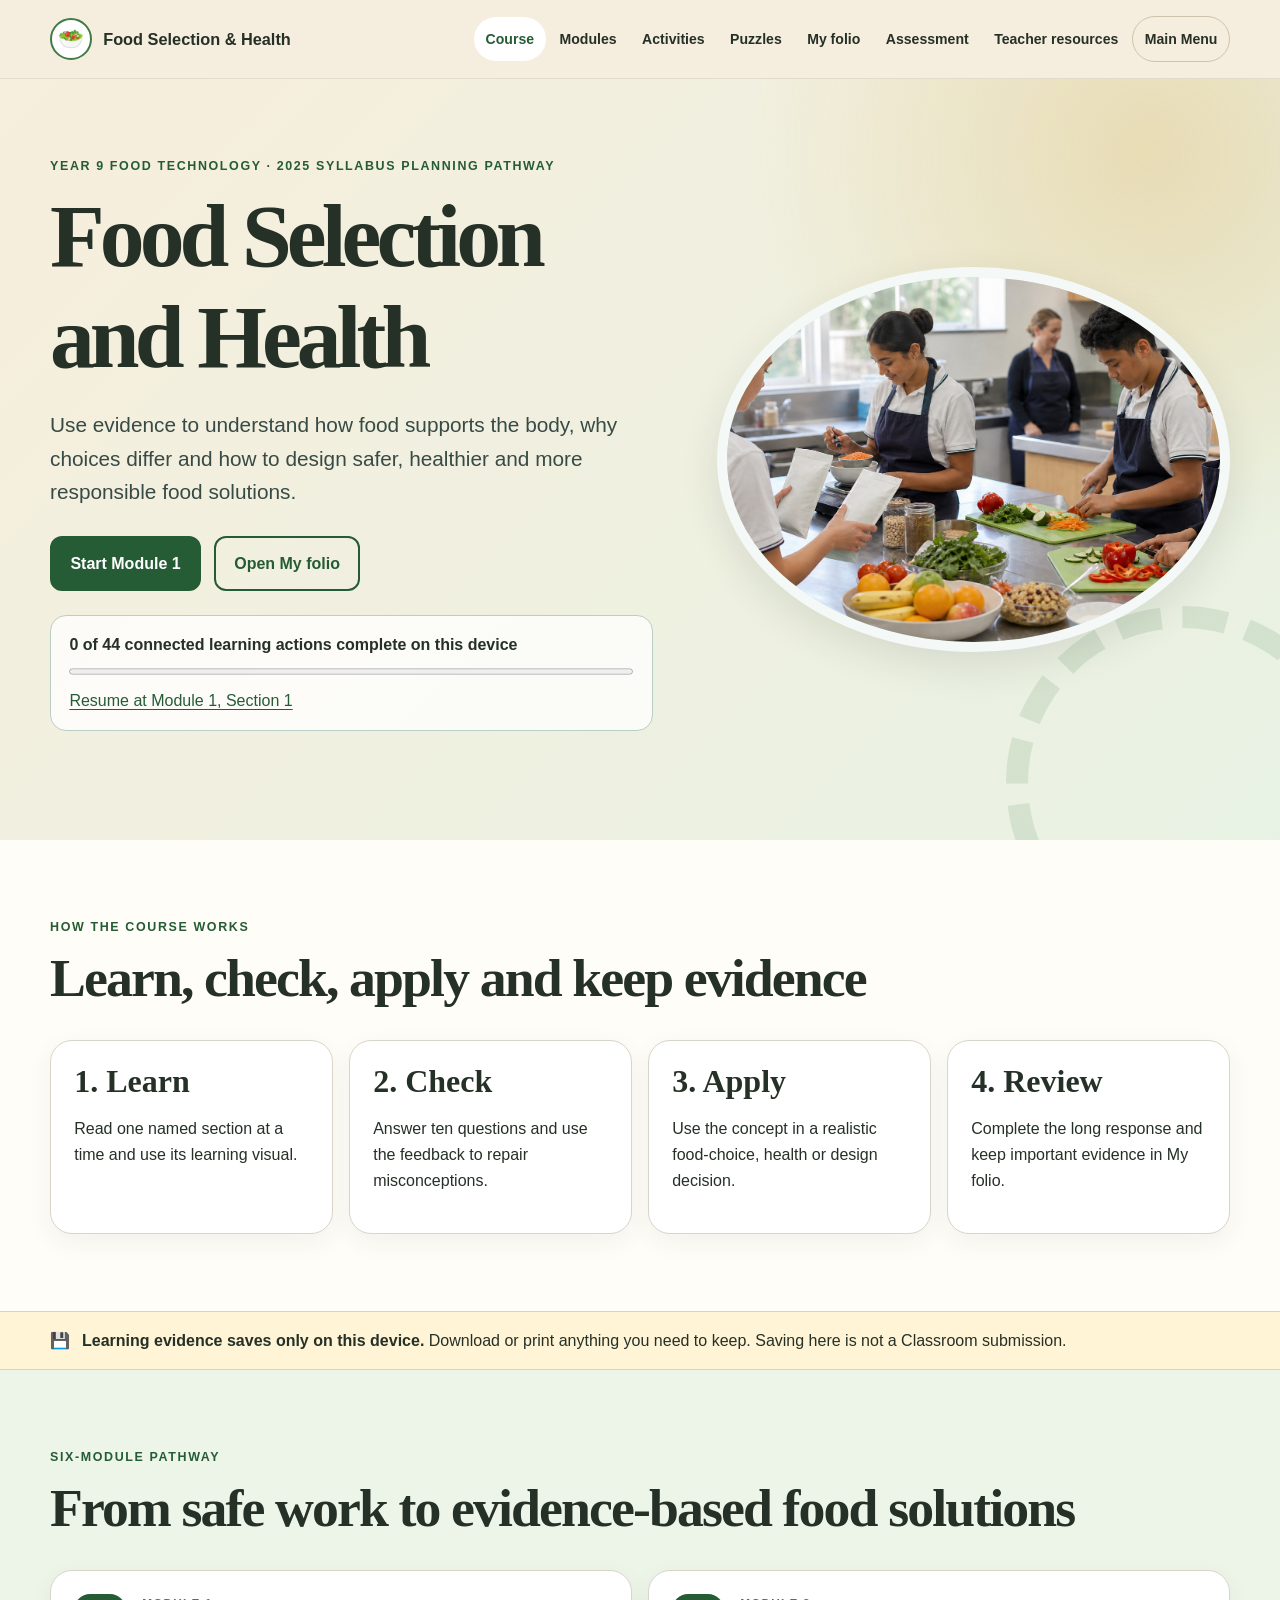
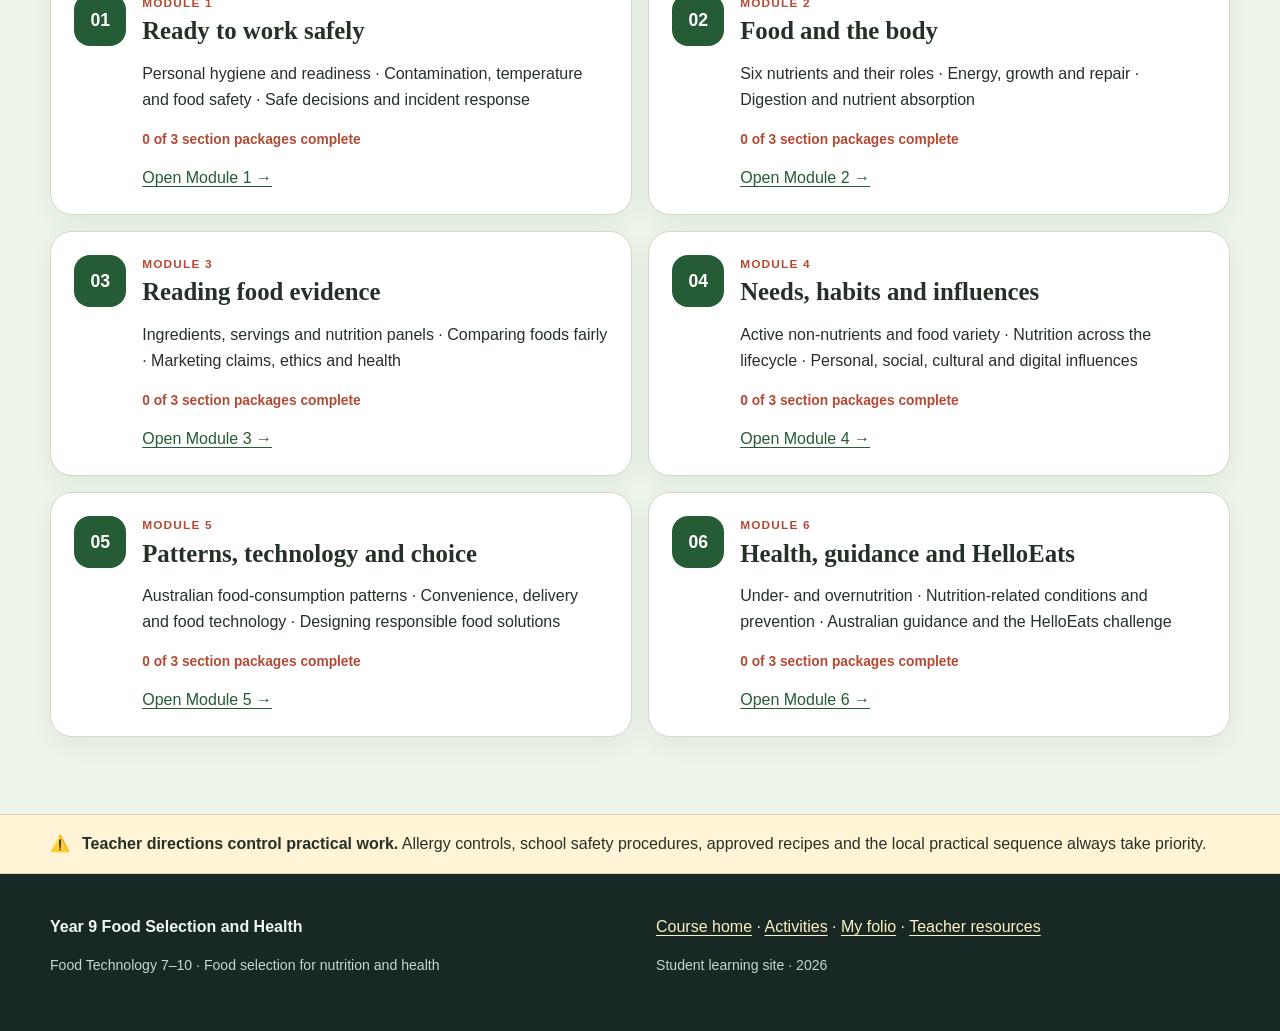
<file: index.html>
<!doctype html>
<html lang="en-AU"><head><meta charset="utf-8"><meta name="viewport" content="width=device-width, initial-scale=1"><meta name="description" content="Year 9 Food Selection and Health, a source-grounded Food Technology guided course."><title>Student Course | Food Selection and Health</title><link rel="stylesheet" href="assets/styles.css?v=20260828-uniform-ellipse"></head>
<body><a class="skip-link" href="#main">Skip to course content</a>
  <header class="site-header"><div class="nav-wrap">
    <a class="brand" href="index.html"><span class="brand-mark" aria-hidden="true">🥗</span><span>Food Selection &amp; Health</span></a>
    <button class="nav-toggle" aria-expanded="false" aria-controls="site-nav">Menu</button>
    <nav class="site-nav" id="site-nav" aria-label="Main navigation">
      <a aria-current="page" href="index.html">Course</a>
      <a href="index.html#modules">Modules</a>
      <a href="activities.html">Activities</a>
      <a href="puzzles.html">Puzzles</a>
      <a href="folio.html">My folio</a>
      <a href="assessment.html">Assessment</a>
      <a href="teacher-resources.html">Teacher resources</a>
      <a href="https://stevencowell.github.io/Main-Page/">Main Menu</a>
    </nav>
  </div></header><main id="main"><section class="hero"><div class="hero-inner"><div><p class="eyebrow">Year 9 Food Technology · 2025 syllabus planning pathway</p><h1>Food Selection and Health</h1><p class="lede">Use evidence to understand how food supports the body, why choices differ and how to design safer, healthier and more responsible food solutions.</p><div class="hero-actions"><a class="button" href="modules/module-01.html">Start Module 1</a><a class="button secondary" href="folio.html">Open My folio</a></div><div class="course-progress-panel"><p data-course-progress>0 of 44 connected learning actions complete on this device</p><progress data-course-progress-bar value="0" max="44">0 of 44</progress><a data-course-resume href="modules/module-01.html#m01-s1-package">Resume at Module 1, Section 1</a></div></div><figure class="hero-image"><img src="assets/food-selection-health-hero.png" alt="Four Year 9 food technology students compare plain packages, measure ingredients and safely prepare vegetables, grains and legumes at a clean classroom bench under teacher supervision."></figure></div></section>
  <section><div class="wrap"><p class="eyebrow">How the course works</p><h2>Learn, check, apply and keep evidence</h2><div class="rhythm-grid"><article class="card"><h3>1. Learn</h3><p>Read one named section at a time and use its learning visual.</p></article><article class="card"><h3>2. Check</h3><p>Answer ten questions and use the feedback to repair misconceptions.</p></article><article class="card"><h3>3. Apply</h3><p>Use the concept in a realistic food-choice, health or design decision.</p></article><article class="card"><h3>4. Review</h3><p>Complete the long response and keep important evidence in My folio.</p></article></div></div></section>
  <div class="save-note"><div class="wrap"><span aria-hidden="true">💾</span><span><strong>Learning evidence saves only on this device.</strong> Download or print anything you need to keep. Saving here is not a Classroom submission.</span></div></div>
  <section class="soft" id="modules"><div class="wrap"><p class="eyebrow">Six-module pathway</p><h2>From safe work to evidence-based food solutions</h2><div class="module-grid"><article class="card module-card"><div class="module-number">01</div><div><p class="module-stage">Module 1</p><h3>Ready to work safely</h3><p>Personal hygiene and readiness · Contamination, temperature and food safety · Safe decisions and incident response</p><p class="card-progress" data-card-progress="m01">0 of 3 section packages complete</p><a href="modules/module-01.html">Open Module 1 <span aria-hidden="true">→</span></a></div></article><article class="card module-card"><div class="module-number">02</div><div><p class="module-stage">Module 2</p><h3>Food and the body</h3><p>Six nutrients and their roles · Energy, growth and repair · Digestion and nutrient absorption</p><p class="card-progress" data-card-progress="m02">0 of 3 section packages complete</p><a href="modules/module-02.html">Open Module 2 <span aria-hidden="true">→</span></a></div></article><article class="card module-card"><div class="module-number">03</div><div><p class="module-stage">Module 3</p><h3>Reading food evidence</h3><p>Ingredients, servings and nutrition panels · Comparing foods fairly · Marketing claims, ethics and health</p><p class="card-progress" data-card-progress="m03">0 of 3 section packages complete</p><a href="modules/module-03.html">Open Module 3 <span aria-hidden="true">→</span></a></div></article><article class="card module-card"><div class="module-number">04</div><div><p class="module-stage">Module 4</p><h3>Needs, habits and influences</h3><p>Active non-nutrients and food variety · Nutrition across the lifecycle · Personal, social, cultural and digital influences</p><p class="card-progress" data-card-progress="m04">0 of 3 section packages complete</p><a href="modules/module-04.html">Open Module 4 <span aria-hidden="true">→</span></a></div></article><article class="card module-card"><div class="module-number">05</div><div><p class="module-stage">Module 5</p><h3>Patterns, technology and choice</h3><p>Australian food-consumption patterns · Convenience, delivery and food technology · Designing responsible food solutions</p><p class="card-progress" data-card-progress="m05">0 of 3 section packages complete</p><a href="modules/module-05.html">Open Module 5 <span aria-hidden="true">→</span></a></div></article><article class="card module-card"><div class="module-number">06</div><div><p class="module-stage">Module 6</p><h3>Health, guidance and HelloEats</h3><p>Under- and overnutrition · Nutrition-related conditions and prevention · Australian guidance and the HelloEats challenge</p><p class="card-progress" data-card-progress="m06">0 of 3 section packages complete</p><a href="modules/module-06.html">Open Module 6 <span aria-hidden="true">→</span></a></div></article></div></div></section>
  <section class="authority-note"><div class="wrap"><span aria-hidden="true">⚠️</span><span><strong>Teacher directions control practical work.</strong> Allergy controls, school safety procedures, approved recipes and the local practical sequence always take priority.</span></div></section></main>
  <footer class="footer"><div class="wrap footer-grid"><div><strong>Year 9 Food Selection and Health</strong><p class="fine">Food Technology 7–10 · Food selection for nutrition and health</p></div><div><a href="index.html">Course home</a> · <a href="activities.html">Activities</a> · <a href="folio.html">My folio</a> · <a href="teacher-resources.html">Teacher resources</a><p class="fine">Student learning site · <span data-year></span></p></div></div></footer><script src="assets/shared.js"></script><script src="assets/course-system-data.js"></script><script src="assets/course-progress.js"></script></body></html>
</file>
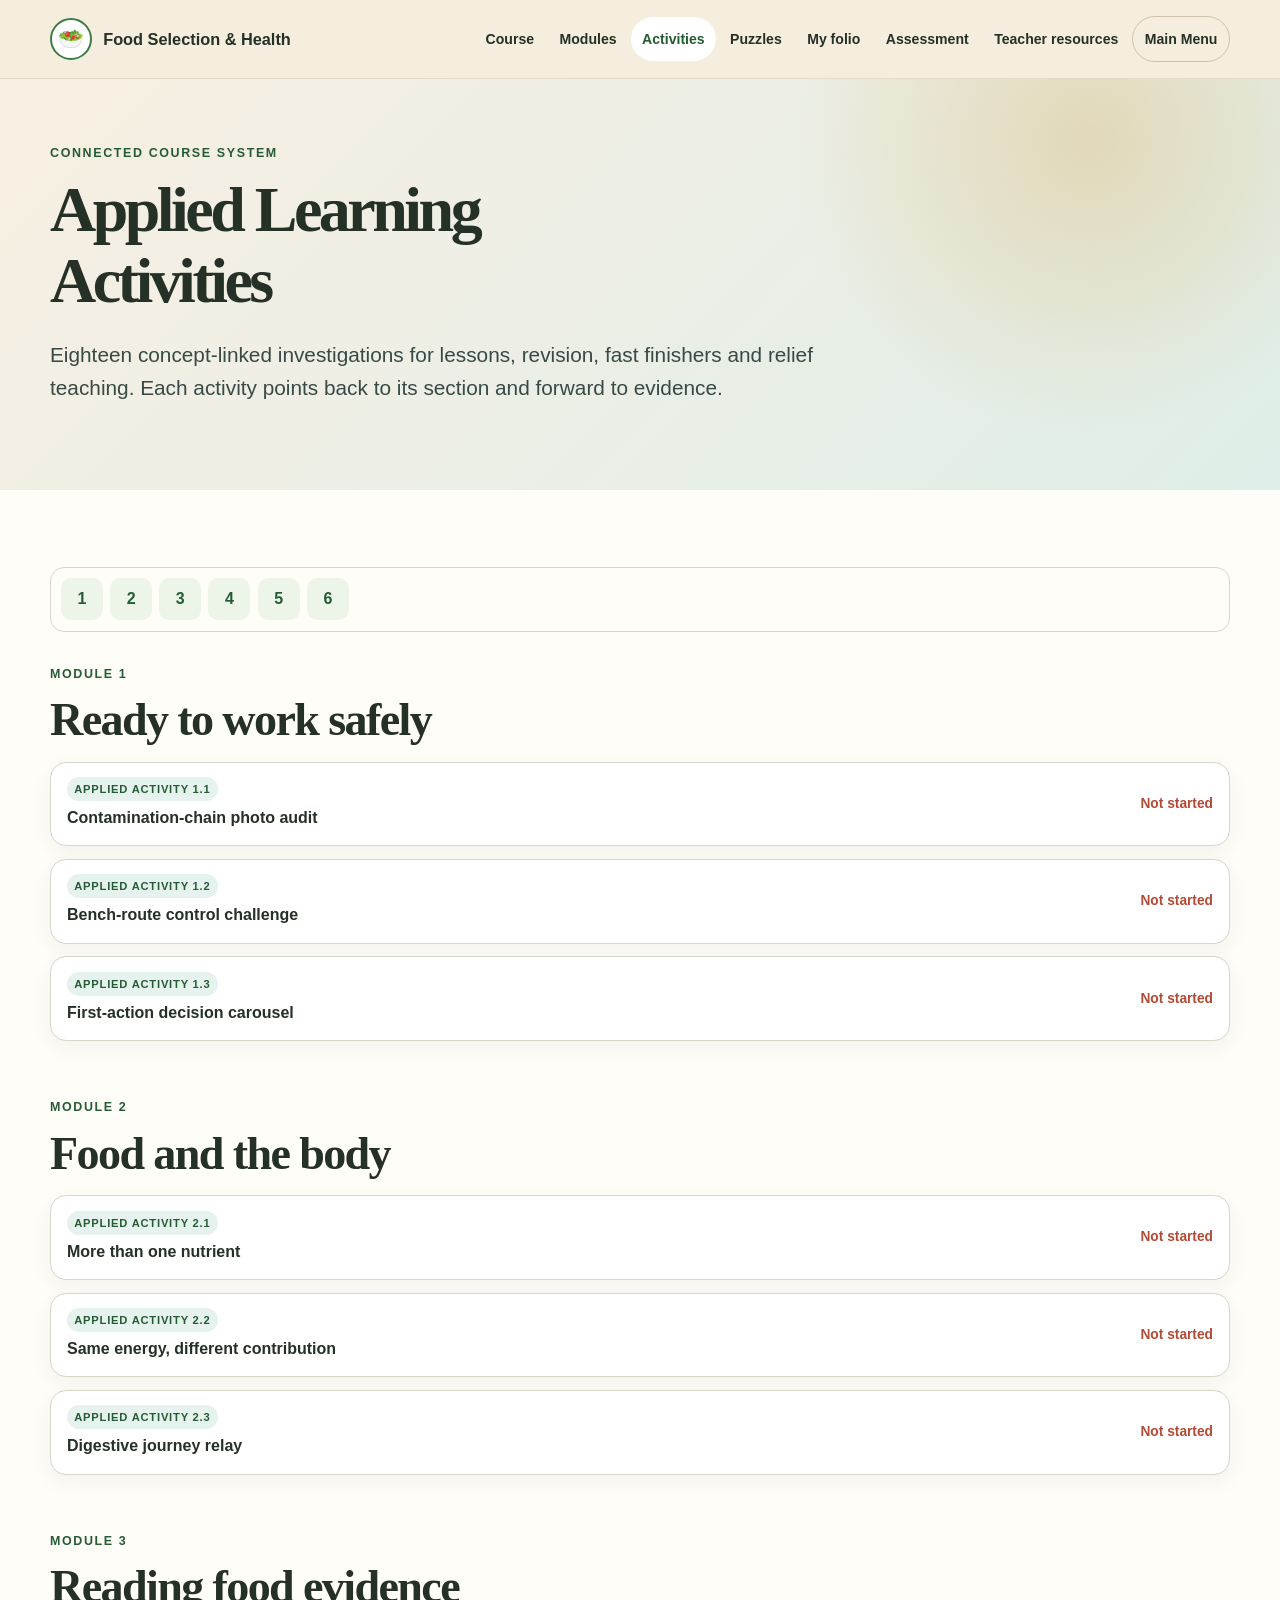
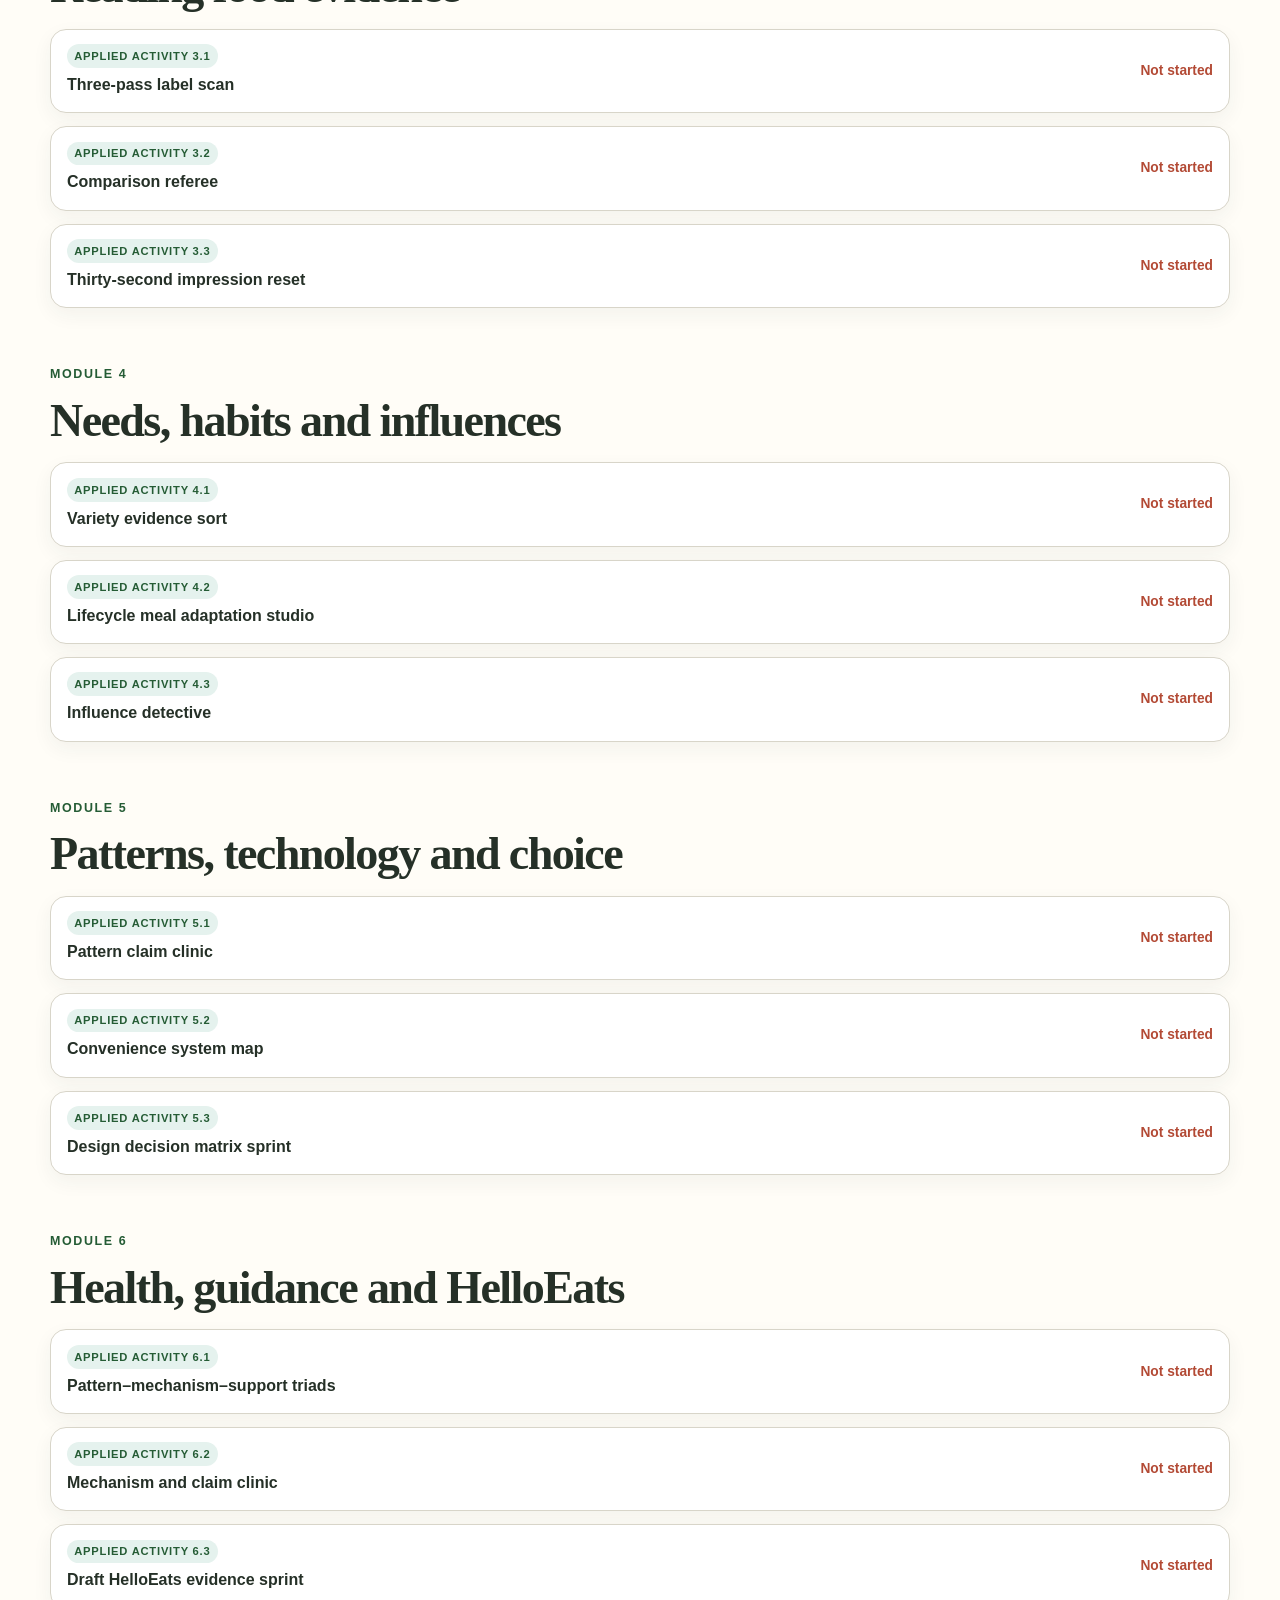
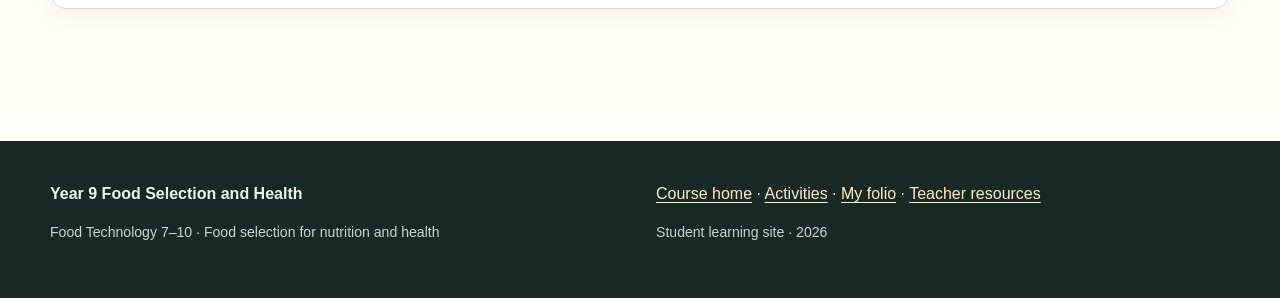
<file: activities.html>
<!doctype html>
<html lang="en-AU"><head><meta charset="utf-8"><meta name="viewport" content="width=device-width, initial-scale=1"><meta name="description" content="Applied Learning Activities for Year 9 Food Selection and Health."><title>Activities | Food Selection and Health</title><link rel="stylesheet" href="assets/styles.css"></head>
<body><a class="skip-link" href="#main">Skip to course content</a>
  <header class="site-header"><div class="nav-wrap">
    <a class="brand" href="index.html"><span class="brand-mark" aria-hidden="true">🥗</span><span>Food Selection &amp; Health</span></a>
    <button class="nav-toggle" aria-expanded="false" aria-controls="site-nav">Menu</button>
    <nav class="site-nav" id="site-nav" aria-label="Main navigation">
      <a href="index.html">Course</a>
      <a href="index.html#modules">Modules</a>
      <a aria-current="page" href="activities.html">Activities</a>
      <a href="puzzles.html">Puzzles</a>
      <a href="folio.html">My folio</a>
      <a href="assessment.html">Assessment</a>
      <a href="teacher-resources.html">Teacher resources</a>
      <a href="https://stevencowell.github.io/Main-Page/">Main Menu</a>
    </nav>
  </div></header><main id="main"><section class="page-hero"><div class="wrap"><p class="eyebrow">Connected course system</p><h1>Applied Learning Activities</h1><p class="lede">Eighteen concept-linked investigations for lessons, revision, fast finishers and relief teaching. Each activity points back to its section and forward to evidence.</p></div></section><section><div class="wrap"><nav class="jump-nav" aria-label="Jump to module"><a href="#m01-activities">1</a><a href="#m02-activities">2</a><a href="#m03-activities">3</a><a href="#m04-activities">4</a><a href="#m05-activities">5</a><a href="#m06-activities">6</a></nav><section class="activity-module-group" id="m01-activities"><p class="eyebrow">Module 1</p><h2>Ready to work safely</h2><details class="activity-card" id="act-m01-s1" data-reflection-activity data-storage-key="tas:stage-5-food-selection-health:activity:act-m01-s1:v1"><summary><span><span class="mechanic-label">Applied activity 1.1</span>Contamination-chain photo audit</span><span data-activity-progress>Not started</span></summary><div class="activity-body"><p class="learning-job"><strong>Purpose:</strong> Practise connecting visible preparation choices to invisible transfer pathways.</p><h3>Materials</h3><ul><li>Section readiness visual</li><li>Three colours of sticky note or a digital annotation tool</li><li>A4 person-to-place checklist</li></ul><aside class="activity-stimulus" data-stimulus-for="act-m01-s1"><p class="mechanic-label">Ready-to-use stimulus</p><p><strong>Scene A — not ready:</strong> A phone has just been used, hair is loose, hands are dry and unwashed, an everyday bag touches the shared bench and the apron is not on.</p><p><strong>Scene B — prepared:</strong> The phone and bag are stored, hair is restrained, hands are washed and dried, a clean apron is on and the cleared work zone is ready.</p></aside><h3>Steps</h3><ol><li>Mark possible biological, physical or allergen sources in the first scene.</li><li>Draw how one contaminant could reach ready-to-eat food.</li><li>Match each arrow to a control in the prepared scene.</li><li>Order the controls by when they should happen.</li><li>Peer-check that every control includes a reason.</li></ol><p><strong>Evidence to keep:</strong> An annotated contamination chain and revised five-point checklist, labelled formative practice.</p><label for="act-m01-s1-response"><strong>Record your claim, evidence and reasoning</strong></label><textarea id="act-m01-s1-response" data-activity-response rows="8" placeholder="Write enough detail for someone else to follow your evidence and decision."></textarea><div class="activity-controls"><p data-activity-status>Not started</p><label><input type="checkbox" data-activity-complete> Mark reviewed and complete</label><button type="button" data-print-activity>Print</button><button type="button" class="text-button" data-reset-activity>Clear</button></div><p class="activity-links"><a href="modules/module-01.html#m01-s1">Return to section 1.1</a> · <a href="folio.html">Open My folio</a></p></div></details><details class="activity-card" id="act-m01-s2" data-reflection-activity data-storage-key="tas:stage-5-food-selection-health:activity:act-m01-s2:v1"><summary><span><span class="mechanic-label">Applied activity 1.2</span>Bench-route control challenge</span><span data-activity-progress>Not started</span></summary><div class="activity-body"><p class="learning-job"><strong>Purpose:</strong> Practise hazard classification and locate controls at real transfer points.</p><h3>Materials</h3><ul><li>Bench visual</li><li>Hazard and control cards</li><li>Timer-history cards</li></ul><h3>Steps</h3><ol><li>Sort hazards as biological, chemical, physical or allergen.</li><li>Place each at its likely source.</li><li>Draw its route to food or a person.</li><li>Place a separation, cleaning, time or temperature control.</li><li>Apply one timer card and defend use, refrigerate or discard.</li></ol><p><strong>Evidence to keep:</strong> An annotated bench map and written defence of one time-temperature decision.</p><label for="act-m01-s2-response"><strong>Record your claim, evidence and reasoning</strong></label><textarea id="act-m01-s2-response" data-activity-response rows="8" placeholder="Write enough detail for someone else to follow your evidence and decision."></textarea><div class="activity-controls"><p data-activity-status>Not started</p><label><input type="checkbox" data-activity-complete> Mark reviewed and complete</label><button type="button" data-print-activity>Print</button><button type="button" class="text-button" data-reset-activity>Clear</button></div><p class="activity-links"><a href="modules/module-01.html#m01-s2">Return to section 1.2</a> · <a href="folio.html">Open My folio</a></p></div></details><details class="activity-card" id="act-m01-s3" data-reflection-activity data-storage-key="tas:stage-5-food-selection-health:activity:act-m01-s3:v1"><summary><span><span class="mechanic-label">Applied activity 1.3</span>First-action decision carousel</span><span data-activity-progress>Not started</span></summary><div class="activity-body"><p class="learning-job"><strong>Purpose:</strong> Rehearse calm, proportionate incident decisions.</p><h3>Materials</h3><ul><li>Four scene cards</li><li>Hazard–risk–control sheet</li><li>Stop, isolate and tell cards</li></ul><aside class="activity-stimulus" data-stimulus-for="act-m01-s3"><p class="mechanic-label">Ready-to-use stimulus</p><ul><li><strong>Card A:</strong> a drink spill crosses a walking path.</li><li><strong>Card B:</strong> an exposed hot tray is left near the bench edge.</li><li><strong>Card C:</strong> small fragments are found beside ready-to-eat food.</li><li><strong>Card D:</strong> a damaged electrical lead is noticed before equipment is switched on.</li></ul><p>For every card, students stop work and act only within their training and the teacher’s directions.</p></aside><h3>Steps</h3><ol><li>Record one observed fact and possible harm per scene.</li><li>Order stop, isolate and tell actions.</li><li>Cross out actions beyond student training.</li><li>Add one preventive workflow change.</li><li>Peer-check that the change breaks the pathway.</li></ol><p><strong>Evidence to keep:</strong> Four decision records and one expanded before-and-after redesign.</p><label for="act-m01-s3-response"><strong>Record your claim, evidence and reasoning</strong></label><textarea id="act-m01-s3-response" data-activity-response rows="8" placeholder="Write enough detail for someone else to follow your evidence and decision."></textarea><div class="activity-controls"><p data-activity-status>Not started</p><label><input type="checkbox" data-activity-complete> Mark reviewed and complete</label><button type="button" data-print-activity>Print</button><button type="button" class="text-button" data-reset-activity>Clear</button></div><p class="activity-links"><a href="modules/module-01.html#m01-s3">Return to section 1.3</a> · <a href="folio.html">Open My folio</a></p></div></details></section><section class="activity-module-group" id="m02-activities"><p class="eyebrow">Module 2</p><h2>Food and the body</h2><details class="activity-card" id="act-m02-s1" data-reflection-activity data-storage-key="tas:stage-5-food-selection-health:activity:act-m02-s1:v1"><summary><span><span class="mechanic-label">Applied activity 2.1</span>More than one nutrient</span><span data-activity-progress>Not started</span></summary><div class="activity-body"><p class="learning-job"><strong>Purpose:</strong> Break the one-food–one-nutrient misconception.</p><h3>Materials</h3><ul><li>Food-image cards</li><li>Nutrient labels</li><li>Three-function sorting mat</li></ul><h3>Steps</h3><ol><li>Choose six foods from at least four food groups.</li><li>Attach at least two defensible nutrient labels to each.</li><li>Place foods across one or more function zones.</li><li>Find two foods with one overlapping function but different profiles.</li><li>Explain why removing an entire group reduces variety.</li></ol><p><strong>Evidence to keep:</strong> A photographed sorting mat and 100-word explanation of one complementary pairing.</p><label for="act-m02-s1-response"><strong>Record your claim, evidence and reasoning</strong></label><textarea id="act-m02-s1-response" data-activity-response rows="8" placeholder="Write enough detail for someone else to follow your evidence and decision."></textarea><div class="activity-controls"><p data-activity-status>Not started</p><label><input type="checkbox" data-activity-complete> Mark reviewed and complete</label><button type="button" data-print-activity>Print</button><button type="button" class="text-button" data-reset-activity>Clear</button></div><p class="activity-links"><a href="modules/module-02.html#m02-s1">Return to section 2.1</a> · <a href="folio.html">Open My folio</a></p></div></details><details class="activity-card" id="act-m02-s2" data-reflection-activity data-storage-key="tas:stage-5-food-selection-health:activity:act-m02-s2:v1"><summary><span><span class="mechanic-label">Applied activity 2.2</span>Same energy, different contribution</span><span data-activity-progress>Not started</span></summary><div class="activity-body"><p class="learning-job"><strong>Purpose:</strong> Combine label evidence with meal context.</p><h3>Materials</h3><ul><li>Two de-identified panels</li><li>Context cards</li><li>Comparison frame</li></ul><aside class="activity-stimulus" data-stimulus-for="act-m02-s2"><p class="mechanic-label">Ready-to-use stimulus</p><p><strong>Fictional context:</strong> Alex eats lunch at 1.00 pm and has an 80-minute sport session at 3.30 pm. A cool pack and drinking water are available. Allergies, cultural needs and medical requirements are not supplied.</p><ul><li><strong>Option A:</strong> wholegrain chicken-and-salad wrap, plain yoghurt, banana and water.</li><li><strong>Option B:</strong> cheese-and-cracker snack pack, apple purée pouch, 300 mL flavoured milk and water.</li></ul><p>Decide which better fits this context, then name the portion or label evidence still needed. Do not judge from energy alone.</p></aside><h3>Steps</h3><ol><li>Check whether stated serves match.</li><li>Compare per 100 g, then planned serve.</li><li>List useful contributions from each option.</li><li>Draw a context and select the stronger fit.</li><li>Draw a new context and reconsider.</li></ol><p><strong>Evidence to keep:</strong> A comparison frame with two context-dependent decisions.</p><label for="act-m02-s2-response"><strong>Record your claim, evidence and reasoning</strong></label><textarea id="act-m02-s2-response" data-activity-response rows="8" placeholder="Write enough detail for someone else to follow your evidence and decision."></textarea><div class="activity-controls"><p data-activity-status>Not started</p><label><input type="checkbox" data-activity-complete> Mark reviewed and complete</label><button type="button" data-print-activity>Print</button><button type="button" class="text-button" data-reset-activity>Clear</button></div><p class="activity-links"><a href="modules/module-02.html#m02-s2">Return to section 2.2</a> · <a href="folio.html">Open My folio</a></p></div></details><details class="activity-card" id="act-m02-s3" data-reflection-activity data-storage-key="tas:stage-5-food-selection-health:activity:act-m02-s3:v1"><summary><span><span class="mechanic-label">Applied activity 2.3</span>Digestive journey relay</span><span data-activity-progress>Not started</span></summary><div class="activity-body"><p class="learning-job"><strong>Purpose:</strong> Rehearse organ order and separate movement, digestion and absorption.</p><h3>Materials</h3><ul><li>Organ cards</li><li>Process cards</li><li>Molecule cards</li><li>Flowchart template</li></ul><h3>Steps</h3><ol><li>Arrange organ cards in order.</li><li>Attach movement, mechanical and chemical processes.</li><li>Transform food into smaller molecule cards where justified.</li><li>Move absorbable molecules into blood or lymph lanes.</li><li>Explain and correct one misplaced card.</li></ol><p><strong>Evidence to keep:</strong> An annotated pathway and explanation of why the small intestine is the main absorption site.</p><label for="act-m02-s3-response"><strong>Record your claim, evidence and reasoning</strong></label><textarea id="act-m02-s3-response" data-activity-response rows="8" placeholder="Write enough detail for someone else to follow your evidence and decision."></textarea><div class="activity-controls"><p data-activity-status>Not started</p><label><input type="checkbox" data-activity-complete> Mark reviewed and complete</label><button type="button" data-print-activity>Print</button><button type="button" class="text-button" data-reset-activity>Clear</button></div><p class="activity-links"><a href="modules/module-02.html#m02-s3">Return to section 2.3</a> · <a href="folio.html">Open My folio</a></p></div></details></section><section class="activity-module-group" id="m03-activities"><p class="eyebrow">Module 3</p><h2>Reading food evidence</h2><details class="activity-card" id="act-m03-s1" data-reflection-activity data-storage-key="tas:stage-5-food-selection-health:activity:act-m03-s1:v1"><summary><span><span class="mechanic-label">Applied activity 3.1</span>Three-pass label scan</span><span data-activity-progress>Not started</span></summary><div class="activity-body"><p class="learning-job"><strong>Purpose:</strong> Build an efficient routine for safety, comparison and portion evidence.</p><h3>Materials</h3><ul><li>Two fictional practice labels supplied below</li><li>Three-pass sheet</li><li>Highlighters</li></ul><aside class="activity-stimulus" data-stimulus-for="act-m03-s1"><p class="mechanic-label">Ready-to-use stimulus</p><p><strong>All values are fictional practice data—not real products.</strong></p><div class="stimulus-grid"><p><strong>Plain yoghurt A</strong><br>Serve 170 g; one serve per pack. Per serve / per 100 g: energy 510 / 300 kJ; protein 11.9 / 7.0 g; total fat 4.3 / 2.5 g; saturated fat 2.7 / 1.6 g; carbohydrate 8.5 / 5.0 g; sugars 8.5 / 5.0 g; sodium 85 / 50 mg. Ingredients: milk, milk solids, cream, live cultures. Contains milk. Use by 10 Sep 20XX. Keep refrigerated at or below 5 °C. Claim: no added sugar; contains naturally occurring milk sugars.</p><p><strong>Vanilla yoghurt B</strong><br>Serve 125 g; one serve per pack. Per serve / per 100 g: energy 500 / 400 kJ; protein 5.6 / 4.5 g; total fat 3.0 / 2.4 g; saturated fat 1.9 / 1.5 g; carbohydrate 17.5 / 14.0 g; sugars 16.3 / 13.0 g; sodium 75 / 60 mg. Ingredients: milk, sugar, milk solids, cream, natural vanilla flavour, live cultures. Contains milk. Use by 10 Sep 20XX. Keep refrigerated at or below 5 °C.</p></div></aside><h3>Steps</h3><ol><li>Highlight allergens, date and storage.</li><li>Circle serve size and compare per 100 g.</li><li>Underline the first three ingredients and sugar terms.</li><li>Write one supported conclusion per pass.</li><li>Write one tempting but unsupported conclusion.</li></ol><p><strong>Evidence to keep:</strong> Two annotated labels and an evidence-versus-inference record.</p><label for="act-m03-s1-response"><strong>Record your claim, evidence and reasoning</strong></label><textarea id="act-m03-s1-response" data-activity-response rows="8" placeholder="Write enough detail for someone else to follow your evidence and decision."></textarea><div class="activity-controls"><p data-activity-status>Not started</p><label><input type="checkbox" data-activity-complete> Mark reviewed and complete</label><button type="button" data-print-activity>Print</button><button type="button" class="text-button" data-reset-activity>Clear</button></div><p class="activity-links"><a href="modules/module-03.html#m03-s1">Return to section 3.1</a> · <a href="folio.html">Open My folio</a></p></div></details><details class="activity-card" id="act-m03-s2" data-reflection-activity data-storage-key="tas:stage-5-food-selection-health:activity:act-m03-s2:v1"><summary><span><span class="mechanic-label">Applied activity 3.2</span>Comparison referee</span><span data-activity-progress>Not started</span></summary><div class="activity-body"><p class="learning-job"><strong>Purpose:</strong> Detect and repair unfair label comparisons.</p><h3>Materials</h3><ul><li>Four flawed claims</li><li>Two fictional panels</li><li>Referee checklist</li></ul><aside class="activity-stimulus" data-stimulus-for="act-m03-s2"><p class="mechanic-label">Ready-to-use stimulus</p><p><strong>Fair-comparison purpose:</strong> Choose one yoghurt component for a portable lunch. Use fictional labels A and B from activity 3.1. Compare per 100 g first, then the whole tub. Cold storage and the milk allergen apply to both.</p></aside><h3>Steps</h3><ol><li>Identify the hidden purpose or missing audience.</li><li>Check product and amount comparability.</li><li>Circle conclusions based on unequal serves or one number.</li><li>Rewrite using per 100 g and a realistic portion.</li><li>Issue a conditional decision and name one gap.</li></ol><p><strong>Evidence to keep:</strong> Four corrected claims and one fully worked referee decision.</p><label for="act-m03-s2-response"><strong>Record your claim, evidence and reasoning</strong></label><textarea id="act-m03-s2-response" data-activity-response rows="8" placeholder="Write enough detail for someone else to follow your evidence and decision."></textarea><div class="activity-controls"><p data-activity-status>Not started</p><label><input type="checkbox" data-activity-complete> Mark reviewed and complete</label><button type="button" data-print-activity>Print</button><button type="button" class="text-button" data-reset-activity>Clear</button></div><p class="activity-links"><a href="modules/module-03.html#m03-s2">Return to section 3.2</a> · <a href="folio.html">Open My folio</a></p></div></details><details class="activity-card" id="act-m03-s3" data-reflection-activity data-storage-key="tas:stage-5-food-selection-health:activity:act-m03-s3:v1"><summary><span><span class="mechanic-label">Applied activity 3.3</span>Thirty-second impression reset</span><span data-activity-progress>Not started</span></summary><div class="activity-body"><p class="learning-job"><strong>Purpose:</strong> Make persuasive framing visible before full evaluation.</p><h3>Materials</h3><ul><li>Fictional promotion</li><li>Timer</li><li>Claim–evidence–omission table</li><li>Official links</li></ul><aside class="activity-stimulus" data-stimulus-for="act-m03-s3"><p class="mechanic-label">Ready-to-use stimulus</p><p><strong>Fictional practice ad — Berry Crunch:</strong> “Made with real berries.” “Natural energy.” “Fuel your best.”</p><p><strong>Ingredients:</strong> wholegrain oats 42%, yoghurt-style coating 26% [sugar, vegetable oil, milk powder], sugar, rice crisps, berry purée 2%, honey, flavour and salt. Contains gluten-containing oats and milk; may contain peanuts and tree nuts.</p><p><strong>Evidence check:</strong> Berry purée is 2%. “Fuel your best” has no defined performance measure. “Natural” is not explained.</p></aside><h3>Steps</h3><ol><li>View for thirty seconds and record three impressions.</li><li>Label each as evidence, inference or feeling.</li><li>Check two claims against label or official evidence.</li><li>Add one omitted health, audience or environment question.</li><li>Rewrite the promotion more fairly.</li></ol><p><strong>Evidence to keep:</strong> Before-and-after impressions, evidence table and revised ethical promotion.</p><label for="act-m03-s3-response"><strong>Record your claim, evidence and reasoning</strong></label><textarea id="act-m03-s3-response" data-activity-response rows="8" placeholder="Write enough detail for someone else to follow your evidence and decision."></textarea><div class="activity-controls"><p data-activity-status>Not started</p><label><input type="checkbox" data-activity-complete> Mark reviewed and complete</label><button type="button" data-print-activity>Print</button><button type="button" class="text-button" data-reset-activity>Clear</button></div><p class="activity-links"><a href="modules/module-03.html#m03-s3">Return to section 3.3</a> · <a href="folio.html">Open My folio</a></p></div></details></section><section class="activity-module-group" id="m04-activities"><p class="eyebrow">Module 4</p><h2>Needs, habits and influences</h2><details class="activity-card" id="act-m04-s1" data-reflection-activity data-storage-key="tas:stage-5-food-selection-health:activity:act-m04-s1:v1"><summary><span><span class="mechanic-label">Applied activity 4.1</span>Variety evidence sort</span><span data-activity-progress>Not started</span></summary><div class="activity-body"><p class="learning-job"><strong>Purpose:</strong> Practise matching observable food features to defensible contributions while rejecting exaggerated claims.</p><h3>Materials</h3><ul><li>Printed or digital food-photo cards</li><li>Contribution cards: fibre, water, colour variety, food-group variety</li><li>Claim cards, including two deliberately exaggerated examples</li></ul><aside class="activity-stimulus" data-stimulus-for="act-m04-s1"><p class="mechanic-label">Ready-to-use stimulus</p><ul><li>“This purple smoothie detoxes your body overnight.”</li><li>“One spoonful of chia prevents heart disease.”</li></ul><p>Repair each fictional claim using cautious evidence language such as <em>contributes to</em>, <em>supports</em> or <em>may</em>.</p></aside><h3>Steps</h3><ol><li>Sort food photos by more than one possible contribution.</li><li>Match each group to a cautious evidence statement.</li><li>Identify and rewrite the two exaggerated claims.</li><li>Redesign one familiar snack by adding variety for a named purpose.</li><li>Peer-check whether the reason is accurate, realistic and non-moralising.</li></ol><p><strong>Evidence to keep:</strong> One annotated sort, two corrected claims and a photographed or written snack redesign saved as formative practice.</p><label for="act-m04-s1-response"><strong>Record your claim, evidence and reasoning</strong></label><textarea id="act-m04-s1-response" data-activity-response rows="8" placeholder="Write enough detail for someone else to follow your evidence and decision."></textarea><div class="activity-controls"><p data-activity-status>Not started</p><label><input type="checkbox" data-activity-complete> Mark reviewed and complete</label><button type="button" data-print-activity>Print</button><button type="button" class="text-button" data-reset-activity>Clear</button></div><p class="activity-links"><a href="modules/module-04.html#m04-s1">Return to section 4.1</a> · <a href="folio.html">Open My folio</a></p></div></details><details class="activity-card" id="act-m04-s2" data-reflection-activity data-storage-key="tas:stage-5-food-selection-health:activity:act-m04-s2:v1"><summary><span><span class="mechanic-label">Applied activity 4.2</span>Lifecycle meal adaptation studio</span><span data-activity-progress>Not started</span></summary><div class="activity-body"><p class="learning-job"><strong>Purpose:</strong> Practise adapting one base food idea for different stated contexts without assuming ability, taste or health status.</p><h3>Materials</h3><ul><li>Four fictional, privacy-safe user cards</li><li>One adaptable base-meal card</li><li>Design-chain worksheet or digital template</li><li>Australian Guide to Healthy Eating reference</li></ul><aside class="activity-stimulus" data-stimulus-for="act-m04-s2"><p class="mechanic-label">Ready-to-use stimulus</p><p><strong>Base idea:</strong> bean, roast-vegetable and cheese wrap with water.</p><ul><li><strong>Case A:</strong> Jordan, 14, has ten minutes for lunch, carries an insulated bag and has sport after school. They prefer familiar savoury foods. Budget, allergies and cultural needs are not supplied.</li><li><strong>Case B:</strong> Ari, 72, eats lunch at home, prefers softer textures and an easy-to-hold serve, and enjoys eating with family. Medical, allergy and cultural requirements are not supplied.</li></ul><p>Use stated facts only. Circle every unknown rather than filling it with a stereotype.</p></aside><h3>Steps</h3><ol><li>Underline facts in each user card and circle unknowns.</li><li>Choose two users and identify a distinct design priority for each.</li><li>Adapt the base meal using ingredients, texture, portion, portability or preparation features.</li><li>Annotate the reason for each change and one practical check.</li><li>Swap designs and flag any stereotype or unsupported prescription.</li></ol><p><strong>Evidence to keep:</strong> Two annotated adaptations plus a peer-review note showing one confirmed need and one unresolved assumption.</p><label for="act-m04-s2-response"><strong>Record your claim, evidence and reasoning</strong></label><textarea id="act-m04-s2-response" data-activity-response rows="8" placeholder="Write enough detail for someone else to follow your evidence and decision."></textarea><div class="activity-controls"><p data-activity-status>Not started</p><label><input type="checkbox" data-activity-complete> Mark reviewed and complete</label><button type="button" data-print-activity>Print</button><button type="button" class="text-button" data-reset-activity>Clear</button></div><p class="activity-links"><a href="modules/module-04.html#m04-s2">Return to section 4.2</a> · <a href="folio.html">Open My folio</a></p></div></details><details class="activity-card" id="act-m04-s3" data-reflection-activity data-storage-key="tas:stage-5-food-selection-health:activity:act-m04-s3:v1"><summary><span><span class="mechanic-label">Applied activity 4.3</span>Influence detective</span><span data-activity-progress>Not started</span></summary><div class="activity-body"><p class="learning-job"><strong>Purpose:</strong> Rehearse identifying, connecting and evaluating the influences inside one everyday decision.</p><h3>Materials</h3><ul><li>Central choice photo or scenario</li><li>Colour-coded influence labels</li><li>Claim-check mini-card</li><li>Pause-check-decide template</li></ul><aside class="activity-stimulus" data-stimulus-for="act-m04-s3"><p class="mechanic-label">Ready-to-use stimulus</p><p><strong>Fictional sponsored post:</strong> “GlowSip: detox your day. Zero guilt. 20% off for the next 10 minutes. Tap to order.” Ingredients, serve size, total price and evidence for “detox” are not shown.</p></aside><h3>Steps</h3><ol><li>Describe the scene without judging the person.</li><li>Place at least five influence labels and allow one cue to sit in two categories.</li><li>Draw arrows between influences that reinforce or conflict.</li><li>Check one digital or marketing message using source, purpose, evidence and missing information.</li><li>Complete pause-check-decide and compare a partner's equally defensible alternative.</li></ol><p><strong>Evidence to keep:</strong> An annotated influence map, one checked claim and a concise decision reflection saved as formative practice.</p><label for="act-m04-s3-response"><strong>Record your claim, evidence and reasoning</strong></label><textarea id="act-m04-s3-response" data-activity-response rows="8" placeholder="Write enough detail for someone else to follow your evidence and decision."></textarea><div class="activity-controls"><p data-activity-status>Not started</p><label><input type="checkbox" data-activity-complete> Mark reviewed and complete</label><button type="button" data-print-activity>Print</button><button type="button" class="text-button" data-reset-activity>Clear</button></div><p class="activity-links"><a href="modules/module-04.html#m04-s3">Return to section 4.3</a> · <a href="folio.html">Open My folio</a></p></div></details></section><section class="activity-module-group" id="m05-activities"><p class="eyebrow">Module 5</p><h2>Patterns, technology and choice</h2><details class="activity-card" id="act-m05-s1" data-reflection-activity data-storage-key="tas:stage-5-food-selection-health:activity:act-m05-s1:v1"><summary><span><span class="mechanic-label">Applied activity 5.1</span>Pattern claim clinic</span><span data-activity-progress>Not started</span></summary><div class="activity-body"><p class="learning-job"><strong>Purpose:</strong> Practise turning government data into accurate claims, limits and testable design opportunities.</p><h3>Materials</h3><ul><li>Current ABS excerpt supplied below</li><li>Claim cards</li><li>Scope-and-limit checklist</li><li>Design-response canvas</li></ul><aside class="activity-stimulus" data-stimulus-for="act-m05-s1"><p class="mechanic-label">Ready-to-use stimulus</p><p><strong>ABS data card — Australian children aged 2–17, 2023:</strong> 2.1% met the vegetables, legumes and beans recommendation; 50.7% met the fruit recommendation.</p><p><strong>Limit:</strong> These are national estimates for a broad age group. They do not describe this school, explain causes or judge an individual.</p><p><strong>Source:</strong> <a href="https://www.abs.gov.au/statistics/health/food-and-nutrition/consumption-food-groups-australian-dietary-guidelines/latest-release">Australian Bureau of Statistics, Consumption of food groups from the Australian Dietary Guidelines</a>, released 10 July 2026.</p></aside><h3>Steps</h3><ol><li>Mark source, population, date, measure and unit.</li><li>Sort claim cards into supported, overgeneralised or unsupported.</li><li>Repair two overgeneralised claims using cautious wording.</li><li>Identify one barrier the data suggests and one it does not prove.</li><li>Draft a small design response and a success measure.</li></ol><p><strong>Evidence to keep:</strong> A checked data excerpt, two repaired claims and one proportionate response canvas saved as formative practice.</p><label for="act-m05-s1-response"><strong>Record your claim, evidence and reasoning</strong></label><textarea id="act-m05-s1-response" data-activity-response rows="8" placeholder="Write enough detail for someone else to follow your evidence and decision."></textarea><div class="activity-controls"><p data-activity-status>Not started</p><label><input type="checkbox" data-activity-complete> Mark reviewed and complete</label><button type="button" data-print-activity>Print</button><button type="button" class="text-button" data-reset-activity>Clear</button></div><p class="activity-links"><a href="modules/module-05.html#m05-s1">Return to section 5.1</a> · <a href="folio.html">Open My folio</a></p></div></details><details class="activity-card" id="act-m05-s2" data-reflection-activity data-storage-key="tas:stage-5-food-selection-health:activity:act-m05-s2:v1"><summary><span><span class="mechanic-label">Applied activity 5.2</span>Convenience system map</span><span data-activity-progress>Not started</span></summary><div class="activity-body"><p class="learning-job"><strong>Purpose:</strong> Make the technologies, decisions and control points behind one convenience food visible.</p><h3>Materials</h3><ul><li>Convenience-food case card</li><li>Stage cards from production to eating</li><li>Benefit, risk and trade-off tokens</li><li>FSANZ or NSW Food Authority reference extract</li></ul><aside class="activity-stimulus" data-stimulus-for="act-m05-s2"><p class="mechanic-label">Ready-to-use stimulus</p><p><strong>Fictional context:</strong> Casey wants a vegetable-and-chickpea rice bowl at home within 30 minutes. A microwave and fridge are available. Budget, allergies and preferences still need confirmation.</p><ul><li><strong>Home-assembled:</strong> microwave brown rice, frozen mixed vegetables, canned chickpeas and yoghurt-herb sauce; about 12 minutes; ingredient and storage information available; one can and two food packs.</li><li><strong>Delivered:</strong> a similar bowl from a nearby café; estimated 25–40 minutes; single-use bowl and bag; ingredients, allergen controls, portion and arrival temperature not yet confirmed.</li></ul><p>Map both through sourcing, preparation, packaging, transport, handover and storage/eating.</p></aside><h3>Steps</h3><ol><li>Sequence the stages from production to eating.</li><li>Attach a technology and intended benefit to each relevant stage.</li><li>Place safety, cost, access and waste tokens where they arise.</li><li>Identify one control point that cannot be skipped.</li><li>Redesign one stage to improve responsibility while preserving the main convenience benefit.</li></ol><p><strong>Evidence to keep:</strong> A photographed or digital system map and a two-part redesign justification saved as formative practice.</p><label for="act-m05-s2-response"><strong>Record your claim, evidence and reasoning</strong></label><textarea id="act-m05-s2-response" data-activity-response rows="8" placeholder="Write enough detail for someone else to follow your evidence and decision."></textarea><div class="activity-controls"><p data-activity-status>Not started</p><label><input type="checkbox" data-activity-complete> Mark reviewed and complete</label><button type="button" data-print-activity>Print</button><button type="button" class="text-button" data-reset-activity>Clear</button></div><p class="activity-links"><a href="modules/module-05.html#m05-s2">Return to section 5.2</a> · <a href="folio.html">Open My folio</a></p></div></details><details class="activity-card" id="act-m05-s3" data-reflection-activity data-storage-key="tas:stage-5-food-selection-health:activity:act-m05-s3:v1"><summary><span><span class="mechanic-label">Applied activity 5.3</span>Design decision matrix sprint</span><span data-activity-progress>Not started</span></summary><div class="activity-body"><p class="learning-job"><strong>Purpose:</strong> Practise comparing alternatives fairly and making an evidence-based selection before practical work.</p><h3>Materials</h3><ul><li>Privacy-safe user brief</li><li>Three concept cards</li><li>Weighted decision matrix</li><li>Food label and safety evidence pack</li></ul><aside class="activity-stimulus" data-stimulus-for="act-m05-s3"><p class="mechanic-label">Ready-to-use stimulus</p><p><strong>Fictional brief:</strong> Jamie needs a cold school lunch for 1.00 pm. An insulated bag is available, the ingredient-cost target is no more than $5 and home assembly time is 15 minutes. Allergies, cultural needs and medical requirements are not supplied and must be checked before any practical.</p><ul><li>Concept A: chickpea-and-vegetable wrap.</li><li>Concept B: brown-rice, bean and vegetable salad.</li><li>Concept C: yoghurt, oat and fruit pot with a separate savoury vegetable component.</li></ul><p>These are concepts, not approved recipes. Set criteria, compare fairly and name the practical evidence still required.</p></aside><h3>Steps</h3><ol><li>Turn the brief into criteria and constraints.</li><li>Assign a transparent importance weighting to each criterion.</li><li>Score three concepts and record evidence for every score.</li><li>Stress-test the leading concept against one changed constraint.</li><li>Write a recommendation and one prototype test rather than treating the score as automatic truth.</li></ol><p><strong>Evidence to keep:</strong> A completed decision matrix, evidence notes and a stress-tested recommendation saved as formative practice.</p><label for="act-m05-s3-response"><strong>Record your claim, evidence and reasoning</strong></label><textarea id="act-m05-s3-response" data-activity-response rows="8" placeholder="Write enough detail for someone else to follow your evidence and decision."></textarea><div class="activity-controls"><p data-activity-status>Not started</p><label><input type="checkbox" data-activity-complete> Mark reviewed and complete</label><button type="button" data-print-activity>Print</button><button type="button" class="text-button" data-reset-activity>Clear</button></div><p class="activity-links"><a href="modules/module-05.html#m05-s3">Return to section 5.3</a> · <a href="folio.html">Open My folio</a></p></div></details></section><section class="activity-module-group" id="m06-activities"><p class="eyebrow">Module 6</p><h2>Health, guidance and HelloEats</h2><details class="activity-card" id="act-m06-s1" data-reflection-activity data-storage-key="tas:stage-5-food-selection-health:activity:act-m06-s1:v1"><summary><span><span class="mechanic-label">Applied activity 6.1</span>Pattern–mechanism–support triads</span><span data-activity-progress>Not started</span></summary><div class="activity-body"><p class="learning-job"><strong>Purpose:</strong> Practise separating observed evidence, a possible nutrition mechanism and a safe response.</p><h3>Materials</h3><ul><li>Fictional case cards</li><li>Pattern cards</li><li>Mechanism cards</li><li>Support and not-in-my-role cards</li></ul><aside class="activity-stimulus" data-stimulus-for="act-m06-s1"><p class="mechanic-label">Ready-to-use stimulus</p><p><strong>All cases are fictional.</strong> Describe evidence, use <em>may</em> or <em>could</em>, and do not diagnose or comment on bodies.</p><ul><li><strong>Case 1:</strong> Across ten school days, Morgan’s record shows no breakfast on seven days and crackers only at lunch on four days because household food ran short. Morgan reports afternoon tiredness. No diagnosis or test result is supplied.</li><li><strong>Case 2:</strong> Across fourteen evenings, a household record includes large takeaway serves and sweet drinks on nine nights during late-work weeks. Portion actually eaten, activity, sleep, medicines and health data are unknown.</li><li><strong>Case 3:</strong> Taylor’s two-week record shows regular food occasions but a narrow range dominated by refined-grain snacks and sweet drinks; legumes, wholegrains, fruit and vegetables appear rarely. Total energy needs and medical information are unknown.</li></ul></aside><h3>Steps</h3><ol><li>Underline only observable evidence in each case.</li><li>Match a possible mechanism using may or could language.</li><li>Add context cards that might strengthen or weaken the interpretation.</li><li>Select a respectful food-system support and an appropriate help pathway.</li><li>Reject any diagnosis, body judgement, guarantee or public disclosure card and explain why.</li></ol><p><strong>Evidence to keep:</strong> Three completed evidence–mechanism–support triads with a boundary explanation saved as formative practice.</p><label for="act-m06-s1-response"><strong>Record your claim, evidence and reasoning</strong></label><textarea id="act-m06-s1-response" data-activity-response rows="8" placeholder="Write enough detail for someone else to follow your evidence and decision."></textarea><div class="activity-controls"><p data-activity-status>Not started</p><label><input type="checkbox" data-activity-complete> Mark reviewed and complete</label><button type="button" data-print-activity>Print</button><button type="button" class="text-button" data-reset-activity>Clear</button></div><p class="activity-links"><a href="modules/module-06.html#m06-s1">Return to section 6.1</a> · <a href="folio.html">Open My folio</a></p></div></details><details class="activity-card" id="act-m06-s2" data-reflection-activity data-storage-key="tas:stage-5-food-selection-health:activity:act-m06-s2:v1"><summary><span><span class="mechanic-label">Applied activity 6.2</span>Mechanism and claim clinic</span><span data-activity-progress>Not started</span></summary><div class="activity-body"><p class="learning-job"><strong>Purpose:</strong> Practise building accurate risk explanations and repairing diagnostic, stigmatising or guaranteed-prevention claims.</p><h3>Materials</h3><ul><li>Condition mechanism cards</li><li>Risk and protective factor cards</li><li>Claim cards</li><li>Professional-boundary prompt</li></ul><aside class="activity-stimulus" data-stimulus-for="act-m06-s2"><p class="mechanic-label">Ready-to-use stimulus</p><p><strong>Mechanism starters:</strong> use the section 6.2 explanations for anaemia, cardiovascular health, bone health and type 2 diabetes. For one condition, record the normal body-system job, a possible nutrition mechanism, interacting modifiable and non-modifiable factors, a cautious protective action and the limit of a Year 9 conclusion.</p></aside><h3>Steps</h3><ol><li>Build one body-system mechanism chain.</li><li>Sort factors into modifiable, non-modifiable, environmental or needs-more-context.</li><li>Identify three overclaims or stigmatising statements.</li><li>Rewrite each using supports, contributes to or can reduce risk.</li><li>Add an inclusive design response and a private help pathway.</li></ol><p><strong>Evidence to keep:</strong> One mechanism chain, a classified factor set and three repaired claims saved as formative practice.</p><label for="act-m06-s2-response"><strong>Record your claim, evidence and reasoning</strong></label><textarea id="act-m06-s2-response" data-activity-response rows="8" placeholder="Write enough detail for someone else to follow your evidence and decision."></textarea><div class="activity-controls"><p data-activity-status>Not started</p><label><input type="checkbox" data-activity-complete> Mark reviewed and complete</label><button type="button" data-print-activity>Print</button><button type="button" class="text-button" data-reset-activity>Clear</button></div><p class="activity-links"><a href="modules/module-06.html#m06-s2">Return to section 6.2</a> · <a href="folio.html">Open My folio</a></p></div></details><details class="activity-card" id="act-m06-s3" data-reflection-activity data-storage-key="tas:stage-5-food-selection-health:activity:act-m06-s3:v1"><summary><span><span class="mechanic-label">Applied activity 6.3</span>Draft HelloEats evidence sprint</span><span data-activity-progress>Not started</span></summary><div class="activity-body"><p class="learning-job"><strong>Purpose:</strong> Integrate guidance, label comparison and responsible design while keeping formative practice separate from formal task conditions.</p><h3>Materials</h3><ul><li>Fictional user and occasion card</li><li>Two similar product labels</li><li>Australian Guide to Healthy Eating reference</li><li>Draft concept canvas</li><li>Current-notification check strip</li></ul><aside class="activity-stimulus" data-stimulus-for="act-m06-s3"><p class="mechanic-label">Ready-to-use stimulus</p><p><strong>Use each tool for its own job:</strong></p><ul><li><strong>AGHE:</strong> plan food-group variety across an eating pattern.</li><li><strong>Nutrition panel:</strong> compare energy and selected nutrients per 100 g or 100 mL, then per planned serve.</li><li><strong>Ingredient list and allergen declaration:</strong> identify contents and safety information.</li><li><strong>Health Star Rating:</strong> one aid for comparing similar packaged foods, not a whole-diet verdict.</li><li><strong>Current teacher-issued notification:</strong> the only source for dates, marks, submission and practical conditions.</li></ul><p>Reuse the paired fictional yoghurt labels from activities 3.1 and 3.2 as the component-comparison evidence. This site activity remains formative and is not submission.</p></aside><h3>Steps</h3><ol><li>Turn the fictional user card into criteria and constraints.</li><li>Compare the two labels using per 100 g or mL, serve, ingredients and rating only where appropriate.</li><li>Sketch a ready-to-eat concept and annotate food-group, appeal, cost and packaging decisions.</li><li>Add safety and allergen confirmation points without inventing a practical recipe.</li><li>Complete the status strip: formative evidence, not submitted, and formal conditions come only from the current teacher-issued notification.</li></ol><p><strong>Evidence to keep:</strong> A draft concept canvas, completed product comparison and explicit status strip saved as formative practice only.</p><label for="act-m06-s3-response"><strong>Record your claim, evidence and reasoning</strong></label><textarea id="act-m06-s3-response" data-activity-response rows="8" placeholder="Write enough detail for someone else to follow your evidence and decision."></textarea><div class="activity-controls"><p data-activity-status>Not started</p><label><input type="checkbox" data-activity-complete> Mark reviewed and complete</label><button type="button" data-print-activity>Print</button><button type="button" class="text-button" data-reset-activity>Clear</button></div><p class="activity-links"><a href="modules/module-06.html#m06-s3">Return to section 6.3</a> · <a href="folio.html">Open My folio</a></p></div></details></section></div></section></main>
  <footer class="footer"><div class="wrap footer-grid"><div><strong>Year 9 Food Selection and Health</strong><p class="fine">Food Technology 7–10 · Food selection for nutrition and health</p></div><div><a href="index.html">Course home</a> · <a href="activities.html">Activities</a> · <a href="folio.html">My folio</a> · <a href="teacher-resources.html">Teacher resources</a><p class="fine">Student learning site · <span data-year></span></p></div></div></footer><script src="assets/shared.js"></script><script src="assets/activity-bank.js"></script></body></html>
</file>
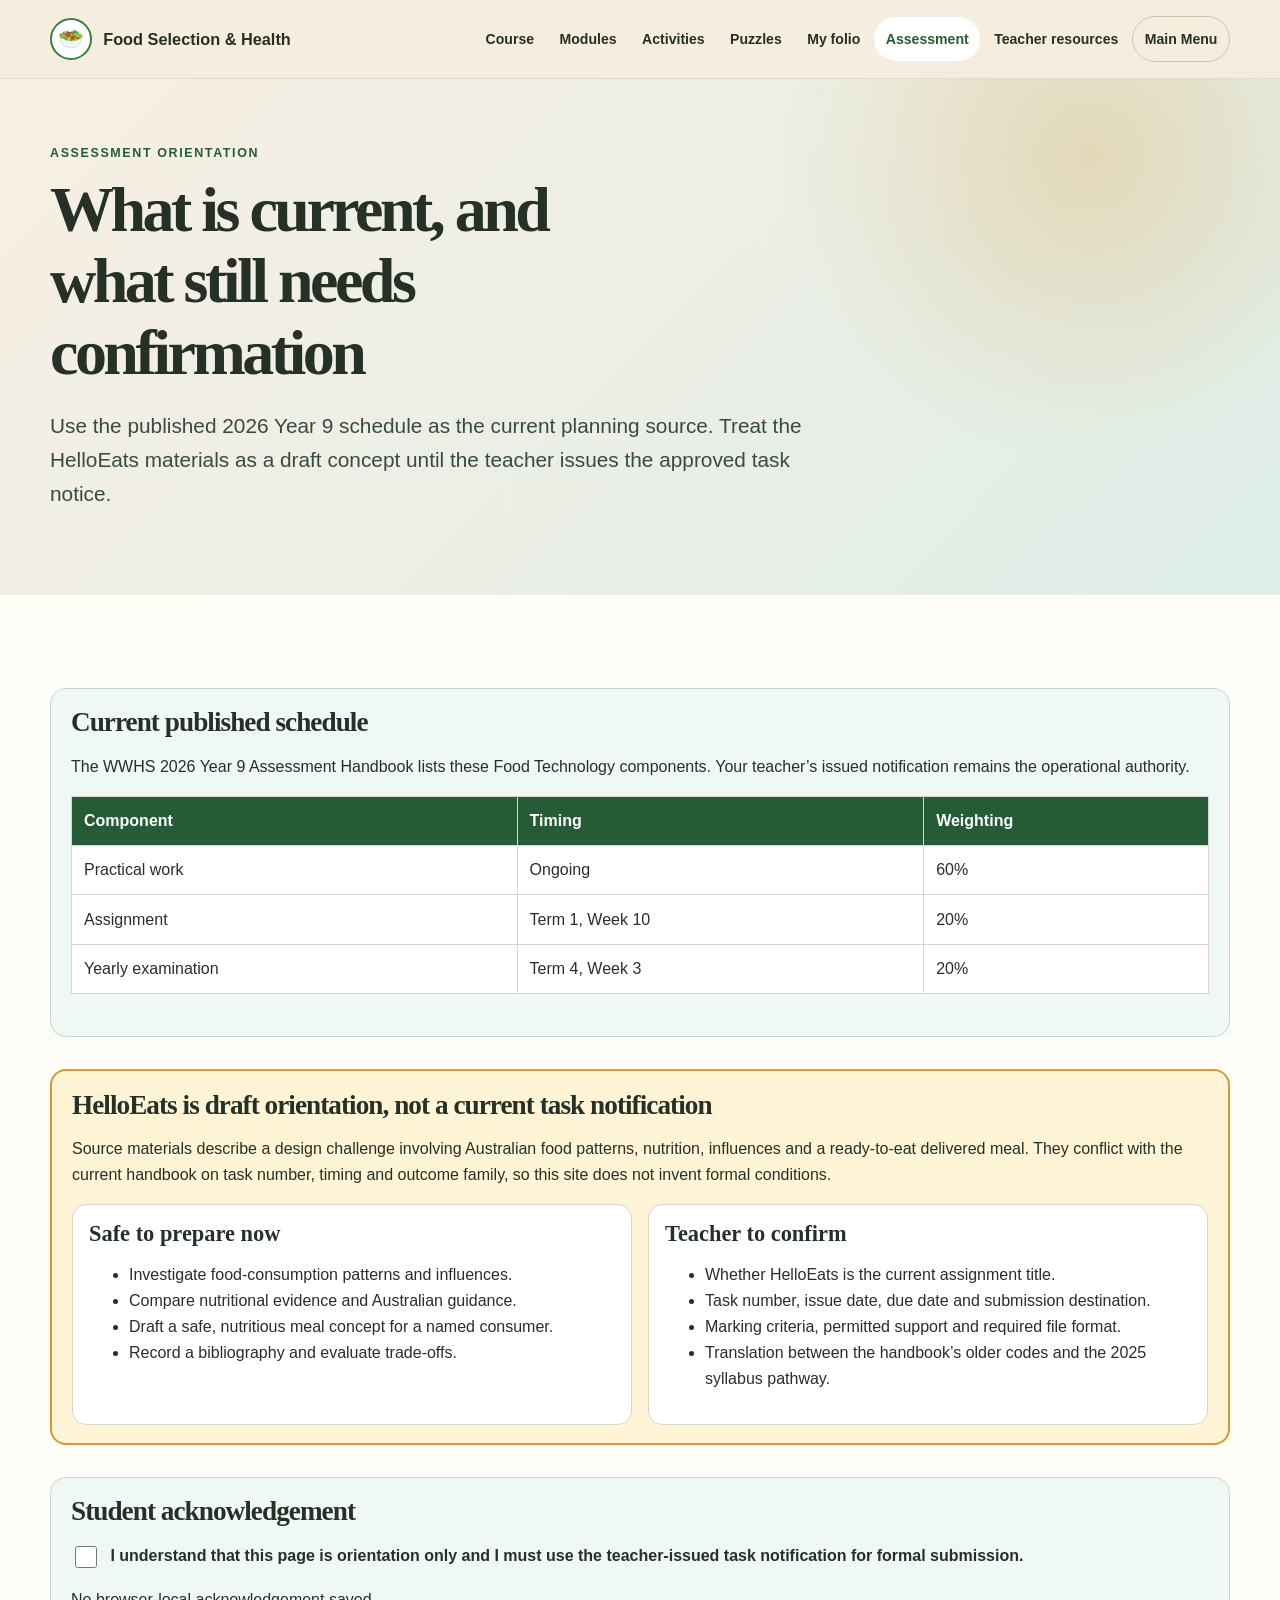
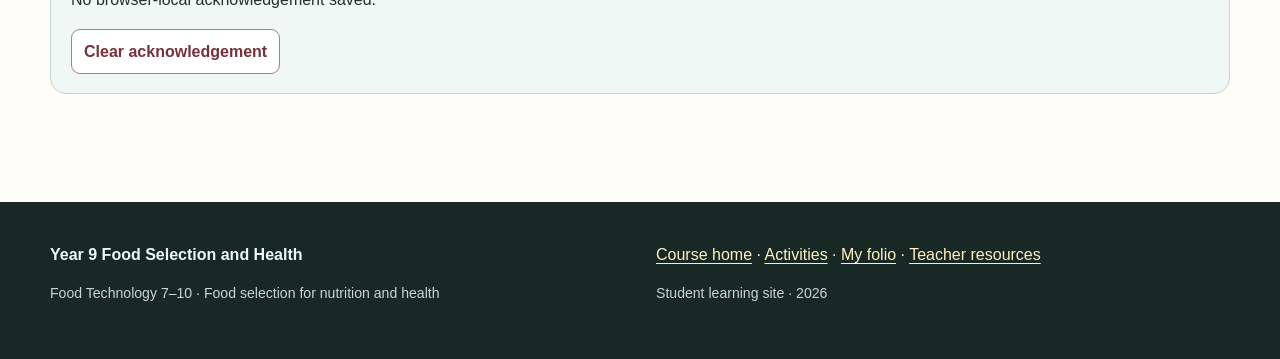
<file: assessment.html>
<!doctype html>
<html lang="en-AU"><head><meta charset="utf-8"><meta name="viewport" content="width=device-width, initial-scale=1"><meta name="description" content="Assessment orientation for Year 9 Food Selection and Health."><title>Assessment | Food Selection and Health</title><link rel="stylesheet" href="assets/styles.css"></head>
<body><a class="skip-link" href="#main">Skip to course content</a>
  <header class="site-header"><div class="nav-wrap">
    <a class="brand" href="index.html"><span class="brand-mark" aria-hidden="true">🥗</span><span>Food Selection &amp; Health</span></a>
    <button class="nav-toggle" aria-expanded="false" aria-controls="site-nav">Menu</button>
    <nav class="site-nav" id="site-nav" aria-label="Main navigation">
      <a href="index.html">Course</a>
      <a href="index.html#modules">Modules</a>
      <a href="activities.html">Activities</a>
      <a href="puzzles.html">Puzzles</a>
      <a href="folio.html">My folio</a>
      <a aria-current="page" href="assessment.html">Assessment</a>
      <a href="teacher-resources.html">Teacher resources</a>
      <a href="https://stevencowell.github.io/Main-Page/">Main Menu</a>
    </nav>
  </div></header><main id="main"><section class="page-hero"><div class="wrap"><p class="eyebrow">Assessment orientation</p><h1>What is current, and what still needs confirmation</h1><p class="lede">Use the published 2026 Year 9 schedule as the current planning source. Treat the HelloEats materials as a draft concept until the teacher issues the approved task notice.</p></div></section><section><div class="wrap"><section class="authority-panel"><h2>Current published schedule</h2><p>The WWHS 2026 Year 9 Assessment Handbook lists these Food Technology components. Your teacher’s issued notification remains the operational authority.</p><table class="evidence-table"><thead><tr><th>Component</th><th>Timing</th><th>Weighting</th></tr></thead><tbody><tr><td>Practical work</td><td>Ongoing</td><td>60%</td></tr><tr><td>Assignment</td><td>Term 1, Week 10</td><td>20%</td></tr><tr><td>Yearly examination</td><td>Term 4, Week 3</td><td>20%</td></tr></tbody></table></section><section class="assessment-warning"><h2>HelloEats is draft orientation, not a current task notification</h2><p>Source materials describe a design challenge involving Australian food patterns, nutrition, influences and a ready-to-eat delivered meal. They conflict with the current handbook on task number, timing and outcome family, so this site does not invent formal conditions.</p><div class="confirm-grid"><article><h3>Safe to prepare now</h3><ul><li>Investigate food-consumption patterns and influences.</li><li>Compare nutritional evidence and Australian guidance.</li><li>Draft a safe, nutritious meal concept for a named consumer.</li><li>Record a bibliography and evaluate trade-offs.</li></ul></article><article><h3>Teacher to confirm</h3><ul><li>Whether HelloEats is the current assignment title.</li><li>Task number, issue date, due date and submission destination.</li><li>Marking criteria, permitted support and required file format.</li><li>Translation between the handbook’s older codes and the 2025 syllabus pathway.</li></ul></article></div></section><section class="read-panel"><h2>Student acknowledgement</h2><label><input type="checkbox" data-assessment-read> I understand that this page is orientation only and I must use the teacher-issued task notification for formal submission.</label><p data-assessment-read-status>No browser-local acknowledgement saved.</p><button class="text-button" type="button" data-assessment-reset>Clear acknowledgement</button></section></div></section></main>
  <footer class="footer"><div class="wrap footer-grid"><div><strong>Year 9 Food Selection and Health</strong><p class="fine">Food Technology 7–10 · Food selection for nutrition and health</p></div><div><a href="index.html">Course home</a> · <a href="activities.html">Activities</a> · <a href="folio.html">My folio</a> · <a href="teacher-resources.html">Teacher resources</a><p class="fine">Student learning site · <span data-year></span></p></div></div></footer><script src="assets/shared.js"></script><script src="assets/assessment.js"></script></body></html>
</file>
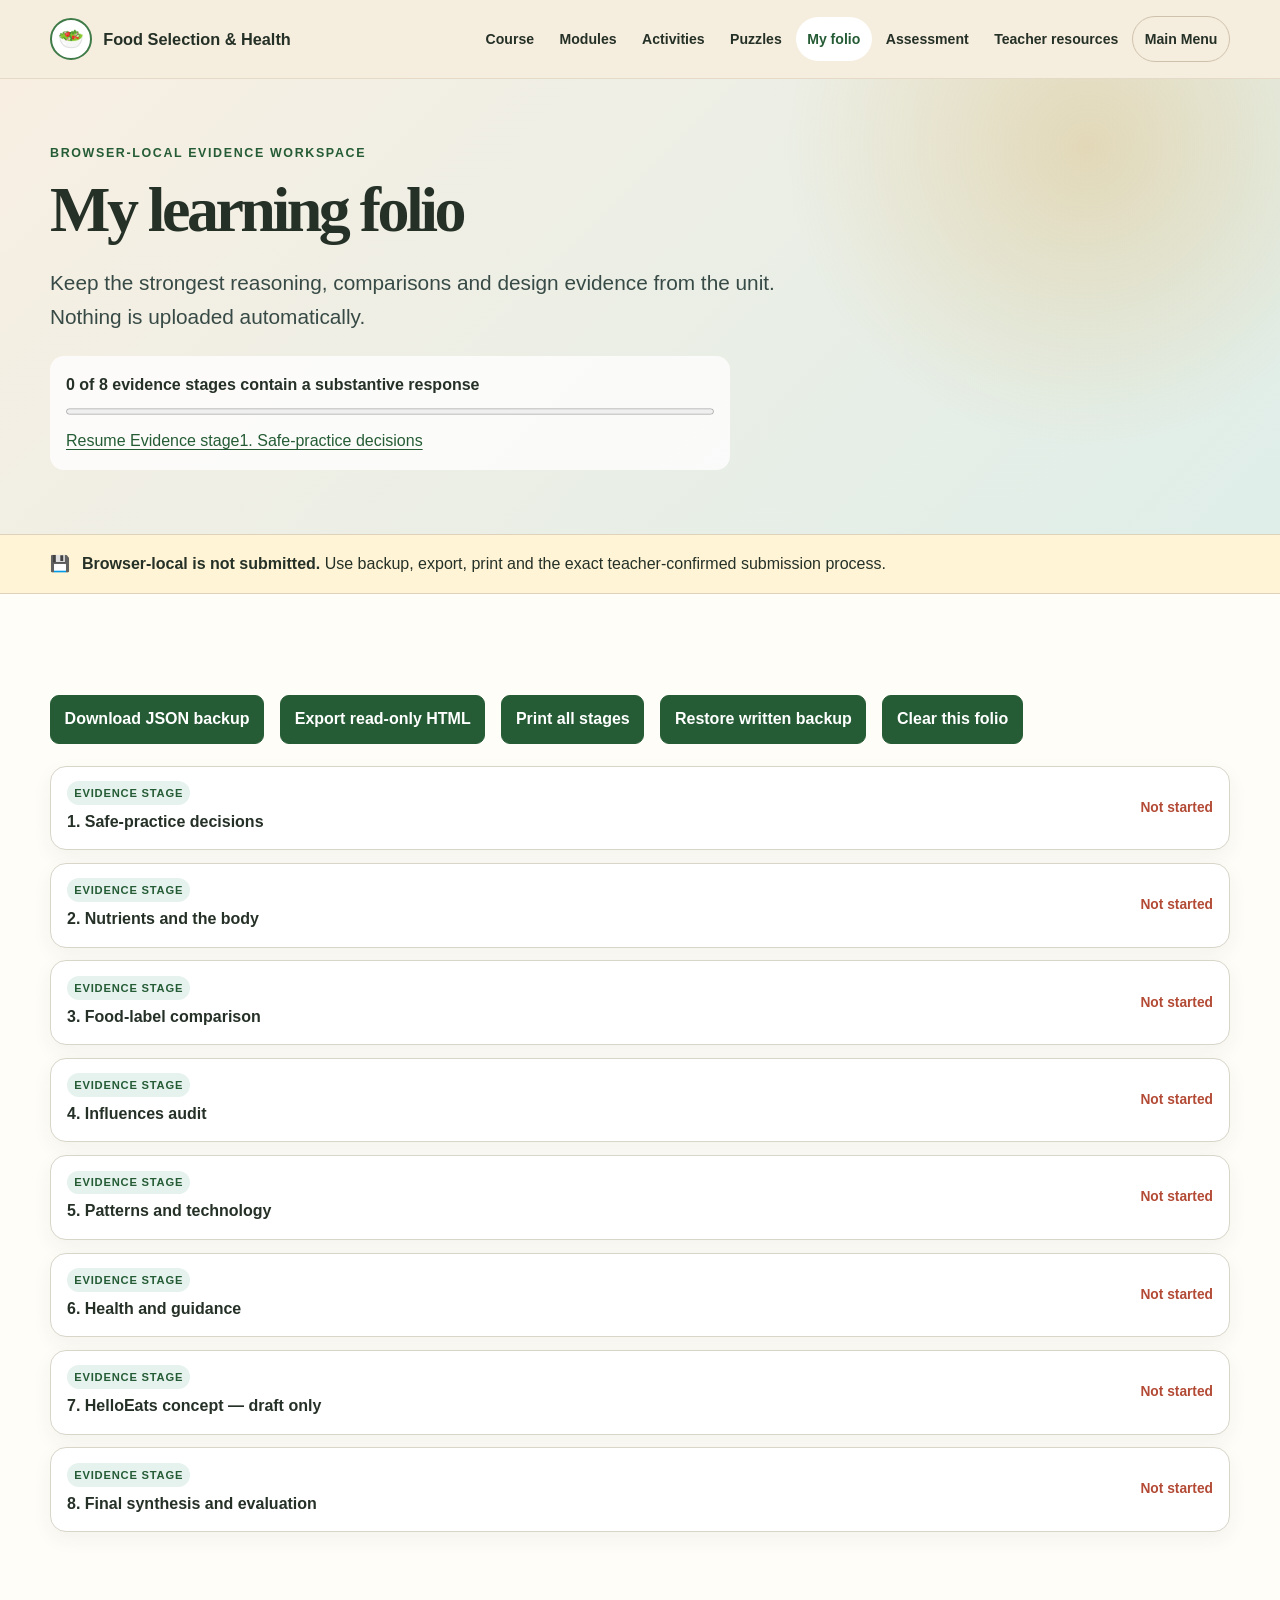
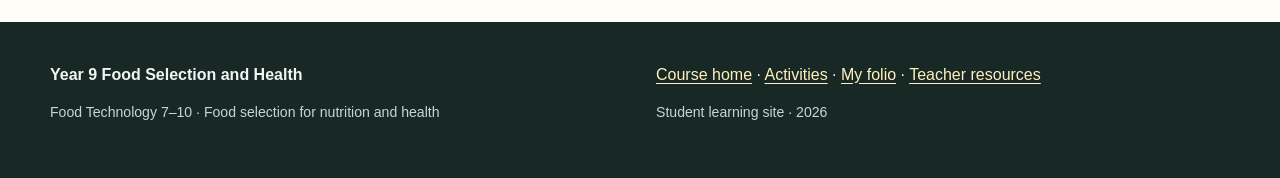
<file: folio.html>
<!doctype html>
<html lang="en-AU"><head><meta charset="utf-8"><meta name="viewport" content="width=device-width, initial-scale=1"><meta name="description" content="Browser-local learning folio for Year 9 Food Selection and Health."><title>My folio | Food Selection and Health</title><link rel="stylesheet" href="assets/styles.css"></head>
<body><a class="skip-link" href="#main">Skip to course content</a>
  <header class="site-header"><div class="nav-wrap">
    <a class="brand" href="index.html"><span class="brand-mark" aria-hidden="true">🥗</span><span>Food Selection &amp; Health</span></a>
    <button class="nav-toggle" aria-expanded="false" aria-controls="site-nav">Menu</button>
    <nav class="site-nav" id="site-nav" aria-label="Main navigation">
      <a href="index.html">Course</a>
      <a href="index.html#modules">Modules</a>
      <a href="activities.html">Activities</a>
      <a href="puzzles.html">Puzzles</a>
      <a aria-current="page" href="folio.html">My folio</a>
      <a href="assessment.html">Assessment</a>
      <a href="teacher-resources.html">Teacher resources</a>
      <a href="https://stevencowell.github.io/Main-Page/">Main Menu</a>
    </nav>
  </div></header><main id="main"><section class="page-hero"><div class="wrap"><p class="eyebrow">Browser-local evidence workspace</p><h1>My learning folio</h1><p class="lede">Keep the strongest reasoning, comparisons and design evidence from the unit. Nothing is uploaded automatically.</p><div class="folio-progress"><p data-folio-progress>0 of 8 evidence stages contain a substantive response</p><progress data-folio-progress-bar value="0" max="8">0 of 8</progress><a data-folio-resume href="#f01-safe-practice">Resume the first stage</a></div></div></section><div class="save-note"><div class="wrap"><span aria-hidden="true">💾</span><span><strong>Browser-local is not submitted.</strong> Use backup, export, print and the exact teacher-confirmed submission process.</span></div></div><section><div class="wrap"><div class="folio-toolbar"><button type="button" data-folio-backup>Download JSON backup</button><button type="button" data-folio-export>Export read-only HTML</button><button type="button" data-folio-print>Print all stages</button><label class="file-button" for="folio-restore">Restore written backup</label><input id="folio-restore" type="file" accept="application/json,.json" data-folio-restore><button class="text-button" type="button" data-folio-reset>Clear this folio</button></div><p data-export-message class="fine"></p><p data-restore-message class="fine"></p><details class="folio-stage" id="f01-safe-practice" data-folio-stage="f01-safe-practice" data-status-draft="Draft saved on this device" data-status-ready="Substantive evidence ready to review"><summary><span><span class="status-pill">Evidence stage</span>1. Safe-practice decisions</span><span data-folio-card-progress>Not started</span></summary><div class="folio-stage-body"><p class="folio-brief">Use evidence from Module 1 to explain one hazard, the control you used or would use, and how the response protects people.</p><label for="f01-safe-practice-response">Student evidence</label><textarea id="f01-safe-practice-response" data-folio-response rows="10" placeholder="Write a clear claim, evidence and explanation."></textarea><section class="folio-support"><h3>Useful checks</h3><ul><li>Name the context and hazard.</li><li>Explain the control and why it works.</li><li>Identify the teacher or local procedure that controls the real practical.</li></ul></section><section class="folio-media"><h3>Optional browser-local project image</h3><p class="privacy-warning">Use only your own work. Do not add faces, names, student data or private documents.</p><label for="f01-safe-practice-caption">Image caption</label><input id="f01-safe-practice-caption" type="text" data-folio-caption placeholder="What does this image prove?"><label class="file-button" for="f01-safe-practice-image">Add JPEG, PNG or WebP</label><input id="f01-safe-practice-image" type="file" accept="image/jpeg,image/png,image/webp" data-folio-image><p data-image-message class="fine">Images stay in this browser and are excluded from JSON backup.</p><div class="folio-gallery" data-folio-gallery></div></section><p class="folio-status" data-folio-status>Not started</p></div></details><details class="folio-stage" id="f02-nutrients-body" data-folio-stage="f02-nutrients-body" data-status-draft="Draft saved on this device" data-status-ready="Substantive evidence ready to review"><summary><span><span class="status-pill">Evidence stage</span>2. Nutrients and the body</span><span data-folio-card-progress>Not started</span></summary><div class="folio-stage-body"><p class="folio-brief">Explain a nutrient–body relationship using an accurate mechanism and one everyday food example.</p><label for="f02-nutrients-body-response">Student evidence</label><textarea id="f02-nutrients-body-response" data-folio-response rows="10" placeholder="Write a clear claim, evidence and explanation."></textarea><section class="folio-support"><h3>Useful checks</h3><ul><li>Make a precise claim.</li><li>Use a cause-and-effect chain.</li><li>State a limit so one food is not overclaimed.</li></ul></section><section class="folio-media"><h3>Optional browser-local project image</h3><p class="privacy-warning">Use only your own work. Do not add faces, names, student data or private documents.</p><label for="f02-nutrients-body-caption">Image caption</label><input id="f02-nutrients-body-caption" type="text" data-folio-caption placeholder="What does this image prove?"><label class="file-button" for="f02-nutrients-body-image">Add JPEG, PNG or WebP</label><input id="f02-nutrients-body-image" type="file" accept="image/jpeg,image/png,image/webp" data-folio-image><p data-image-message class="fine">Images stay in this browser and are excluded from JSON backup.</p><div class="folio-gallery" data-folio-gallery></div></section><p class="folio-status" data-folio-status>Not started</p></div></details><details class="folio-stage" id="f03-label-comparison" data-folio-stage="f03-label-comparison" data-status-draft="Draft saved on this device" data-status-ready="Substantive evidence ready to review"><summary><span><span class="status-pill">Evidence stage</span>3. Food-label comparison</span><span data-folio-card-progress>Not started</span></summary><div class="folio-stage-body"><p class="folio-brief">Compare two foods fairly and justify which better fits a named person, purpose or context.</p><label for="f03-label-comparison-response">Student evidence</label><textarea id="f03-label-comparison-response" data-folio-response rows="10" placeholder="Write a clear claim, evidence and explanation."></textarea><section class="folio-support"><h3>Useful checks</h3><ul><li>Use a matched comparison basis.</li><li>Include ingredients or serving evidence.</li><li>Explain the context and trade-off.</li></ul></section><section class="folio-media"><h3>Optional browser-local project image</h3><p class="privacy-warning">Use only your own work. Do not add faces, names, student data or private documents.</p><label for="f03-label-comparison-caption">Image caption</label><input id="f03-label-comparison-caption" type="text" data-folio-caption placeholder="What does this image prove?"><label class="file-button" for="f03-label-comparison-image">Add JPEG, PNG or WebP</label><input id="f03-label-comparison-image" type="file" accept="image/jpeg,image/png,image/webp" data-folio-image><p data-image-message class="fine">Images stay in this browser and are excluded from JSON backup.</p><div class="folio-gallery" data-folio-gallery></div></section><p class="folio-status" data-folio-status>Not started</p></div></details><details class="folio-stage" id="f04-influences-audit" data-folio-stage="f04-influences-audit" data-status-draft="Draft saved on this device" data-status-ready="Substantive evidence ready to review"><summary><span><span class="status-pill">Evidence stage</span>4. Influences audit</span><span data-folio-card-progress>Not started</span></summary><div class="folio-stage-body"><p class="folio-brief">Analyse interacting influences on one food choice without blaming or moralising.</p><label for="f04-influences-audit-response">Student evidence</label><textarea id="f04-influences-audit-response" data-folio-response rows="10" placeholder="Write a clear claim, evidence and explanation."></textarea><section class="folio-support"><h3>Useful checks</h3><ul><li>Identify at least three influences.</li><li>Explain one interaction.</li><li>Suggest a realistic, respectful response.</li></ul></section><section class="folio-media"><h3>Optional browser-local project image</h3><p class="privacy-warning">Use only your own work. Do not add faces, names, student data or private documents.</p><label for="f04-influences-audit-caption">Image caption</label><input id="f04-influences-audit-caption" type="text" data-folio-caption placeholder="What does this image prove?"><label class="file-button" for="f04-influences-audit-image">Add JPEG, PNG or WebP</label><input id="f04-influences-audit-image" type="file" accept="image/jpeg,image/png,image/webp" data-folio-image><p data-image-message class="fine">Images stay in this browser and are excluded from JSON backup.</p><div class="folio-gallery" data-folio-gallery></div></section><p class="folio-status" data-folio-status>Not started</p></div></details><details class="folio-stage" id="f05-patterns-technology" data-folio-stage="f05-patterns-technology" data-status-draft="Draft saved on this device" data-status-ready="Substantive evidence ready to review"><summary><span><span class="status-pill">Evidence stage</span>5. Patterns and technology</span><span data-folio-card-progress>Not started</span></summary><div class="folio-stage-body"><p class="folio-brief">Use evidence to explain how a food-consumption pattern or technology can change availability, choice or consequences.</p><label for="f05-patterns-technology-response">Student evidence</label><textarea id="f05-patterns-technology-response" data-folio-response rows="10" placeholder="Write a clear claim, evidence and explanation."></textarea><section class="folio-support"><h3>Useful checks</h3><ul><li>Separate pattern from individual judgement.</li><li>Link technology to a mechanism.</li><li>Include one benefit and one trade-off.</li></ul></section><section class="folio-media"><h3>Optional browser-local project image</h3><p class="privacy-warning">Use only your own work. Do not add faces, names, student data or private documents.</p><label for="f05-patterns-technology-caption">Image caption</label><input id="f05-patterns-technology-caption" type="text" data-folio-caption placeholder="What does this image prove?"><label class="file-button" for="f05-patterns-technology-image">Add JPEG, PNG or WebP</label><input id="f05-patterns-technology-image" type="file" accept="image/jpeg,image/png,image/webp" data-folio-image><p data-image-message class="fine">Images stay in this browser and are excluded from JSON backup.</p><div class="folio-gallery" data-folio-gallery></div></section><p class="folio-status" data-folio-status>Not started</p></div></details><details class="folio-stage" id="f06-health-guidance" data-folio-stage="f06-health-guidance" data-status-draft="Draft saved on this device" data-status-ready="Substantive evidence ready to review"><summary><span><span class="status-pill">Evidence stage</span>6. Health and guidance</span><span data-folio-card-progress>Not started</span></summary><div class="folio-stage-body"><p class="folio-brief">Apply Australian guidance to a food-choice or design decision using cautious, non-diagnostic language.</p><label for="f06-health-guidance-response">Student evidence</label><textarea id="f06-health-guidance-response" data-folio-response rows="10" placeholder="Write a clear claim, evidence and explanation."></textarea><section class="folio-support"><h3>Useful checks</h3><ul><li>Use a current public source.</li><li>Describe prevention or support without diagnosing.</li><li>Keep individual medical advice with qualified professionals.</li></ul></section><section class="folio-media"><h3>Optional browser-local project image</h3><p class="privacy-warning">Use only your own work. Do not add faces, names, student data or private documents.</p><label for="f06-health-guidance-caption">Image caption</label><input id="f06-health-guidance-caption" type="text" data-folio-caption placeholder="What does this image prove?"><label class="file-button" for="f06-health-guidance-image">Add JPEG, PNG or WebP</label><input id="f06-health-guidance-image" type="file" accept="image/jpeg,image/png,image/webp" data-folio-image><p data-image-message class="fine">Images stay in this browser and are excluded from JSON backup.</p><div class="folio-gallery" data-folio-gallery></div></section><p class="folio-status" data-folio-status>Not started</p></div></details><details class="folio-stage" id="f07-helloeats-concept" data-folio-stage="f07-helloeats-concept" data-status-draft="Draft saved on this device" data-status-ready="Substantive evidence ready to review"><summary><span><span class="status-pill">Evidence stage</span>7. HelloEats concept — draft only</span><span data-folio-card-progress>Not started</span></summary><div class="folio-stage-body"><p class="folio-brief">Develop a draft nutritious ready-to-eat meal concept for a named consumer and justify key choices. This is formative orientation until your teacher confirms the current task notice.</p><label for="f07-helloeats-concept-response">Student evidence</label><textarea id="f07-helloeats-concept-response" data-folio-response rows="10" placeholder="Write a clear claim, evidence and explanation."></textarea><section class="folio-support"><h3>Useful checks</h3><ul><li>Describe the consumer and context.</li><li>Use nutrition, safety and practicality evidence.</li><li>Flag every unconfirmed formal condition.</li></ul></section><section class="folio-media"><h3>Optional browser-local project image</h3><p class="privacy-warning">Use only your own work. Do not add faces, names, student data or private documents.</p><label for="f07-helloeats-concept-caption">Image caption</label><input id="f07-helloeats-concept-caption" type="text" data-folio-caption placeholder="What does this image prove?"><label class="file-button" for="f07-helloeats-concept-image">Add JPEG, PNG or WebP</label><input id="f07-helloeats-concept-image" type="file" accept="image/jpeg,image/png,image/webp" data-folio-image><p data-image-message class="fine">Images stay in this browser and are excluded from JSON backup.</p><div class="folio-gallery" data-folio-gallery></div></section><p class="folio-status" data-folio-status>Not started</p></div></details><details class="folio-stage" id="f08-evaluation" data-folio-stage="f08-evaluation" data-status-draft="Draft saved on this device" data-status-ready="Substantive evidence ready to review"><summary><span><span class="status-pill">Evidence stage</span>8. Final synthesis and evaluation</span><span data-folio-card-progress>Not started</span></summary><div class="folio-stage-body"><p class="folio-brief">Select your strongest evidence from the unit and evaluate how your food-selection reasoning improved.</p><label for="f08-evaluation-response">Student evidence</label><textarea id="f08-evaluation-response" data-folio-response rows="10" placeholder="Write a clear claim, evidence and explanation."></textarea><section class="folio-support"><h3>Useful checks</h3><ul><li>Identify a change in thinking.</li><li>Use two pieces of evidence.</li><li>Set one realistic next step for future practical or design work.</li></ul></section><section class="folio-media"><h3>Optional browser-local project image</h3><p class="privacy-warning">Use only your own work. Do not add faces, names, student data or private documents.</p><label for="f08-evaluation-caption">Image caption</label><input id="f08-evaluation-caption" type="text" data-folio-caption placeholder="What does this image prove?"><label class="file-button" for="f08-evaluation-image">Add JPEG, PNG or WebP</label><input id="f08-evaluation-image" type="file" accept="image/jpeg,image/png,image/webp" data-folio-image><p data-image-message class="fine">Images stay in this browser and are excluded from JSON backup.</p><div class="folio-gallery" data-folio-gallery></div></section><p class="folio-status" data-folio-status>Not started</p></div></details></div></section></main>
  <footer class="footer"><div class="wrap footer-grid"><div><strong>Year 9 Food Selection and Health</strong><p class="fine">Food Technology 7–10 · Food selection for nutrition and health</p></div><div><a href="index.html">Course home</a> · <a href="activities.html">Activities</a> · <a href="folio.html">My folio</a> · <a href="teacher-resources.html">Teacher resources</a><p class="fine">Student learning site · <span data-year></span></p></div></div></footer><script src="assets/shared.js"></script><script src="assets/folio.js"></script></body></html>
</file>
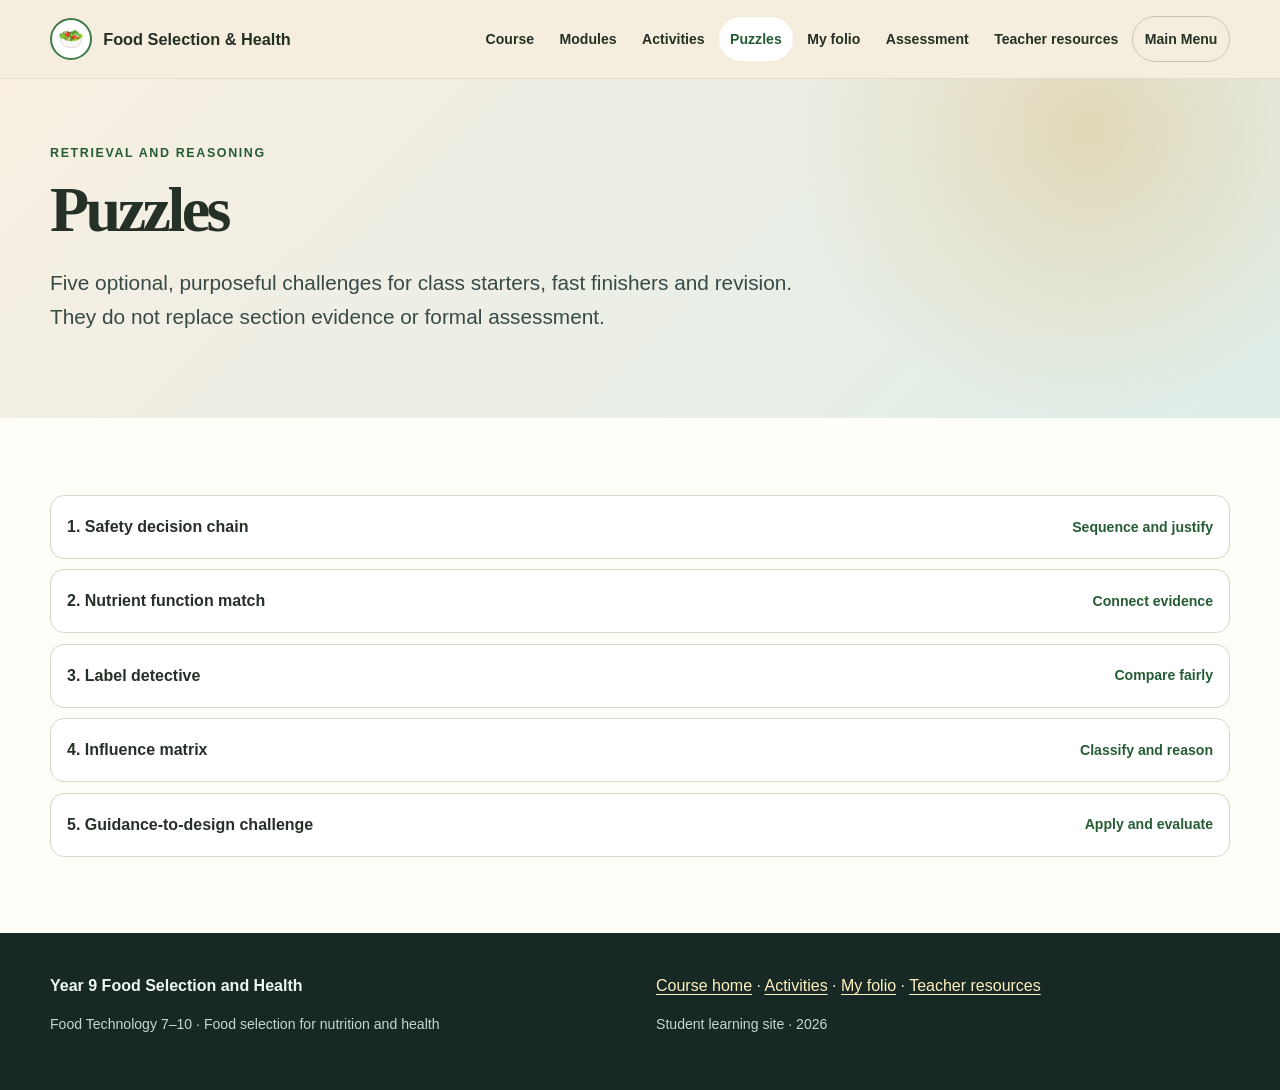
<file: puzzles.html>
<!doctype html>
<html lang="en-AU"><head><meta charset="utf-8"><meta name="viewport" content="width=device-width, initial-scale=1"><meta name="description" content="Purposeful puzzles for Year 9 Food Selection and Health."><title>Puzzles | Food Selection and Health</title><link rel="stylesheet" href="assets/styles.css"></head>
<body><a class="skip-link" href="#main">Skip to course content</a>
  <header class="site-header"><div class="nav-wrap">
    <a class="brand" href="index.html"><span class="brand-mark" aria-hidden="true">🥗</span><span>Food Selection &amp; Health</span></a>
    <button class="nav-toggle" aria-expanded="false" aria-controls="site-nav">Menu</button>
    <nav class="site-nav" id="site-nav" aria-label="Main navigation">
      <a href="index.html">Course</a>
      <a href="index.html#modules">Modules</a>
      <a href="activities.html">Activities</a>
      <a aria-current="page" href="puzzles.html">Puzzles</a>
      <a href="folio.html">My folio</a>
      <a href="assessment.html">Assessment</a>
      <a href="teacher-resources.html">Teacher resources</a>
      <a href="https://stevencowell.github.io/Main-Page/">Main Menu</a>
    </nav>
  </div></header><main id="main"><section class="page-hero"><div class="wrap"><p class="eyebrow">Retrieval and reasoning</p><h1>Puzzles</h1><p class="lede">Five optional, purposeful challenges for class starters, fast finishers and revision. They do not replace section evidence or formal assessment.</p></div></section><section><div class="wrap"><div class="alternative-bank"><details class="alternative-card" id="puzzle-1"><summary><span>1. Safety decision chain</span><span>Sequence and justify</span></summary><div><p><strong>Challenge:</strong> Put these decisions in a defensible order: identify the hazard; stop unsafe work; protect people; tell the teacher; follow the approved response; record or review what happened.</p><details><summary>Check the reasoning standard</summary><p>A strong chain controls immediate risk first, follows teacher and school procedures, and uses review to prevent repetition.</p></details></div></details><details class="alternative-card" id="puzzle-2"><summary><span>2. Nutrient function match</span><span>Connect evidence</span></summary><div><p><strong>Challenge:</strong> Choose a familiar food and connect one nutrient to a body function, then name one limit on what that evidence proves.</p><details><summary>Check the reasoning standard</summary><p>Accurate answers link a nutrient to a supported function without claiming one food cures, detoxes or guarantees health.</p></details></div></details><details class="alternative-card" id="puzzle-3"><summary><span>3. Label detective</span><span>Compare fairly</span></summary><div><p><strong>Challenge:</strong> Select two packaged foods. Match serving size, per-100-g values, ingredients order and relevant claims to the comparison question each can answer.</p><details><summary>Check the reasoning standard</summary><p>Use the same basis for comparison. Per serve answers a realistic-use question; per 100 g can compare unlike pack sizes.</p></details></div></details><details class="alternative-card" id="puzzle-4"><summary><span>4. Influence matrix</span><span>Classify and reason</span></summary><div><p><strong>Challenge:</strong> Sort six food-choice influences into personal, social, cultural, economic, environmental or digital categories. Then show two interactions.</p><details><summary>Check the reasoning standard</summary><p>Influences overlap. A thoughtful answer explains interaction instead of blaming one person or one advertisement.</p></details></div></details><details class="alternative-card" id="puzzle-5"><summary><span>5. Guidance-to-design challenge</span><span>Apply and evaluate</span></summary><div><p><strong>Challenge:</strong> Use Australian guidance, a consumer context and one practical constraint to improve a ready-to-eat meal concept. State the evidence and trade-off.</p><details><summary>Check the reasoning standard</summary><p>The strongest response treats HelloEats as a design context only and waits for the teacher-approved task notice before claiming formal assessment completion.</p></details></div></details></div></div></section></main>
  <footer class="footer"><div class="wrap footer-grid"><div><strong>Year 9 Food Selection and Health</strong><p class="fine">Food Technology 7–10 · Food selection for nutrition and health</p></div><div><a href="index.html">Course home</a> · <a href="activities.html">Activities</a> · <a href="folio.html">My folio</a> · <a href="teacher-resources.html">Teacher resources</a><p class="fine">Student learning site · <span data-year></span></p></div></div></footer><script src="assets/shared.js"></script></body></html>
</file>
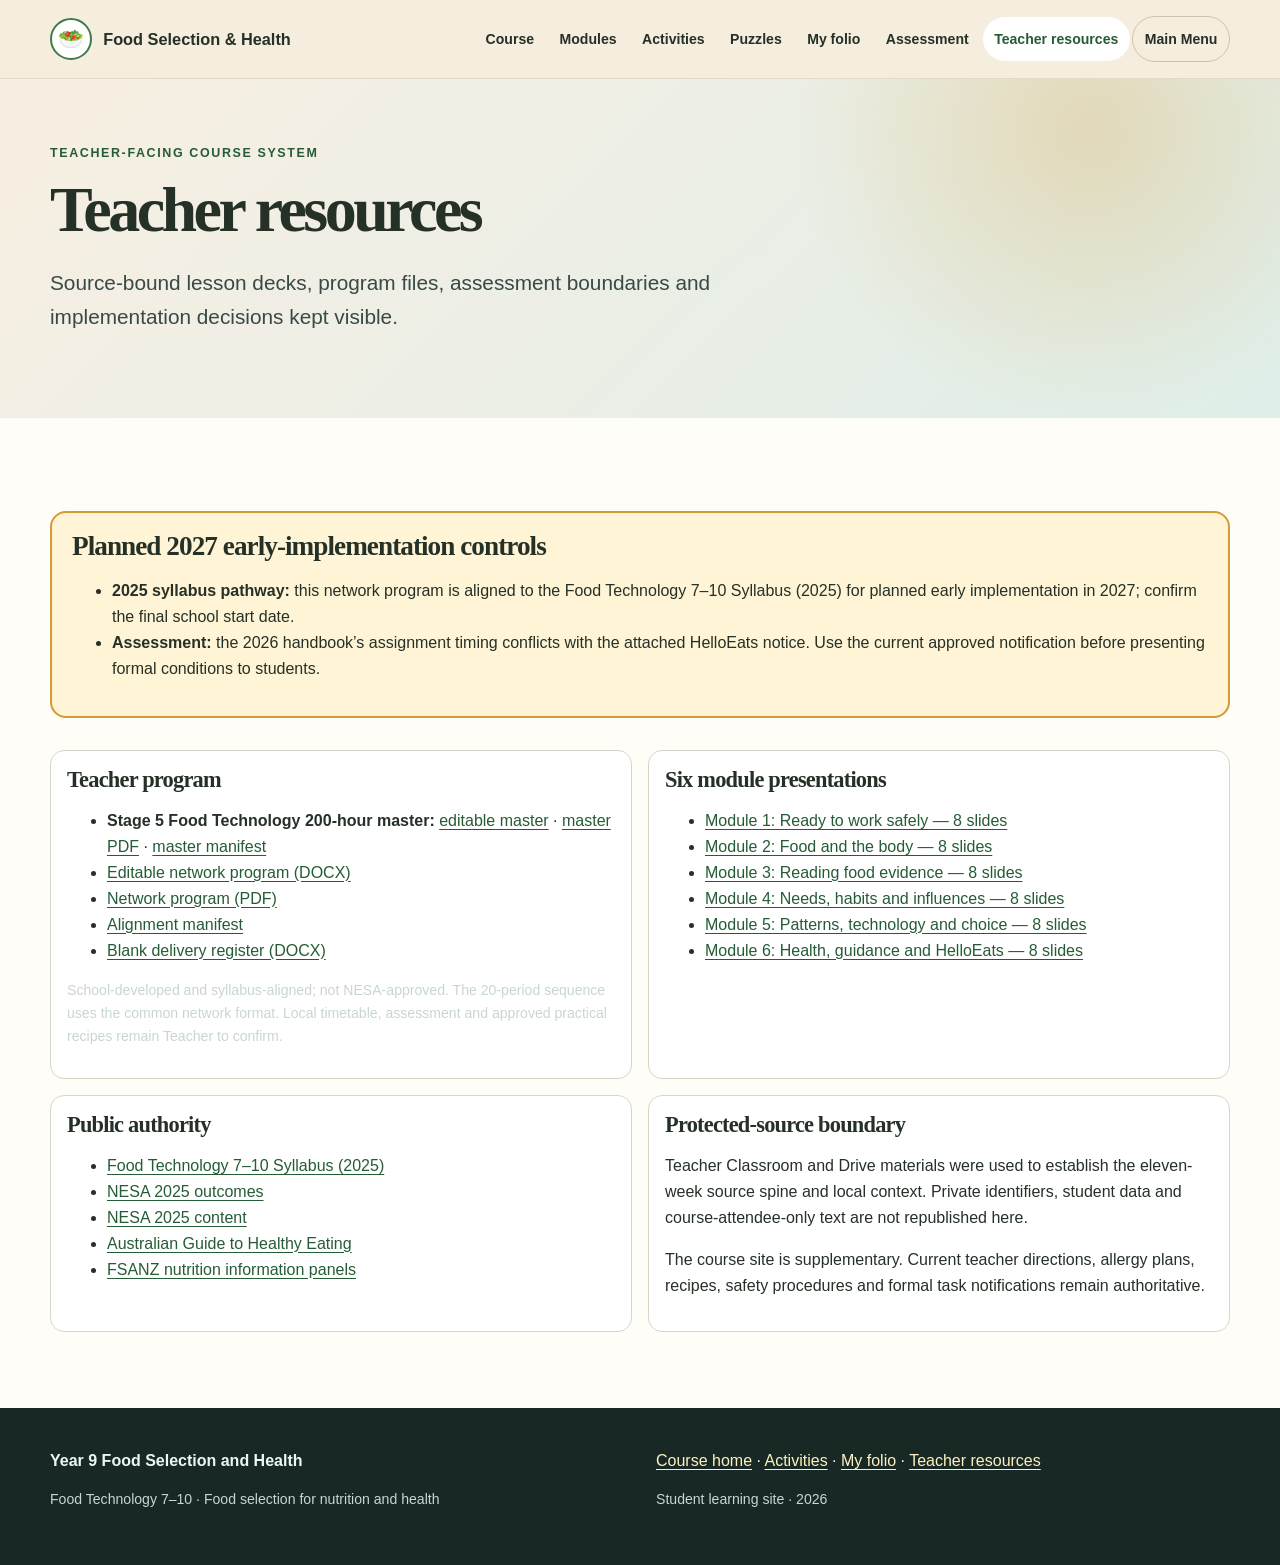
<file: teacher-resources.html>
<!doctype html>
<html lang="en-AU"><head><meta charset="utf-8"><meta name="viewport" content="width=device-width, initial-scale=1"><meta name="description" content="Teacher resources for Year 9 Food Selection and Health."><title>Teacher resources | Food Selection and Health</title><link rel="stylesheet" href="assets/styles.css"></head>
<body><a class="skip-link" href="#main">Skip to course content</a>
  <header class="site-header"><div class="nav-wrap">
    <a class="brand" href="index.html"><span class="brand-mark" aria-hidden="true">🥗</span><span>Food Selection &amp; Health</span></a>
    <button class="nav-toggle" aria-expanded="false" aria-controls="site-nav">Menu</button>
    <nav class="site-nav" id="site-nav" aria-label="Main navigation">
      <a href="index.html">Course</a>
      <a href="index.html#modules">Modules</a>
      <a href="activities.html">Activities</a>
      <a href="puzzles.html">Puzzles</a>
      <a href="folio.html">My folio</a>
      <a href="assessment.html">Assessment</a>
      <a aria-current="page" href="teacher-resources.html">Teacher resources</a>
      <a href="https://stevencowell.github.io/Main-Page/">Main Menu</a>
    </nav>
  </div></header><main id="main"><section class="page-hero"><div class="wrap"><p class="eyebrow">Teacher-facing course system</p><h1>Teacher resources</h1><p class="lede">Source-bound lesson decks, program files, assessment boundaries and implementation decisions kept visible.</p></div></section><section><div class="wrap"><section class="assessment-warning"><h2>Planned 2027 early-implementation controls</h2><ul><li><strong>2025 syllabus pathway:</strong> this network program is aligned to the Food Technology 7–10 Syllabus (2025) for planned early implementation in 2027; confirm the final school start date.</li><li><strong>Assessment:</strong> the 2026 handbook’s assignment timing conflicts with the attached HelloEats notice. Use the current approved notification before presenting formal conditions to students.</li></ul></section><div class="teacher-resource-grid"><section><h2>Teacher program</h2><ul><li><strong>Stage 5 Food Technology 200-hour master:</strong> <a href="resources/program/food-technology-family/Stage-5-Food-200-Hour-Master-Teaching-Program-v2.0-Network-Benchmark.docx" download>editable master</a> · <a href="resources/program/food-technology-family/Stage-5-Food-200-Hour-Master-Teaching-Program-v2.0-Network-Benchmark.pdf" download>master PDF</a> · <a href="resources/program/food-technology-family/Stage-5-Food-200-Hour-Master-Alignment-Manifest-v2.0.json">master manifest</a></li><li><a href="resources/program/Food-Selection-and-Health-20-Period-Teaching-Program-v2.0-Network-Benchmark.docx" download>Editable network program (DOCX)</a></li><li><a href="resources/program/Food-Selection-and-Health-20-Period-Teaching-Program-v2.0-Network-Benchmark.pdf" download>Network program (PDF)</a></li><li><a href="resources/program/Food-Selection-and-Health-20-Period-Alignment-Manifest-v2.0.json">Alignment manifest</a></li><li><a href="resources/program/delivery-register-v1.0.0.docx" download>Blank delivery register (DOCX)</a></li></ul><p class="fine">School-developed and syllabus-aligned; not NESA-approved. The 20-period sequence uses the common network format. Local timetable, assessment and approved practical recipes remain Teacher to confirm.</p></section><section><h2>Six module presentations</h2><ul><li><a href="resources/presentations/Food-Selection-Health-Module-01-Ready-to-work-safely.pptx" download>Module 1: Ready to work safely — 8 slides</a></li><li><a href="resources/presentations/Food-Selection-Health-Module-02-Food-and-the-body.pptx" download>Module 2: Food and the body — 8 slides</a></li><li><a href="resources/presentations/Food-Selection-Health-Module-03-Reading-food-evidence.pptx" download>Module 3: Reading food evidence — 8 slides</a></li><li><a href="resources/presentations/Food-Selection-Health-Module-04-Needs-habits-and-influences.pptx" download>Module 4: Needs, habits and influences — 8 slides</a></li><li><a href="resources/presentations/Food-Selection-Health-Module-05-Patterns-technology-and-choice.pptx" download>Module 5: Patterns, technology and choice — 8 slides</a></li><li><a href="resources/presentations/Food-Selection-Health-Module-06-Health-guidance-and-HelloEats.pptx" download>Module 6: Health, guidance and HelloEats — 8 slides</a></li></ul></section><section><h2>Public authority</h2><ul><li><a href="https://curriculum.nsw.edu.au/learning-areas/tas/food-technology-7-10-2025/overview/course" target="_blank" rel="noreferrer">Food Technology 7–10 Syllabus (2025)</a></li><li><a href="https://curriculum.nsw.edu.au/learning-areas/tas/food-technology-7-10-2025/outcomes" target="_blank" rel="noreferrer">NESA 2025 outcomes</a></li><li><a href="https://curriculum.nsw.edu.au/learning-areas/tas/food-technology-7-10-2025/content" target="_blank" rel="noreferrer">NESA 2025 content</a></li><li><a href="https://www.eatforhealth.gov.au/guidelines/australian-guide-healthy-eating" target="_blank" rel="noreferrer">Australian Guide to Healthy Eating</a></li><li><a href="https://www.foodstandards.gov.au/consumer/labelling/panels" target="_blank" rel="noreferrer">FSANZ nutrition information panels</a></li></ul></section><section><h2>Protected-source boundary</h2><p>Teacher Classroom and Drive materials were used to establish the eleven-week source spine and local context. Private identifiers, student data and course-attendee-only text are not republished here.</p><p>The course site is supplementary. Current teacher directions, allergy plans, recipes, safety procedures and formal task notifications remain authoritative.</p></section></div></div></section></main>
  <footer class="footer"><div class="wrap footer-grid"><div><strong>Year 9 Food Selection and Health</strong><p class="fine">Food Technology 7–10 · Food selection for nutrition and health</p></div><div><a href="index.html">Course home</a> · <a href="activities.html">Activities</a> · <a href="folio.html">My folio</a> · <a href="teacher-resources.html">Teacher resources</a><p class="fine">Student learning site · <span data-year></span></p></div></div></footer><script src="assets/shared.js"></script></body></html>
</file>
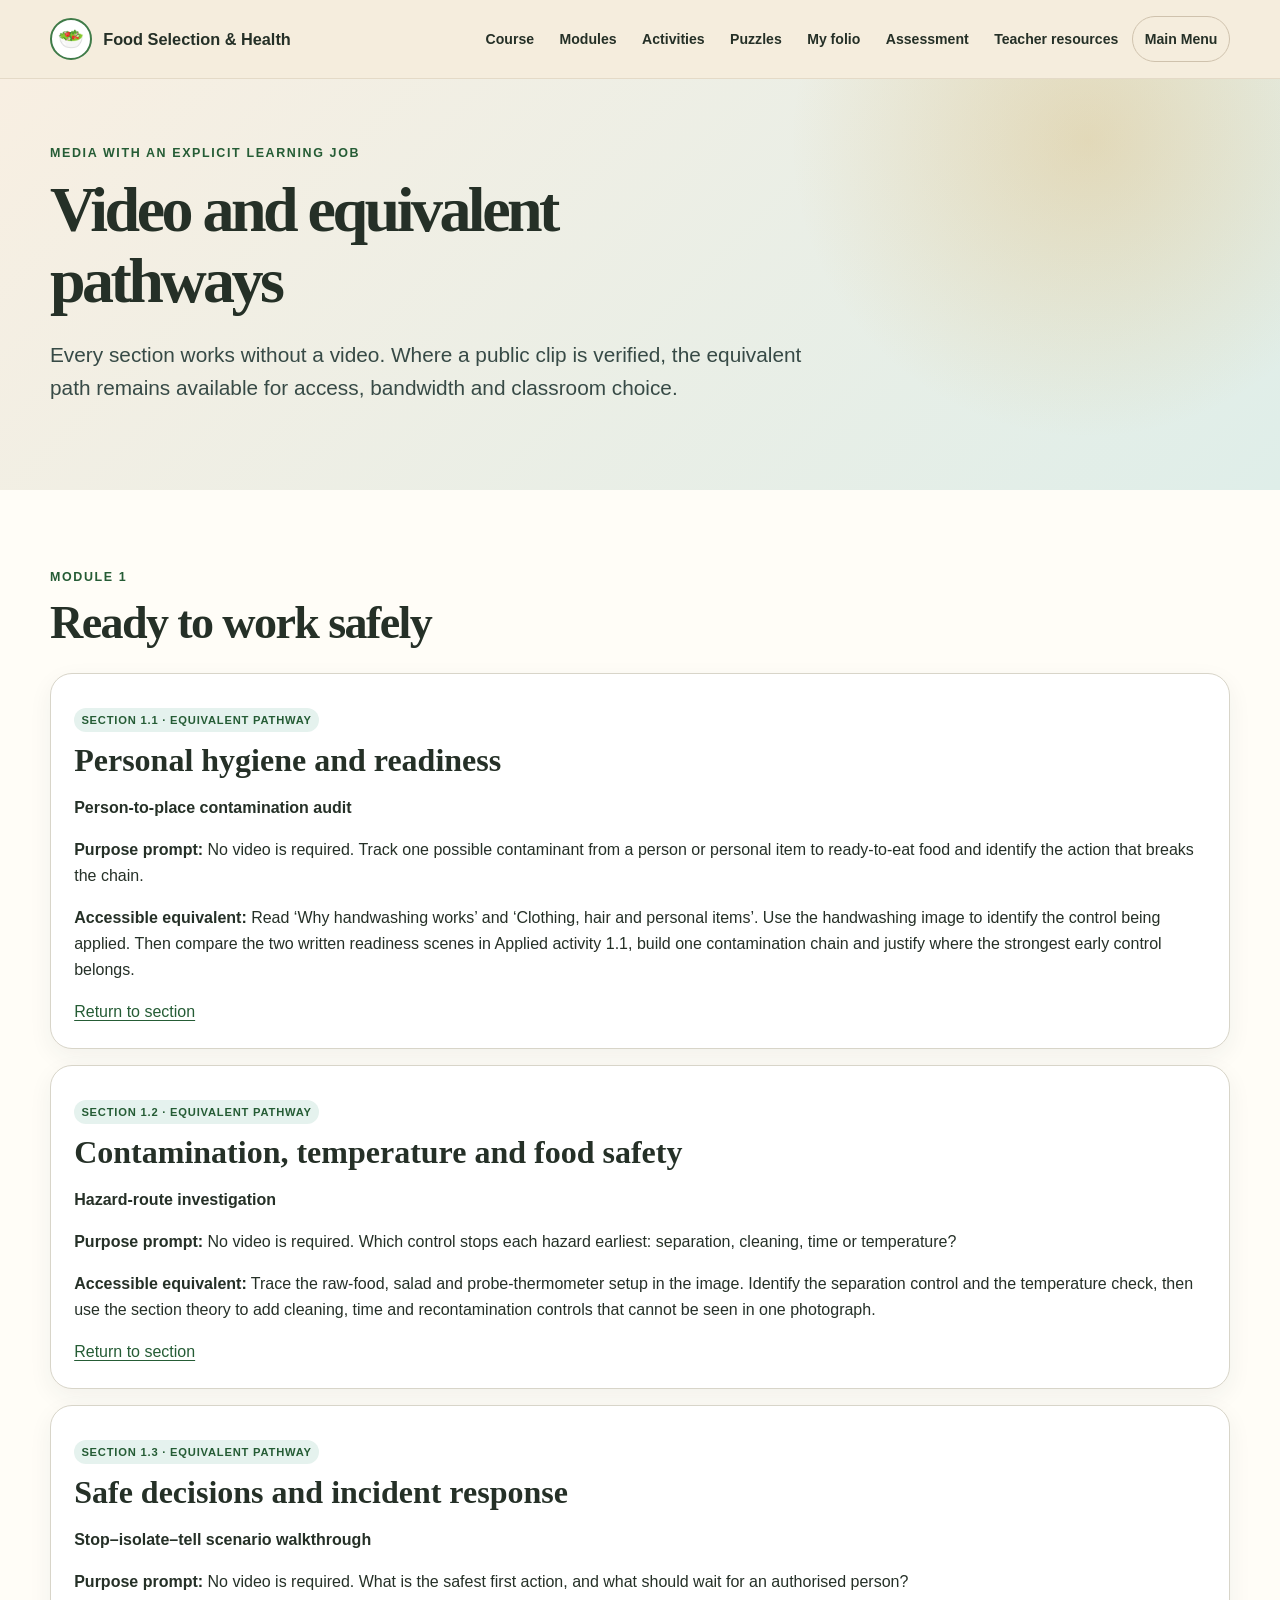
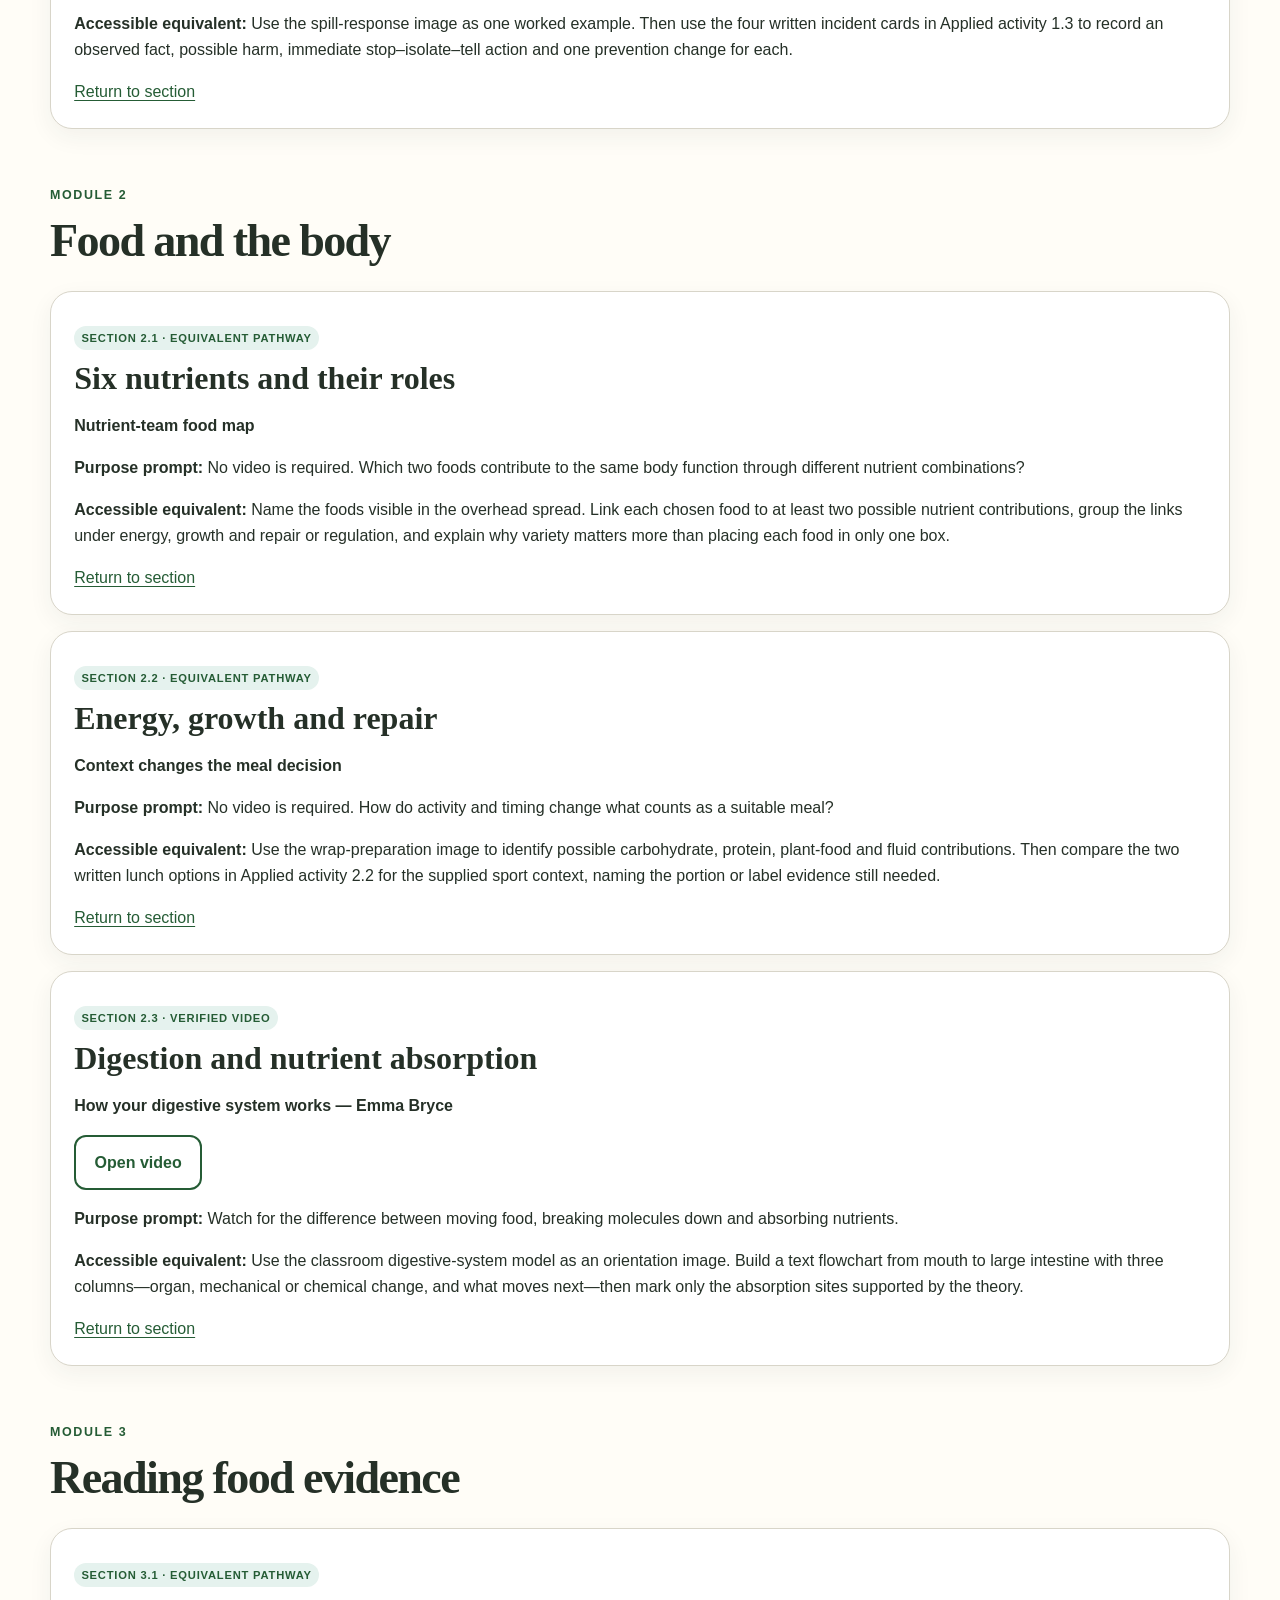
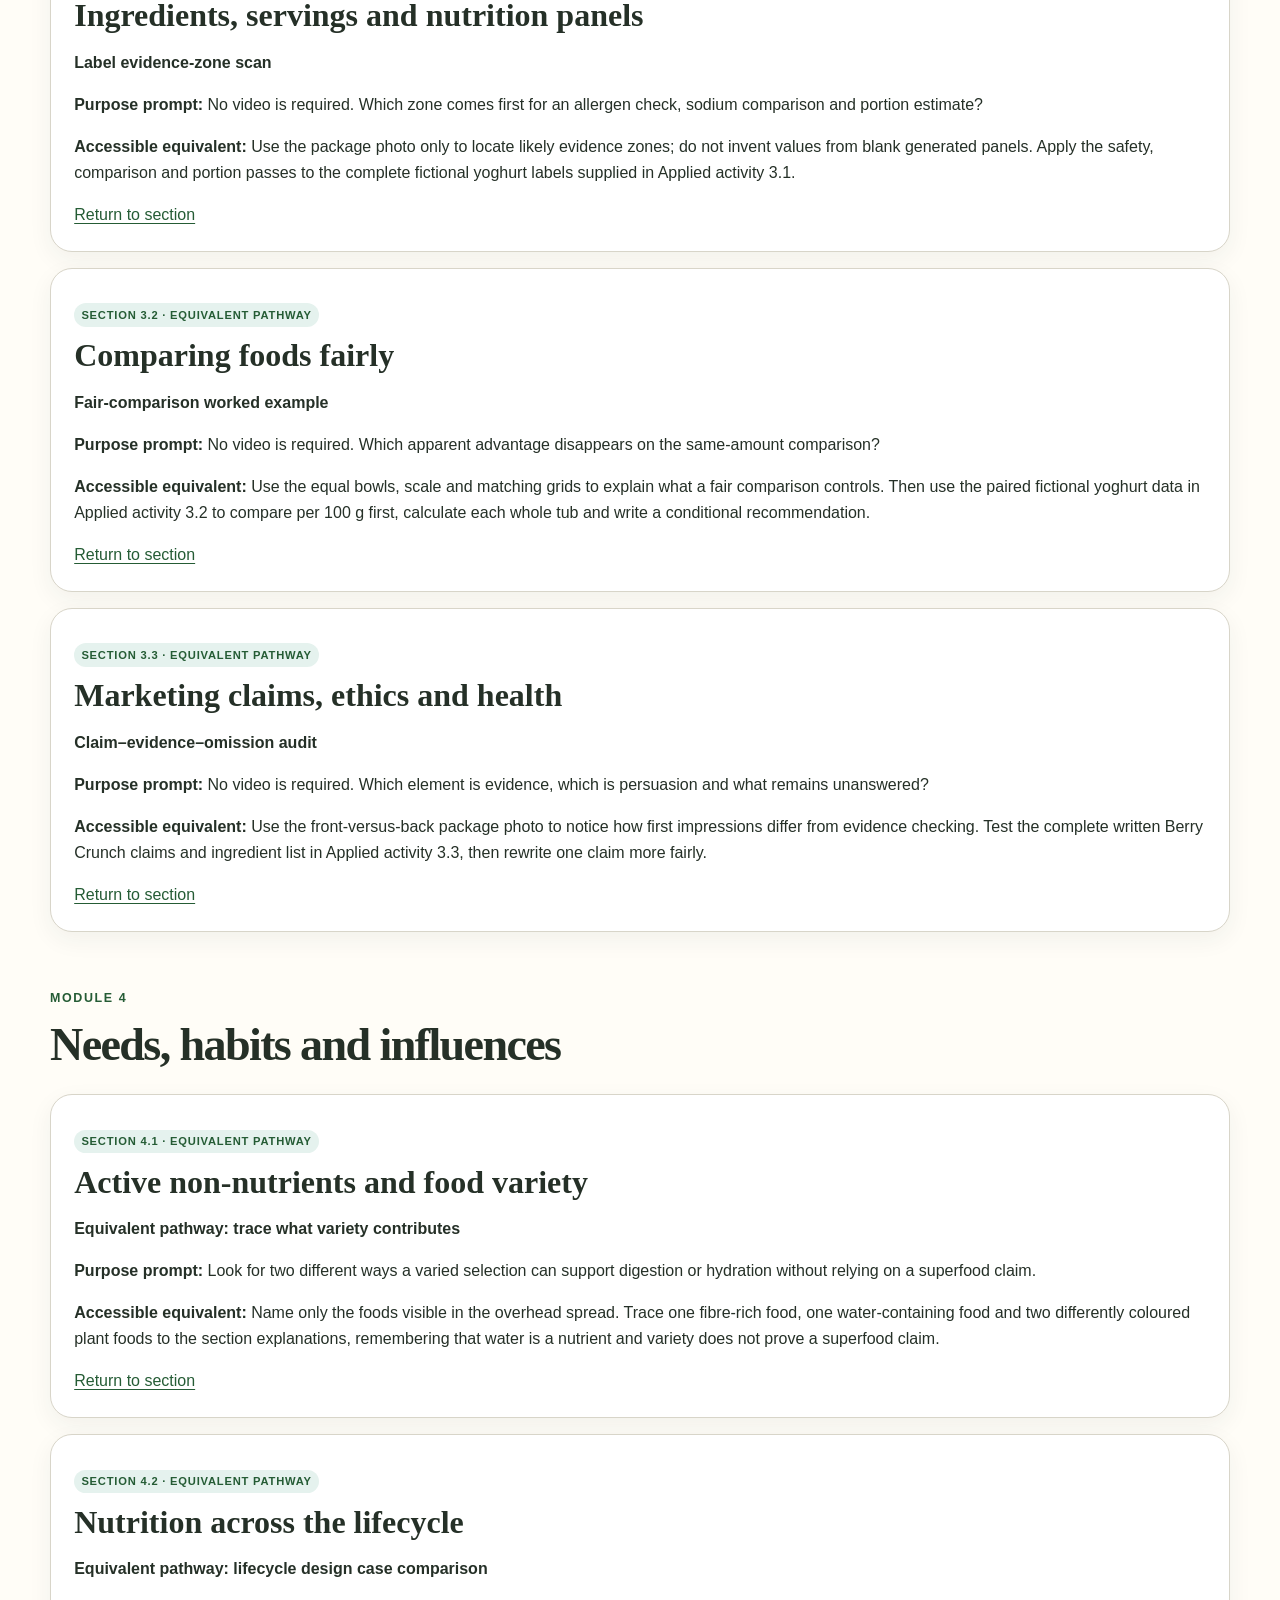
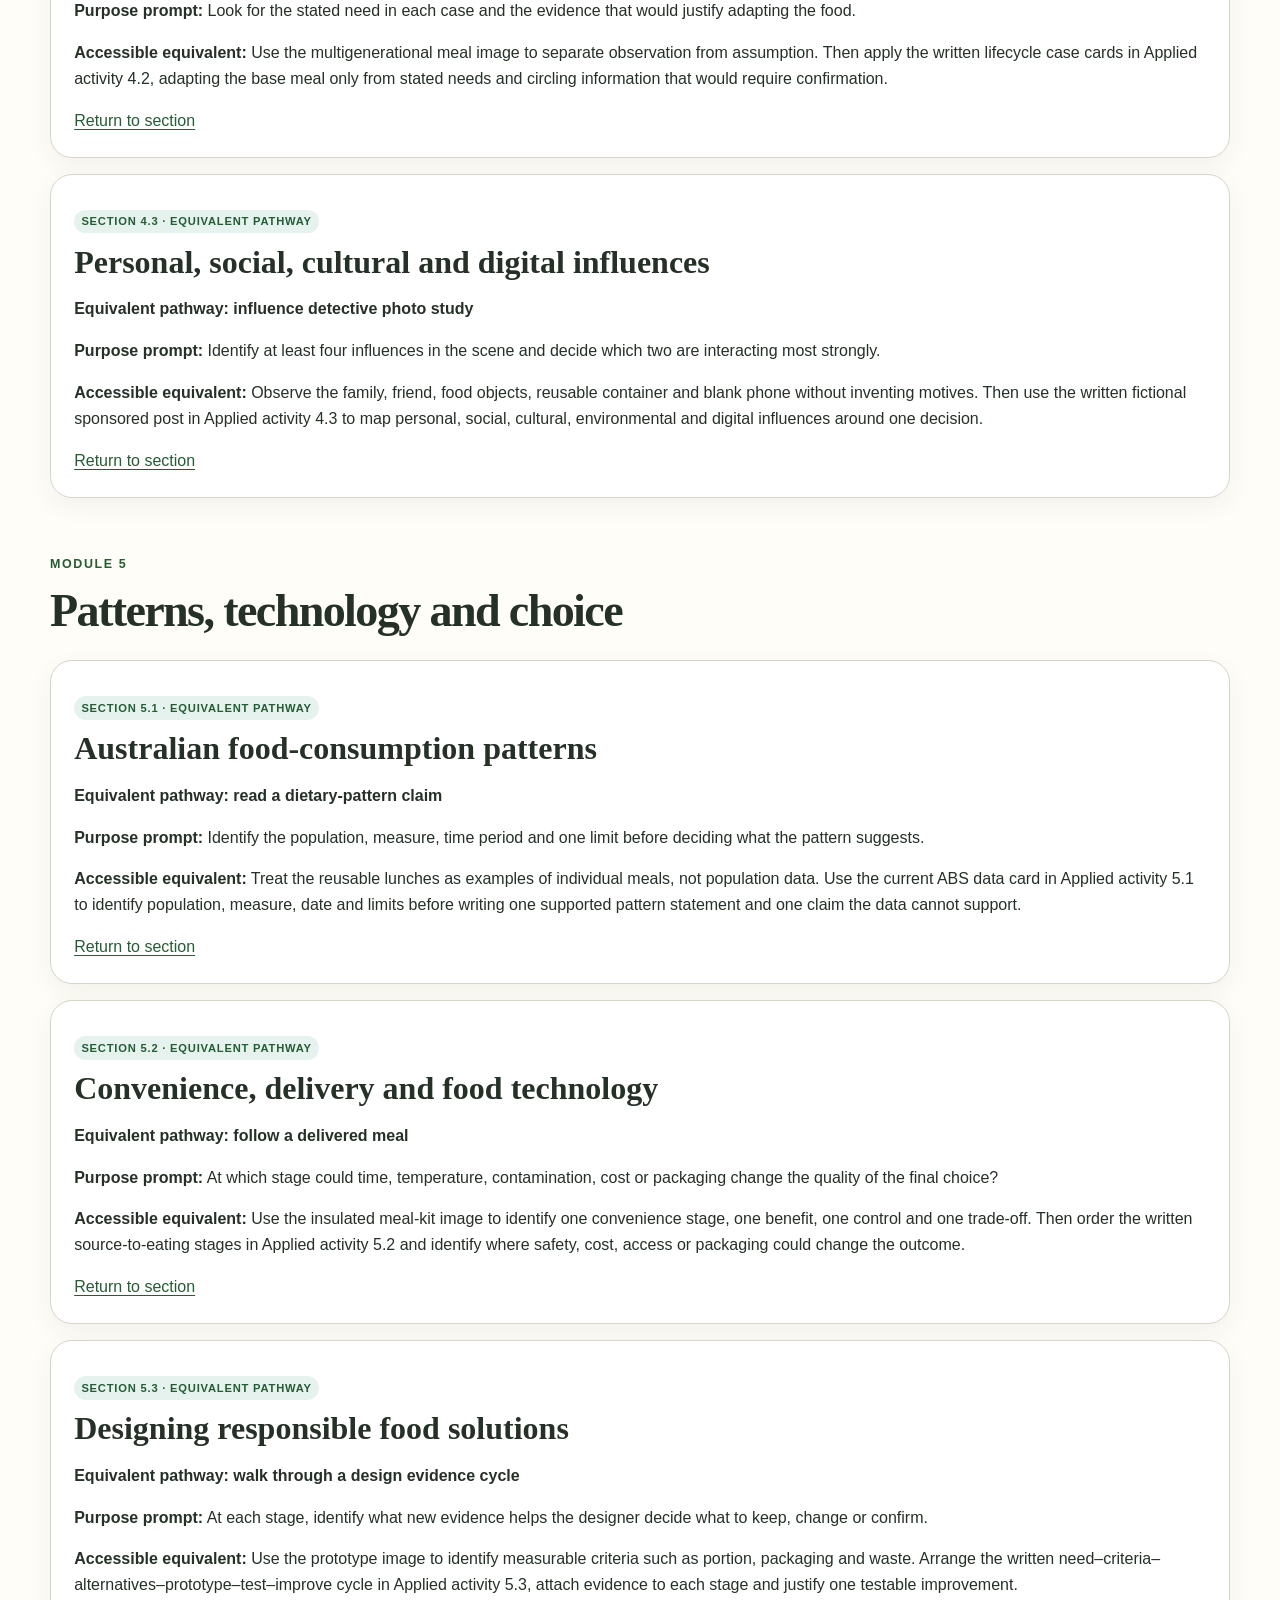
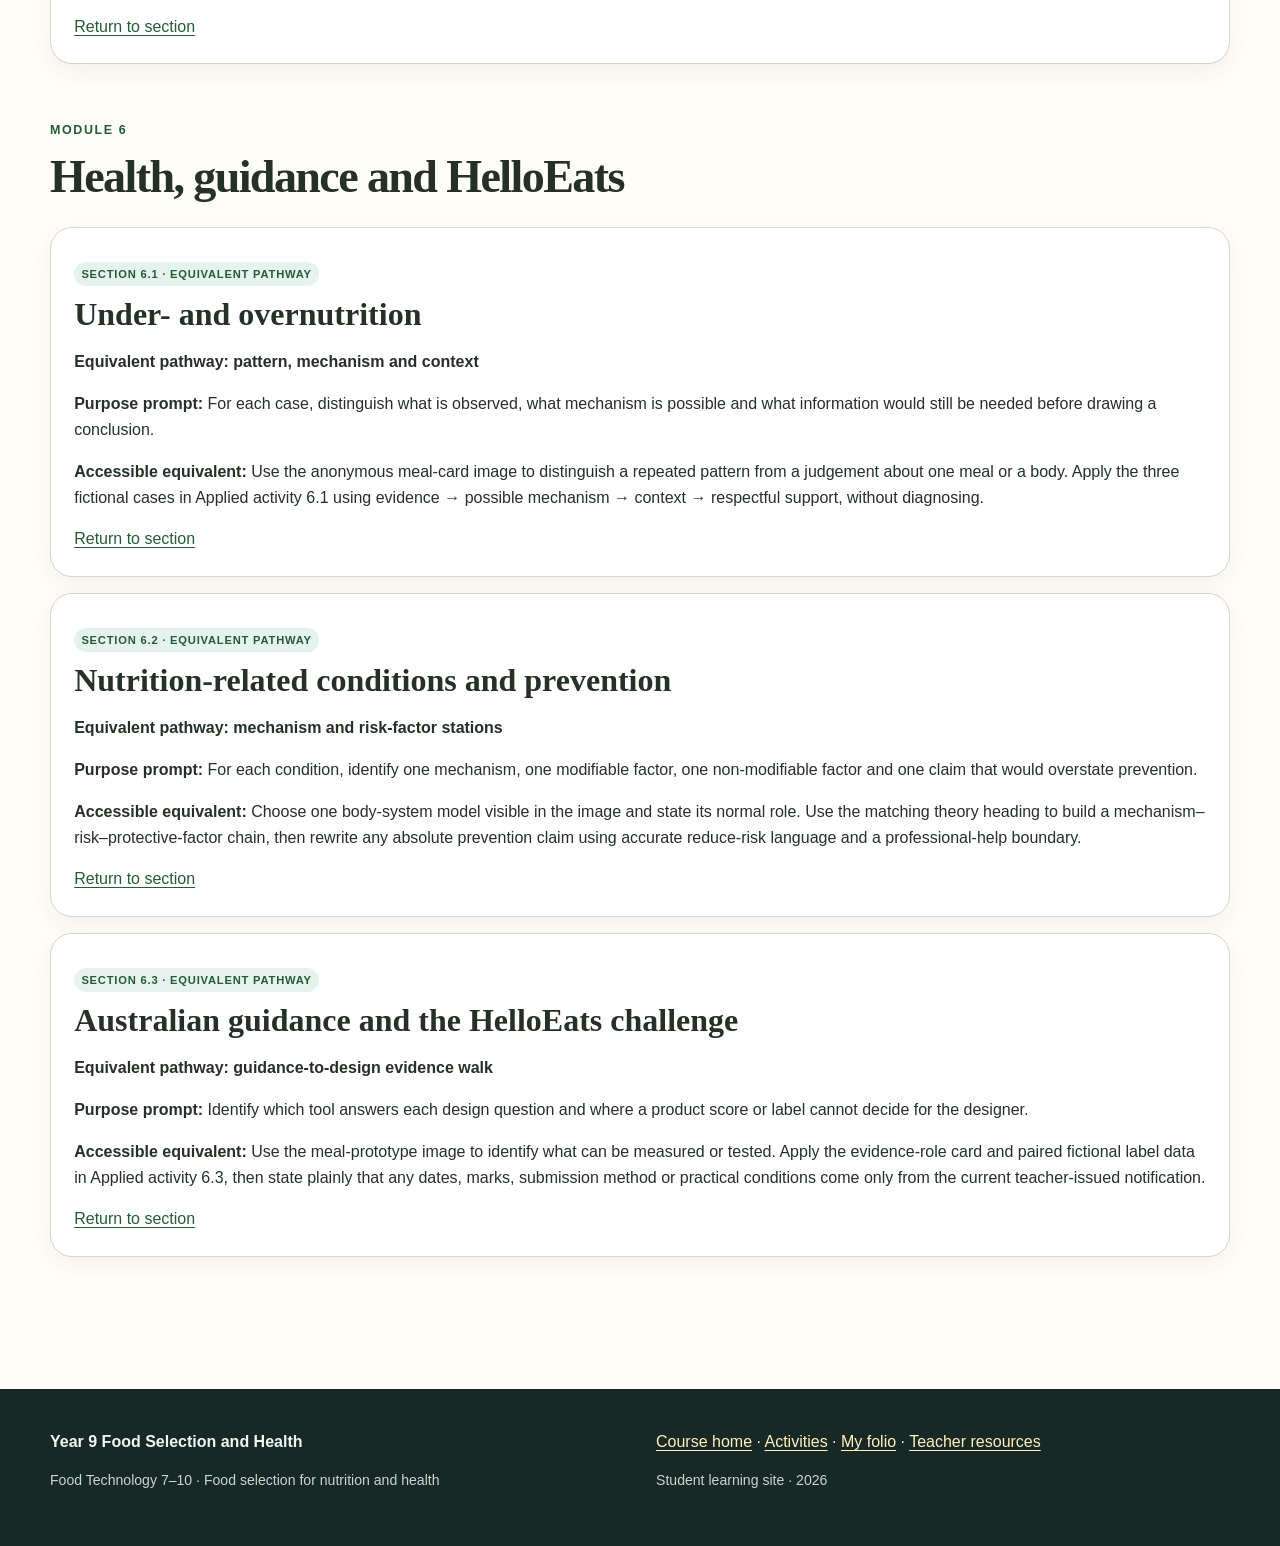
<file: videos.html>
<!doctype html>
<html lang="en-AU"><head><meta charset="utf-8"><meta name="viewport" content="width=device-width, initial-scale=1"><meta name="description" content="Validated video and equivalent pathways for Year 9 Food Selection and Health."><title>Video pathways | Food Selection and Health</title><link rel="stylesheet" href="assets/styles.css"></head>
<body><a class="skip-link" href="#main">Skip to course content</a>
  <header class="site-header"><div class="nav-wrap">
    <a class="brand" href="index.html"><span class="brand-mark" aria-hidden="true">🥗</span><span>Food Selection &amp; Health</span></a>
    <button class="nav-toggle" aria-expanded="false" aria-controls="site-nav">Menu</button>
    <nav class="site-nav" id="site-nav" aria-label="Main navigation">
      <a href="index.html">Course</a>
      <a href="index.html#modules">Modules</a>
      <a href="activities.html">Activities</a>
      <a href="puzzles.html">Puzzles</a>
      <a href="folio.html">My folio</a>
      <a href="assessment.html">Assessment</a>
      <a href="teacher-resources.html">Teacher resources</a>
      <a href="https://stevencowell.github.io/Main-Page/">Main Menu</a>
    </nav>
  </div></header><main id="main"><section class="page-hero"><div class="wrap"><p class="eyebrow">Media with an explicit learning job</p><h1>Video and equivalent pathways</h1><p class="lede">Every section works without a video. Where a public clip is verified, the equivalent path remains available for access, bandwidth and classroom choice.</p></div></section><section><div class="wrap"><section class="activity-module-group" id="m01-videos"><p class="eyebrow">Module 1</p><h2>Ready to work safely</h2><div class="video-library"><article class="card"><p class="mechanic-label">Section 1.1 · equivalent pathway</p><h3>Personal hygiene and readiness</h3><p><strong>Person-to-place contamination audit</strong></p><p><strong>Purpose prompt:</strong> No video is required. Track one possible contaminant from a person or personal item to ready-to-eat food and identify the action that breaks the chain.</p><p><strong>Accessible equivalent:</strong> Read ‘Why handwashing works’ and ‘Clothing, hair and personal items’. Use the handwashing image to identify the control being applied. Then compare the two written readiness scenes in Applied activity 1.1, build one contamination chain and justify where the strongest early control belongs.</p><a href="modules/module-01.html#m01-s1">Return to section</a></article><article class="card"><p class="mechanic-label">Section 1.2 · equivalent pathway</p><h3>Contamination, temperature and food safety</h3><p><strong>Hazard-route investigation</strong></p><p><strong>Purpose prompt:</strong> No video is required. Which control stops each hazard earliest: separation, cleaning, time or temperature?</p><p><strong>Accessible equivalent:</strong> Trace the raw-food, salad and probe-thermometer setup in the image. Identify the separation control and the temperature check, then use the section theory to add cleaning, time and recontamination controls that cannot be seen in one photograph.</p><a href="modules/module-01.html#m01-s2">Return to section</a></article><article class="card"><p class="mechanic-label">Section 1.3 · equivalent pathway</p><h3>Safe decisions and incident response</h3><p><strong>Stop–isolate–tell scenario walkthrough</strong></p><p><strong>Purpose prompt:</strong> No video is required. What is the safest first action, and what should wait for an authorised person?</p><p><strong>Accessible equivalent:</strong> Use the spill-response image as one worked example. Then use the four written incident cards in Applied activity 1.3 to record an observed fact, possible harm, immediate stop–isolate–tell action and one prevention change for each.</p><a href="modules/module-01.html#m01-s3">Return to section</a></article></div></section><section class="activity-module-group" id="m02-videos"><p class="eyebrow">Module 2</p><h2>Food and the body</h2><div class="video-library"><article class="card"><p class="mechanic-label">Section 2.1 · equivalent pathway</p><h3>Six nutrients and their roles</h3><p><strong>Nutrient-team food map</strong></p><p><strong>Purpose prompt:</strong> No video is required. Which two foods contribute to the same body function through different nutrient combinations?</p><p><strong>Accessible equivalent:</strong> Name the foods visible in the overhead spread. Link each chosen food to at least two possible nutrient contributions, group the links under energy, growth and repair or regulation, and explain why variety matters more than placing each food in only one box.</p><a href="modules/module-02.html#m02-s1">Return to section</a></article><article class="card"><p class="mechanic-label">Section 2.2 · equivalent pathway</p><h3>Energy, growth and repair</h3><p><strong>Context changes the meal decision</strong></p><p><strong>Purpose prompt:</strong> No video is required. How do activity and timing change what counts as a suitable meal?</p><p><strong>Accessible equivalent:</strong> Use the wrap-preparation image to identify possible carbohydrate, protein, plant-food and fluid contributions. Then compare the two written lunch options in Applied activity 2.2 for the supplied sport context, naming the portion or label evidence still needed.</p><a href="modules/module-02.html#m02-s2">Return to section</a></article><article class="card"><p class="mechanic-label">Section 2.3 · verified video</p><h3>Digestion and nutrient absorption</h3><p><strong>How your digestive system works — Emma Bryce</strong></p><p><a class="button secondary" href="https://www.youtube.com/watch?v=Og5xAdC8EUI" target="_blank" rel="noreferrer">Open video</a></p><p><strong>Purpose prompt:</strong> Watch for the difference between moving food, breaking molecules down and absorbing nutrients.</p><p><strong>Accessible equivalent:</strong> Use the classroom digestive-system model as an orientation image. Build a text flowchart from mouth to large intestine with three columns—organ, mechanical or chemical change, and what moves next—then mark only the absorption sites supported by the theory.</p><a href="modules/module-02.html#m02-s3">Return to section</a></article></div></section><section class="activity-module-group" id="m03-videos"><p class="eyebrow">Module 3</p><h2>Reading food evidence</h2><div class="video-library"><article class="card"><p class="mechanic-label">Section 3.1 · equivalent pathway</p><h3>Ingredients, servings and nutrition panels</h3><p><strong>Label evidence-zone scan</strong></p><p><strong>Purpose prompt:</strong> No video is required. Which zone comes first for an allergen check, sodium comparison and portion estimate?</p><p><strong>Accessible equivalent:</strong> Use the package photo only to locate likely evidence zones; do not invent values from blank generated panels. Apply the safety, comparison and portion passes to the complete fictional yoghurt labels supplied in Applied activity 3.1.</p><a href="modules/module-03.html#m03-s1">Return to section</a></article><article class="card"><p class="mechanic-label">Section 3.2 · equivalent pathway</p><h3>Comparing foods fairly</h3><p><strong>Fair-comparison worked example</strong></p><p><strong>Purpose prompt:</strong> No video is required. Which apparent advantage disappears on the same-amount comparison?</p><p><strong>Accessible equivalent:</strong> Use the equal bowls, scale and matching grids to explain what a fair comparison controls. Then use the paired fictional yoghurt data in Applied activity 3.2 to compare per 100 g first, calculate each whole tub and write a conditional recommendation.</p><a href="modules/module-03.html#m03-s2">Return to section</a></article><article class="card"><p class="mechanic-label">Section 3.3 · equivalent pathway</p><h3>Marketing claims, ethics and health</h3><p><strong>Claim–evidence–omission audit</strong></p><p><strong>Purpose prompt:</strong> No video is required. Which element is evidence, which is persuasion and what remains unanswered?</p><p><strong>Accessible equivalent:</strong> Use the front-versus-back package photo to notice how first impressions differ from evidence checking. Test the complete written Berry Crunch claims and ingredient list in Applied activity 3.3, then rewrite one claim more fairly.</p><a href="modules/module-03.html#m03-s3">Return to section</a></article></div></section><section class="activity-module-group" id="m04-videos"><p class="eyebrow">Module 4</p><h2>Needs, habits and influences</h2><div class="video-library"><article class="card"><p class="mechanic-label">Section 4.1 · equivalent pathway</p><h3>Active non-nutrients and food variety</h3><p><strong>Equivalent pathway: trace what variety contributes</strong></p><p><strong>Purpose prompt:</strong> Look for two different ways a varied selection can support digestion or hydration without relying on a superfood claim.</p><p><strong>Accessible equivalent:</strong> Name only the foods visible in the overhead spread. Trace one fibre-rich food, one water-containing food and two differently coloured plant foods to the section explanations, remembering that water is a nutrient and variety does not prove a superfood claim.</p><a href="modules/module-04.html#m04-s1">Return to section</a></article><article class="card"><p class="mechanic-label">Section 4.2 · equivalent pathway</p><h3>Nutrition across the lifecycle</h3><p><strong>Equivalent pathway: lifecycle design case comparison</strong></p><p><strong>Purpose prompt:</strong> Look for the stated need in each case and the evidence that would justify adapting the food.</p><p><strong>Accessible equivalent:</strong> Use the multigenerational meal image to separate observation from assumption. Then apply the written lifecycle case cards in Applied activity 4.2, adapting the base meal only from stated needs and circling information that would require confirmation.</p><a href="modules/module-04.html#m04-s2">Return to section</a></article><article class="card"><p class="mechanic-label">Section 4.3 · equivalent pathway</p><h3>Personal, social, cultural and digital influences</h3><p><strong>Equivalent pathway: influence detective photo study</strong></p><p><strong>Purpose prompt:</strong> Identify at least four influences in the scene and decide which two are interacting most strongly.</p><p><strong>Accessible equivalent:</strong> Observe the family, friend, food objects, reusable container and blank phone without inventing motives. Then use the written fictional sponsored post in Applied activity 4.3 to map personal, social, cultural, environmental and digital influences around one decision.</p><a href="modules/module-04.html#m04-s3">Return to section</a></article></div></section><section class="activity-module-group" id="m05-videos"><p class="eyebrow">Module 5</p><h2>Patterns, technology and choice</h2><div class="video-library"><article class="card"><p class="mechanic-label">Section 5.1 · equivalent pathway</p><h3>Australian food-consumption patterns</h3><p><strong>Equivalent pathway: read a dietary-pattern claim</strong></p><p><strong>Purpose prompt:</strong> Identify the population, measure, time period and one limit before deciding what the pattern suggests.</p><p><strong>Accessible equivalent:</strong> Treat the reusable lunches as examples of individual meals, not population data. Use the current ABS data card in Applied activity 5.1 to identify population, measure, date and limits before writing one supported pattern statement and one claim the data cannot support.</p><a href="modules/module-05.html#m05-s1">Return to section</a></article><article class="card"><p class="mechanic-label">Section 5.2 · equivalent pathway</p><h3>Convenience, delivery and food technology</h3><p><strong>Equivalent pathway: follow a delivered meal</strong></p><p><strong>Purpose prompt:</strong> At which stage could time, temperature, contamination, cost or packaging change the quality of the final choice?</p><p><strong>Accessible equivalent:</strong> Use the insulated meal-kit image to identify one convenience stage, one benefit, one control and one trade-off. Then order the written source-to-eating stages in Applied activity 5.2 and identify where safety, cost, access or packaging could change the outcome.</p><a href="modules/module-05.html#m05-s2">Return to section</a></article><article class="card"><p class="mechanic-label">Section 5.3 · equivalent pathway</p><h3>Designing responsible food solutions</h3><p><strong>Equivalent pathway: walk through a design evidence cycle</strong></p><p><strong>Purpose prompt:</strong> At each stage, identify what new evidence helps the designer decide what to keep, change or confirm.</p><p><strong>Accessible equivalent:</strong> Use the prototype image to identify measurable criteria such as portion, packaging and waste. Arrange the written need–criteria–alternatives–prototype–test–improve cycle in Applied activity 5.3, attach evidence to each stage and justify one testable improvement.</p><a href="modules/module-05.html#m05-s3">Return to section</a></article></div></section><section class="activity-module-group" id="m06-videos"><p class="eyebrow">Module 6</p><h2>Health, guidance and HelloEats</h2><div class="video-library"><article class="card"><p class="mechanic-label">Section 6.1 · equivalent pathway</p><h3>Under- and overnutrition</h3><p><strong>Equivalent pathway: pattern, mechanism and context</strong></p><p><strong>Purpose prompt:</strong> For each case, distinguish what is observed, what mechanism is possible and what information would still be needed before drawing a conclusion.</p><p><strong>Accessible equivalent:</strong> Use the anonymous meal-card image to distinguish a repeated pattern from a judgement about one meal or a body. Apply the three fictional cases in Applied activity 6.1 using evidence → possible mechanism → context → respectful support, without diagnosing.</p><a href="modules/module-06.html#m06-s1">Return to section</a></article><article class="card"><p class="mechanic-label">Section 6.2 · equivalent pathway</p><h3>Nutrition-related conditions and prevention</h3><p><strong>Equivalent pathway: mechanism and risk-factor stations</strong></p><p><strong>Purpose prompt:</strong> For each condition, identify one mechanism, one modifiable factor, one non-modifiable factor and one claim that would overstate prevention.</p><p><strong>Accessible equivalent:</strong> Choose one body-system model visible in the image and state its normal role. Use the matching theory heading to build a mechanism–risk–protective-factor chain, then rewrite any absolute prevention claim using accurate reduce-risk language and a professional-help boundary.</p><a href="modules/module-06.html#m06-s2">Return to section</a></article><article class="card"><p class="mechanic-label">Section 6.3 · equivalent pathway</p><h3>Australian guidance and the HelloEats challenge</h3><p><strong>Equivalent pathway: guidance-to-design evidence walk</strong></p><p><strong>Purpose prompt:</strong> Identify which tool answers each design question and where a product score or label cannot decide for the designer.</p><p><strong>Accessible equivalent:</strong> Use the meal-prototype image to identify what can be measured or tested. Apply the evidence-role card and paired fictional label data in Applied activity 6.3, then state plainly that any dates, marks, submission method or practical conditions come only from the current teacher-issued notification.</p><a href="modules/module-06.html#m06-s3">Return to section</a></article></div></section></div></section></main>
  <footer class="footer"><div class="wrap footer-grid"><div><strong>Year 9 Food Selection and Health</strong><p class="fine">Food Technology 7–10 · Food selection for nutrition and health</p></div><div><a href="index.html">Course home</a> · <a href="activities.html">Activities</a> · <a href="folio.html">My folio</a> · <a href="teacher-resources.html">Teacher resources</a><p class="fine">Student learning site · <span data-year></span></p></div></div></footer><script src="assets/shared.js"></script></body></html>
</file>
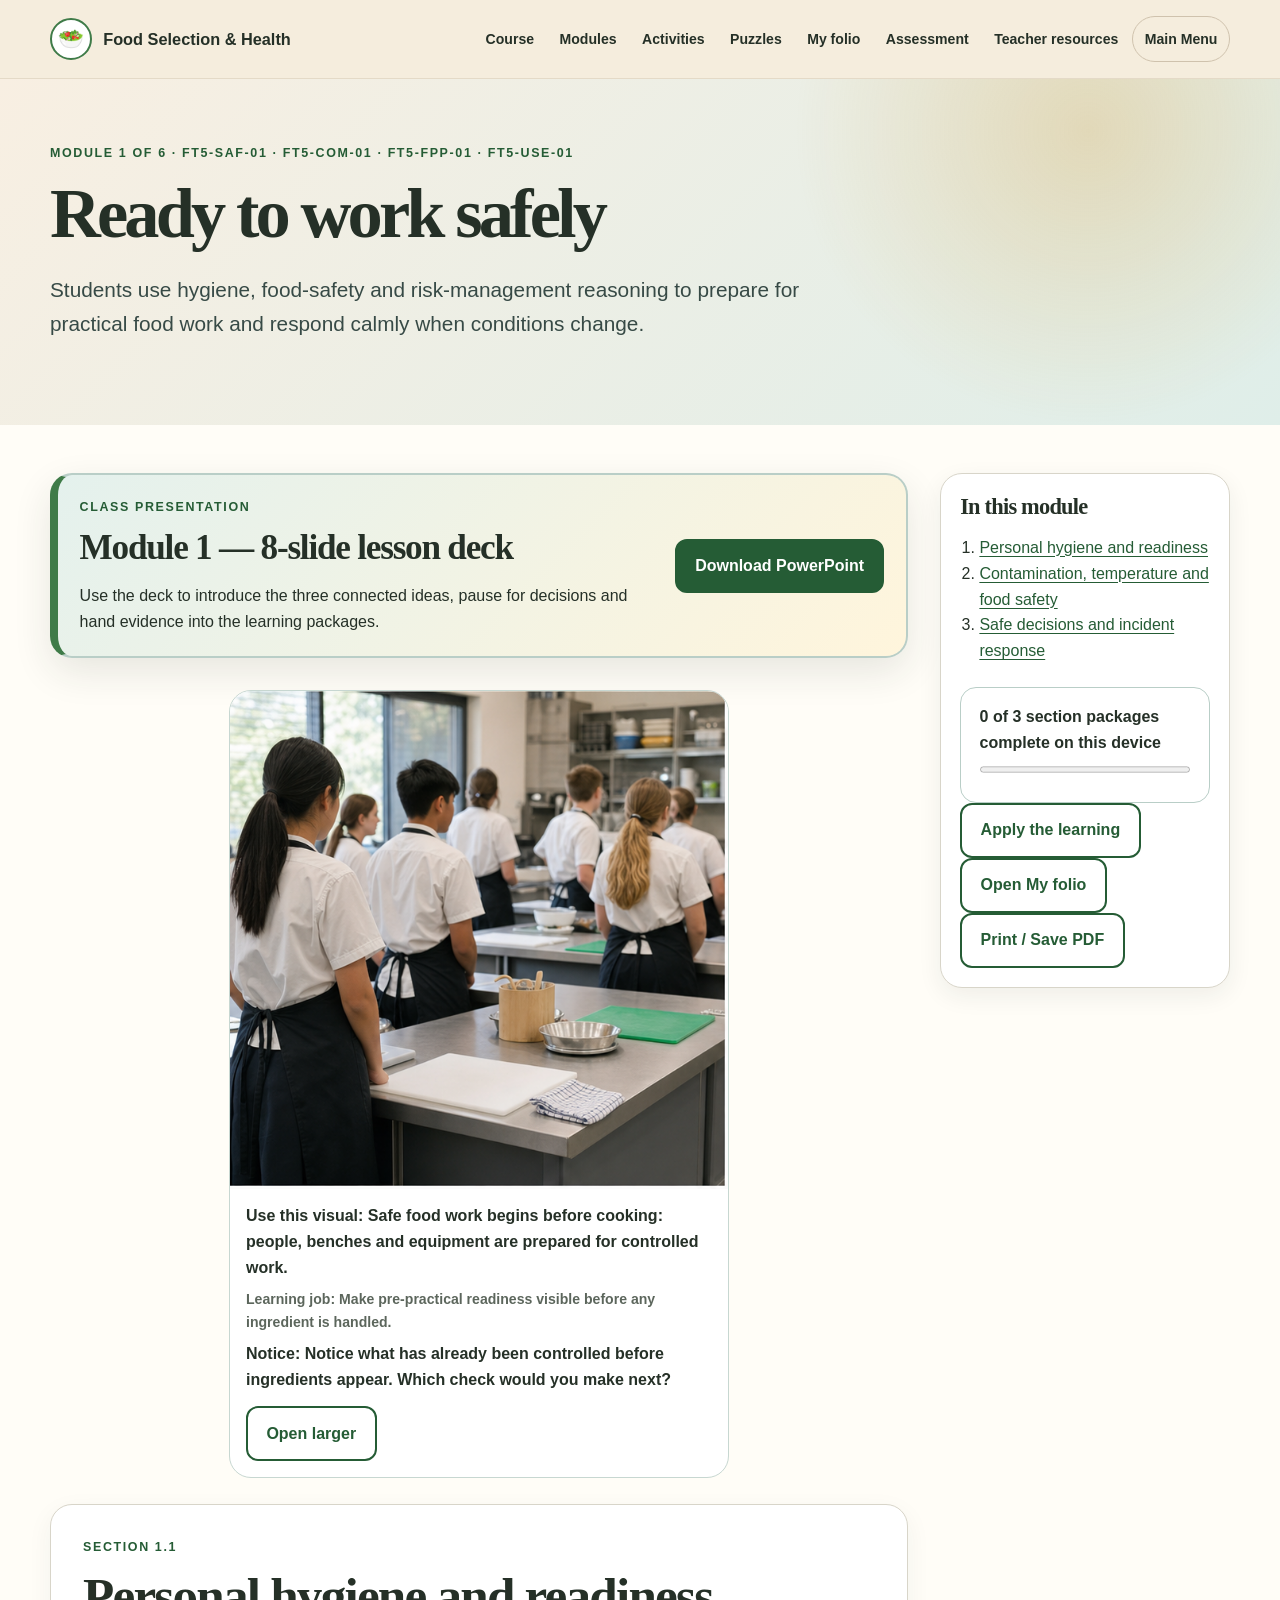
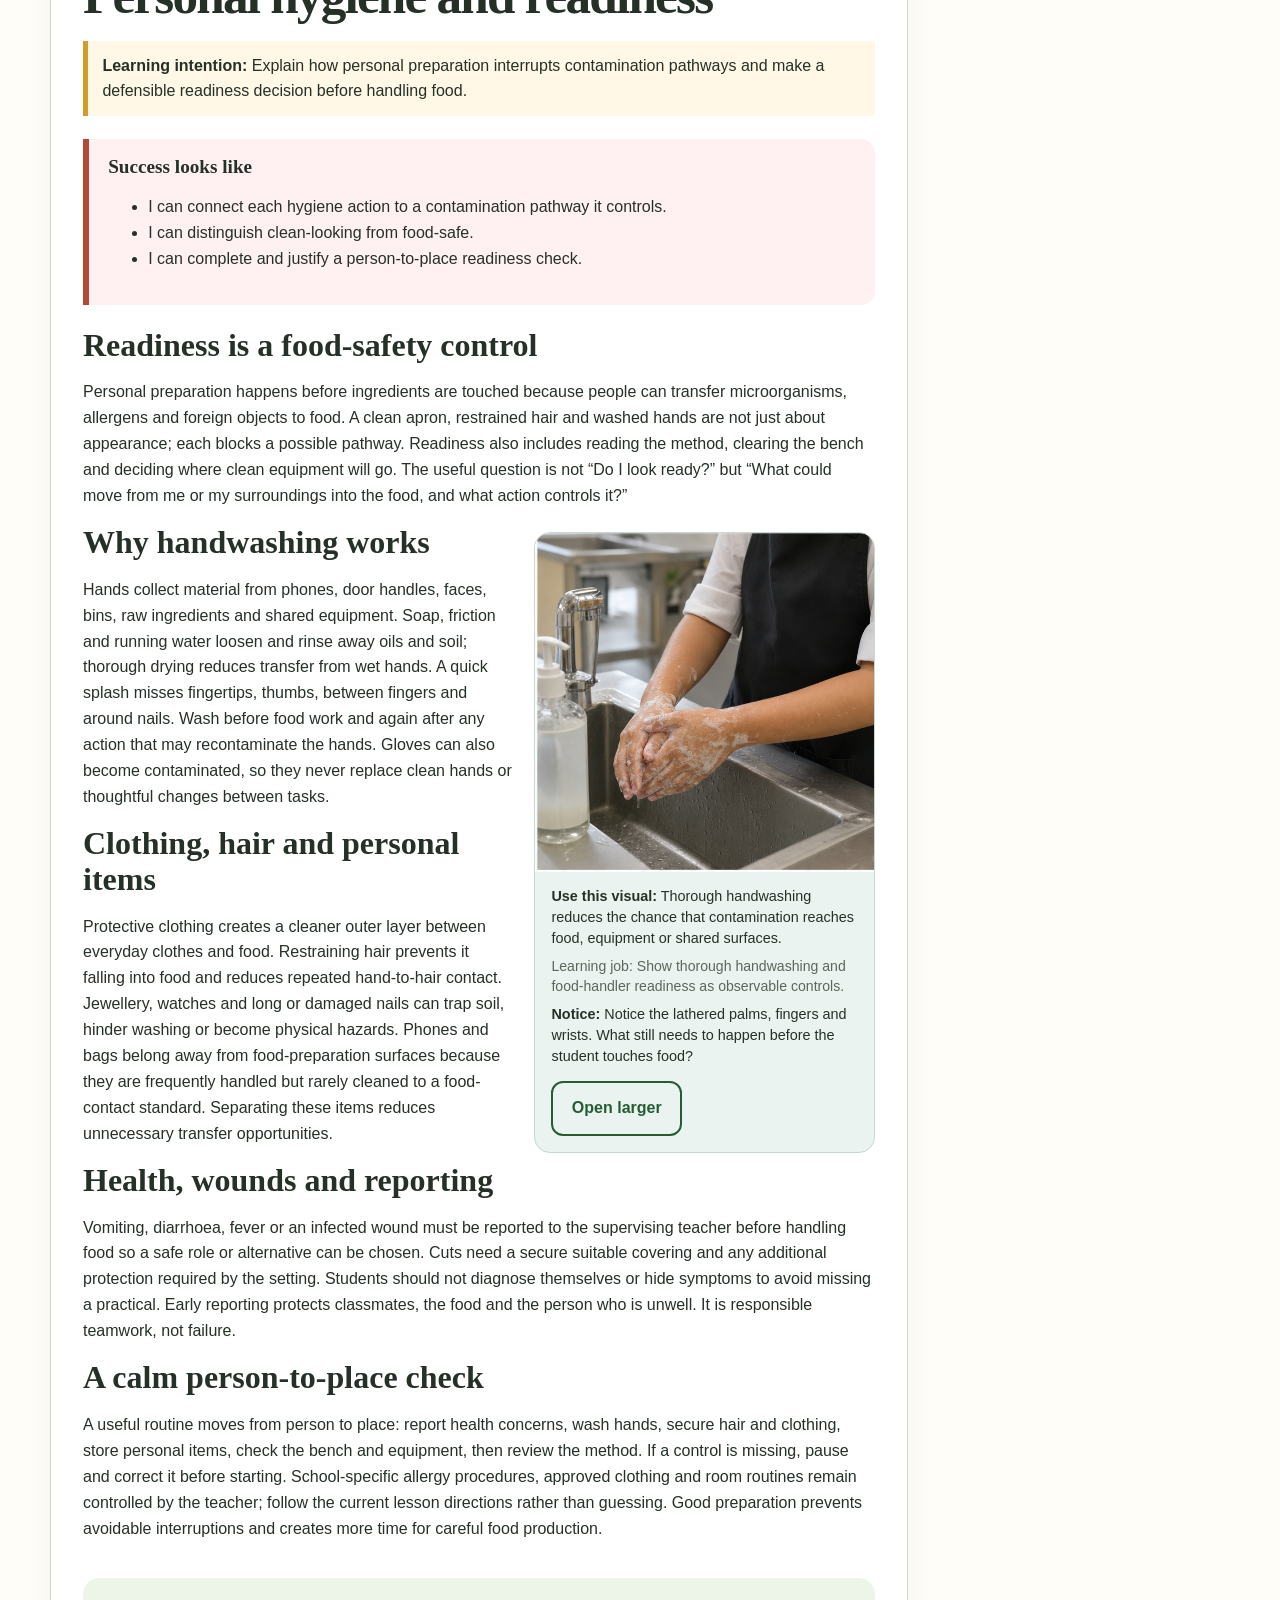
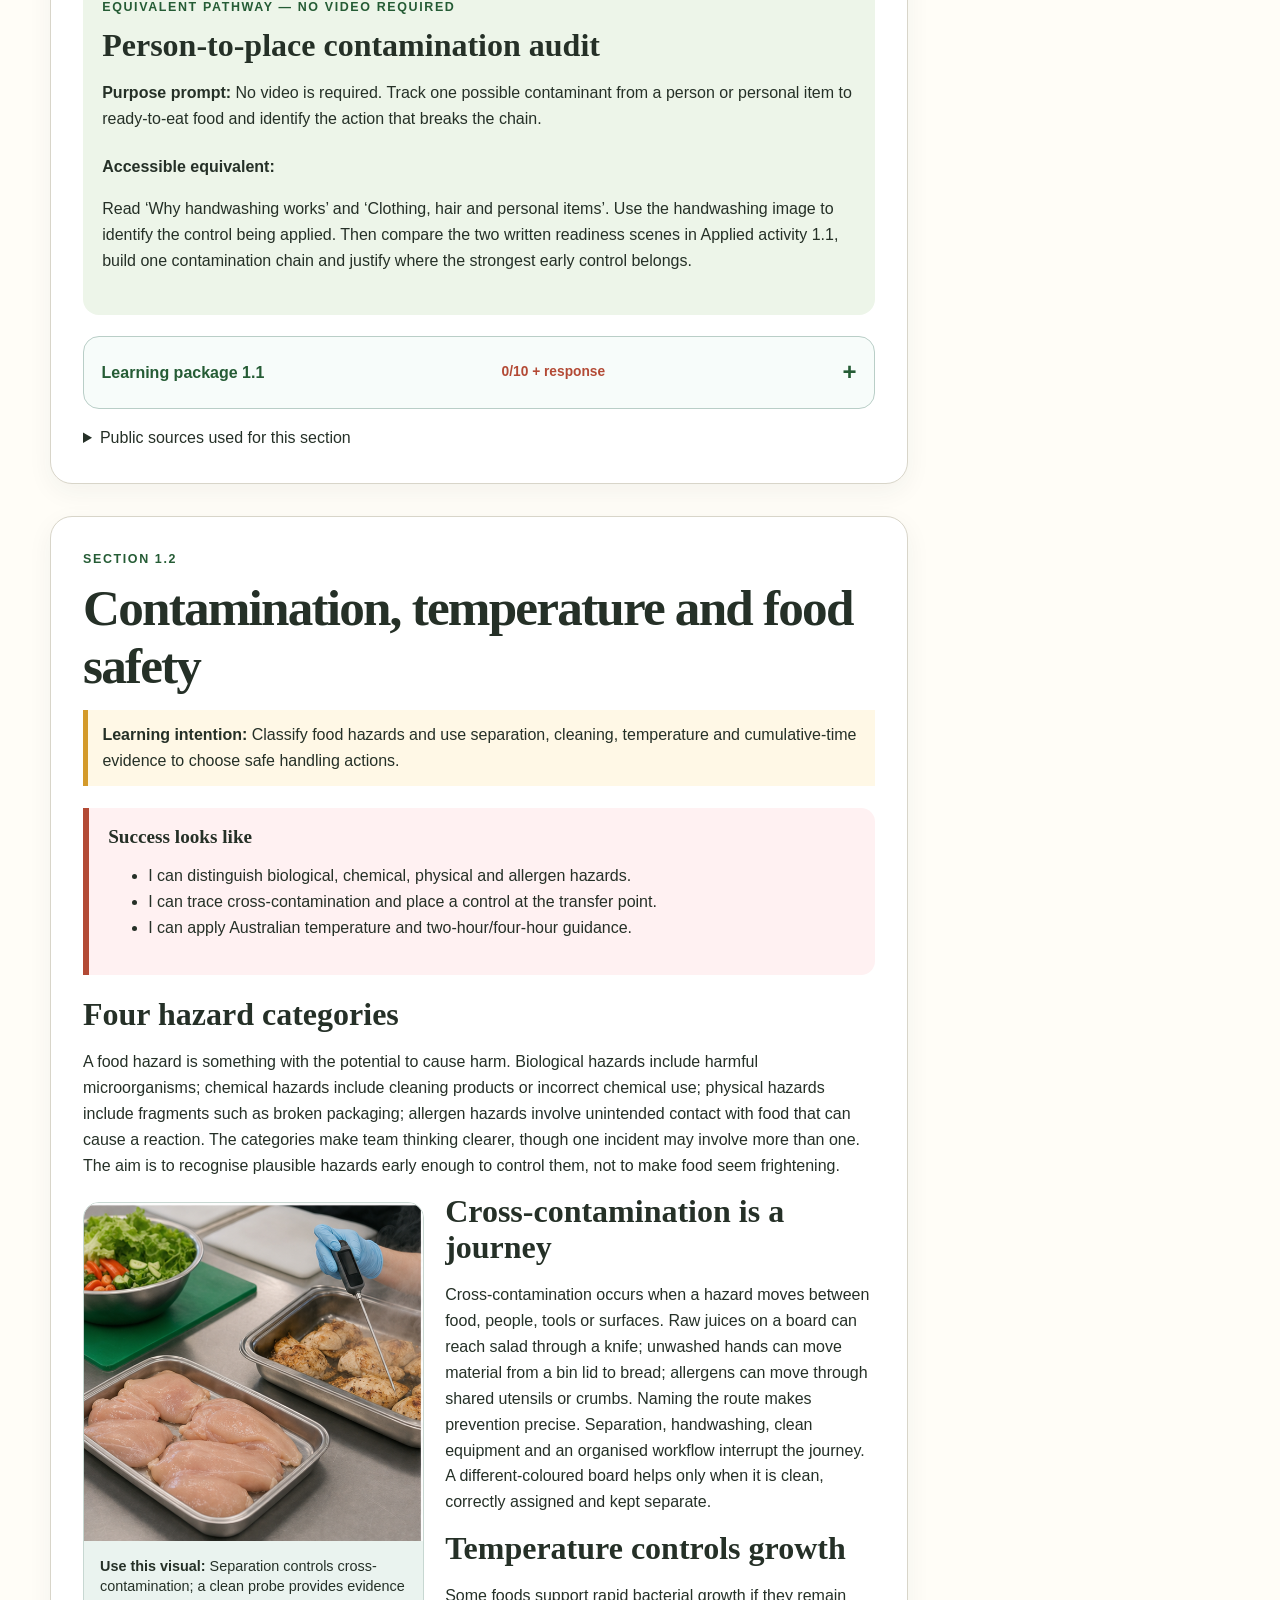
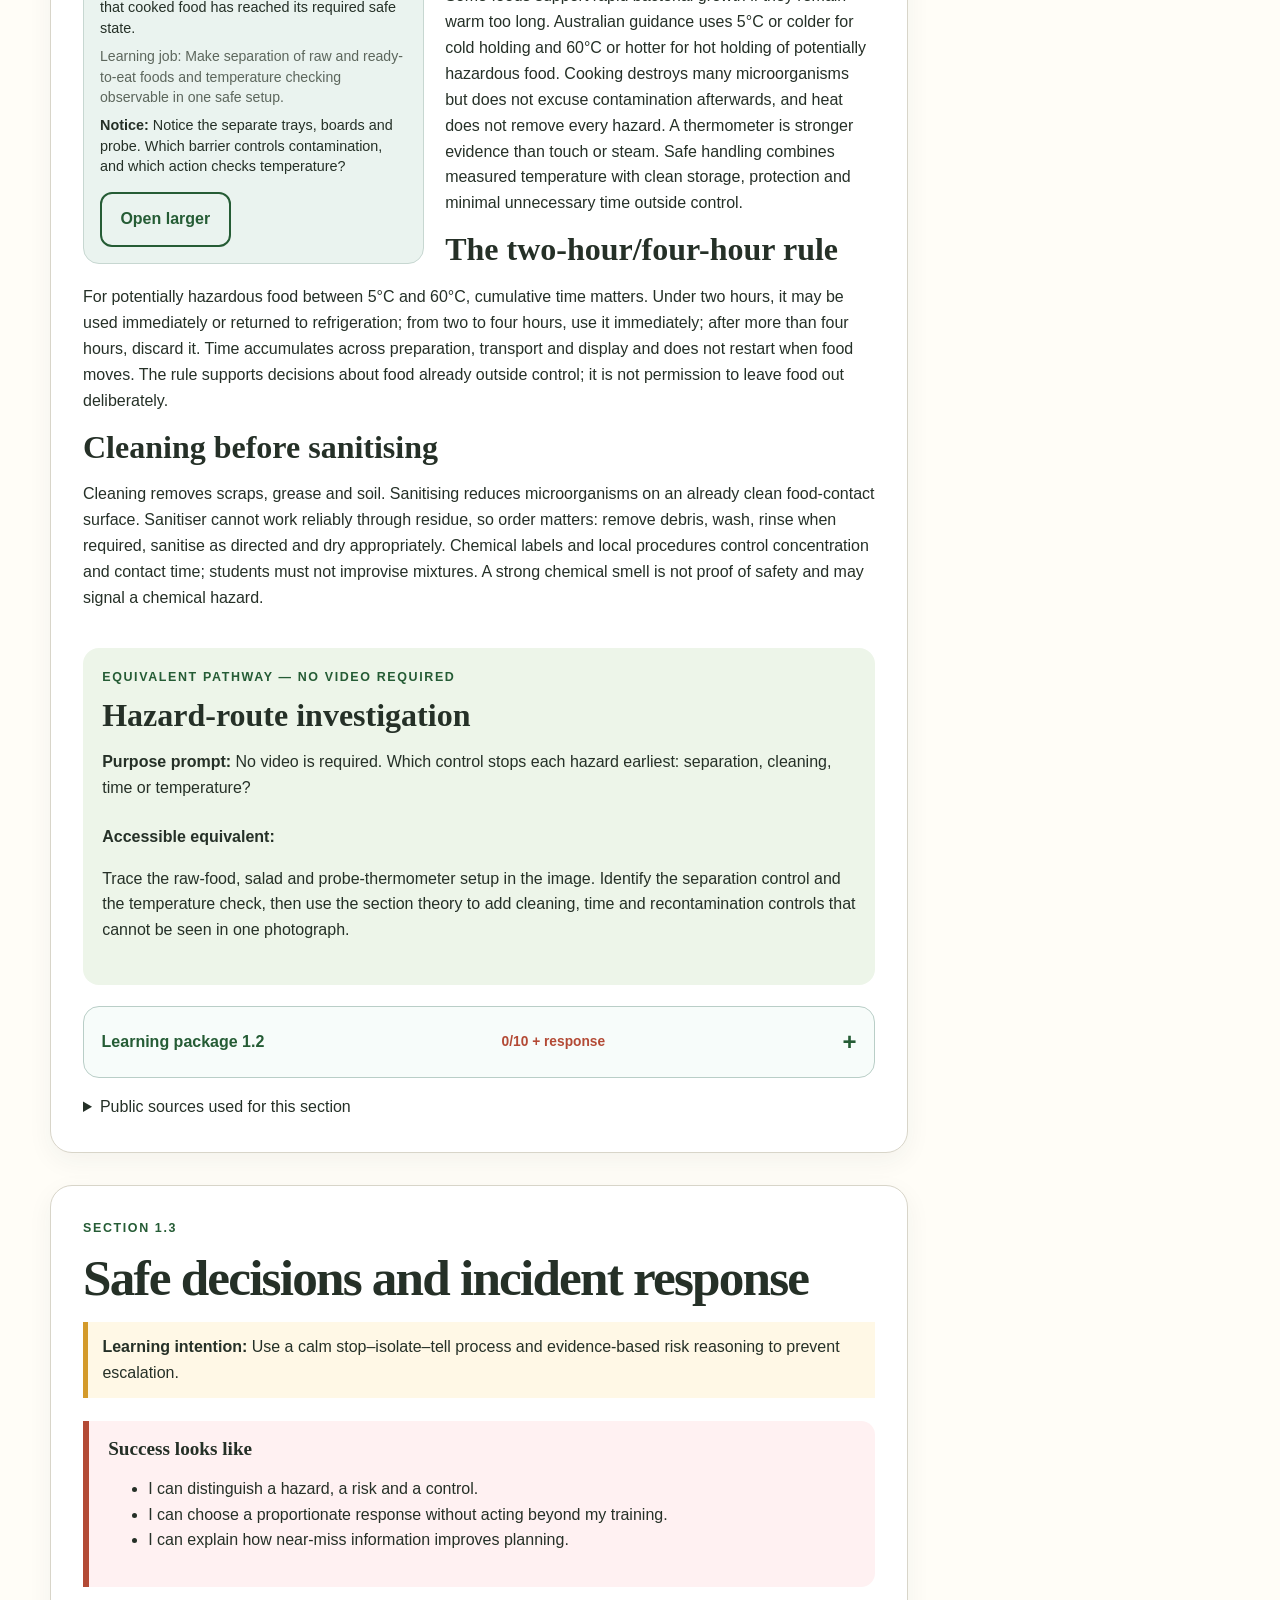
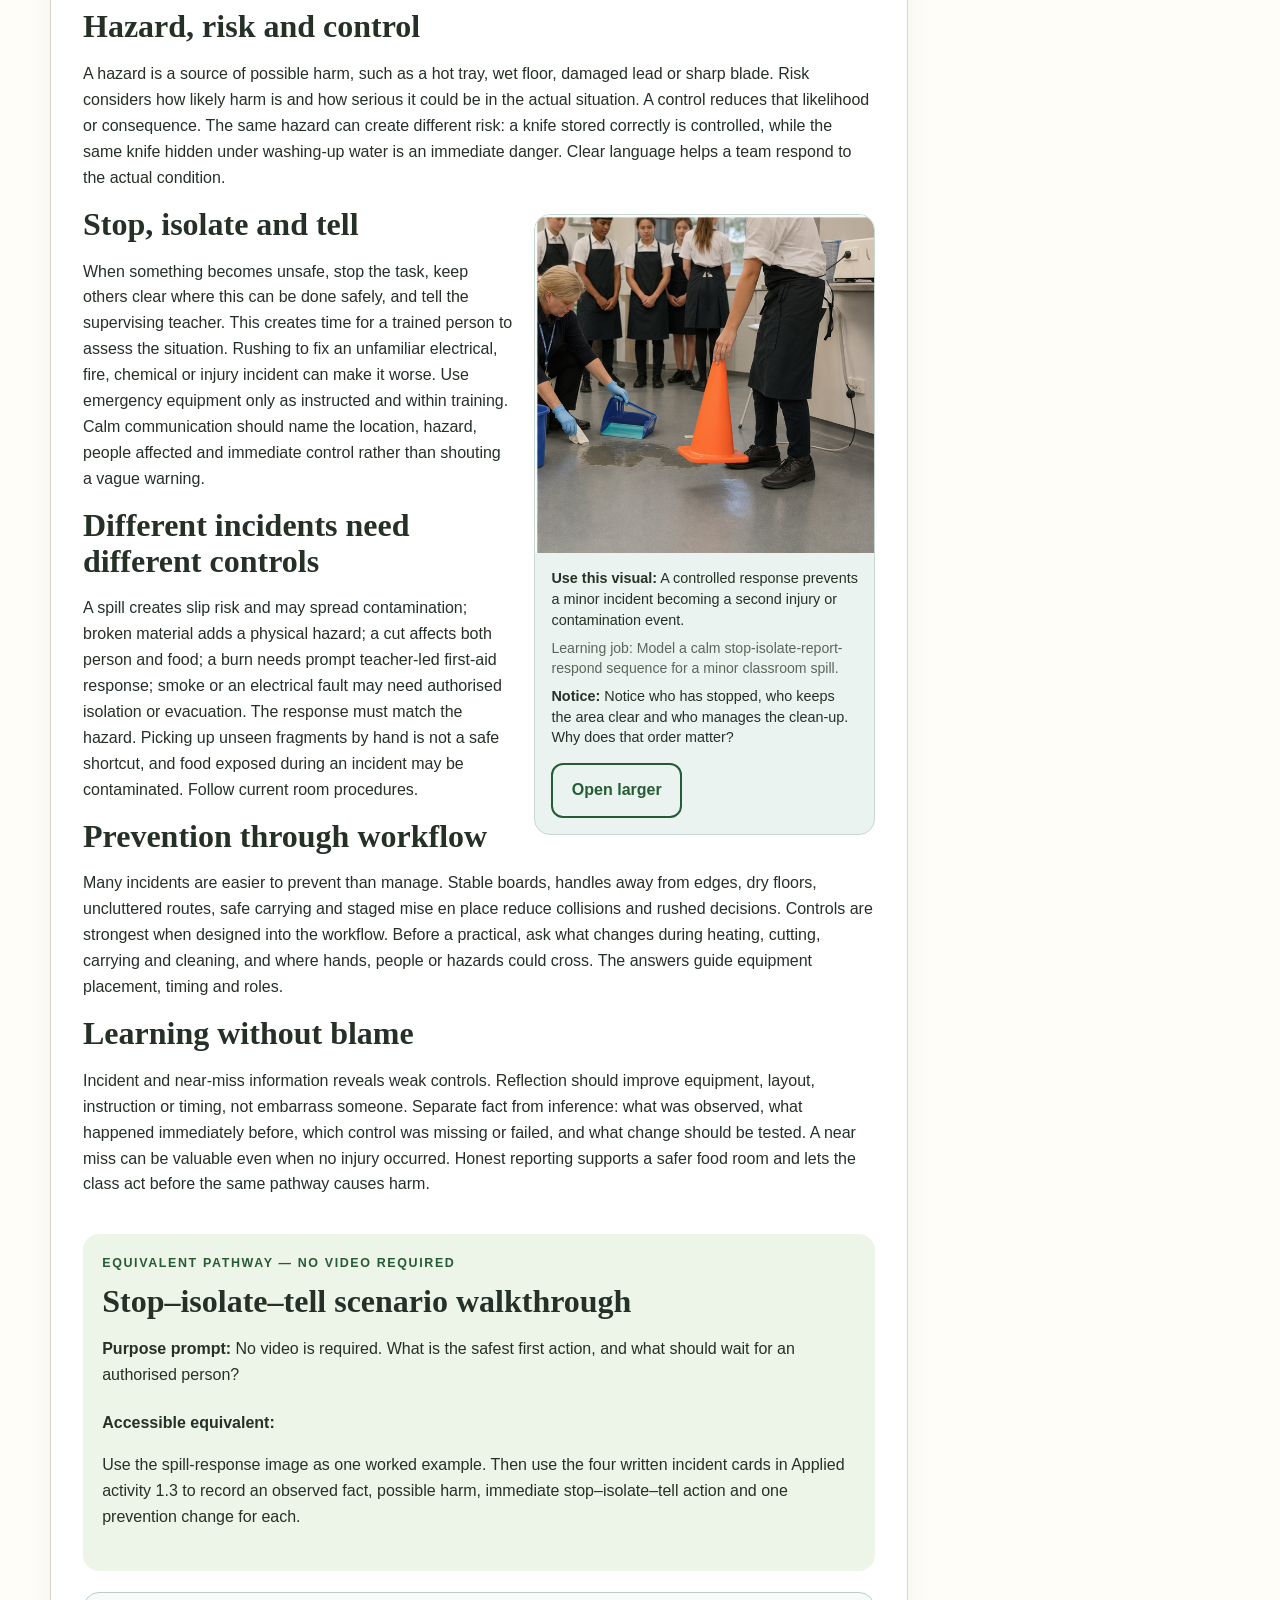
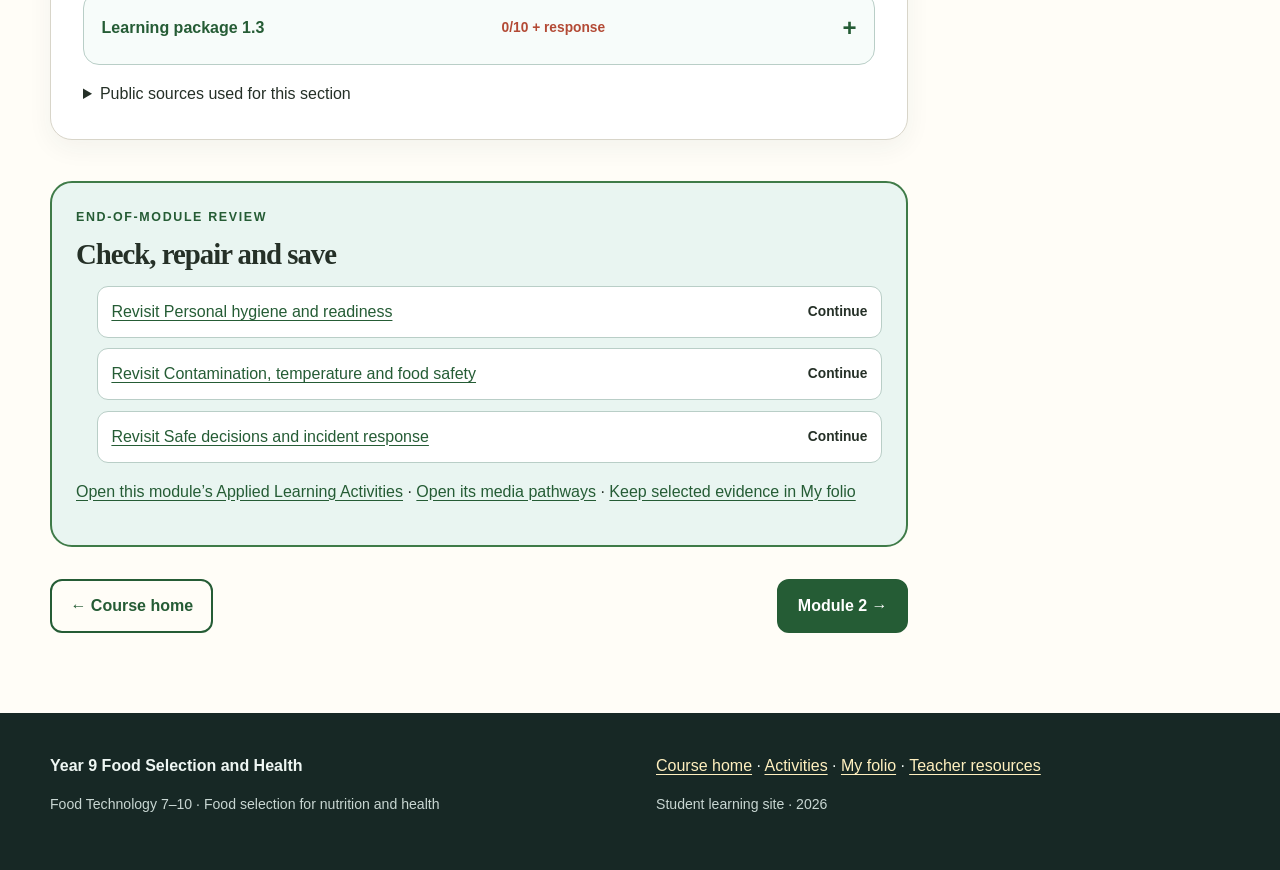
<file: modules/module-01.html>
<!doctype html>
<html lang="en-AU"><head><meta charset="utf-8"><meta name="viewport" content="width=device-width, initial-scale=1"><meta name="description" content="Module 1, Ready to work safely, in Year 9 Food Selection and Health."><title>Module 1: Ready to work safely | Food Selection and Health</title><link rel="stylesheet" href="../assets/styles.css"></head>
<body><a class="skip-link" href="#main">Skip to course content</a>
  <header class="site-header"><div class="nav-wrap">
    <a class="brand" href="../index.html"><span class="brand-mark" aria-hidden="true">🥗</span><span>Food Selection &amp; Health</span></a>
    <button class="nav-toggle" aria-expanded="false" aria-controls="site-nav">Menu</button>
    <nav class="site-nav" id="site-nav" aria-label="Main navigation">
      <a href="../index.html">Course</a>
      <a href="../index.html#modules">Modules</a>
      <a href="../activities.html">Activities</a>
      <a href="../puzzles.html">Puzzles</a>
      <a href="../folio.html">My folio</a>
      <a href="../assessment.html">Assessment</a>
      <a href="../teacher-resources.html">Teacher resources</a>
      <a href="https://stevencowell.github.io/Main-Page/">Main Menu</a>
    </nav>
  </div></header><main id="main"><section class="page-hero module-hero"><div class="wrap"><p class="eyebrow">Module 1 of 6 · FT5-SAF-01 · FT5-COM-01 · FT5-FPP-01 · FT5-USE-01</p><h1>Ready to work safely</h1><p class="lede">Students use hygiene, food-safety and risk-management reasoning to prepare for practical food work and respond calmly when conditions change.</p></div></section><div class="wrap module-layout"><article class="module-article"><section class="module-presentation" id="m01-presentation" data-module-presentation><div><p class="eyebrow">Class presentation</p><h2>Module 1 — 8-slide lesson deck</h2><p>Use the deck to introduce the three connected ideas, pause for decisions and hand evidence into the learning packages.</p></div><a class="button presentation-download" id="m01-presentation-download" href="../resources/presentations/Food-Selection-Health-Module-01-Ready-to-work-safely.pptx" data-module-presentation-download download>Download PowerPoint</a></section><figure class="module-context-visual" id="m01-context-visual"><img class="visual-crop-image" src="../assets/visual-m01-q1.png" alt="Year 9 students with secured hair and clean aprons wait at organised food-classroom benches with clean boards and equipment ready." loading="lazy" decoding="async"><figcaption><strong>Use this visual:</strong> Safe food work begins before cooking: people, benches and equipment are prepared for controlled work. <span class="fine">Learning job: Make pre-practical readiness visible before any ingredient is handled.</span><span class="visual-notice"><strong>Notice:</strong> Notice what has already been controlled before ingredients appear. Which check would you make next?</span></figcaption><div class="visual-actions"><a class="button secondary visual-open" href="../assets/visual-m01-board.png" data-visual-open data-visual-alt="Full four-scene learning storyboard for Module 1, containing the module context and its three section visuals." data-visual-caption="Open the unchanged full-resolution Module 1 storyboard. Use the adjacent caption and Notice prompt for the relevant scene." aria-haspopup="dialog" aria-label="Open the full Module 1 storyboard in a larger view">Open larger</a></div></figure><section class="module-section" id="m01-s1" data-section-container>
    <div class="section-theory" id="m01-s1-theory"><p class="eyebrow">Section 1.1</p><h2>Personal hygiene and readiness</h2><p class="section-purpose"><strong>Learning intention:</strong> Explain how personal preparation interrupts contamination pathways and make a defensible readiness decision before handling food.</p><div class="concept-callout"><h3>Success looks like</h3><ul><li>I can connect each hygiene action to a contamination pathway it controls.</li><li>I can distinguish clean-looking from food-safe.</li><li>I can complete and justify a person-to-place readiness check.</li></ul></div><h3 id="m01-s1-help-1">Readiness is a food-safety control</h3><p>Personal preparation happens before ingredients are touched because people can transfer microorganisms, allergens and foreign objects to food. A clean apron, restrained hair and washed hands are not just about appearance; each blocks a possible pathway. Readiness also includes reading the method, clearing the bench and deciding where clean equipment will go. The useful question is not “Do I look ready?” but “What could move from me or my surroundings into the food, and what action controls it?”</p><figure class="section-visual theory-wrap-visual theory-wrap-right" id="m01-s1-visual"><img class="visual-crop-image" src="../assets/visual-m01-q2.png" alt="Close view of a food technology student lathering both hands with liquid soap at a clean classroom sink, with sleeves and jewellery clear." loading="lazy" decoding="async"><figcaption><strong>Use this visual:</strong> Thorough handwashing reduces the chance that contamination reaches food, equipment or shared surfaces. <span class="fine">Learning job: Show thorough handwashing and food-handler readiness as observable controls.</span><span class="visual-notice"><strong>Notice:</strong> Notice the lathered palms, fingers and wrists. What still needs to happen before the student touches food?</span></figcaption><div class="visual-actions"><a class="button secondary visual-open" href="../assets/visual-m01-board.png" data-visual-open data-visual-alt="Full four-scene learning storyboard for Module 1, containing the module context and its three section visuals." data-visual-caption="Open the unchanged full-resolution Module 1 storyboard. Use the adjacent caption and Notice prompt for the relevant scene." aria-haspopup="dialog" aria-label="Open the full Module 1 storyboard in a larger view">Open larger</a></div></figure><h3 id="m01-s1-help-2">Why handwashing works</h3><p>Hands collect material from phones, door handles, faces, bins, raw ingredients and shared equipment. Soap, friction and running water loosen and rinse away oils and soil; thorough drying reduces transfer from wet hands. A quick splash misses fingertips, thumbs, between fingers and around nails. Wash before food work and again after any action that may recontaminate the hands. Gloves can also become contaminated, so they never replace clean hands or thoughtful changes between tasks.</p><h3 id="m01-s1-help-3">Clothing, hair and personal items</h3><p>Protective clothing creates a cleaner outer layer between everyday clothes and food. Restraining hair prevents it falling into food and reduces repeated hand-to-hair contact. Jewellery, watches and long or damaged nails can trap soil, hinder washing or become physical hazards. Phones and bags belong away from food-preparation surfaces because they are frequently handled but rarely cleaned to a food-contact standard. Separating these items reduces unnecessary transfer opportunities.</p><h3 id="m01-s1-help-4">Health, wounds and reporting</h3><p>Vomiting, diarrhoea, fever or an infected wound must be reported to the supervising teacher before handling food so a safe role or alternative can be chosen. Cuts need a secure suitable covering and any additional protection required by the setting. Students should not diagnose themselves or hide symptoms to avoid missing a practical. Early reporting protects classmates, the food and the person who is unwell. It is responsible teamwork, not failure.</p><h3 id="m01-s1-help-5">A calm person-to-place check</h3><p>A useful routine moves from person to place: report health concerns, wash hands, secure hair and clothing, store personal items, check the bench and equipment, then review the method. If a control is missing, pause and correct it before starting. School-specific allergy procedures, approved clothing and room routines remain controlled by the teacher; follow the current lesson directions rather than guessing. Good preparation prevents avoidable interruptions and creates more time for careful food production.</p></div>
    
    <section class="section-pathway" id="m01-s1-media" aria-labelledby="m01-s1-pathway"><p class="eyebrow">Equivalent pathway — no video required</p><h3 id="m01-s1-pathway">Person-to-place contamination audit</h3><p><strong>Purpose prompt:</strong> No video is required. Track one possible contaminant from a person or personal item to ready-to-eat food and identify the action that breaks the chain.</p><div class="equivalent-path"><strong>Accessible equivalent:</strong><p>Read ‘Why handwashing works’ and ‘Clothing, hair and personal items’. Use the handwashing image to identify the control being applied. Then compare the two written readiness scenes in Applied activity 1.1, build one contamination chain and justify where the strongest early control belongs.</p></div></section>
    <span id="m01-s1-learning-end" hidden></span><details class="learning-package" id="m01-s1-package" data-learning-package data-section-id="m01-s1"><summary id="m01-s1-package-summary"><span>Learning package 1.1</span><span class="package-progress" data-package-progress>0/10 + response</span></summary><div class="learning-package-body"><p>Use each explanation to repair your thinking as you go. All work saves only in this browser on this device.</p><h3>Knowledge checks</h3><fieldset class="knowledge-question" id="m01-s01-q01"><legend>1. Why wash hands again after putting a phone away?</legend><div class="option-list"><label for="m01-s01-q01-o1"><input id="m01-s01-q01-o1" type="radio" name="m01-s01-q01" value="m01-s01-q01-o1"><span>The second wash makes food cook faster.</span></label><label for="m01-s01-q01-o2"><input id="m01-s01-q01-o2" type="radio" name="m01-s01-q01" value="m01-s01-q01-o2"><span>Phone screens always have visible mould.</span></label><label for="m01-s01-q01-o3"><input id="m01-s01-q01-o3" type="radio" name="m01-s01-q01" value="m01-s01-q01-o3"><span>The phone may transfer contamination back to clean hands.</span></label><label for="m01-s01-q01-o4"><input id="m01-s01-q01-o4" type="radio" name="m01-s01-q01" value="m01-s01-q01-o4"><span>Only fingerprints can move from a phone.</span></label></div><p class="question-feedback" data-feedback-for="m01-s01-q01" hidden aria-live="polite"></p><a class="help-link" href="#m01-s1-help-1">Review the linked theory help</a></fieldset><fieldset class="knowledge-question" id="m01-s01-q02"><legend>2. Which action best describes effective handwashing?</legend><div class="option-list"><label for="m01-s01-q02-o1"><input id="m01-s01-q02-o1" type="radio" name="m01-s01-q02" value="m01-s01-q02-o1"><span>Use soap and running water, clean all surfaces, then dry thoroughly.</span></label><label for="m01-s01-q02-o2"><input id="m01-s01-q02-o2" type="radio" name="m01-s01-q02" value="m01-s01-q02-o2"><span>Rinse fingertips briefly and wipe them on an apron.</span></label><label for="m01-s01-q02-o3"><input id="m01-s01-q02-o3" type="radio" name="m01-s01-q02" value="m01-s01-q02-o3"><span>Wear one pair of gloves all lesson.</span></label><label for="m01-s01-q02-o4"><input id="m01-s01-q02-o4" type="radio" name="m01-s01-q02" value="m01-s01-q02-o4"><span>Use scented cream so hands smell clean.</span></label></div><p class="question-feedback" data-feedback-for="m01-s01-q02" hidden aria-live="polite"></p><a class="help-link" href="#m01-s1-help-2">Review the linked theory help</a></fieldset><fieldset class="knowledge-question" id="m01-s01-q03"><legend>3. What is the main purpose of clean protective clothing?</legend><div class="option-list"><label for="m01-s01-q03-o1"><input id="m01-s01-q03-o1" type="radio" name="m01-s01-q03" value="m01-s01-q03-o1"><span>It proves the wearer knows every recipe.</span></label><label for="m01-s01-q03-o2"><input id="m01-s01-q03-o2" type="radio" name="m01-s01-q03" value="m01-s01-q03-o2"><span>It creates a cleaner barrier between everyday clothes and food.</span></label><label for="m01-s01-q03-o3"><input id="m01-s01-q03-o3" type="radio" name="m01-s01-q03" value="m01-s01-q03-o3"><span>It sterilises any food that touches it.</span></label><label for="m01-s01-q03-o4"><input id="m01-s01-q03-o4" type="radio" name="m01-s01-q03" value="m01-s01-q03-o4"><span>It guarantees no allergen transfer.</span></label></div><p class="question-feedback" data-feedback-for="m01-s01-q03" hidden aria-live="polite"></p><a class="help-link" href="#m01-s1-help-3">Review the linked theory help</a></fieldset><fieldset class="knowledge-question" id="m01-s01-q04"><legend>4. Why is long hair restrained?</legend><div class="option-list"><label for="m01-s01-q04-o1"><input id="m01-s01-q04-o1" type="radio" name="m01-s01-q04" value="m01-s01-q04-o1"><span>It lowers room temperature.</span></label><label for="m01-s01-q04-o2"><input id="m01-s01-q04-o2" type="radio" name="m01-s01-q04" value="m01-s01-q04-o2"><span>It changes the meal's nutrient content.</span></label><label for="m01-s01-q04-o3"><input id="m01-s01-q04-o3" type="radio" name="m01-s01-q04" value="m01-s01-q04-o3"><span>Only because every workplace uses one hairstyle.</span></label><label for="m01-s01-q04-o4"><input id="m01-s01-q04-o4" type="radio" name="m01-s01-q04" value="m01-s01-q04-o4"><span>It reduces hair falling into food and repeated hand-to-hair contact.</span></label></div><p class="question-feedback" data-feedback-for="m01-s01-q04" hidden aria-live="polite"></p><a class="help-link" href="#m01-s1-help-4">Review the linked theory help</a></fieldset><fieldset class="knowledge-question" id="m01-s01-q05"><legend>5. A student has a small covered cut. What is the most responsible next step?</legend><div class="option-list"><label for="m01-s01-q05-o1"><input id="m01-s01-q05-o1" type="radio" name="m01-s01-q05" value="m01-s01-q05-o1"><span>Tell the teacher and follow the setting's wound-protection directions.</span></label><label for="m01-s01-q05-o2"><input id="m01-s01-q05-o2" type="radio" name="m01-s01-q05" value="m01-s01-q05-o2"><span>Hide it so the class starts on time.</span></label><label for="m01-s01-q05-o3"><input id="m01-s01-q05-o3" type="radio" name="m01-s01-q05" value="m01-s01-q05-o3"><span>Remove the covering for wet work.</span></label><label for="m01-s01-q05-o4"><input id="m01-s01-q05-o4" type="radio" name="m01-s01-q05" value="m01-s01-q05-o4"><span>Assume a glove makes reporting unnecessary.</span></label></div><p class="question-feedback" data-feedback-for="m01-s01-q05" hidden aria-live="polite"></p><a class="help-link" href="#m01-s1-help-5">Review the linked theory help</a></fieldset><fieldset class="knowledge-question" id="m01-s01-q06"><legend>6. Why report vomiting or diarrhoea before food handling?</legend><div class="option-list"><label for="m01-s01-q06-o1"><input id="m01-s01-q06-o1" type="radio" name="m01-s01-q06" value="m01-s01-q06-o1"><span>It always proves an allergy.</span></label><label for="m01-s01-q06-o2"><input id="m01-s01-q06-o2" type="radio" name="m01-s01-q06" value="m01-s01-q06-o2"><span>The only concern is slower work.</span></label><label for="m01-s01-q06-o3"><input id="m01-s01-q06-o3" type="radio" name="m01-s01-q06" value="m01-s01-q06-o3"><span>Some illnesses can spread harmful microorganisms through food.</span></label><label for="m01-s01-q06-o4"><input id="m01-s01-q06-o4" type="radio" name="m01-s01-q06" value="m01-s01-q06-o4"><span>Reporting identifies the exact microorganism.</span></label></div><p class="question-feedback" data-feedback-for="m01-s01-q06" hidden aria-live="polite"></p><a class="help-link" href="#m01-s1-help-1">Review the linked theory help</a></fieldset><fieldset class="knowledge-question" id="m01-s01-q07"><legend>7. Which statement about gloves is accurate?</legend><div class="option-list"><label for="m01-s01-q07-o1"><input id="m01-s01-q07-o1" type="radio" name="m01-s01-q07" value="m01-s01-q07-o1"><span>They make handwashing unnecessary.</span></label><label for="m01-s01-q07-o2"><input id="m01-s01-q07-o2" type="radio" name="m01-s01-q07" value="m01-s01-q07-o2"><span>They can become contaminated and need clean hands and task-aware changes.</span></label><label for="m01-s01-q07-o3"><input id="m01-s01-q07-o3" type="radio" name="m01-s01-q07" value="m01-s01-q07-o3"><span>One pair can move from raw to ready-to-eat food.</span></label><label for="m01-s01-q07-o4"><input id="m01-s01-q07-o4" type="radio" name="m01-s01-q07" value="m01-s01-q07-o4"><span>They remove every allergen risk.</span></label></div><p class="question-feedback" data-feedback-for="m01-s01-q07" hidden aria-live="polite"></p><a class="help-link" href="#m01-s1-help-2">Review the linked theory help</a></fieldset><fieldset class="knowledge-question" id="m01-s01-q08"><legend>8. Why can rings, watches or damaged long nails be a concern?</legend><div class="option-list"><label for="m01-s01-q08-o1"><input id="m01-s01-q08-o1" type="radio" name="m01-s01-q08" value="m01-s01-q08-o1"><span>They absorb all moisture from food.</span></label><label for="m01-s01-q08-o2"><input id="m01-s01-q08-o2" type="radio" name="m01-s01-q08" value="m01-s01-q08-o2"><span>They always make knives blunt.</span></label><label for="m01-s01-q08-o3"><input id="m01-s01-q08-o3" type="radio" name="m01-s01-q08" value="m01-s01-q08-o3"><span>They matter only if expensive.</span></label><label for="m01-s01-q08-o4"><input id="m01-s01-q08-o4" type="radio" name="m01-s01-q08" value="m01-s01-q08-o4"><span>They can trap soil, hinder washing or become physical hazards.</span></label></div><p class="question-feedback" data-feedback-for="m01-s01-q08" hidden aria-live="polite"></p><a class="help-link" href="#m01-s1-help-3">Review the linked theory help</a></fieldset><fieldset class="knowledge-question" id="m01-s01-q09"><legend>9. Which sequence is the strongest readiness routine?</legend><div class="option-list"><label for="m01-s01-q09-o1"><input id="m01-s01-q09-o1" type="radio" name="m01-s01-q09" value="m01-s01-q09-o1"><span>Start cutting, then decide if hands need washing.</span></label><label for="m01-s01-q09-o2"><input id="m01-s01-q09-o2" type="radio" name="m01-s01-q09" value="m01-s01-q09-o2"><span>Report health issues, prepare yourself, check the station, then review the method.</span></label><label for="m01-s01-q09-o3"><input id="m01-s01-q09-o3" type="radio" name="m01-s01-q09" value="m01-s01-q09-o3"><span>Read only the final method step.</span></label><label for="m01-s01-q09-o4"><input id="m01-s01-q09-o4" type="radio" name="m01-s01-q09" value="m01-s01-q09-o4"><span>Put on an apron and assume everything else is ready.</span></label></div><p class="question-feedback" data-feedback-for="m01-s01-q09" hidden aria-live="polite"></p><a class="help-link" href="#m01-s1-help-4">Review the linked theory help</a></fieldset><fieldset class="knowledge-question" id="m01-s01-q10"><legend>10. A bench looks clean. What is the best conclusion?</legend><div class="option-list"><label for="m01-s01-q10-o1"><input id="m01-s01-q10-o1" type="radio" name="m01-s01-q10" value="m01-s01-q10-o1"><span>It must be safe because microbes are coloured.</span></label><label for="m01-s01-q10-o2"><input id="m01-s01-q10-o2" type="radio" name="m01-s01-q10" value="m01-s01-q10-o2"><span>No crumbs means it is safe after raw-food work.</span></label><label for="m01-s01-q10-o3"><input id="m01-s01-q10-o3" type="radio" name="m01-s01-q10" value="m01-s01-q10-o3"><span>Appearance alone cannot confirm food safety; use and cleaning status matter.</span></label><label for="m01-s01-q10-o4"><input id="m01-s01-q10-o4" type="radio" name="m01-s01-q10" value="m01-s01-q10-o4"><span>Previous-class use means no check is needed.</span></label></div><p class="question-feedback" data-feedback-for="m01-s01-q10" hidden aria-live="polite"></p><a class="help-link" href="#m01-s1-help-5">Review the linked theory help</a></fieldset><section class="long-response"><h3>Long response</h3><label for="m01-s1-response">Justify a five-point readiness routine for a Year 9 food practical. For each point, explain the contamination pathway or safety problem it controls and evaluate why simply looking clean is insufficient.</label><textarea id="m01-s1-response" data-long-response rows="10" placeholder="Build a clear claim, use section evidence and explain your reasoning."></textarea><div class="response-support"><div><h4>Response scaffold</h4><ul><li>Name five person-to-place checks in a logical order.</li><li>For each check, identify what could be transferred or go wrong.</li><li>Explain how the action interrupts that pathway.</li><li>Include one example of recontamination after handwashing.</li><li>Evaluate the misconception that clean-looking means food-safe.</li></ul></div><div><h4>Quality criteria</h4><ul><li>Uses cause-and-effect reasoning rather than a rule list.</li><li>Covers personal preparation and the work area.</li><li>Distinguishes visible dirt from invisible contamination.</li><li>Does not invent school-specific procedures.</li></ul></div></div><p class="folio-brief"><strong>Folio handoff:</strong> Save as “M1.1 Readiness control plan” with a labelled contamination-chain example and one question about local room procedures. <a href="../folio.html">Open My folio</a>.</p></section><div class="package-save-row"><p id="m01-s1-save-status" data-save-status aria-live="polite">0/10 checks saved · long response still needs detail</p><a id="m01-s1-resume" href="#m01-s01-q01">Resume this package</a><button class="text-button" type="button" data-reset-package>Clear this section</button></div></div></details>
    <details class="source-links"><summary>Public sources used for this section</summary><ul class="source-list"><li><a href="https://www.foodauthority.nsw.gov.au/consumer/food-at-home" target="_blank" rel="noreferrer">NSW Food Authority — Food safety at home</a></li><li><a href="https://www.foodstandards.gov.au/consumer/safety" target="_blank" rel="noreferrer">Food Standards Australia New Zealand — Food safety</a></li><li><a href="https://curriculum.nsw.edu.au/learning-areas/tas/food-technology-7-10-2025/outcomes" target="_blank" rel="noreferrer">NSW Curriculum — Food Technology 7–10 (2025) outcomes</a></li></ul></details>
  </section><section class="module-section" id="m01-s2" data-section-container>
    <div class="section-theory" id="m01-s2-theory"><p class="eyebrow">Section 1.2</p><h2>Contamination, temperature and food safety</h2><p class="section-purpose"><strong>Learning intention:</strong> Classify food hazards and use separation, cleaning, temperature and cumulative-time evidence to choose safe handling actions.</p><div class="concept-callout"><h3>Success looks like</h3><ul><li>I can distinguish biological, chemical, physical and allergen hazards.</li><li>I can trace cross-contamination and place a control at the transfer point.</li><li>I can apply Australian temperature and two-hour/four-hour guidance.</li></ul></div><h3 id="m01-s2-help-1">Four hazard categories</h3><p>A food hazard is something with the potential to cause harm. Biological hazards include harmful microorganisms; chemical hazards include cleaning products or incorrect chemical use; physical hazards include fragments such as broken packaging; allergen hazards involve unintended contact with food that can cause a reaction. The categories make team thinking clearer, though one incident may involve more than one. The aim is to recognise plausible hazards early enough to control them, not to make food seem frightening.</p><figure class="section-visual theory-wrap-visual theory-wrap-left" id="m01-s2-visual"><img class="visual-crop-image" src="../assets/visual-m01-q3.png" alt="Raw chicken in a separate metal tray sits well away from salad vegetables while a gloved hand checks cooked chicken with a clean probe thermometer." loading="lazy" decoding="async"><figcaption><strong>Use this visual:</strong> Separation controls cross-contamination; a clean probe provides evidence that cooked food has reached its required safe state. <span class="fine">Learning job: Make separation of raw and ready-to-eat foods and temperature checking observable in one safe setup.</span><span class="visual-notice"><strong>Notice:</strong> Notice the separate trays, boards and probe. Which barrier controls contamination, and which action checks temperature?</span></figcaption><div class="visual-actions"><a class="button secondary visual-open" href="../assets/visual-m01-board.png" data-visual-open data-visual-alt="Full four-scene learning storyboard for Module 1, containing the module context and its three section visuals." data-visual-caption="Open the unchanged full-resolution Module 1 storyboard. Use the adjacent caption and Notice prompt for the relevant scene." aria-haspopup="dialog" aria-label="Open the full Module 1 storyboard in a larger view">Open larger</a></div></figure><h3 id="m01-s2-help-2">Cross-contamination is a journey</h3><p>Cross-contamination occurs when a hazard moves between food, people, tools or surfaces. Raw juices on a board can reach salad through a knife; unwashed hands can move material from a bin lid to bread; allergens can move through shared utensils or crumbs. Naming the route makes prevention precise. Separation, handwashing, clean equipment and an organised workflow interrupt the journey. A different-coloured board helps only when it is clean, correctly assigned and kept separate.</p><h3 id="m01-s2-help-3">Temperature controls growth</h3><p>Some foods support rapid bacterial growth if they remain warm too long. Australian guidance uses 5°C or colder for cold holding and 60°C or hotter for hot holding of potentially hazardous food. Cooking destroys many microorganisms but does not excuse contamination afterwards, and heat does not remove every hazard. A thermometer is stronger evidence than touch or steam. Safe handling combines measured temperature with clean storage, protection and minimal unnecessary time outside control.</p><h3 id="m01-s2-help-4">The two-hour/four-hour rule</h3><p>For potentially hazardous food between 5°C and 60°C, cumulative time matters. Under two hours, it may be used immediately or returned to refrigeration; from two to four hours, use it immediately; after more than four hours, discard it. Time accumulates across preparation, transport and display and does not restart when food moves. The rule supports decisions about food already outside control; it is not permission to leave food out deliberately.</p><h3 id="m01-s2-help-5">Cleaning before sanitising</h3><p>Cleaning removes scraps, grease and soil. Sanitising reduces microorganisms on an already clean food-contact surface. Sanitiser cannot work reliably through residue, so order matters: remove debris, wash, rinse when required, sanitise as directed and dry appropriately. Chemical labels and local procedures control concentration and contact time; students must not improvise mixtures. A strong chemical smell is not proof of safety and may signal a chemical hazard.</p></div>
    
    <section class="section-pathway" id="m01-s2-media" aria-labelledby="m01-s2-pathway"><p class="eyebrow">Equivalent pathway — no video required</p><h3 id="m01-s2-pathway">Hazard-route investigation</h3><p><strong>Purpose prompt:</strong> No video is required. Which control stops each hazard earliest: separation, cleaning, time or temperature?</p><div class="equivalent-path"><strong>Accessible equivalent:</strong><p>Trace the raw-food, salad and probe-thermometer setup in the image. Identify the separation control and the temperature check, then use the section theory to add cleaning, time and recontamination controls that cannot be seen in one photograph.</p></div></section>
    <span id="m01-s2-learning-end" hidden></span><details class="learning-package" id="m01-s2-package" data-learning-package data-section-id="m01-s2"><summary id="m01-s2-package-summary"><span>Learning package 1.2</span><span class="package-progress" data-package-progress>0/10 + response</span></summary><div class="learning-package-body"><p>Use each explanation to repair your thinking as you go. All work saves only in this browser on this device.</p><h3>Knowledge checks</h3><fieldset class="knowledge-question" id="m01-s02-q01"><legend>1. Which example is a biological food hazard?</legend><div class="option-list"><label for="m01-s02-q01-o1"><input id="m01-s02-q01-o1" type="radio" name="m01-s02-q01" value="m01-s02-q01-o1"><span>Broken plastic in salad.</span></label><label for="m01-s02-q01-o2"><input id="m01-s02-q01-o2" type="radio" name="m01-s02-q01" value="m01-s02-q01-o2"><span>Harmful bacteria multiplying in poorly chilled cooked food.</span></label><label for="m01-s02-q01-o3"><input id="m01-s02-q01-o3" type="radio" name="m01-s02-q01" value="m01-s02-q01-o3"><span>Cleaner splashed into sauce.</span></label><label for="m01-s02-q01-o4"><input id="m01-s02-q01-o4" type="radio" name="m01-s02-q01" value="m01-s02-q01-o4"><span>Peanut crumbs in an allergen-controlled dish.</span></label></div><p class="question-feedback" data-feedback-for="m01-s02-q01" hidden aria-live="polite"></p><a class="help-link" href="#m01-s2-help-1">Review the linked theory help</a></fieldset><fieldset class="knowledge-question" id="m01-s02-q02"><legend>2. Which scenario best shows cross-contamination?</legend><div class="option-list"><label for="m01-s02-q02-o1"><input id="m01-s02-q02-o1" type="radio" name="m01-s02-q02" value="m01-s02-q02-o1"><span>A sealed can sits on a dry shelf.</span></label><label for="m01-s02-q02-o2"><input id="m01-s02-q02-o2" type="radio" name="m01-s02-q02" value="m01-s02-q02-o2"><span>A clean spoon sits beside a clean bowl.</span></label><label for="m01-s02-q02-o3"><input id="m01-s02-q02-o3" type="radio" name="m01-s02-q02" value="m01-s02-q02-o3"><span>Bread browns during toasting.</span></label><label for="m01-s02-q02-o4"><input id="m01-s02-q02-o4" type="radio" name="m01-s02-q02" value="m01-s02-q02-o4"><span>A raw-chicken knife is used on salad without cleaning.</span></label></div><p class="question-feedback" data-feedback-for="m01-s02-q02" hidden aria-live="polite"></p><a class="help-link" href="#m01-s2-help-2">Review the linked theory help</a></fieldset><fieldset class="knowledge-question" id="m01-s02-q03"><legend>3. Why is a separate board not a complete control alone?</legend><div class="option-list"><label for="m01-s02-q03-o1"><input id="m01-s02-q03-o1" type="radio" name="m01-s02-q03" value="m01-s02-q03-o1"><span>It must also be clean, correctly assigned and separated.</span></label><label for="m01-s02-q03-o2"><input id="m01-s02-q03-o2" type="radio" name="m01-s02-q03" value="m01-s02-q03-o2"><span>Its colour kills microorganisms.</span></label><label for="m01-s02-q03-o3"><input id="m01-s02-q03-o3" type="radio" name="m01-s02-q03" value="m01-s02-q03-o3"><span>It can be reused without washing.</span></label><label for="m01-s02-q03-o4"><input id="m01-s02-q03-o4" type="radio" name="m01-s02-q03" value="m01-s02-q03-o4"><span>It also controls food temperature.</span></label></div><p class="question-feedback" data-feedback-for="m01-s02-q03" hidden aria-live="polite"></p><a class="help-link" href="#m01-s2-help-3">Review the linked theory help</a></fieldset><fieldset class="knowledge-question" id="m01-s02-q04"><legend>4. Which temperatures match Australian holding guidance?</legend><div class="option-list"><label for="m01-s02-q04-o1"><input id="m01-s02-q04-o1" type="radio" name="m01-s02-q04" value="m01-s02-q04-o1"><span>Cold below 15°C and hot above 30°C.</span></label><label for="m01-s02-q04-o2"><input id="m01-s02-q04-o2" type="radio" name="m01-s02-q04" value="m01-s02-q04-o2"><span>Any temperature if food looks fresh.</span></label><label for="m01-s02-q04-o3"><input id="m01-s02-q04-o3" type="radio" name="m01-s02-q04" value="m01-s02-q04-o3"><span>Cold at 5°C or colder; hot at 60°C or hotter.</span></label><label for="m01-s02-q04-o4"><input id="m01-s02-q04-o4" type="radio" name="m01-s02-q04" value="m01-s02-q04-o4"><span>Cold at room temperature and hot only while steaming.</span></label></div><p class="question-feedback" data-feedback-for="m01-s02-q04" hidden aria-live="polite"></p><a class="help-link" href="#m01-s2-help-4">Review the linked theory help</a></fieldset><fieldset class="knowledge-question" id="m01-s02-q05"><legend>5. A filling has spent three cumulative hours between 5°C and 60°C. What now?</legend><div class="option-list"><label for="m01-s02-q05-o1"><input id="m01-s02-q05-o1" type="radio" name="m01-s02-q05" value="m01-s02-q05-o1"><span>Refrigerate it and reset time.</span></label><label for="m01-s02-q05-o2"><input id="m01-s02-q05-o2" type="radio" name="m01-s02-q05" value="m01-s02-q05-o2"><span>Use it immediately and do not refrigerate it for later.</span></label><label for="m01-s02-q05-o3"><input id="m01-s02-q05-o3" type="radio" name="m01-s02-q05" value="m01-s02-q05-o3"><span>Keep it another three hours.</span></label><label for="m01-s02-q05-o4"><input id="m01-s02-q05-o4" type="radio" name="m01-s02-q05" value="m01-s02-q05-o4"><span>Freeze it to erase the earlier time.</span></label></div><p class="question-feedback" data-feedback-for="m01-s02-q05" hidden aria-live="polite"></p><a class="help-link" href="#m01-s2-help-5">Review the linked theory help</a></fieldset><fieldset class="knowledge-question" id="m01-s02-q06"><legend>6. Food has spent more than four cumulative hours between 5°C and 60°C. What is the decision?</legend><div class="option-list"><label for="m01-s02-q06-o1"><input id="m01-s02-q06-o1" type="radio" name="m01-s02-q06" value="m01-s02-q06-o1"><span>Smell it and serve if normal.</span></label><label for="m01-s02-q06-o2"><input id="m01-s02-q06-o2" type="radio" name="m01-s02-q06" value="m01-s02-q06-o2"><span>Cook briefly and refrigerate.</span></label><label for="m01-s02-q06-o3"><input id="m01-s02-q06-o3" type="radio" name="m01-s02-q06" value="m01-s02-q06-o3"><span>Mix it with chilled food.</span></label><label for="m01-s02-q06-o4"><input id="m01-s02-q06-o4" type="radio" name="m01-s02-q06" value="m01-s02-q06-o4"><span>Discard it.</span></label></div><p class="question-feedback" data-feedback-for="m01-s02-q06" hidden aria-live="polite"></p><a class="help-link" href="#m01-s2-help-1">Review the linked theory help</a></fieldset><fieldset class="knowledge-question" id="m01-s02-q07"><legend>7. Why is a thermometer stronger than touch?</legend><div class="option-list"><label for="m01-s02-q07-o1"><input id="m01-s02-q07-o1" type="radio" name="m01-s02-q07" value="m01-s02-q07-o1"><span>It gives a measurement to compare with a boundary.</span></label><label for="m01-s02-q07-o2"><input id="m01-s02-q07-o2" type="radio" name="m01-s02-q07" value="m01-s02-q07-o2"><span>It proves no contamination ever occurred.</span></label><label for="m01-s02-q07-o3"><input id="m01-s02-q07-o3" type="radio" name="m01-s02-q07" value="m01-s02-q07-o3"><span>Its probe never needs cleaning.</span></label><label for="m01-s02-q07-o4"><input id="m01-s02-q07-o4" type="radio" name="m01-s02-q07" value="m01-s02-q07-o4"><span>It reveals the full time history.</span></label></div><p class="question-feedback" data-feedback-for="m01-s02-q07" hidden aria-live="polite"></p><a class="help-link" href="#m01-s2-help-2">Review the linked theory help</a></fieldset><fieldset class="knowledge-question" id="m01-s02-q08"><legend>8. What is the correct cleaning–sanitising relationship?</legend><div class="option-list"><label for="m01-s02-q08-o1"><input id="m01-s02-q08-o1" type="radio" name="m01-s02-q08" value="m01-s02-q08-o1"><span>Sanitise visible scraps instead of cleaning.</span></label><label for="m01-s02-q08-o2"><input id="m01-s02-q08-o2" type="radio" name="m01-s02-q08" value="m01-s02-q08-o2"><span>Mix chemicals to make them stronger.</span></label><label for="m01-s02-q08-o3"><input id="m01-s02-q08-o3" type="radio" name="m01-s02-q08" value="m01-s02-q08-o3"><span>Clean away soil before sanitising as directed.</span></label><label for="m01-s02-q08-o4"><input id="m01-s02-q08-o4" type="radio" name="m01-s02-q08" value="m01-s02-q08-o4"><span>Use extra chemical to shorten contact time.</span></label></div><p class="question-feedback" data-feedback-for="m01-s02-q08" hidden aria-live="polite"></p><a class="help-link" href="#m01-s2-help-3">Review the linked theory help</a></fieldset><fieldset class="knowledge-question" id="m01-s02-q09"><legend>9. Which statement about cooking is accurate?</legend><div class="option-list"><label for="m01-s02-q09-o1"><input id="m01-s02-q09-o1" type="radio" name="m01-s02-q09" value="m01-s02-q09-o1"><span>Cooking removes every allergen.</span></label><label for="m01-s02-q09-o2"><input id="m01-s02-q09-o2" type="radio" name="m01-s02-q09" value="m01-s02-q09-o2"><span>Cooking may destroy many microbes, but food can be contaminated again.</span></label><label for="m01-s02-q09-o3"><input id="m01-s02-q09-o3" type="radio" name="m01-s02-q09" value="m01-s02-q09-o3"><span>Cooking removes the need for holding controls.</span></label><label for="m01-s02-q09-o4"><input id="m01-s02-q09-o4" type="radio" name="m01-s02-q09" value="m01-s02-q09-o4"><span>Cooking sanitises every nearby utensil.</span></label></div><p class="question-feedback" data-feedback-for="m01-s02-q09" hidden aria-live="polite"></p><a class="help-link" href="#m01-s2-help-4">Review the linked theory help</a></fieldset><fieldset class="knowledge-question" id="m01-s02-q10"><legend>10. Which response best controls unintended allergen transfer?</legend><div class="option-list"><label for="m01-s02-q10-o1"><input id="m01-s02-q10-o1" type="radio" name="m01-s02-q10" value="m01-s02-q10-o1"><span>Remove visible crumbs only.</span></label><label for="m01-s02-q10-o2"><input id="m01-s02-q10-o2" type="radio" name="m01-s02-q10" value="m01-s02-q10-o2"><span>Cook at a higher temperature.</span></label><label for="m01-s02-q10-o3"><input id="m01-s02-q10-o3" type="radio" name="m01-s02-q10" value="m01-s02-q10-o3"><span>Wipe a shared utensil on a towel.</span></label><label for="m01-s02-q10-o4"><input id="m01-s02-q10-o4" type="radio" name="m01-s02-q10" value="m01-s02-q10-o4"><span>Verify ingredients and use effective separation, cleaning and controlled utensils.</span></label></div><p class="question-feedback" data-feedback-for="m01-s02-q10" hidden aria-live="polite"></p><a class="help-link" href="#m01-s2-help-5">Review the linked theory help</a></fieldset><section class="long-response"><h3>Long response</h3><label for="m01-s2-response">Analyse a lunch-preparation scene where raw food, ready-to-eat salad and chilled filling share a bench. Identify four hazards, trace their transfer or growth pathways, and justify controls using separation, cleaning, time and temperature.</label><textarea id="m01-s2-response" data-long-response rows="10" placeholder="Build a clear claim, use section evidence and explain your reasoning."></textarea><div class="response-support"><div><h4>Response scaffold</h4><ul><li>Classify at least four hazards.</li><li>Trace each source-to-food or source-to-person route.</li><li>Place the earliest practical control on each route.</li><li>Use 5°C, 60°C and one cumulative-time example accurately.</li><li>Evaluate why appearance, smell or a coloured board alone is weak evidence.</li></ul></div><div><h4>Quality criteria</h4><ul><li>Applies hazard categories accurately.</li><li>Explains transfer and growth mechanisms.</li><li>Uses Australian temperature and time guidance correctly.</li><li>Combines controls rather than claiming one guarantee.</li></ul></div></div><p class="folio-brief"><strong>Folio handoff:</strong> Save as “M1.2 Hazard-route plan” with the annotated visual, time calculation and one decision per food. <a href="../folio.html">Open My folio</a>.</p></section><div class="package-save-row"><p id="m01-s2-save-status" data-save-status aria-live="polite">0/10 checks saved · long response still needs detail</p><a id="m01-s2-resume" href="#m01-s02-q01">Resume this package</a><button class="text-button" type="button" data-reset-package>Clear this section</button></div></div></details>
    <details class="source-links"><summary>Public sources used for this section</summary><ul class="source-list"><li><a href="https://www.foodstandards.gov.au/consumer/safety" target="_blank" rel="noreferrer">Food Standards Australia New Zealand — Food safety</a></li><li><a href="https://www.foodstandards.gov.au/business/food-safety/2-hour-4-hour-rule" target="_blank" rel="noreferrer">Food Standards Australia New Zealand — 2-hour / 4-hour rule</a></li><li><a href="https://www.foodauthority.nsw.gov.au/consumer/food-at-home" target="_blank" rel="noreferrer">NSW Food Authority — Food safety at home</a></li></ul></details>
  </section><section class="module-section" id="m01-s3" data-section-container>
    <div class="section-theory" id="m01-s3-theory"><p class="eyebrow">Section 1.3</p><h2>Safe decisions and incident response</h2><p class="section-purpose"><strong>Learning intention:</strong> Use a calm stop–isolate–tell process and evidence-based risk reasoning to prevent escalation.</p><div class="concept-callout"><h3>Success looks like</h3><ul><li>I can distinguish a hazard, a risk and a control.</li><li>I can choose a proportionate response without acting beyond my training.</li><li>I can explain how near-miss information improves planning.</li></ul></div><h3 id="m01-s3-help-1">Hazard, risk and control</h3><p>A hazard is a source of possible harm, such as a hot tray, wet floor, damaged lead or sharp blade. Risk considers how likely harm is and how serious it could be in the actual situation. A control reduces that likelihood or consequence. The same hazard can create different risk: a knife stored correctly is controlled, while the same knife hidden under washing-up water is an immediate danger. Clear language helps a team respond to the actual condition.</p><figure class="section-visual theory-wrap-visual theory-wrap-right" id="m01-s3-visual"><img class="visual-crop-image" src="../assets/visual-m01-q4.png" alt="Students keep a safe distance from a small floor spill while one places a plain warning cone and an adult wearing gloves cleans the area." loading="lazy" decoding="async"><figcaption><strong>Use this visual:</strong> A controlled response prevents a minor incident becoming a second injury or contamination event. <span class="fine">Learning job: Model a calm stop-isolate-report-respond sequence for a minor classroom spill.</span><span class="visual-notice"><strong>Notice:</strong> Notice who has stopped, who keeps the area clear and who manages the clean-up. Why does that order matter?</span></figcaption><div class="visual-actions"><a class="button secondary visual-open" href="../assets/visual-m01-board.png" data-visual-open data-visual-alt="Full four-scene learning storyboard for Module 1, containing the module context and its three section visuals." data-visual-caption="Open the unchanged full-resolution Module 1 storyboard. Use the adjacent caption and Notice prompt for the relevant scene." aria-haspopup="dialog" aria-label="Open the full Module 1 storyboard in a larger view">Open larger</a></div></figure><h3 id="m01-s3-help-2">Stop, isolate and tell</h3><p>When something becomes unsafe, stop the task, keep others clear where this can be done safely, and tell the supervising teacher. This creates time for a trained person to assess the situation. Rushing to fix an unfamiliar electrical, fire, chemical or injury incident can make it worse. Use emergency equipment only as instructed and within training. Calm communication should name the location, hazard, people affected and immediate control rather than shouting a vague warning.</p><h3 id="m01-s3-help-3">Different incidents need different controls</h3><p>A spill creates slip risk and may spread contamination; broken material adds a physical hazard; a cut affects both person and food; a burn needs prompt teacher-led first-aid response; smoke or an electrical fault may need authorised isolation or evacuation. The response must match the hazard. Picking up unseen fragments by hand is not a safe shortcut, and food exposed during an incident may be contaminated. Follow current room procedures.</p><h3 id="m01-s3-help-4">Prevention through workflow</h3><p>Many incidents are easier to prevent than manage. Stable boards, handles away from edges, dry floors, uncluttered routes, safe carrying and staged mise en place reduce collisions and rushed decisions. Controls are strongest when designed into the workflow. Before a practical, ask what changes during heating, cutting, carrying and cleaning, and where hands, people or hazards could cross. The answers guide equipment placement, timing and roles.</p><h3 id="m01-s3-help-5">Learning without blame</h3><p>Incident and near-miss information reveals weak controls. Reflection should improve equipment, layout, instruction or timing, not embarrass someone. Separate fact from inference: what was observed, what happened immediately before, which control was missing or failed, and what change should be tested. A near miss can be valuable even when no injury occurred. Honest reporting supports a safer food room and lets the class act before the same pathway causes harm.</p></div>
    
    <section class="section-pathway" id="m01-s3-media" aria-labelledby="m01-s3-pathway"><p class="eyebrow">Equivalent pathway — no video required</p><h3 id="m01-s3-pathway">Stop–isolate–tell scenario walkthrough</h3><p><strong>Purpose prompt:</strong> No video is required. What is the safest first action, and what should wait for an authorised person?</p><div class="equivalent-path"><strong>Accessible equivalent:</strong><p>Use the spill-response image as one worked example. Then use the four written incident cards in Applied activity 1.3 to record an observed fact, possible harm, immediate stop–isolate–tell action and one prevention change for each.</p></div></section>
    <span id="m01-s3-learning-end" hidden></span><details class="learning-package" id="m01-s3-package" data-learning-package data-section-id="m01-s3"><summary id="m01-s3-package-summary"><span>Learning package 1.3</span><span class="package-progress" data-package-progress>0/10 + response</span></summary><div class="learning-package-body"><p>Use each explanation to repair your thinking as you go. All work saves only in this browser on this device.</p><h3>Knowledge checks</h3><fieldset class="knowledge-question" id="m01-s03-q01"><legend>1. Which statement distinguishes hazard from risk?</legend><div class="option-list"><label for="m01-s03-q01-o1"><input id="m01-s03-q01-o1" type="radio" name="m01-s03-q01" value="m01-s03-q01-o1"><span>A hazard is an injury already suffered.</span></label><label for="m01-s03-q01-o2"><input id="m01-s03-q01-o2" type="radio" name="m01-s03-q01" value="m01-s03-q01-o2"><span>They always mean exactly the same.</span></label><label for="m01-s03-q01-o3"><input id="m01-s03-q01-o3" type="radio" name="m01-s03-q01" value="m01-s03-q01-o3"><span>A hazard can cause harm; risk considers likelihood and consequence.</span></label><label for="m01-s03-q01-o4"><input id="m01-s03-q01-o4" type="radio" name="m01-s03-q01" value="m01-s03-q01-o4"><span>Risk is only how worried someone feels.</span></label></div><p class="question-feedback" data-feedback-for="m01-s03-q01" hidden aria-live="polite"></p><a class="help-link" href="#m01-s3-help-1">Review the linked theory help</a></fieldset><fieldset class="knowledge-question" id="m01-s03-q02"><legend>2. Why is a knife under cloudy washing water high risk?</legend><div class="option-list"><label for="m01-s03-q02-o1"><input id="m01-s03-q02-o1" type="radio" name="m01-s03-q02" value="m01-s03-q02-o1"><span>Its edge is unseen and a hand may contact it unexpectedly.</span></label><label for="m01-s03-q02-o2"><input id="m01-s03-q02-o2" type="radio" name="m01-s03-q02" value="m01-s03-q02-o2"><span>Water makes it electrically live.</span></label><label for="m01-s03-q02-o3"><input id="m01-s03-q02-o3" type="radio" name="m01-s03-q02" value="m01-s03-q02-o3"><span>It becomes chemically poisonous.</span></label><label for="m01-s03-q02-o4"><input id="m01-s03-q02-o4" type="radio" name="m01-s03-q02" value="m01-s03-q02-o4"><span>Storage changes it into another tool.</span></label></div><p class="question-feedback" data-feedback-for="m01-s03-q02" hidden aria-live="polite"></p><a class="help-link" href="#m01-s3-help-2">Review the linked theory help</a></fieldset><fieldset class="knowledge-question" id="m01-s03-q03"><legend>3. What is usually the strongest first response to an unfamiliar unsafe condition?</legend><div class="option-list"><label for="m01-s03-q03-o1"><input id="m01-s03-q03-o1" type="radio" name="m01-s03-q03" value="m01-s03-q03-o1"><span>Fix it before anyone notices.</span></label><label for="m01-s03-q03-o2"><input id="m01-s03-q03-o2" type="radio" name="m01-s03-q03" value="m01-s03-q03-o2"><span>Keep working while searching online.</span></label><label for="m01-s03-q03-o3"><input id="m01-s03-q03-o3" type="radio" name="m01-s03-q03" value="m01-s03-q03-o3"><span>Carry it through the busiest route.</span></label><label for="m01-s03-q03-o4"><input id="m01-s03-q03-o4" type="radio" name="m01-s03-q03" value="m01-s03-q03-o4"><span>Stop, keep others clear where safe, and tell the teacher.</span></label></div><p class="question-feedback" data-feedback-for="m01-s03-q03" hidden aria-live="polite"></p><a class="help-link" href="#m01-s3-help-3">Review the linked theory help</a></fieldset><fieldset class="knowledge-question" id="m01-s03-q04"><legend>4. Which report is most useful?</legend><div class="option-list"><label for="m01-s03-q04-o1"><input id="m01-s03-q04-o1" type="radio" name="m01-s03-q04" value="m01-s03-q04-o1"><span>Something is bad somewhere.</span></label><label for="m01-s03-q04-o2"><input id="m01-s03-q04-o2" type="radio" name="m01-s03-q04" value="m01-s03-q04-o2"><span>Damaged lead at Station 4; appliance untouched; everyone clear.</span></label><label for="m01-s03-q04-o3"><input id="m01-s03-q04-o3" type="radio" name="m01-s03-q04" value="m01-s03-q04-o3"><span>It is probably fine, so we used it.</span></label><label for="m01-s03-q04-o4"><input id="m01-s03-q04-o4" type="radio" name="m01-s03-q04" value="m01-s03-q04-o4"><span>Ask someone else.</span></label></div><p class="question-feedback" data-feedback-for="m01-s03-q04" hidden aria-live="polite"></p><a class="help-link" href="#m01-s3-help-4">Review the linked theory help</a></fieldset><fieldset class="knowledge-question" id="m01-s03-q05"><legend>5. Why avoid acting beyond training in electrical, fire or chemical incidents?</legend><div class="option-list"><label for="m01-s03-q05-o1"><input id="m01-s03-q05-o1" type="radio" name="m01-s03-q05" value="m01-s03-q05-o1"><span>Only adults may notice hazards.</span></label><label for="m01-s03-q05-o2"><input id="m01-s03-q05-o2" type="radio" name="m01-s03-q05" value="m01-s03-q05-o2"><span>Training makes emergencies harmless.</span></label><label for="m01-s03-q05-o3"><input id="m01-s03-q05-o3" type="radio" name="m01-s03-q05" value="m01-s03-q05-o3"><span>An unsuitable action can create a second hazard.</span></label><label for="m01-s03-q05-o4"><input id="m01-s03-q05-o4" type="radio" name="m01-s03-q05" value="m01-s03-q05-o4"><span>Always run without communicating.</span></label></div><p class="question-feedback" data-feedback-for="m01-s03-q05" hidden aria-live="polite"></p><a class="help-link" href="#m01-s3-help-5">Review the linked theory help</a></fieldset><fieldset class="knowledge-question" id="m01-s03-q06"><legend>6. Glass breaks beside uncovered food. What is best?</legend><div class="option-list"><label for="m01-s03-q06-o1"><input id="m01-s03-q06-o1" type="radio" name="m01-s03-q06" value="m01-s03-q06-o1"><span>Isolate the area and treat the food as potentially contaminated.</span></label><label for="m01-s03-q06-o2"><input id="m01-s03-q06-o2" type="radio" name="m01-s03-q06" value="m01-s03-q06-o2"><span>Remove visible fragments and serve.</span></label><label for="m01-s03-q06-o3"><input id="m01-s03-q06-o3" type="radio" name="m01-s03-q06" value="m01-s03-q06-o3"><span>Stir so fragments sink.</span></label><label for="m01-s03-q06-o4"><input id="m01-s03-q06-o4" type="radio" name="m01-s03-q06" value="m01-s03-q06-o4"><span>Taste a little to check.</span></label></div><p class="question-feedback" data-feedback-for="m01-s03-q06" hidden aria-live="polite"></p><a class="help-link" href="#m01-s3-help-1">Review the linked theory help</a></fieldset><fieldset class="knowledge-question" id="m01-s03-q07"><legend>7. Which choice best prevents a collision?</legend><div class="option-list"><label for="m01-s03-q07-o1"><input id="m01-s03-q07-o1" type="radio" name="m01-s03-q07" value="m01-s03-q07-o1"><span>Store bags in the aisle.</span></label><label for="m01-s03-q07-o2"><input id="m01-s03-q07-o2" type="radio" name="m01-s03-q07" value="m01-s03-q07-o2"><span>Turn handles over the edge.</span></label><label for="m01-s03-q07-o3"><input id="m01-s03-q07-o3" type="radio" name="m01-s03-q07" value="m01-s03-q07-o3"><span>Carry more than can be controlled.</span></label><label for="m01-s03-q07-o4"><input id="m01-s03-q07-o4" type="radio" name="m01-s03-q07" value="m01-s03-q07-o4"><span>Keep routes clear and announce movement with hot or sharp items.</span></label></div><p class="question-feedback" data-feedback-for="m01-s03-q07" hidden aria-live="polite"></p><a class="help-link" href="#m01-s3-help-2">Review the linked theory help</a></fieldset><fieldset class="knowledge-question" id="m01-s03-q08"><legend>8. Why report a near miss?</legend><div class="option-list"><label for="m01-s03-q08-o1"><input id="m01-s03-q08-o1" type="radio" name="m01-s03-q08" value="m01-s03-q08-o1"><span>It proves no hazard existed.</span></label><label for="m01-s03-q08-o2"><input id="m01-s03-q08-o2" type="radio" name="m01-s03-q08" value="m01-s03-q08-o2"><span>It reveals a control weakness before harm occurs.</span></label><label for="m01-s03-q08-o3"><input id="m01-s03-q08-o3" type="radio" name="m01-s03-q08" value="m01-s03-q08-o3"><span>It should be hidden to preserve workflow.</span></label><label for="m01-s03-q08-o4"><input id="m01-s03-q08-o4" type="radio" name="m01-s03-q08" value="m01-s03-q08-o4"><span>It matters only if equipment breaks.</span></label></div><p class="question-feedback" data-feedback-for="m01-s03-q08" hidden aria-live="polite"></p><a class="help-link" href="#m01-s3-help-3">Review the linked theory help</a></fieldset><fieldset class="knowledge-question" id="m01-s03-q09"><legend>9. Which sentence is an observation?</legend><div class="option-list"><label for="m01-s03-q09-o1"><input id="m01-s03-q09-o1" type="radio" name="m01-s03-q09" value="m01-s03-q09-o1"><span>The student was careless.</span></label><label for="m01-s03-q09-o2"><input id="m01-s03-q09-o2" type="radio" name="m01-s03-q09" value="m01-s03-q09-o2"><span>Nobody cares about spills.</span></label><label for="m01-s03-q09-o3"><input id="m01-s03-q09-o3" type="radio" name="m01-s03-q09" value="m01-s03-q09-o3"><span>Water covered the floor between sink and oven.</span></label><label for="m01-s03-q09-o4"><input id="m01-s03-q09-o4" type="radio" name="m01-s03-q09" value="m01-s03-q09-o4"><span>The class will definitely repeat it.</span></label></div><p class="question-feedback" data-feedback-for="m01-s03-q09" hidden aria-live="polite"></p><a class="help-link" href="#m01-s3-help-4">Review the linked theory help</a></fieldset><fieldset class="knowledge-question" id="m01-s03-q10"><legend>10. Which control is designed into workflow?</legend><div class="option-list"><label for="m01-s03-q10-o1"><input id="m01-s03-q10-o1" type="radio" name="m01-s03-q10" value="m01-s03-q10-o1"><span>Place tasks so hot, sharp and wet pathways do not cross.</span></label><label for="m01-s03-q10-o2"><input id="m01-s03-q10-o2" type="radio" name="m01-s03-q10" value="m01-s03-q10-o2"><span>Wait for a collision, then clear space.</span></label><label for="m01-s03-q10-o3"><input id="m01-s03-q10-o3" type="radio" name="m01-s03-q10" value="m01-s03-q10-o3"><span>Record burns but keep the layout.</span></label><label for="m01-s03-q10-o4"><input id="m01-s03-q10-o4" type="radio" name="m01-s03-q10" value="m01-s03-q10-o4"><span>Say ‘be careful’ without changing conditions.</span></label></div><p class="question-feedback" data-feedback-for="m01-s03-q10" hidden aria-live="polite"></p><a class="help-link" href="#m01-s3-help-5">Review the linked theory help</a></fieldset><section class="long-response"><h3>Long response</h3><label for="m01-s3-response">Evaluate a food-room near miss. Separate observed facts from assumptions, rate the risk, justify stop–isolate–tell actions and redesign the workflow to prevent a repeat.</label><textarea id="m01-s3-response" data-long-response rows="10" placeholder="Build a clear claim, use section evidence and explain your reasoning."></textarea><div class="response-support"><div><h4>Response scaffold</h4><ul><li>Describe only directly observed facts.</li><li>Name hazard, likely harm, likelihood and consequence.</li><li>Sequence the first three actions and justify the order.</li><li>Identify actions reserved for trained or authorised people.</li><li>Redesign layout, timing or roles to break the pathway.</li></ul></div><div><h4>Quality criteria</h4><ul><li>Separates fact from inference and avoids blame.</li><li>Uses hazard, risk and control accurately.</li><li>Keeps actions within a student's role.</li><li>Links redesign to the original pathway.</li></ul></div></div><p class="folio-brief"><strong>Folio handoff:</strong> Save as “M1.3 Near-miss redesign” with before-and-after workflow sketches and one measure of success. <a href="../folio.html">Open My folio</a>.</p></section><div class="package-save-row"><p id="m01-s3-save-status" data-save-status aria-live="polite">0/10 checks saved · long response still needs detail</p><a id="m01-s3-resume" href="#m01-s03-q01">Resume this package</a><button class="text-button" type="button" data-reset-package>Clear this section</button></div></div></details>
    <details class="source-links"><summary>Public sources used for this section</summary><ul class="source-list"><li><a href="https://www.safework.nsw.gov.au/hazards-a-z" target="_blank" rel="noreferrer">SafeWork NSW — Hazards A–Z</a></li><li><a href="https://www.foodauthority.nsw.gov.au/consumer/food-at-home" target="_blank" rel="noreferrer">NSW Food Authority — Food safety at home</a></li><li><a href="https://www.healthdirect.gov.au/burns-and-scalds" target="_blank" rel="noreferrer">Healthdirect Australia — Burns and scalds</a></li></ul></details>
  </section><section class="module-review" id="m01-ready-to-work-review"><p class="eyebrow">End-of-module review</p><h2>Check, repair and save</h2><ul class="review-checklist" id="m01-ready-to-work-checklist"><li data-review-section="m01-s1"><a id="m01-s1-review-link" href="#m01-s1-package">Revisit Personal hygiene and readiness</a><span data-review-state>Continue</span></li><li data-review-section="m01-s2"><a id="m01-s2-review-link" href="#m01-s2-package">Revisit Contamination, temperature and food safety</a><span data-review-state>Continue</span></li><li data-review-section="m01-s3"><a id="m01-s3-review-link" href="#m01-s3-package">Revisit Safe decisions and incident response</a><span data-review-state>Continue</span></li></ul><p><a href="../activities.html#m01-activities">Open this module’s Applied Learning Activities</a> · <a href="../videos.html#m01-videos">Open its media pathways</a> · <a href="../folio.html">Keep selected evidence in My folio</a></p></section><nav class="module-nav" aria-label="Module navigation"><a class="button secondary" href="../index.html">← Course home</a><a class="button" href="module-02.html">Module 2 →</a></nav></article><aside class="module-aside"><h2>In this module</h2><ol><li><a href="#m01-s1">Personal hygiene and readiness</a></li><li><a href="#m01-s2">Contamination, temperature and food safety</a></li><li><a href="#m01-s3">Safe decisions and incident response</a></li></ol><div class="module-progress"><p data-module-progress>0 of 3 section packages complete on this device</p><progress data-module-progress-bar value="0" max="3">0 of 3</progress></div><a class="button secondary" href="../activities.html#m01-activities">Apply the learning</a><a class="button secondary" href="../folio.html">Open My folio</a><button class="button secondary" type="button" onclick="window.print()">Print / Save PDF</button></aside></div></main>
  <footer class="footer"><div class="wrap footer-grid"><div><strong>Year 9 Food Selection and Health</strong><p class="fine">Food Technology 7–10 · Food selection for nutrition and health</p></div><div><a href="../index.html">Course home</a> · <a href="../activities.html">Activities</a> · <a href="../folio.html">My folio</a> · <a href="../teacher-resources.html">Teacher resources</a><p class="fine">Student learning site · <span data-year></span></p></div></div></footer><script src="../assets/shared.js"></script><script src="../assets/learning-data.js"></script><script src="../assets/learning.js"></script></body></html>
</file>
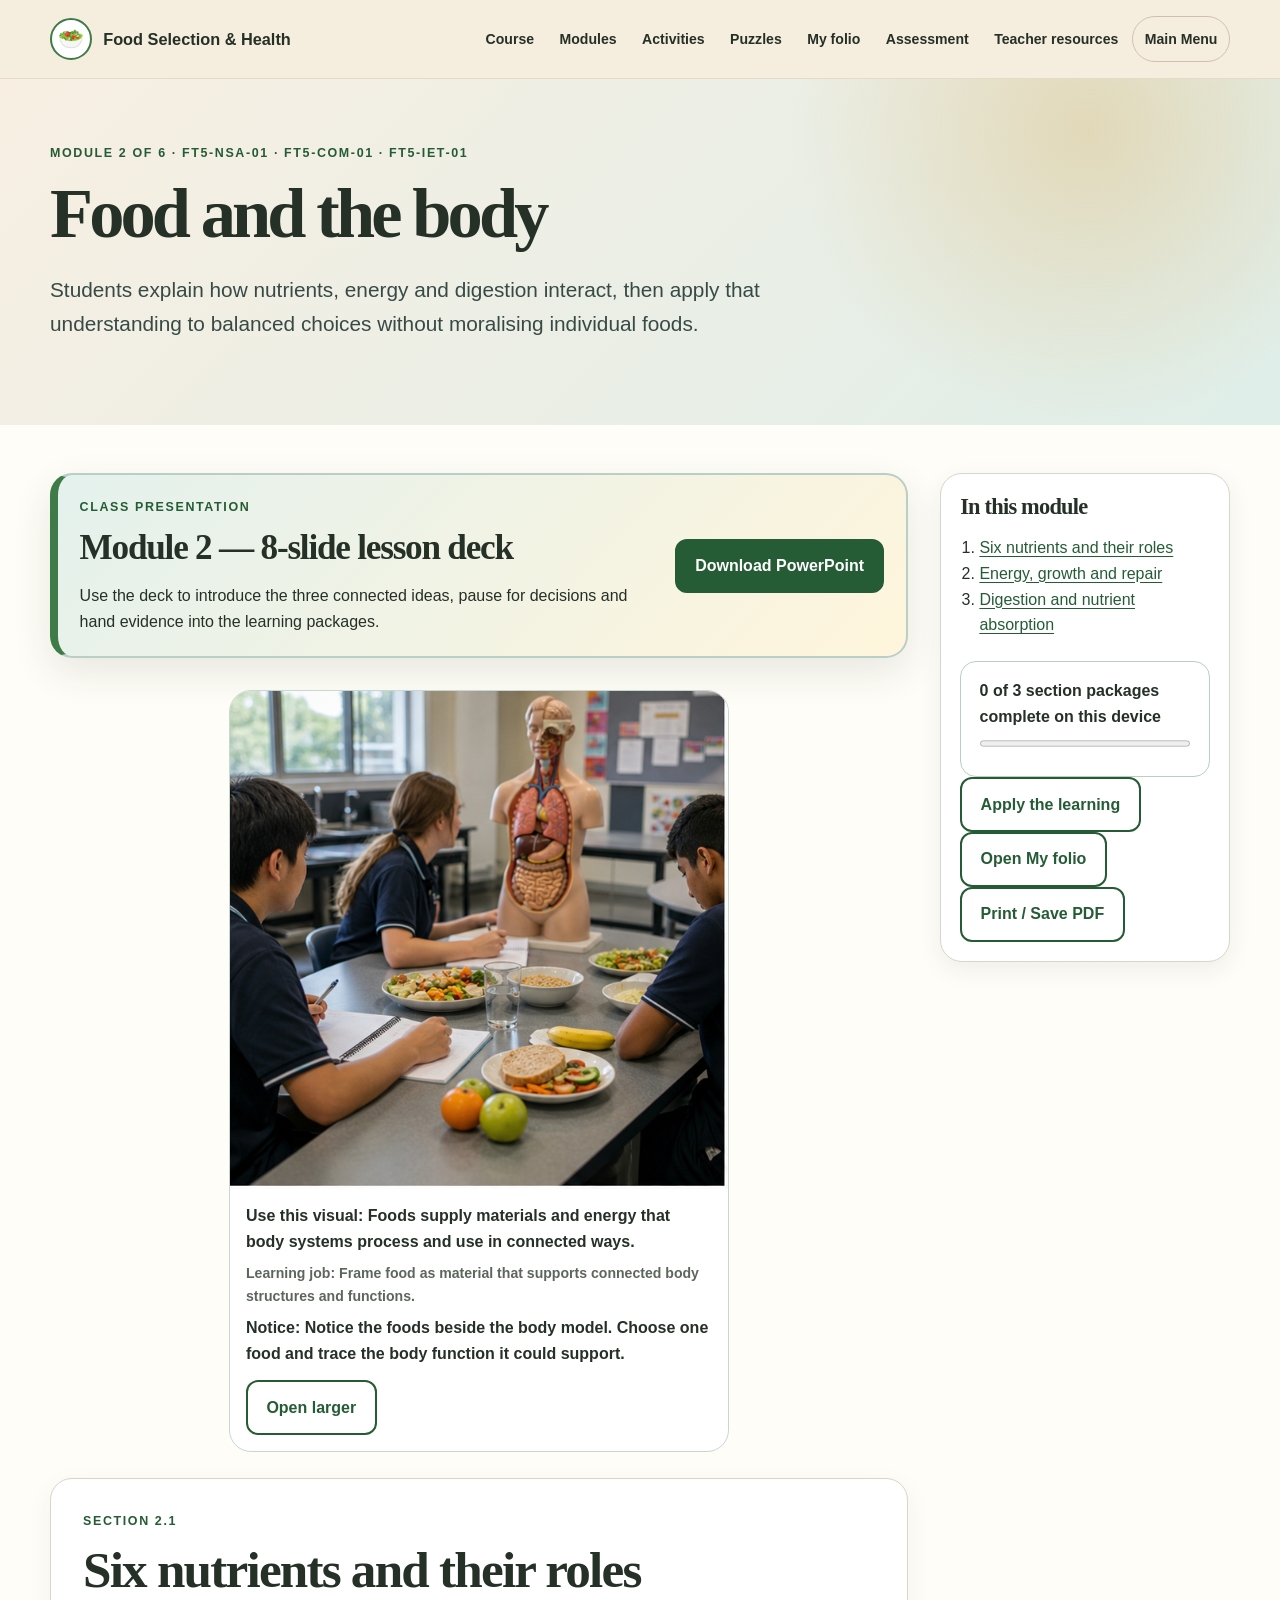
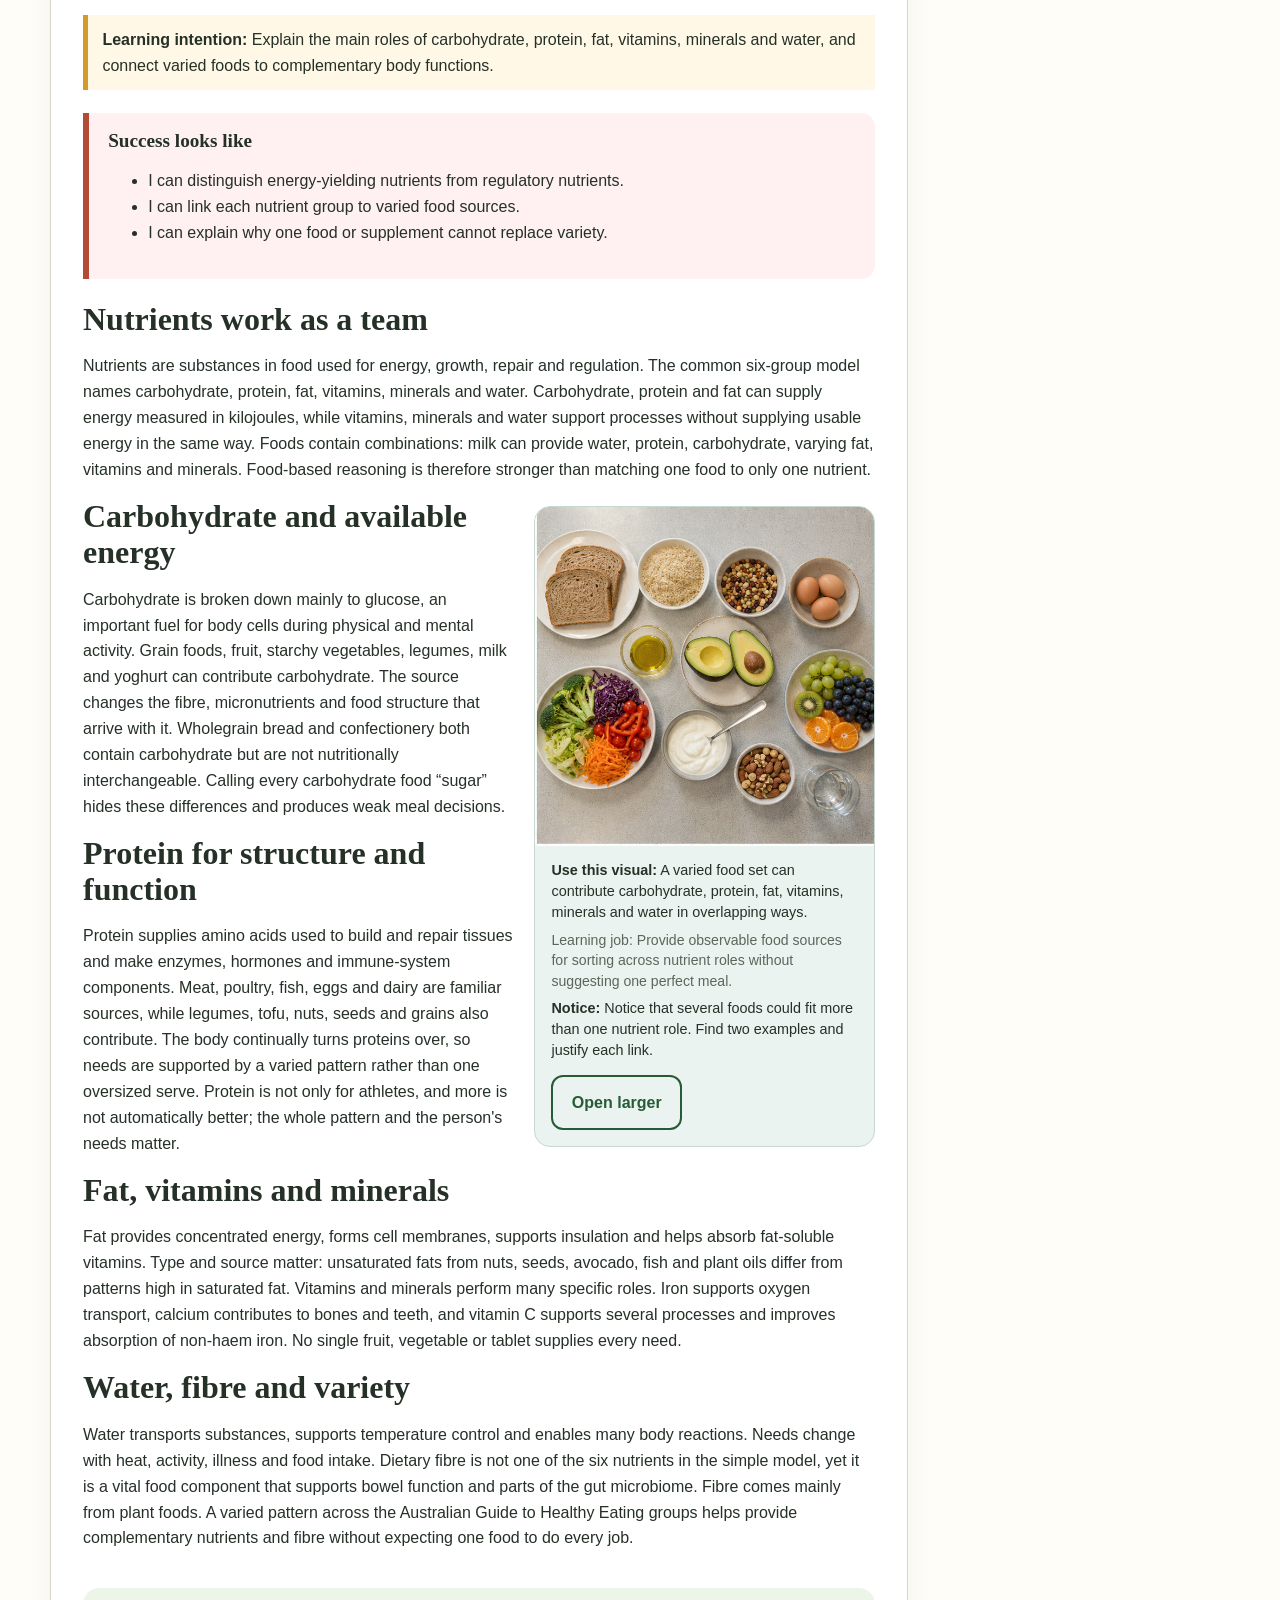
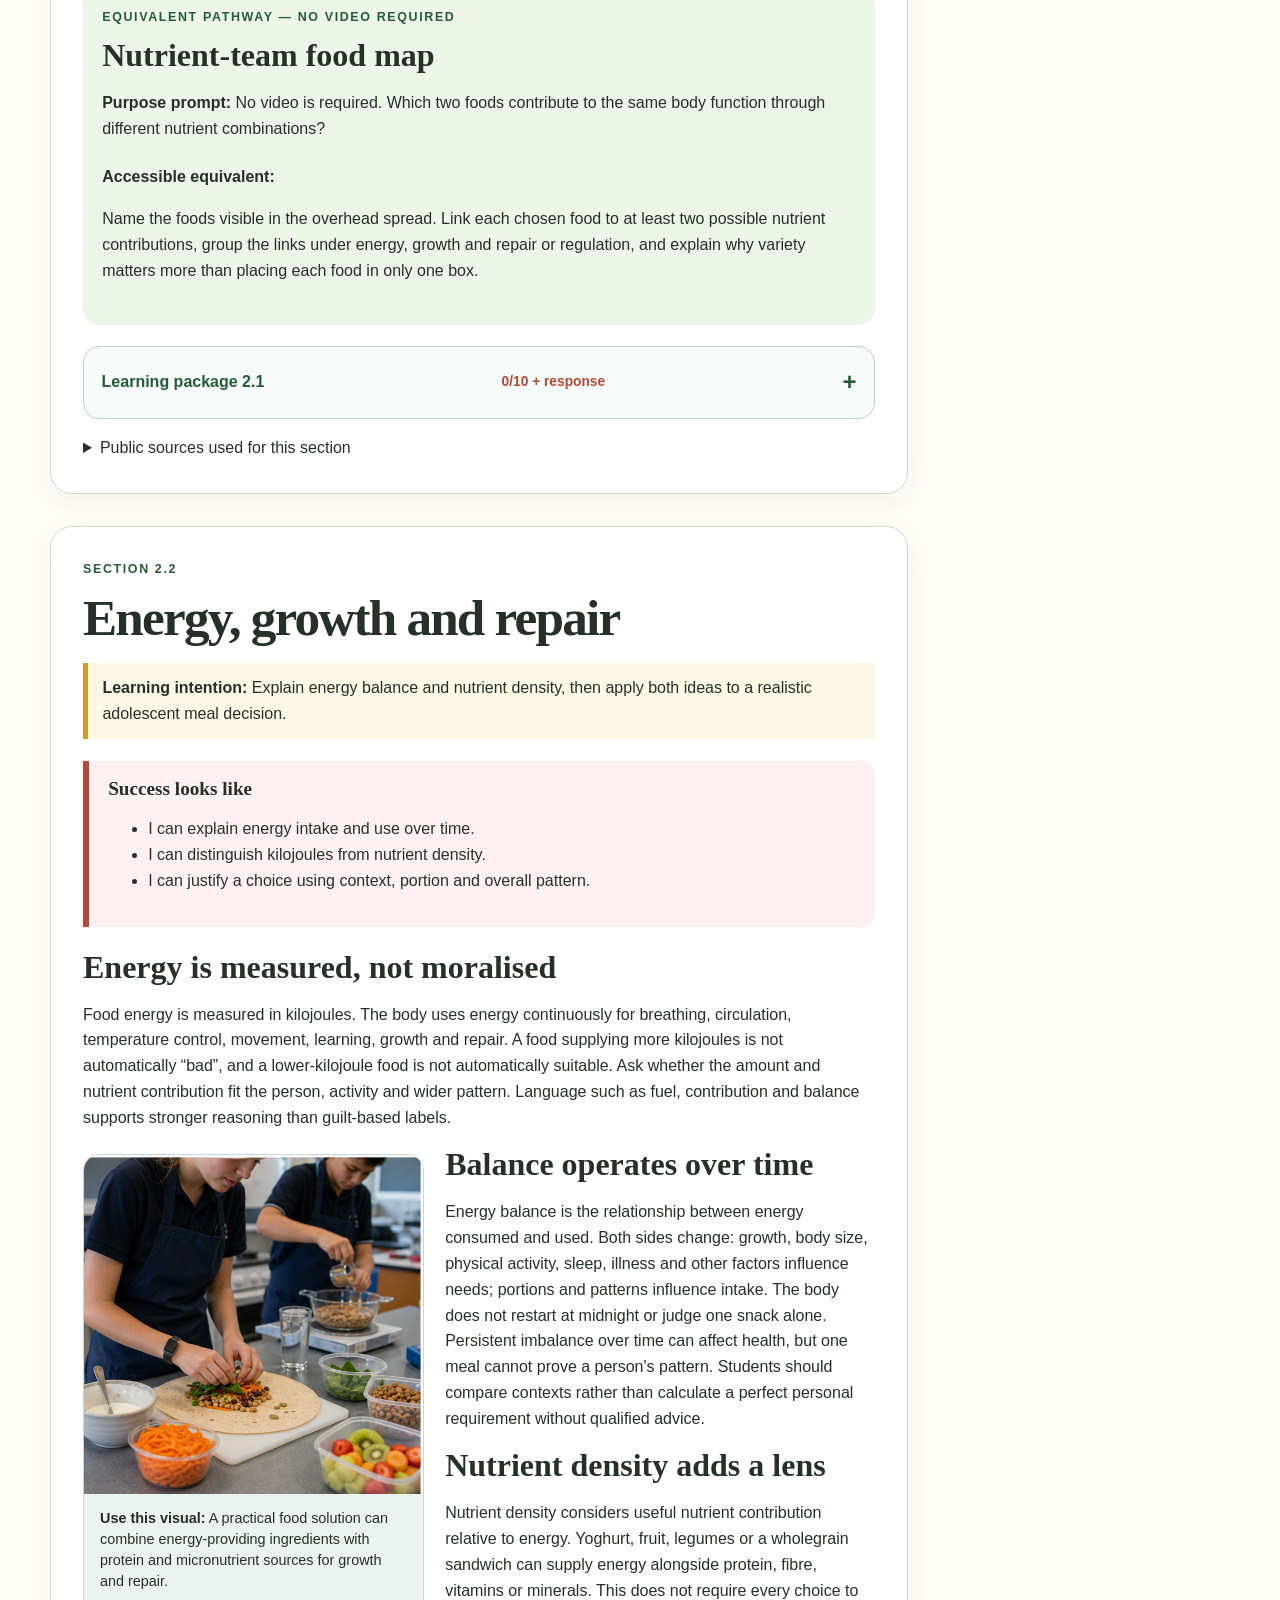
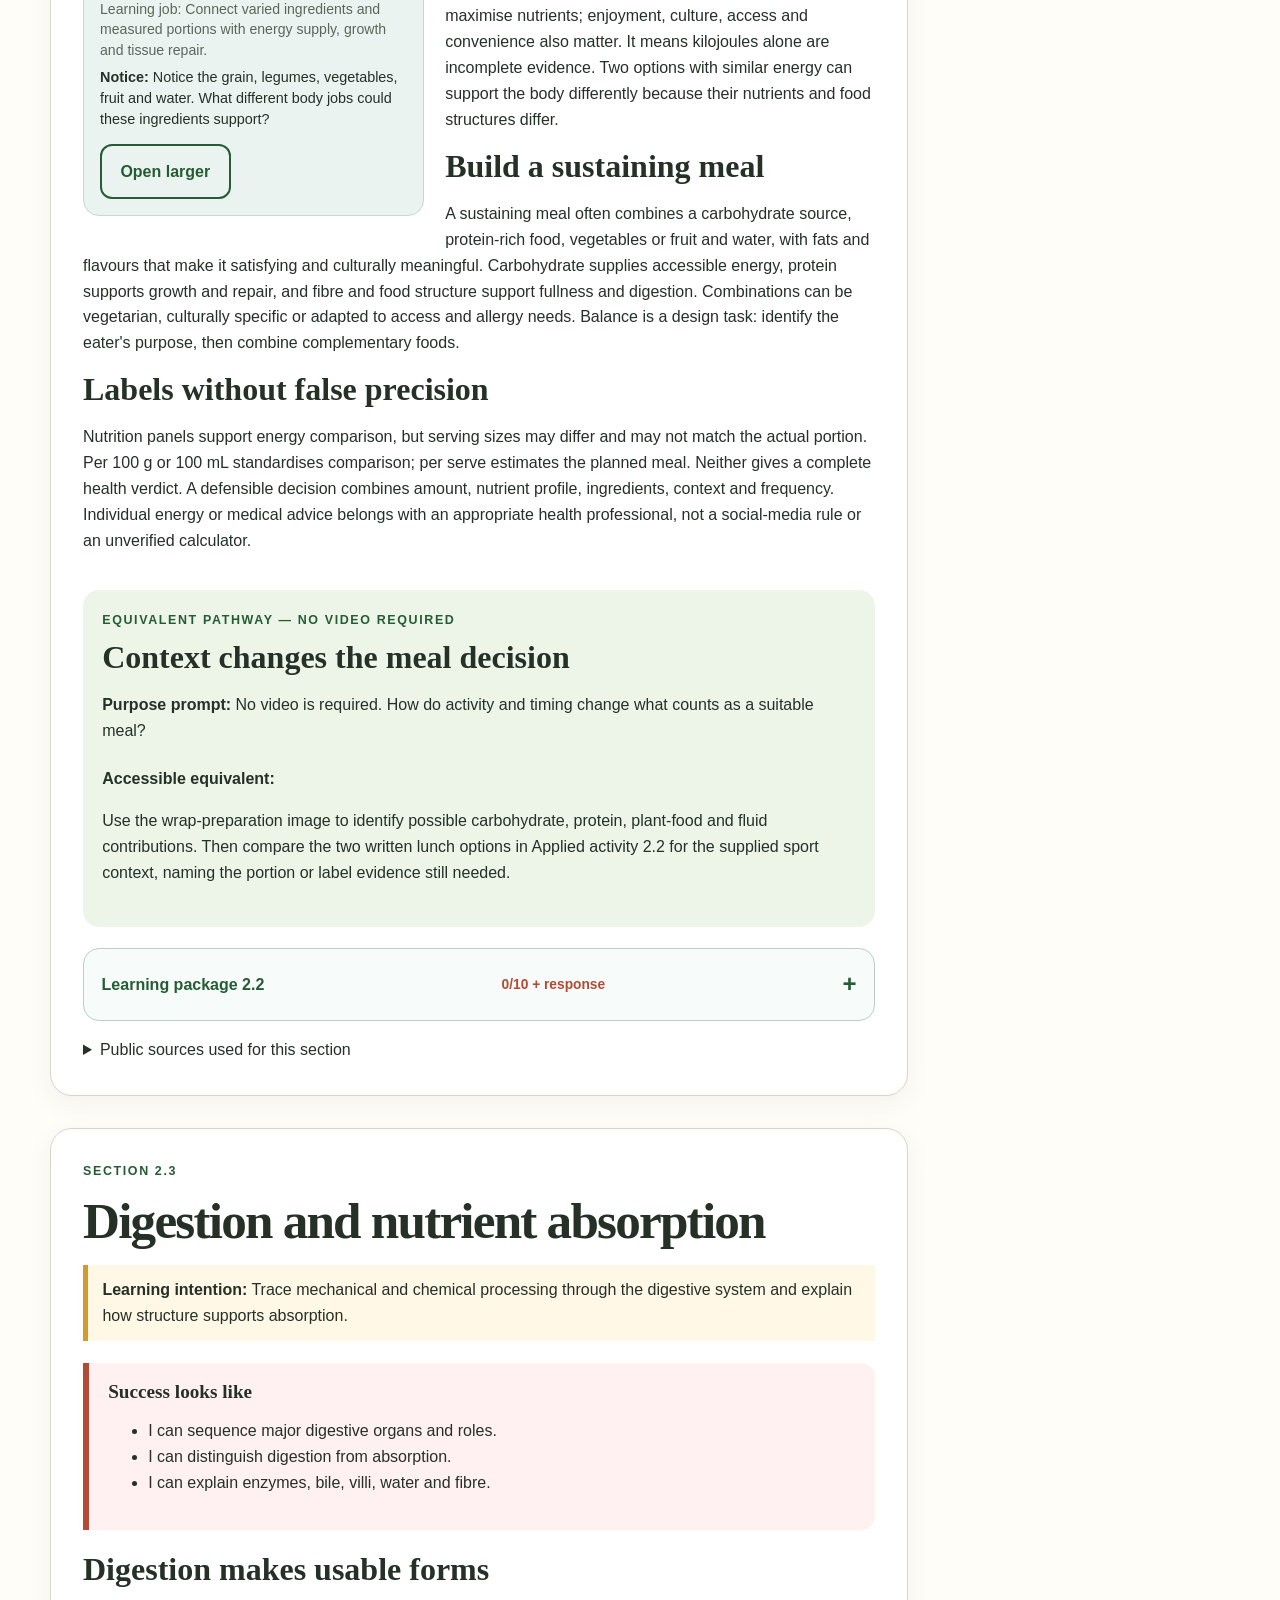
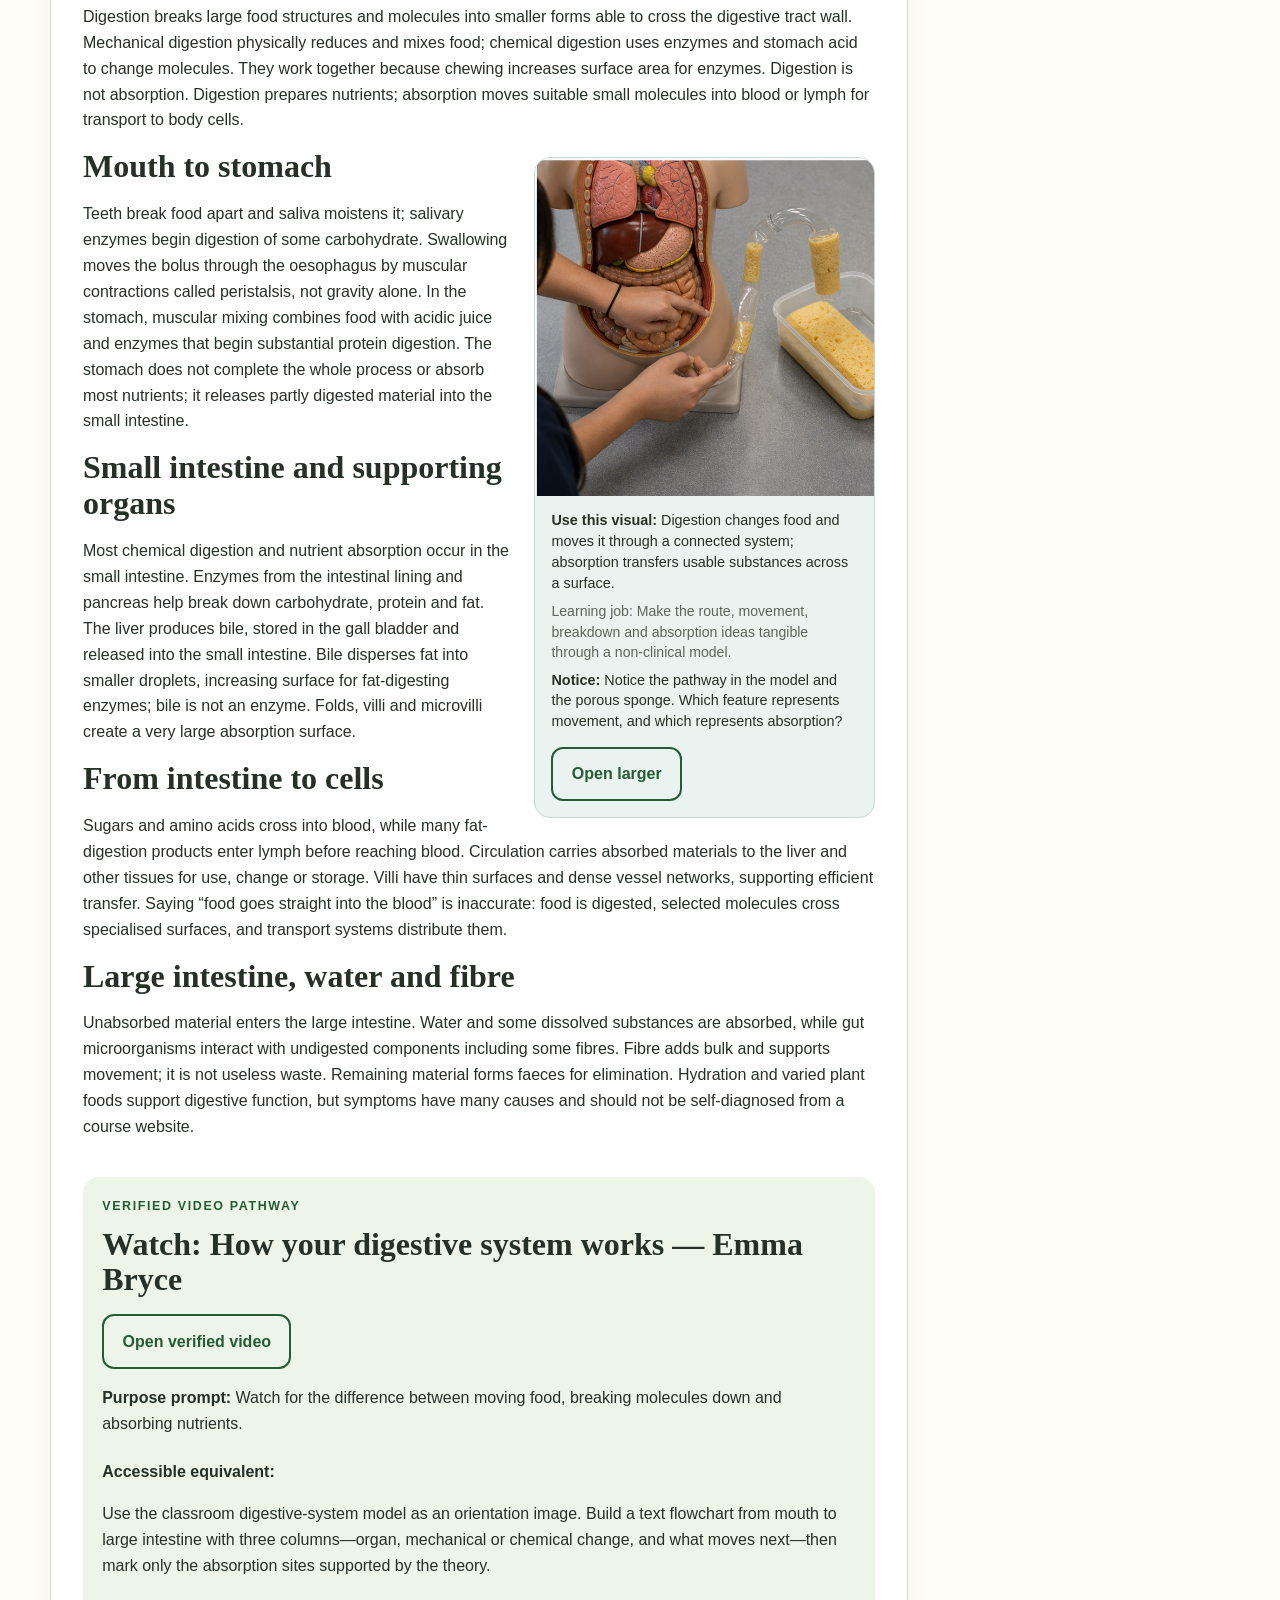
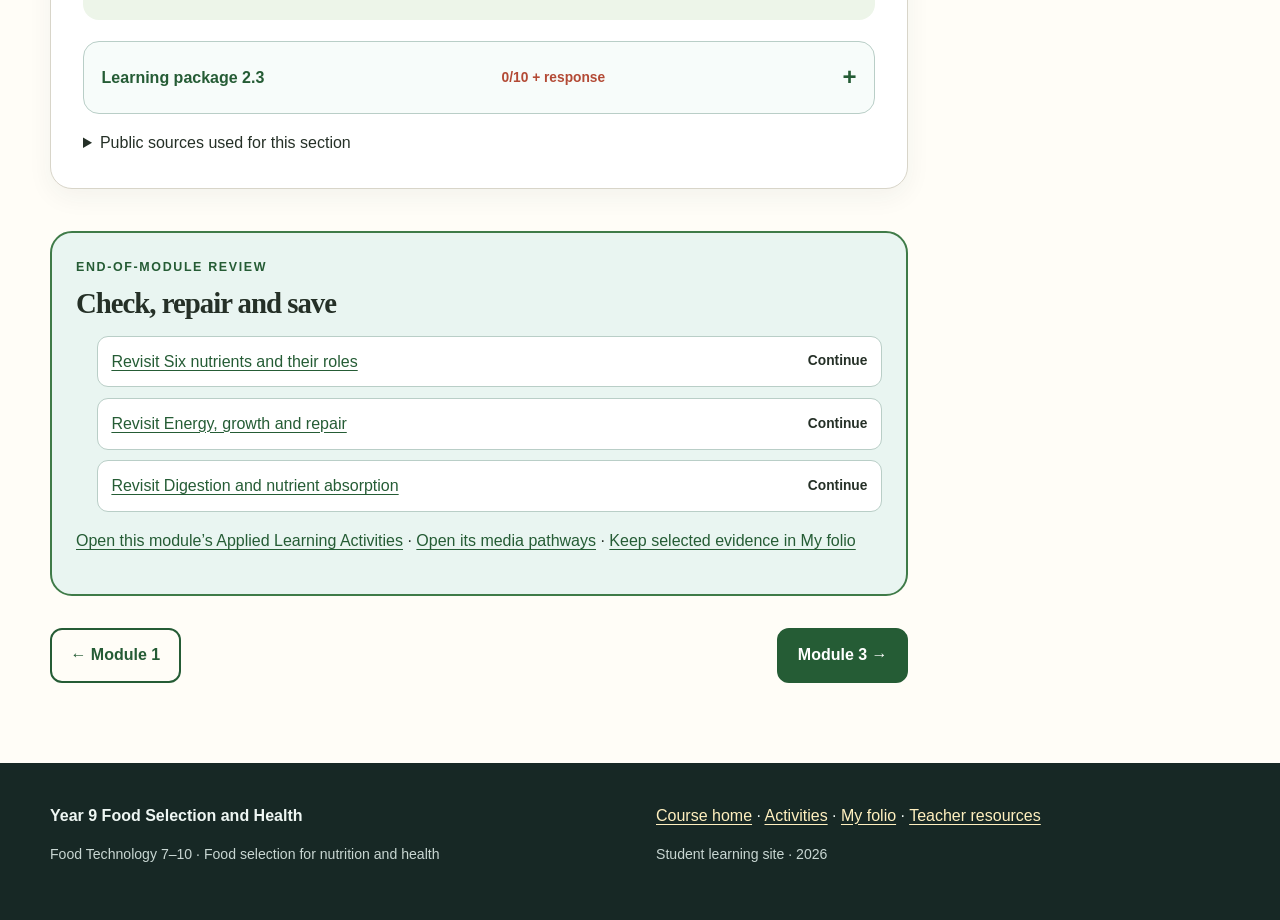
<file: modules/module-02.html>
<!doctype html>
<html lang="en-AU"><head><meta charset="utf-8"><meta name="viewport" content="width=device-width, initial-scale=1"><meta name="description" content="Module 2, Food and the body, in Year 9 Food Selection and Health."><title>Module 2: Food and the body | Food Selection and Health</title><link rel="stylesheet" href="../assets/styles.css"></head>
<body><a class="skip-link" href="#main">Skip to course content</a>
  <header class="site-header"><div class="nav-wrap">
    <a class="brand" href="../index.html"><span class="brand-mark" aria-hidden="true">🥗</span><span>Food Selection &amp; Health</span></a>
    <button class="nav-toggle" aria-expanded="false" aria-controls="site-nav">Menu</button>
    <nav class="site-nav" id="site-nav" aria-label="Main navigation">
      <a href="../index.html">Course</a>
      <a href="../index.html#modules">Modules</a>
      <a href="../activities.html">Activities</a>
      <a href="../puzzles.html">Puzzles</a>
      <a href="../folio.html">My folio</a>
      <a href="../assessment.html">Assessment</a>
      <a href="../teacher-resources.html">Teacher resources</a>
      <a href="https://stevencowell.github.io/Main-Page/">Main Menu</a>
    </nav>
  </div></header><main id="main"><section class="page-hero module-hero"><div class="wrap"><p class="eyebrow">Module 2 of 6 · FT5-NSA-01 · FT5-COM-01 · FT5-IET-01</p><h1>Food and the body</h1><p class="lede">Students explain how nutrients, energy and digestion interact, then apply that understanding to balanced choices without moralising individual foods.</p></div></section><div class="wrap module-layout"><article class="module-article"><section class="module-presentation" id="m02-presentation" data-module-presentation><div><p class="eyebrow">Class presentation</p><h2>Module 2 — 8-slide lesson deck</h2><p>Use the deck to introduce the three connected ideas, pause for decisions and hand evidence into the learning packages.</p></div><a class="button presentation-download" id="m02-presentation-download" href="../resources/presentations/Food-Selection-Health-Module-02-Food-and-the-body.pptx" data-module-presentation-download download>Download PowerPoint</a></section><figure class="module-context-visual" id="m02-context-visual"><img class="visual-crop-image" src="../assets/visual-m02-q1.png" alt="Year 9 students investigate a varied meal beside an unlabelled anatomical torso teaching model at a food-classroom table." loading="lazy" decoding="async"><figcaption><strong>Use this visual:</strong> Foods supply materials and energy that body systems process and use in connected ways. <span class="fine">Learning job: Frame food as material that supports connected body structures and functions.</span><span class="visual-notice"><strong>Notice:</strong> Notice the foods beside the body model. Choose one food and trace the body function it could support.</span></figcaption><div class="visual-actions"><a class="button secondary visual-open" href="../assets/visual-m02-board.png" data-visual-open data-visual-alt="Full four-scene learning storyboard for Module 2, containing the module context and its three section visuals." data-visual-caption="Open the unchanged full-resolution Module 2 storyboard. Use the adjacent caption and Notice prompt for the relevant scene." aria-haspopup="dialog" aria-label="Open the full Module 2 storyboard in a larger view">Open larger</a></div></figure><section class="module-section" id="m02-s1" data-section-container>
    <div class="section-theory" id="m02-s1-theory"><p class="eyebrow">Section 2.1</p><h2>Six nutrients and their roles</h2><p class="section-purpose"><strong>Learning intention:</strong> Explain the main roles of carbohydrate, protein, fat, vitamins, minerals and water, and connect varied foods to complementary body functions.</p><div class="concept-callout"><h3>Success looks like</h3><ul><li>I can distinguish energy-yielding nutrients from regulatory nutrients.</li><li>I can link each nutrient group to varied food sources.</li><li>I can explain why one food or supplement cannot replace variety.</li></ul></div><h3 id="m02-s1-help-1">Nutrients work as a team</h3><p>Nutrients are substances in food used for energy, growth, repair and regulation. The common six-group model names carbohydrate, protein, fat, vitamins, minerals and water. Carbohydrate, protein and fat can supply energy measured in kilojoules, while vitamins, minerals and water support processes without supplying usable energy in the same way. Foods contain combinations: milk can provide water, protein, carbohydrate, varying fat, vitamins and minerals. Food-based reasoning is therefore stronger than matching one food to only one nutrient.</p><figure class="section-visual theory-wrap-visual theory-wrap-right" id="m02-s1-visual"><img class="visual-crop-image" src="../assets/visual-m02-q2.png" alt="Overhead spread of wholegrain bread and rice, legumes, eggs, olive oil, avocado, vegetables, fruit, yoghurt, nuts and water in plain bowls." loading="lazy" decoding="async"><figcaption><strong>Use this visual:</strong> A varied food set can contribute carbohydrate, protein, fat, vitamins, minerals and water in overlapping ways. <span class="fine">Learning job: Provide observable food sources for sorting across nutrient roles without suggesting one perfect meal.</span><span class="visual-notice"><strong>Notice:</strong> Notice that several foods could fit more than one nutrient role. Find two examples and justify each link.</span></figcaption><div class="visual-actions"><a class="button secondary visual-open" href="../assets/visual-m02-board.png" data-visual-open data-visual-alt="Full four-scene learning storyboard for Module 2, containing the module context and its three section visuals." data-visual-caption="Open the unchanged full-resolution Module 2 storyboard. Use the adjacent caption and Notice prompt for the relevant scene." aria-haspopup="dialog" aria-label="Open the full Module 2 storyboard in a larger view">Open larger</a></div></figure><h3 id="m02-s1-help-2">Carbohydrate and available energy</h3><p>Carbohydrate is broken down mainly to glucose, an important fuel for body cells during physical and mental activity. Grain foods, fruit, starchy vegetables, legumes, milk and yoghurt can contribute carbohydrate. The source changes the fibre, micronutrients and food structure that arrive with it. Wholegrain bread and confectionery both contain carbohydrate but are not nutritionally interchangeable. Calling every carbohydrate food “sugar” hides these differences and produces weak meal decisions.</p><h3 id="m02-s1-help-3">Protein for structure and function</h3><p>Protein supplies amino acids used to build and repair tissues and make enzymes, hormones and immune-system components. Meat, poultry, fish, eggs and dairy are familiar sources, while legumes, tofu, nuts, seeds and grains also contribute. The body continually turns proteins over, so needs are supported by a varied pattern rather than one oversized serve. Protein is not only for athletes, and more is not automatically better; the whole pattern and the person's needs matter.</p><h3 id="m02-s1-help-4">Fat, vitamins and minerals</h3><p>Fat provides concentrated energy, forms cell membranes, supports insulation and helps absorb fat-soluble vitamins. Type and source matter: unsaturated fats from nuts, seeds, avocado, fish and plant oils differ from patterns high in saturated fat. Vitamins and minerals perform many specific roles. Iron supports oxygen transport, calcium contributes to bones and teeth, and vitamin C supports several processes and improves absorption of non-haem iron. No single fruit, vegetable or tablet supplies every need.</p><h3 id="m02-s1-help-5">Water, fibre and variety</h3><p>Water transports substances, supports temperature control and enables many body reactions. Needs change with heat, activity, illness and food intake. Dietary fibre is not one of the six nutrients in the simple model, yet it is a vital food component that supports bowel function and parts of the gut microbiome. Fibre comes mainly from plant foods. A varied pattern across the Australian Guide to Healthy Eating groups helps provide complementary nutrients and fibre without expecting one food to do every job.</p></div>
    
    <section class="section-pathway" id="m02-s1-media" aria-labelledby="m02-s1-pathway"><p class="eyebrow">Equivalent pathway — no video required</p><h3 id="m02-s1-pathway">Nutrient-team food map</h3><p><strong>Purpose prompt:</strong> No video is required. Which two foods contribute to the same body function through different nutrient combinations?</p><div class="equivalent-path"><strong>Accessible equivalent:</strong><p>Name the foods visible in the overhead spread. Link each chosen food to at least two possible nutrient contributions, group the links under energy, growth and repair or regulation, and explain why variety matters more than placing each food in only one box.</p></div></section>
    <span id="m02-s1-learning-end" hidden></span><details class="learning-package" id="m02-s1-package" data-learning-package data-section-id="m02-s1"><summary id="m02-s1-package-summary"><span>Learning package 2.1</span><span class="package-progress" data-package-progress>0/10 + response</span></summary><div class="learning-package-body"><p>Use each explanation to repair your thinking as you go. All work saves only in this browser on this device.</p><h3>Knowledge checks</h3><fieldset class="knowledge-question" id="m02-s01-q01"><legend>1. Which three nutrients can supply energy measured in kilojoules?</legend><div class="option-list"><label for="m02-s01-q01-o1"><input id="m02-s01-q01-o1" type="radio" name="m02-s01-q01" value="m02-s01-q01-o1"><span>Vitamins, minerals and water.</span></label><label for="m02-s01-q01-o2"><input id="m02-s01-q01-o2" type="radio" name="m02-s01-q01" value="m02-s01-q01-o2"><span>Carbohydrate, protein and fat.</span></label><label for="m02-s01-q01-o3"><input id="m02-s01-q01-o3" type="radio" name="m02-s01-q01" value="m02-s01-q01-o3"><span>Water, calcium and vitamin C.</span></label><label for="m02-s01-q01-o4"><input id="m02-s01-q01-o4" type="radio" name="m02-s01-q01" value="m02-s01-q01-o4"><span>Iron, fibre and water.</span></label></div><p class="question-feedback" data-feedback-for="m02-s01-q01" hidden aria-live="polite"></p><a class="help-link" href="#m02-s1-help-1">Review the linked theory help</a></fieldset><fieldset class="knowledge-question" id="m02-s01-q02"><legend>2. Why is it misleading to say a food contains only one nutrient?</legend><div class="option-list"><label for="m02-s01-q02-o1"><input id="m02-s01-q02-o1" type="radio" name="m02-s01-q02" value="m02-s01-q02-o1"><span>Every food has identical nutrient amounts.</span></label><label for="m02-s01-q02-o2"><input id="m02-s01-q02-o2" type="radio" name="m02-s01-q02" value="m02-s01-q02-o2"><span>Nutrients appear only after cooking.</span></label><label for="m02-s01-q02-o3"><input id="m02-s01-q02-o3" type="radio" name="m02-s01-q02" value="m02-s01-q02-o3"><span>Colour identifies the sole nutrient.</span></label><label for="m02-s01-q02-o4"><input id="m02-s01-q02-o4" type="radio" name="m02-s01-q02" value="m02-s01-q02-o4"><span>Most foods contain combinations of nutrients and components.</span></label></div><p class="question-feedback" data-feedback-for="m02-s01-q02" hidden aria-live="polite"></p><a class="help-link" href="#m02-s1-help-2">Review the linked theory help</a></fieldset><fieldset class="knowledge-question" id="m02-s01-q03"><legend>3. What is carbohydrate's main role?</legend><div class="option-list"><label for="m02-s01-q03-o1"><input id="m02-s01-q03-o1" type="radio" name="m02-s01-q03" value="m02-s01-q03-o1"><span>It is broken down mainly to glucose that can fuel cells.</span></label><label for="m02-s01-q03-o2"><input id="m02-s01-q03-o2" type="radio" name="m02-s01-q03" value="m02-s01-q03-o2"><span>It only builds bone mineral.</span></label><label for="m02-s01-q03-o3"><input id="m02-s01-q03-o3" type="radio" name="m02-s01-q03" value="m02-s01-q03-o3"><span>It prevents every disease alone.</span></label><label for="m02-s01-q03-o4"><input id="m02-s01-q03-o4" type="radio" name="m02-s01-q03" value="m02-s01-q03-o4"><span>It has no role in mental activity.</span></label></div><p class="question-feedback" data-feedback-for="m02-s01-q03" hidden aria-live="polite"></p><a class="help-link" href="#m02-s1-help-3">Review the linked theory help</a></fieldset><fieldset class="knowledge-question" id="m02-s01-q04"><legend>4. Why are wholegrain bread and confectionery not interchangeable?</legend><div class="option-list"><label for="m02-s01-q04-o1"><input id="m02-s01-q04-o1" type="radio" name="m02-s01-q04" value="m02-s01-q04-o1"><span>Only confectionery supplies energy.</span></label><label for="m02-s01-q04-o2"><input id="m02-s01-q04-o2" type="radio" name="m02-s01-q04" value="m02-s01-q04-o2"><span>Wholegrains contain no carbohydrate.</span></label><label for="m02-s01-q04-o3"><input id="m02-s01-q04-o3" type="radio" name="m02-s01-q04" value="m02-s01-q04-o3"><span>Fibre, micronutrients, structure and nutrient profiles differ.</span></label><label for="m02-s01-q04-o4"><input id="m02-s01-q04-o4" type="radio" name="m02-s01-q04" value="m02-s01-q04-o4"><span>Their package colours differ.</span></label></div><p class="question-feedback" data-feedback-for="m02-s01-q04" hidden aria-live="polite"></p><a class="help-link" href="#m02-s1-help-4">Review the linked theory help</a></fieldset><fieldset class="knowledge-question" id="m02-s01-q05"><legend>5. Which is a role of protein?</legend><div class="option-list"><label for="m02-s01-q05-o1"><input id="m02-s01-q05-o1" type="radio" name="m02-s01-q05" value="m02-s01-q05-o1"><span>It is only emergency fuel for athletes.</span></label><label for="m02-s01-q05-o2"><input id="m02-s01-q05-o2" type="radio" name="m02-s01-q05" value="m02-s01-q05-o2"><span>It supplies amino acids for tissues, enzymes and other components.</span></label><label for="m02-s01-q05-o3"><input id="m02-s01-q05-o3" type="radio" name="m02-s01-q05" value="m02-s01-q05-o3"><span>It replaces vitamins and minerals.</span></label><label for="m02-s01-q05-o4"><input id="m02-s01-q05-o4" type="radio" name="m02-s01-q05" value="m02-s01-q05-o4"><span>It washes microbes from hands.</span></label></div><p class="question-feedback" data-feedback-for="m02-s01-q05" hidden aria-live="polite"></p><a class="help-link" href="#m02-s1-help-5">Review the linked theory help</a></fieldset><fieldset class="knowledge-question" id="m02-s01-q06"><legend>6. Which is a plant-based protein source?</legend><div class="option-list"><label for="m02-s01-q06-o1"><input id="m02-s01-q06-o1" type="radio" name="m02-s01-q06" value="m02-s01-q06-o1"><span>Water.</span></label><label for="m02-s01-q06-o2"><input id="m02-s01-q06-o2" type="radio" name="m02-s01-q06" value="m02-s01-q06-o2"><span>Table salt.</span></label><label for="m02-s01-q06-o3"><input id="m02-s01-q06-o3" type="radio" name="m02-s01-q06" value="m02-s01-q06-o3"><span>Flavouring.</span></label><label for="m02-s01-q06-o4"><input id="m02-s01-q06-o4" type="radio" name="m02-s01-q06" value="m02-s01-q06-o4"><span>Chickpeas.</span></label></div><p class="question-feedback" data-feedback-for="m02-s01-q06" hidden aria-live="polite"></p><a class="help-link" href="#m02-s1-help-1">Review the linked theory help</a></fieldset><fieldset class="knowledge-question" id="m02-s01-q07"><legend>7. Which statement about dietary fat is accurate?</legend><div class="option-list"><label for="m02-s01-q07-o1"><input id="m02-s01-q07-o1" type="radio" name="m02-s01-q07" value="m02-s01-q07-o1"><span>Fat has essential roles, while type, amount and source affect the choice.</span></label><label for="m02-s01-q07-o2"><input id="m02-s01-q07-o2" type="radio" name="m02-s01-q07" value="m02-s01-q07-o2"><span>All fat must be removed.</span></label><label for="m02-s01-q07-o3"><input id="m02-s01-q07-o3" type="radio" name="m02-s01-q07" value="m02-s01-q07-o3"><span>Fat supplies no energy.</span></label><label for="m02-s01-q07-o4"><input id="m02-s01-q07-o4" type="radio" name="m02-s01-q07" value="m02-s01-q07-o4"><span>Every high-fat food is identical.</span></label></div><p class="question-feedback" data-feedback-for="m02-s01-q07" hidden aria-live="polite"></p><a class="help-link" href="#m02-s1-help-2">Review the linked theory help</a></fieldset><fieldset class="knowledge-question" id="m02-s01-q08"><legend>8. Which pairing is accurate?</legend><div class="option-list"><label for="m02-s01-q08-o1"><input id="m02-s01-q08-o1" type="radio" name="m02-s01-q08" value="m02-s01-q08-o1"><span>Iron—handwashing; calcium—refrigeration.</span></label><label for="m02-s01-q08-o2"><input id="m02-s01-q08-o2" type="radio" name="m02-s01-q08" value="m02-s01-q08-o2"><span>Vitamin C—kilojoules; water—protein only.</span></label><label for="m02-s01-q08-o3"><input id="m02-s01-q08-o3" type="radio" name="m02-s01-q08" value="m02-s01-q08-o3"><span>Iron—oxygen transport; calcium—bones and teeth.</span></label><label for="m02-s01-q08-o4"><input id="m02-s01-q08-o4" type="radio" name="m02-s01-q08" value="m02-s01-q08-o4"><span>Fibre—major energy nutrient; fat—no role.</span></label></div><p class="question-feedback" data-feedback-for="m02-s01-q08" hidden aria-live="polite"></p><a class="help-link" href="#m02-s1-help-3">Review the linked theory help</a></fieldset><fieldset class="knowledge-question" id="m02-s01-q09"><legend>9. Why is water essential despite no kilojoules?</legend><div class="option-list"><label for="m02-s01-q09-o1"><input id="m02-s01-q09-o1" type="radio" name="m02-s01-q09" value="m02-s01-q09-o1"><span>It replaces every mineral.</span></label><label for="m02-s01-q09-o2"><input id="m02-s01-q09-o2" type="radio" name="m02-s01-q09" value="m02-s01-q09-o2"><span>It supports transport, temperature control and reactions.</span></label><label for="m02-s01-q09-o3"><input id="m02-s01-q09-o3" type="radio" name="m02-s01-q09" value="m02-s01-q09-o3"><span>It is needed only in sport.</span></label><label for="m02-s01-q09-o4"><input id="m02-s01-q09-o4" type="radio" name="m02-s01-q09" value="m02-s01-q09-o4"><span>It stops carbohydrate use.</span></label></div><p class="question-feedback" data-feedback-for="m02-s01-q09" hidden aria-live="polite"></p><a class="help-link" href="#m02-s1-help-4">Review the linked theory help</a></fieldset><fieldset class="knowledge-question" id="m02-s01-q10"><legend>10. What is the strongest reason for food variety?</legend><div class="option-list"><label for="m02-s01-q10-o1"><input id="m02-s01-q10-o1" type="radio" name="m02-s01-q10" value="m02-s01-q10-o1"><span>One food can supply all needs forever.</span></label><label for="m02-s01-q10-o2"><input id="m02-s01-q10-o2" type="radio" name="m02-s01-q10" value="m02-s01-q10-o2"><span>Variety makes everyone's serve identical.</span></label><label for="m02-s01-q10-o3"><input id="m02-s01-q10-o3" type="radio" name="m02-s01-q10" value="m02-s01-q10-o3"><span>Variety matters only for appearance.</span></label><label for="m02-s01-q10-o4"><input id="m02-s01-q10-o4" type="radio" name="m02-s01-q10" value="m02-s01-q10-o4"><span>Different foods provide complementary nutrients and fibre.</span></label></div><p class="question-feedback" data-feedback-for="m02-s01-q10" hidden aria-live="polite"></p><a class="help-link" href="#m02-s1-help-5">Review the linked theory help</a></fieldset><section class="long-response"><h3>Long response</h3><label for="m02-s1-response">Design and justify a varied lunch using at least four foods. Explain how they work together for energy, growth and repair, and regulation, and evaluate the claim that one ‘superfood’ could replace the variety.</label><textarea id="m02-s1-response" data-long-response rows="10" placeholder="Build a clear claim, use section evidence and explain your reasoning."></textarea><div class="response-support"><div><h4>Response scaffold</h4><ul><li>List the foods and their roles in the meal.</li><li>Connect each food to at least two nutrients or useful components.</li><li>Group contributions under energy, growth/repair and regulation.</li><li>Explain why overlapping contributions are useful.</li><li>Evaluate the ‘superfood’ claim.</li></ul></div><div><h4>Quality criteria</h4><ul><li>Uses all six nutrient groups accurately.</li><li>Includes fibre without mislabelling it in the six-group model.</li><li>Explains functions through cause and effect.</li><li>Avoids moral good/bad labels.</li></ul></div></div><p class="folio-brief"><strong>Folio handoff:</strong> Save as “M2.1 Nutrient-team lunch” with a labelled food image and three-function map. <a href="../folio.html">Open My folio</a>.</p></section><div class="package-save-row"><p id="m02-s1-save-status" data-save-status aria-live="polite">0/10 checks saved · long response still needs detail</p><a id="m02-s1-resume" href="#m02-s01-q01">Resume this package</a><button class="text-button" type="button" data-reset-package>Clear this section</button></div></div></details>
    <details class="source-links"><summary>Public sources used for this section</summary><ul class="source-list"><li><a href="https://www.eatforhealth.gov.au/nutrient-reference-values" target="_blank" rel="noreferrer">Australian Government Eat for Health — Nutrient Reference Values</a></li><li><a href="https://www.eatforhealth.gov.au/guidelines/australian-guide-healthy-eating" target="_blank" rel="noreferrer">Australian Guide to Healthy Eating</a></li><li><a href="https://curriculum.nsw.edu.au/learning-areas/tas/food-technology-7-10-2025/outcomes" target="_blank" rel="noreferrer">NSW Curriculum — Food Technology 7–10 (2025) outcomes</a></li></ul></details>
  </section><section class="module-section" id="m02-s2" data-section-container>
    <div class="section-theory" id="m02-s2-theory"><p class="eyebrow">Section 2.2</p><h2>Energy, growth and repair</h2><p class="section-purpose"><strong>Learning intention:</strong> Explain energy balance and nutrient density, then apply both ideas to a realistic adolescent meal decision.</p><div class="concept-callout"><h3>Success looks like</h3><ul><li>I can explain energy intake and use over time.</li><li>I can distinguish kilojoules from nutrient density.</li><li>I can justify a choice using context, portion and overall pattern.</li></ul></div><h3 id="m02-s2-help-1">Energy is measured, not moralised</h3><p>Food energy is measured in kilojoules. The body uses energy continuously for breathing, circulation, temperature control, movement, learning, growth and repair. A food supplying more kilojoules is not automatically “bad”, and a lower-kilojoule food is not automatically suitable. Ask whether the amount and nutrient contribution fit the person, activity and wider pattern. Language such as fuel, contribution and balance supports stronger reasoning than guilt-based labels.</p><figure class="section-visual theory-wrap-visual theory-wrap-left" id="m02-s2-visual"><img class="visual-crop-image" src="../assets/visual-m02-q3.png" alt="Two food technology students prepare a wholegrain wrap with beans and vegetables beside yoghurt, fruit and water, measuring ingredients as they work." loading="lazy" decoding="async"><figcaption><strong>Use this visual:</strong> A practical food solution can combine energy-providing ingredients with protein and micronutrient sources for growth and repair. <span class="fine">Learning job: Connect varied ingredients and measured portions with energy supply, growth and tissue repair.</span><span class="visual-notice"><strong>Notice:</strong> Notice the grain, legumes, vegetables, fruit and water. What different body jobs could these ingredients support?</span></figcaption><div class="visual-actions"><a class="button secondary visual-open" href="../assets/visual-m02-board.png" data-visual-open data-visual-alt="Full four-scene learning storyboard for Module 2, containing the module context and its three section visuals." data-visual-caption="Open the unchanged full-resolution Module 2 storyboard. Use the adjacent caption and Notice prompt for the relevant scene." aria-haspopup="dialog" aria-label="Open the full Module 2 storyboard in a larger view">Open larger</a></div></figure><h3 id="m02-s2-help-2">Balance operates over time</h3><p>Energy balance is the relationship between energy consumed and used. Both sides change: growth, body size, physical activity, sleep, illness and other factors influence needs; portions and patterns influence intake. The body does not restart at midnight or judge one snack alone. Persistent imbalance over time can affect health, but one meal cannot prove a person's pattern. Students should compare contexts rather than calculate a perfect personal requirement without qualified advice.</p><h3 id="m02-s2-help-3">Nutrient density adds a lens</h3><p>Nutrient density considers useful nutrient contribution relative to energy. Yoghurt, fruit, legumes or a wholegrain sandwich can supply energy alongside protein, fibre, vitamins or minerals. This does not require every choice to maximise nutrients; enjoyment, culture, access and convenience also matter. It means kilojoules alone are incomplete evidence. Two options with similar energy can support the body differently because their nutrients and food structures differ.</p><h3 id="m02-s2-help-4">Build a sustaining meal</h3><p>A sustaining meal often combines a carbohydrate source, protein-rich food, vegetables or fruit and water, with fats and flavours that make it satisfying and culturally meaningful. Carbohydrate supplies accessible energy, protein supports growth and repair, and fibre and food structure support fullness and digestion. Combinations can be vegetarian, culturally specific or adapted to access and allergy needs. Balance is a design task: identify the eater's purpose, then combine complementary foods.</p><h3 id="m02-s2-help-5">Labels without false precision</h3><p>Nutrition panels support energy comparison, but serving sizes may differ and may not match the actual portion. Per 100 g or 100 mL standardises comparison; per serve estimates the planned meal. Neither gives a complete health verdict. A defensible decision combines amount, nutrient profile, ingredients, context and frequency. Individual energy or medical advice belongs with an appropriate health professional, not a social-media rule or an unverified calculator.</p></div>
    
    <section class="section-pathway" id="m02-s2-media" aria-labelledby="m02-s2-pathway"><p class="eyebrow">Equivalent pathway — no video required</p><h3 id="m02-s2-pathway">Context changes the meal decision</h3><p><strong>Purpose prompt:</strong> No video is required. How do activity and timing change what counts as a suitable meal?</p><div class="equivalent-path"><strong>Accessible equivalent:</strong><p>Use the wrap-preparation image to identify possible carbohydrate, protein, plant-food and fluid contributions. Then compare the two written lunch options in Applied activity 2.2 for the supplied sport context, naming the portion or label evidence still needed.</p></div></section>
    <span id="m02-s2-learning-end" hidden></span><details class="learning-package" id="m02-s2-package" data-learning-package data-section-id="m02-s2"><summary id="m02-s2-package-summary"><span>Learning package 2.2</span><span class="package-progress" data-package-progress>0/10 + response</span></summary><div class="learning-package-body"><p>Use each explanation to repair your thinking as you go. All work saves only in this browser on this device.</p><h3>Knowledge checks</h3><fieldset class="knowledge-question" id="m02-s02-q01"><legend>1. What does a kilojoule measure?</legend><div class="option-list"><label for="m02-s02-q01-o1"><input id="m02-s02-q01-o1" type="radio" name="m02-s02-q01" value="m02-s02-q01-o1"><span>Number of vitamins.</span></label><label for="m02-s02-q01-o2"><input id="m02-s02-q01-o2" type="radio" name="m02-s02-q01" value="m02-s02-q01-o2"><span>Food-safety temperature.</span></label><label for="m02-s02-q01-o3"><input id="m02-s02-q01-o3" type="radio" name="m02-s02-q01" value="m02-s02-q01-o3"><span>Energy.</span></label><label for="m02-s02-q01-o4"><input id="m02-s02-q01-o4" type="radio" name="m02-s02-q01" value="m02-s02-q01-o4"><span>A food's moral value.</span></label></div><p class="question-feedback" data-feedback-for="m02-s02-q01" hidden aria-live="polite"></p><a class="help-link" href="#m02-s2-help-1">Review the linked theory help</a></fieldset><fieldset class="knowledge-question" id="m02-s02-q02"><legend>2. Which process uses energy at rest?</legend><div class="option-list"><label for="m02-s02-q02-o1"><input id="m02-s02-q02-o1" type="radio" name="m02-s02-q02" value="m02-s02-q02-o1"><span>Breathing, circulation and temperature control.</span></label><label for="m02-s02-q02-o2"><input id="m02-s02-q02-o2" type="radio" name="m02-s02-q02" value="m02-s02-q02-o2"><span>Only organised sport.</span></label><label for="m02-s02-q02-o3"><input id="m02-s02-q02-o3" type="radio" name="m02-s02-q02" value="m02-s02-q02-o3"><span>Only digestion after a large meal.</span></label><label for="m02-s02-q02-o4"><input id="m02-s02-q02-o4" type="radio" name="m02-s02-q02" value="m02-s02-q02-o4"><span>None.</span></label></div><p class="question-feedback" data-feedback-for="m02-s02-q02" hidden aria-live="polite"></p><a class="help-link" href="#m02-s2-help-2">Review the linked theory help</a></fieldset><fieldset class="knowledge-question" id="m02-s02-q03"><legend>3. Why can one meal not prove long-term energy balance?</legend><div class="option-list"><label for="m02-s02-q03-o1"><input id="m02-s02-q03-o1" type="radio" name="m02-s02-q03" value="m02-s02-q03-o1"><span>Food contains no energy.</span></label><label for="m02-s02-q03-o2"><input id="m02-s02-q03-o2" type="radio" name="m02-s02-q03" value="m02-s02-q03-o2"><span>Everyone needs the same energy.</span></label><label for="m02-s02-q03-o3"><input id="m02-s02-q03-o3" type="radio" name="m02-s02-q03" value="m02-s02-q03-o3"><span>The body resets after lessons.</span></label><label for="m02-s02-q03-o4"><input id="m02-s02-q03-o4" type="radio" name="m02-s02-q03" value="m02-s02-q03-o4"><span>Balance reflects changing intake and use over time.</span></label></div><p class="question-feedback" data-feedback-for="m02-s02-q03" hidden aria-live="polite"></p><a class="help-link" href="#m02-s2-help-3">Review the linked theory help</a></fieldset><fieldset class="knowledge-question" id="m02-s02-q04"><legend>4. Which factor can influence adolescent energy needs?</legend><div class="option-list"><label for="m02-s02-q04-o1"><input id="m02-s02-q04-o1" type="radio" name="m02-s02-q04" value="m02-s02-q04-o1"><span>Package colour.</span></label><label for="m02-s02-q04-o2"><input id="m02-s02-q04-o2" type="radio" name="m02-s02-q04" value="m02-s02-q04-o2"><span>Growth and physical activity.</span></label><label for="m02-s02-q04-o3"><input id="m02-s02-q04-o3" type="radio" name="m02-s02-q04" value="m02-s02-q04-o3"><span>Athlete advertising.</span></label><label for="m02-s02-q04-o4"><input id="m02-s02-q04-o4" type="radio" name="m02-s02-q04" value="m02-s02-q04-o4"><span>Weekday name alone.</span></label></div><p class="question-feedback" data-feedback-for="m02-s02-q04" hidden aria-live="polite"></p><a class="help-link" href="#m02-s2-help-4">Review the linked theory help</a></fieldset><fieldset class="knowledge-question" id="m02-s02-q05"><legend>5. What does nutrient density add?</legend><div class="option-list"><label for="m02-s02-q05-o1"><input id="m02-s02-q05-o1" type="radio" name="m02-s02-q05" value="m02-s02-q05-o1"><span>Useful nutrient contribution alongside kilojoules.</span></label><label for="m02-s02-q05-o2"><input id="m02-s02-q05-o2" type="radio" name="m02-s02-q05" value="m02-s02-q05-o2"><span>Proof the lowest energy is best.</span></label><label for="m02-s02-q05-o3"><input id="m02-s02-q05-o3" type="radio" name="m02-s02-q05" value="m02-s02-q05-o3"><span>Package heaviness.</span></label><label for="m02-s02-q05-o4"><input id="m02-s02-q05-o4" type="radio" name="m02-s02-q05" value="m02-s02-q05-o4"><span>A replacement for portion and context.</span></label></div><p class="question-feedback" data-feedback-for="m02-s02-q05" hidden aria-live="polite"></p><a class="help-link" href="#m02-s2-help-5">Review the linked theory help</a></fieldset><fieldset class="knowledge-question" id="m02-s02-q06"><legend>6. Two snacks have similar kilojoules. What next?</legend><div class="option-list"><label for="m02-s02-q06-o1"><input id="m02-s02-q06-o1" type="radio" name="m02-s02-q06" value="m02-s02-q06-o1"><span>Choose brighter advertising.</span></label><label for="m02-s02-q06-o2"><input id="m02-s02-q06-o2" type="radio" name="m02-s02-q06" value="m02-s02-q06-o2"><span>Assume they act identically.</span></label><label for="m02-s02-q06-o3"><input id="m02-s02-q06-o3" type="radio" name="m02-s02-q06" value="m02-s02-q06-o3"><span>Compare nutrients, ingredients, portion and purpose.</span></label><label for="m02-s02-q06-o4"><input id="m02-s02-q06-o4" type="radio" name="m02-s02-q06" value="m02-s02-q06-o4"><span>Reject both.</span></label></div><p class="question-feedback" data-feedback-for="m02-s02-q06" hidden aria-live="polite"></p><a class="help-link" href="#m02-s2-help-1">Review the linked theory help</a></fieldset><fieldset class="knowledge-question" id="m02-s02-q07"><legend>7. Which combination best supports a sustaining meal?</legend><div class="option-list"><label for="m02-s02-q07-o1"><input id="m02-s02-q07-o1" type="radio" name="m02-s02-q07" value="m02-s02-q07-o1"><span>A vitamin tablet and water only.</span></label><label for="m02-s02-q07-o2"><input id="m02-s02-q07-o2" type="radio" name="m02-s02-q07" value="m02-s02-q07-o2"><span>The lowest-kilojoule food alone.</span></label><label for="m02-s02-q07-o3"><input id="m02-s02-q07-o3" type="radio" name="m02-s02-q07" value="m02-s02-q07-o3"><span>A huge serve of one nutrient source.</span></label><label for="m02-s02-q07-o4"><input id="m02-s02-q07-o4" type="radio" name="m02-s02-q07" value="m02-s02-q07-o4"><span>Carbohydrate food, protein food, plant foods and fluid.</span></label></div><p class="question-feedback" data-feedback-for="m02-s02-q07" hidden aria-live="polite"></p><a class="help-link" href="#m02-s2-help-2">Review the linked theory help</a></fieldset><fieldset class="knowledge-question" id="m02-s02-q08"><legend>8. Why use per 100 g for similar foods?</legend><div class="option-list"><label for="m02-s02-q08-o1"><input id="m02-s02-q08-o1" type="radio" name="m02-s02-q08" value="m02-s02-q08-o1"><span>It predicts exactly what everyone eats.</span></label><label for="m02-s02-q08-o2"><input id="m02-s02-q08-o2" type="radio" name="m02-s02-q08" value="m02-s02-q08-o2"><span>It standardises amount when serving sizes differ.</span></label><label for="m02-s02-q08-o3"><input id="m02-s02-q08-o3" type="radio" name="m02-s02-q08" value="m02-s02-q08-o3"><span>It shows packaging recyclability.</span></label><label for="m02-s02-q08-o4"><input id="m02-s02-q08-o4" type="radio" name="m02-s02-q08" value="m02-s02-q08-o4"><span>It replaces all other label reading.</span></label></div><p class="question-feedback" data-feedback-for="m02-s02-q08" hidden aria-live="polite"></p><a class="help-link" href="#m02-s2-help-3">Review the linked theory help</a></fieldset><fieldset class="knowledge-question" id="m02-s02-q09"><legend>9. When is per serve useful?</legend><div class="option-list"><label for="m02-s02-q09-o1"><input id="m02-s02-q09-o1" type="radio" name="m02-s02-q09" value="m02-s02-q09-o1"><span>When estimating the planned portion's contribution.</span></label><label for="m02-s02-q09-o2"><input id="m02-s02-q09-o2" type="radio" name="m02-s02-q09" value="m02-s02-q09-o2"><span>When comparing unlike serve sizes blindly.</span></label><label for="m02-s02-q09-o3"><input id="m02-s02-q09-o3" type="radio" name="m02-s02-q09" value="m02-s02-q09-o3"><span>When proving suitability for everyone.</span></label><label for="m02-s02-q09-o4"><input id="m02-s02-q09-o4" type="radio" name="m02-s02-q09" value="m02-s02-q09-o4"><span>When checking refrigeration.</span></label></div><p class="question-feedback" data-feedback-for="m02-s02-q09" hidden aria-live="polite"></p><a class="help-link" href="#m02-s2-help-4">Review the linked theory help</a></fieldset><fieldset class="knowledge-question" id="m02-s02-q10"><legend>10. Which sentence uses responsible energy language?</legend><div class="option-list"><label for="m02-s02-q10-o1"><input id="m02-s02-q10-o1" type="radio" name="m02-s02-q10" value="m02-s02-q10-o1"><span>High-kilojoule foods make a person bad.</span></label><label for="m02-s02-q10-o2"><input id="m02-s02-q10-o2" type="radio" name="m02-s02-q10" value="m02-s02-q10-o2"><span>The lowest number is always healthiest.</span></label><label for="m02-s02-q10-o3"><input id="m02-s02-q10-o3" type="radio" name="m02-s02-q10" value="m02-s02-q10-o3"><span>This option supplies more energy and may fit longer training.</span></label><label for="m02-s02-q10-o4"><input id="m02-s02-q10-o4" type="radio" name="m02-s02-q10" value="m02-s02-q10-o4"><span>Energy does not matter for growth.</span></label></div><p class="question-feedback" data-feedback-for="m02-s02-q10" hidden aria-live="polite"></p><a class="help-link" href="#m02-s2-help-5">Review the linked theory help</a></fieldset><section class="long-response"><h3>Long response</h3><label for="m02-s2-response">Compare two lunch options for a Year 9 student with afternoon sport or physical practical work. Justify the stronger fit using energy, nutrient density, portion and pattern, then explain what could change the decision.</label><textarea id="m02-s2-response" data-long-response rows="10" placeholder="Build a clear claim, use section evidence and explain your reasoning."></textarea><div class="response-support"><div><h4>Response scaffold</h4><ul><li>Describe the eater's activity and timing.</li><li>Compare options on a common basis and realistic portion.</li><li>Identify carbohydrate, protein, plant-food and fluid contributions.</li><li>Explain nutrient density without automatically choosing the lowest kilojoules.</li><li>State a decision and one context change that could reverse it.</li></ul></div><div><h4>Quality criteria</h4><ul><li>Keeps kilojoules and nutrient density distinct.</li><li>Connects choice to growth, activity and repair.</li><li>Considers portion and pattern.</li><li>Uses neutral health language.</li></ul></div></div><p class="folio-brief"><strong>Folio handoff:</strong> Save as “M2.2 Context-based meal decision” with an evidence table and conditional recommendation. <a href="../folio.html">Open My folio</a>.</p></section><div class="package-save-row"><p id="m02-s2-save-status" data-save-status aria-live="polite">0/10 checks saved · long response still needs detail</p><a id="m02-s2-resume" href="#m02-s02-q01">Resume this package</a><button class="text-button" type="button" data-reset-package>Clear this section</button></div></div></details>
    <details class="source-links"><summary>Public sources used for this section</summary><ul class="source-list"><li><a href="https://www.eatforhealth.gov.au/guidelines" target="_blank" rel="noreferrer">Australian Government Eat for Health — Australian Dietary Guidelines</a></li><li><a href="https://www.eatforhealth.gov.au/eating-well/healthy-eating-throughout-all-life" target="_blank" rel="noreferrer">Australian Government Eat for Health — Healthy eating throughout life</a></li><li><a href="https://www.foodstandards.gov.au/consumer/labelling/panels" target="_blank" rel="noreferrer">Food Standards Australia New Zealand — Nutrition information panels</a></li></ul></details>
  </section><section class="module-section" id="m02-s3" data-section-container>
    <div class="section-theory" id="m02-s3-theory"><p class="eyebrow">Section 2.3</p><h2>Digestion and nutrient absorption</h2><p class="section-purpose"><strong>Learning intention:</strong> Trace mechanical and chemical processing through the digestive system and explain how structure supports absorption.</p><div class="concept-callout"><h3>Success looks like</h3><ul><li>I can sequence major digestive organs and roles.</li><li>I can distinguish digestion from absorption.</li><li>I can explain enzymes, bile, villi, water and fibre.</li></ul></div><h3 id="m02-s3-help-1">Digestion makes usable forms</h3><p>Digestion breaks large food structures and molecules into smaller forms able to cross the digestive tract wall. Mechanical digestion physically reduces and mixes food; chemical digestion uses enzymes and stomach acid to change molecules. They work together because chewing increases surface area for enzymes. Digestion is not absorption. Digestion prepares nutrients; absorption moves suitable small molecules into blood or lymph for transport to body cells.</p><figure class="section-visual theory-wrap-visual theory-wrap-right" id="m02-s3-visual"><img class="visual-crop-image" src="../assets/visual-m02-q4.png" alt="Student hands trace an unlabelled digestive-system torso model beside a clear flexible tube and sponge demonstration on a classroom bench." loading="lazy" decoding="async"><figcaption><strong>Use this visual:</strong> Digestion changes food and moves it through a connected system; absorption transfers usable substances across a surface. <span class="fine">Learning job: Make the route, movement, breakdown and absorption ideas tangible through a non-clinical model.</span><span class="visual-notice"><strong>Notice:</strong> Notice the pathway in the model and the porous sponge. Which feature represents movement, and which represents absorption?</span></figcaption><div class="visual-actions"><a class="button secondary visual-open" href="../assets/visual-m02-board.png" data-visual-open data-visual-alt="Full four-scene learning storyboard for Module 2, containing the module context and its three section visuals." data-visual-caption="Open the unchanged full-resolution Module 2 storyboard. Use the adjacent caption and Notice prompt for the relevant scene." aria-haspopup="dialog" aria-label="Open the full Module 2 storyboard in a larger view">Open larger</a></div></figure><h3 id="m02-s3-help-2">Mouth to stomach</h3><p>Teeth break food apart and saliva moistens it; salivary enzymes begin digestion of some carbohydrate. Swallowing moves the bolus through the oesophagus by muscular contractions called peristalsis, not gravity alone. In the stomach, muscular mixing combines food with acidic juice and enzymes that begin substantial protein digestion. The stomach does not complete the whole process or absorb most nutrients; it releases partly digested material into the small intestine.</p><h3 id="m02-s3-help-3">Small intestine and supporting organs</h3><p>Most chemical digestion and nutrient absorption occur in the small intestine. Enzymes from the intestinal lining and pancreas help break down carbohydrate, protein and fat. The liver produces bile, stored in the gall bladder and released into the small intestine. Bile disperses fat into smaller droplets, increasing surface for fat-digesting enzymes; bile is not an enzyme. Folds, villi and microvilli create a very large absorption surface.</p><h3 id="m02-s3-help-4">From intestine to cells</h3><p>Sugars and amino acids cross into blood, while many fat-digestion products enter lymph before reaching blood. Circulation carries absorbed materials to the liver and other tissues for use, change or storage. Villi have thin surfaces and dense vessel networks, supporting efficient transfer. Saying “food goes straight into the blood” is inaccurate: food is digested, selected molecules cross specialised surfaces, and transport systems distribute them.</p><h3 id="m02-s3-help-5">Large intestine, water and fibre</h3><p>Unabsorbed material enters the large intestine. Water and some dissolved substances are absorbed, while gut microorganisms interact with undigested components including some fibres. Fibre adds bulk and supports movement; it is not useless waste. Remaining material forms faeces for elimination. Hydration and varied plant foods support digestive function, but symptoms have many causes and should not be self-diagnosed from a course website.</p></div>
    
    <section class="section-pathway" id="m02-s3-media" aria-labelledby="m02-s3-pathway"><p class="eyebrow">Verified video pathway</p><h3 id="m02-s3-pathway">Watch: How your digestive system works — Emma Bryce</h3><p><a class="button secondary" href="https://www.youtube.com/watch?v=Og5xAdC8EUI" target="_blank" rel="noreferrer">Open verified video</a></p><p><strong>Purpose prompt:</strong> Watch for the difference between moving food, breaking molecules down and absorbing nutrients.</p><div class="equivalent-path"><strong>Accessible equivalent:</strong><p>Use the classroom digestive-system model as an orientation image. Build a text flowchart from mouth to large intestine with three columns—organ, mechanical or chemical change, and what moves next—then mark only the absorption sites supported by the theory.</p></div></section>
    <span id="m02-s3-learning-end" hidden></span><details class="learning-package" id="m02-s3-package" data-learning-package data-section-id="m02-s3"><summary id="m02-s3-package-summary"><span>Learning package 2.3</span><span class="package-progress" data-package-progress>0/10 + response</span></summary><div class="learning-package-body"><p>Use each explanation to repair your thinking as you go. All work saves only in this browser on this device.</p><h3>Knowledge checks</h3><fieldset class="knowledge-question" id="m02-s03-q01"><legend>1. What is the difference between digestion and absorption?</legend><div class="option-list"><label for="m02-s03-q01-o1"><input id="m02-s03-q01-o1" type="radio" name="m02-s03-q01" value="m02-s03-q01-o1"><span>Digestion happens only in the large intestine.</span></label><label for="m02-s03-q01-o2"><input id="m02-s03-q01-o2" type="radio" name="m02-s03-q01" value="m02-s03-q01-o2"><span>Digestion breaks food down; absorption moves suitable molecules across the gut wall.</span></label><label for="m02-s03-q01-o3"><input id="m02-s03-q01-o3" type="radio" name="m02-s03-q01" value="m02-s03-q01-o3"><span>Both mean chewing.</span></label><label for="m02-s03-q01-o4"><input id="m02-s03-q01-o4" type="radio" name="m02-s03-q01" value="m02-s03-q01-o4"><span>Absorption rebuilds whole food.</span></label></div><p class="question-feedback" data-feedback-for="m02-s03-q01" hidden aria-live="polite"></p><a class="help-link" href="#m02-s3-help-1">Review the linked theory help</a></fieldset><fieldset class="knowledge-question" id="m02-s03-q02"><legend>2. How does chewing support chemical digestion?</legend><div class="option-list"><label for="m02-s03-q02-o1"><input id="m02-s03-q02-o1" type="radio" name="m02-s03-q02" value="m02-s03-q02-o1"><span>It moves all nutrients into blood.</span></label><label for="m02-s03-q02-o2"><input id="m02-s03-q02-o2" type="radio" name="m02-s03-q02" value="m02-s03-q02-o2"><span>It removes the need for intestines.</span></label><label for="m02-s03-q02-o3"><input id="m02-s03-q02-o3" type="radio" name="m02-s03-q02" value="m02-s03-q02-o3"><span>It produces bile.</span></label><label for="m02-s03-q02-o4"><input id="m02-s03-q02-o4" type="radio" name="m02-s03-q02" value="m02-s03-q02-o4"><span>It increases surface area available to enzymes.</span></label></div><p class="question-feedback" data-feedback-for="m02-s03-q02" hidden aria-live="polite"></p><a class="help-link" href="#m02-s3-help-2">Review the linked theory help</a></fieldset><fieldset class="knowledge-question" id="m02-s03-q03"><legend>3. What moves a bolus through the oesophagus?</legend><div class="option-list"><label for="m02-s03-q03-o1"><input id="m02-s03-q03-o1" type="radio" name="m02-s03-q03" value="m02-s03-q03-o1"><span>Peristaltic muscular contractions.</span></label><label for="m02-s03-q03-o2"><input id="m02-s03-q03-o2" type="radio" name="m02-s03-q03" value="m02-s03-q03-o2"><span>Gravity alone.</span></label><label for="m02-s03-q03-o3"><input id="m02-s03-q03-o3" type="radio" name="m02-s03-q03" value="m02-s03-q03-o3"><span>Villi pulling it.</span></label><label for="m02-s03-q03-o4"><input id="m02-s03-q03-o4" type="radio" name="m02-s03-q03" value="m02-s03-q03-o4"><span>Bile flowing upward.</span></label></div><p class="question-feedback" data-feedback-for="m02-s03-q03" hidden aria-live="polite"></p><a class="help-link" href="#m02-s3-help-3">Review the linked theory help</a></fieldset><fieldset class="knowledge-question" id="m02-s03-q04"><legend>4. Which process occurs in the stomach?</legend><div class="option-list"><label for="m02-s03-q04-o1"><input id="m02-s03-q04-o1" type="radio" name="m02-s03-q04" value="m02-s03-q04-o1"><span>Most absorption through villi.</span></label><label for="m02-s03-q04-o2"><input id="m02-s03-q04-o2" type="radio" name="m02-s03-q04" value="m02-s03-q04-o2"><span>Bile production.</span></label><label for="m02-s03-q04-o3"><input id="m02-s03-q04-o3" type="radio" name="m02-s03-q04" value="m02-s03-q04-o3"><span>Muscular mixing with acidic juice and early protein digestion.</span></label><label for="m02-s03-q04-o4"><input id="m02-s03-q04-o4" type="radio" name="m02-s03-q04" value="m02-s03-q04-o4"><span>Final elimination.</span></label></div><p class="question-feedback" data-feedback-for="m02-s03-q04" hidden aria-live="polite"></p><a class="help-link" href="#m02-s3-help-4">Review the linked theory help</a></fieldset><fieldset class="knowledge-question" id="m02-s03-q05"><legend>5. Where does most nutrient absorption occur?</legend><div class="option-list"><label for="m02-s03-q05-o1"><input id="m02-s03-q05-o1" type="radio" name="m02-s03-q05" value="m02-s03-q05-o1"><span>Oesophagus.</span></label><label for="m02-s03-q05-o2"><input id="m02-s03-q05-o2" type="radio" name="m02-s03-q05" value="m02-s03-q05-o2"><span>Small intestine.</span></label><label for="m02-s03-q05-o3"><input id="m02-s03-q05-o3" type="radio" name="m02-s03-q05" value="m02-s03-q05-o3"><span>Mouth.</span></label><label for="m02-s03-q05-o4"><input id="m02-s03-q05-o4" type="radio" name="m02-s03-q05" value="m02-s03-q05-o4"><span>Large intestine only.</span></label></div><p class="question-feedback" data-feedback-for="m02-s03-q05" hidden aria-live="polite"></p><a class="help-link" href="#m02-s3-help-5">Review the linked theory help</a></fieldset><fieldset class="knowledge-question" id="m02-s03-q06"><legend>6. What is bile's main digestive role?</legend><div class="option-list"><label for="m02-s03-q06-o1"><input id="m02-s03-q06-o1" type="radio" name="m02-s03-q06" value="m02-s03-q06-o1"><span>It directly digests protein.</span></label><label for="m02-s03-q06-o2"><input id="m02-s03-q06-o2" type="radio" name="m02-s03-q06" value="m02-s03-q06-o2"><span>It absorbs glucose.</span></label><label for="m02-s03-q06-o3"><input id="m02-s03-q06-o3" type="radio" name="m02-s03-q06" value="m02-s03-q06-o3"><span>It chews food.</span></label><label for="m02-s03-q06-o4"><input id="m02-s03-q06-o4" type="radio" name="m02-s03-q06" value="m02-s03-q06-o4"><span>It disperses fat droplets to increase enzyme access.</span></label></div><p class="question-feedback" data-feedback-for="m02-s03-q06" hidden aria-live="polite"></p><a class="help-link" href="#m02-s3-help-1">Review the linked theory help</a></fieldset><fieldset class="knowledge-question" id="m02-s03-q07"><legend>7. Why are villi effective?</legend><div class="option-list"><label for="m02-s03-q07-o1"><input id="m02-s03-q07-o1" type="radio" name="m02-s03-q07" value="m02-s03-q07-o1"><span>Large area, thin surfaces and nearby transport vessels support transfer.</span></label><label for="m02-s03-q07-o2"><input id="m02-s03-q07-o2" type="radio" name="m02-s03-q07" value="m02-s03-q07-o2"><span>They make the stomach acidic.</span></label><label for="m02-s03-q07-o3"><input id="m02-s03-q07-o3" type="radio" name="m02-s03-q07" value="m02-s03-q07-o3"><span>They stop all water entering.</span></label><label for="m02-s03-q07-o4"><input id="m02-s03-q07-o4" type="radio" name="m02-s03-q07" value="m02-s03-q07-o4"><span>They store meals for days.</span></label></div><p class="question-feedback" data-feedback-for="m02-s03-q07" hidden aria-live="polite"></p><a class="help-link" href="#m02-s3-help-2">Review the linked theory help</a></fieldset><fieldset class="knowledge-question" id="m02-s03-q08"><legend>8. Which molecules commonly enter blood after digestion?</legend><div class="option-list"><label for="m02-s03-q08-o1"><input id="m02-s03-q08-o1" type="radio" name="m02-s03-q08" value="m02-s03-q08-o1"><span>Whole sandwiches.</span></label><label for="m02-s03-q08-o2"><input id="m02-s03-q08-o2" type="radio" name="m02-s03-q08" value="m02-s03-q08-o2"><span>Only water.</span></label><label for="m02-s03-q08-o3"><input id="m02-s03-q08-o3" type="radio" name="m02-s03-q08" value="m02-s03-q08-o3"><span>Simple sugars and amino acids.</span></label><label for="m02-s03-q08-o4"><input id="m02-s03-q08-o4" type="radio" name="m02-s03-q08" value="m02-s03-q08-o4"><span>All fat directly from the stomach.</span></label></div><p class="question-feedback" data-feedback-for="m02-s03-q08" hidden aria-live="polite"></p><a class="help-link" href="#m02-s3-help-3">Review the linked theory help</a></fieldset><fieldset class="knowledge-question" id="m02-s03-q09"><legend>9. What is a key large-intestine role?</legend><div class="option-list"><label for="m02-s03-q09-o1"><input id="m02-s03-q09-o1" type="radio" name="m02-s03-q09" value="m02-s03-q09-o1"><span>Perform all chewing.</span></label><label for="m02-s03-q09-o2"><input id="m02-s03-q09-o2" type="radio" name="m02-s03-q09" value="m02-s03-q09-o2"><span>Absorb water and form material for elimination.</span></label><label for="m02-s03-q09-o3"><input id="m02-s03-q09-o3" type="radio" name="m02-s03-q09" value="m02-s03-q09-o3"><span>Produce every enzyme.</span></label><label for="m02-s03-q09-o4"><input id="m02-s03-q09-o4" type="radio" name="m02-s03-q09" value="m02-s03-q09-o4"><span>Pump blood to the liver.</span></label></div><p class="question-feedback" data-feedback-for="m02-s03-q09" hidden aria-live="polite"></p><a class="help-link" href="#m02-s3-help-4">Review the linked theory help</a></fieldset><fieldset class="knowledge-question" id="m02-s03-q10"><legend>10. Which statement about fibre is accurate?</legend><div class="option-list"><label for="m02-s03-q10-o1"><input id="m02-s03-q10-o1" type="radio" name="m02-s03-q10" value="m02-s03-q10-o1"><span>It is useless if not digested.</span></label><label for="m02-s03-q10-o2"><input id="m02-s03-q10-o2" type="radio" name="m02-s03-q10" value="m02-s03-q10-o2"><span>It enters blood as whole plant pieces.</span></label><label for="m02-s03-q10-o3"><input id="m02-s03-q10-o3" type="radio" name="m02-s03-q10" value="m02-s03-q10-o3"><span>It replaces water.</span></label><label for="m02-s03-q10-o4"><input id="m02-s03-q10-o4" type="radio" name="m02-s03-q10" value="m02-s03-q10-o4"><span>It supports bowel function and interacts with gut microorganisms.</span></label></div><p class="question-feedback" data-feedback-for="m02-s03-q10" hidden aria-live="polite"></p><a class="help-link" href="#m02-s3-help-5">Review the linked theory help</a></fieldset><section class="long-response"><h3>Long response</h3><label for="m02-s3-response">Trace a meal containing carbohydrate, protein and fat from mouth to large intestine. Explain mechanical and chemical changes, identify absorption sites, and evaluate the claim that the stomach does all digestion.</label><textarea id="m02-s3-response" data-long-response rows="10" placeholder="Build a clear claim, use section evidence and explain your reasoning."></textarea><div class="response-support"><div><h4>Response scaffold</h4><ul><li>Sequence the major organs.</li><li>Separate movement, mechanical change and chemical change.</li><li>Explain enzymes and bile without calling bile an enzyme.</li><li>Show how sugars, amino acids and fat products enter transport.</li><li>Use villi and large-intestine function to evaluate the claim.</li></ul></div><div><h4>Quality criteria</h4><ul><li>Distinguishes digestion, absorption and transport.</li><li>Explains mechanisms rather than listing organs.</li><li>Connects surface area to chewing and villi.</li><li>Includes water and fibre.</li></ul></div></div><p class="folio-brief"><strong>Folio handoff:</strong> Save as “M2.3 Journey of a mixed meal” with an organ flow and digestion-versus-absorption key. <a href="../folio.html">Open My folio</a>.</p></section><div class="package-save-row"><p id="m02-s3-save-status" data-save-status aria-live="polite">0/10 checks saved · long response still needs detail</p><a id="m02-s3-resume" href="#m02-s03-q01">Resume this package</a><button class="text-button" type="button" data-reset-package>Clear this section</button></div></div></details>
    <details class="source-links"><summary>Public sources used for this section</summary><ul class="source-list"><li><a href="https://www.healthdirect.gov.au/digestive-system" target="_blank" rel="noreferrer">Healthdirect Australia — Digestive system</a></li><li><a href="https://www.eatforhealth.gov.au/nutrient-reference-values" target="_blank" rel="noreferrer">Australian Government Eat for Health — Nutrient Reference Values</a></li><li><a href="https://www.youtube.com/watch?v=Og5xAdC8EUI" target="_blank" rel="noreferrer">TED-Ed — How your digestive system works</a></li></ul></details>
  </section><section class="module-review" id="m02-food-body-review"><p class="eyebrow">End-of-module review</p><h2>Check, repair and save</h2><ul class="review-checklist" id="m02-food-body-checklist"><li data-review-section="m02-s1"><a id="m02-s1-review-link" href="#m02-s1-package">Revisit Six nutrients and their roles</a><span data-review-state>Continue</span></li><li data-review-section="m02-s2"><a id="m02-s2-review-link" href="#m02-s2-package">Revisit Energy, growth and repair</a><span data-review-state>Continue</span></li><li data-review-section="m02-s3"><a id="m02-s3-review-link" href="#m02-s3-package">Revisit Digestion and nutrient absorption</a><span data-review-state>Continue</span></li></ul><p><a href="../activities.html#m02-activities">Open this module’s Applied Learning Activities</a> · <a href="../videos.html#m02-videos">Open its media pathways</a> · <a href="../folio.html">Keep selected evidence in My folio</a></p></section><nav class="module-nav" aria-label="Module navigation"><a class="button secondary" href="module-01.html">← Module 1</a><a class="button" href="module-03.html">Module 3 →</a></nav></article><aside class="module-aside"><h2>In this module</h2><ol><li><a href="#m02-s1">Six nutrients and their roles</a></li><li><a href="#m02-s2">Energy, growth and repair</a></li><li><a href="#m02-s3">Digestion and nutrient absorption</a></li></ol><div class="module-progress"><p data-module-progress>0 of 3 section packages complete on this device</p><progress data-module-progress-bar value="0" max="3">0 of 3</progress></div><a class="button secondary" href="../activities.html#m02-activities">Apply the learning</a><a class="button secondary" href="../folio.html">Open My folio</a><button class="button secondary" type="button" onclick="window.print()">Print / Save PDF</button></aside></div></main>
  <footer class="footer"><div class="wrap footer-grid"><div><strong>Year 9 Food Selection and Health</strong><p class="fine">Food Technology 7–10 · Food selection for nutrition and health</p></div><div><a href="../index.html">Course home</a> · <a href="../activities.html">Activities</a> · <a href="../folio.html">My folio</a> · <a href="../teacher-resources.html">Teacher resources</a><p class="fine">Student learning site · <span data-year></span></p></div></div></footer><script src="../assets/shared.js"></script><script src="../assets/learning-data.js"></script><script src="../assets/learning.js"></script></body></html>
</file>
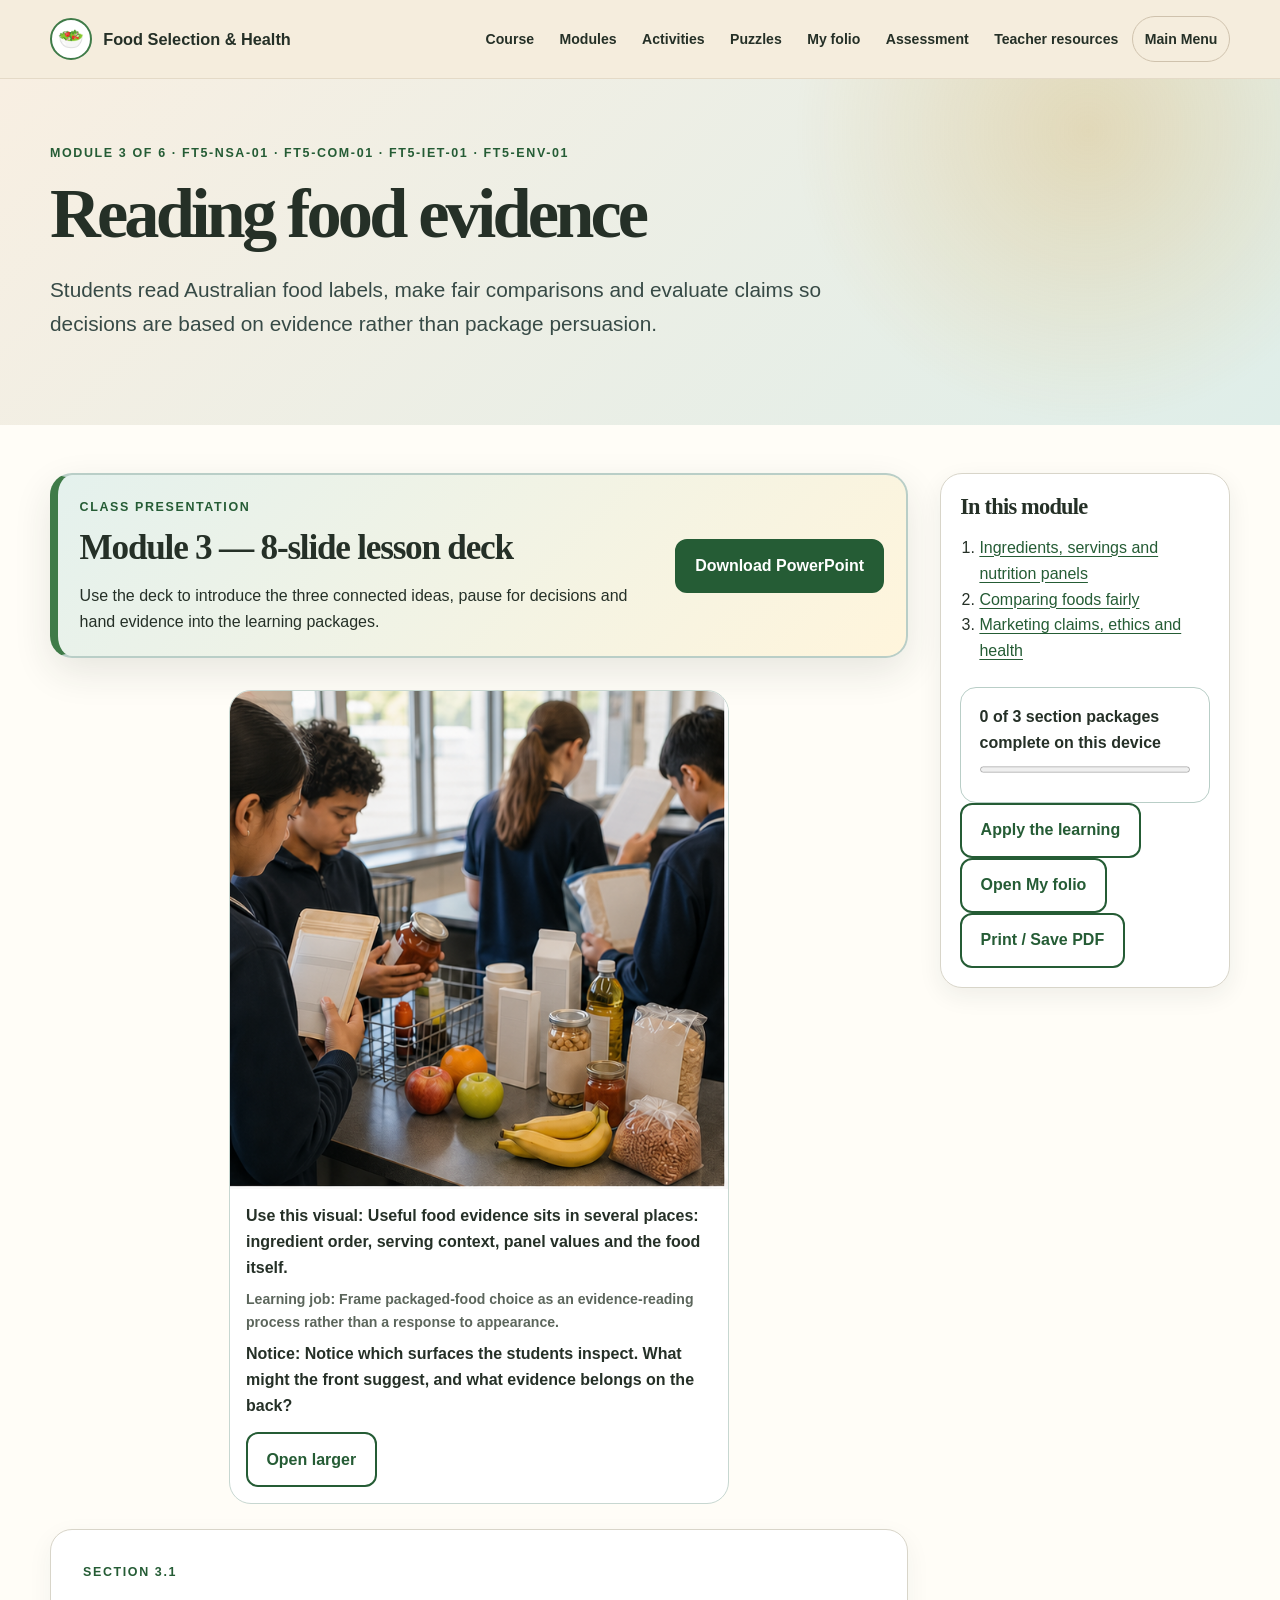
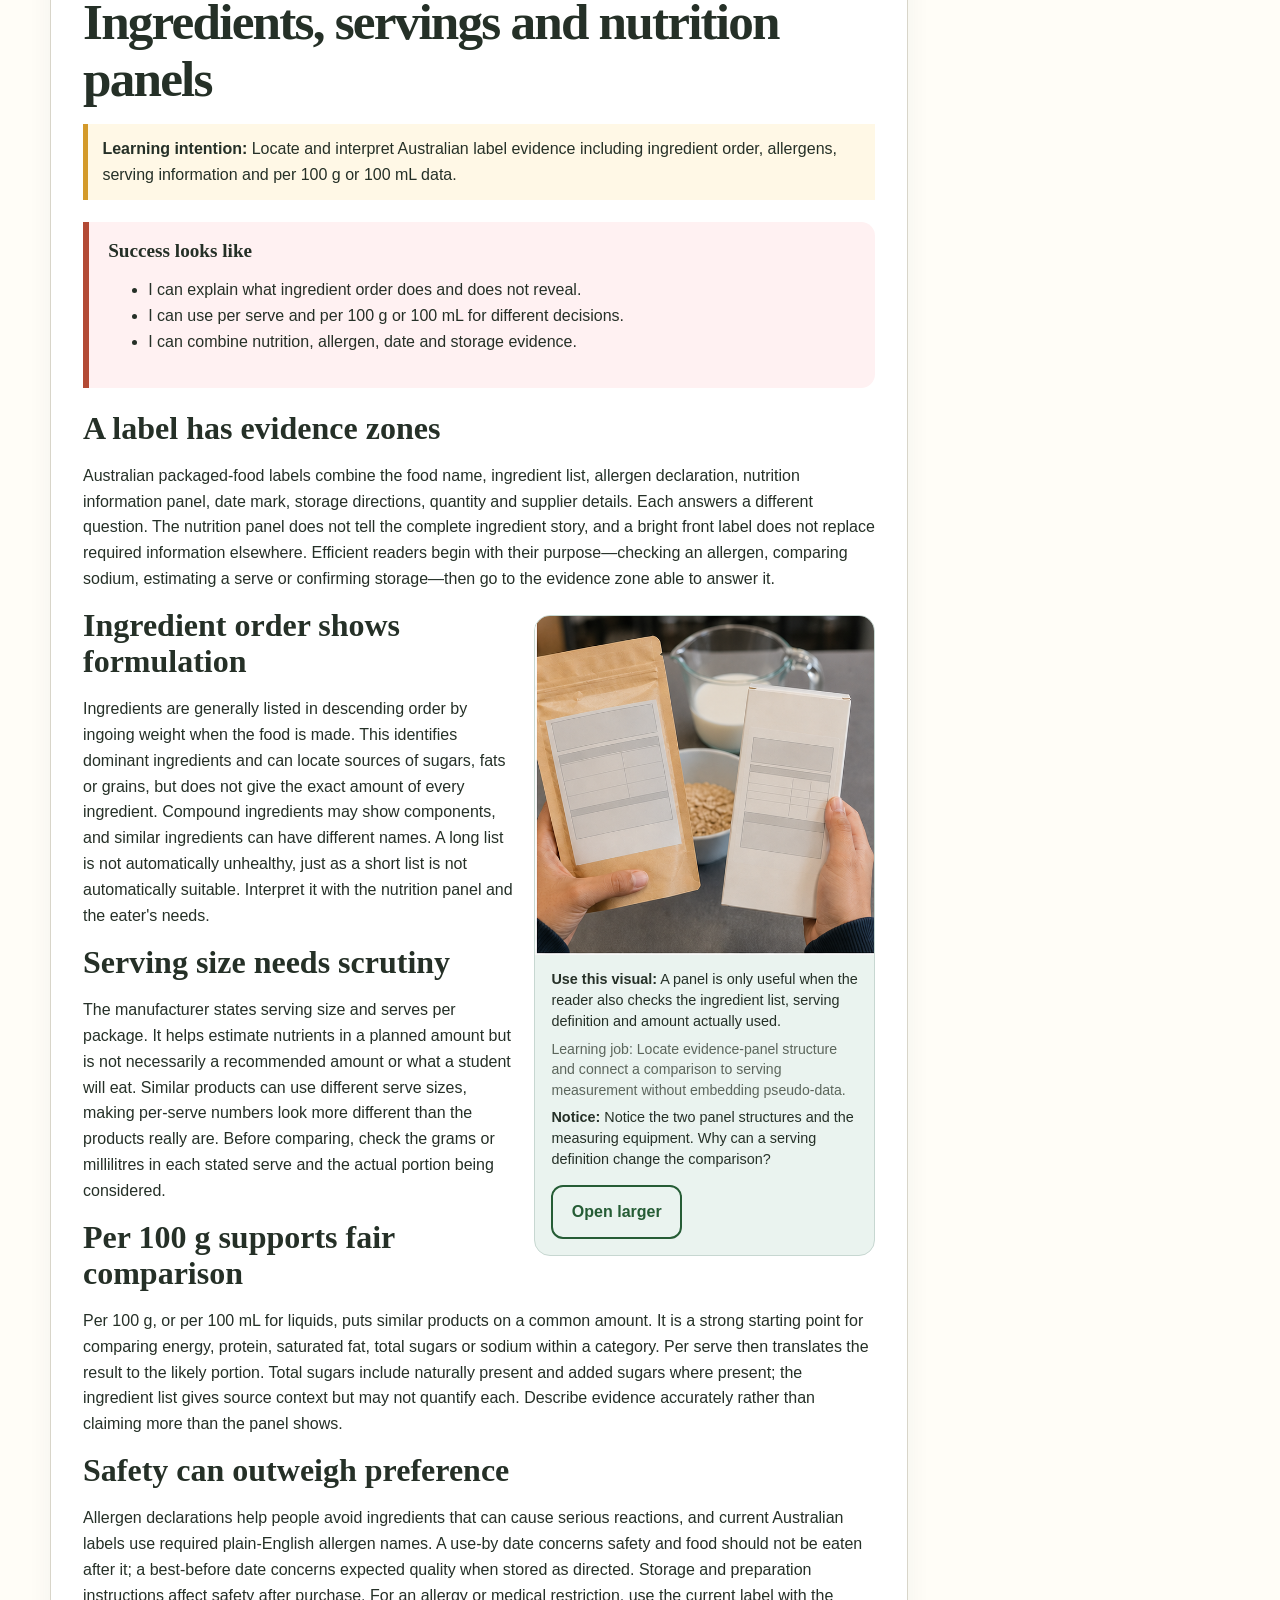
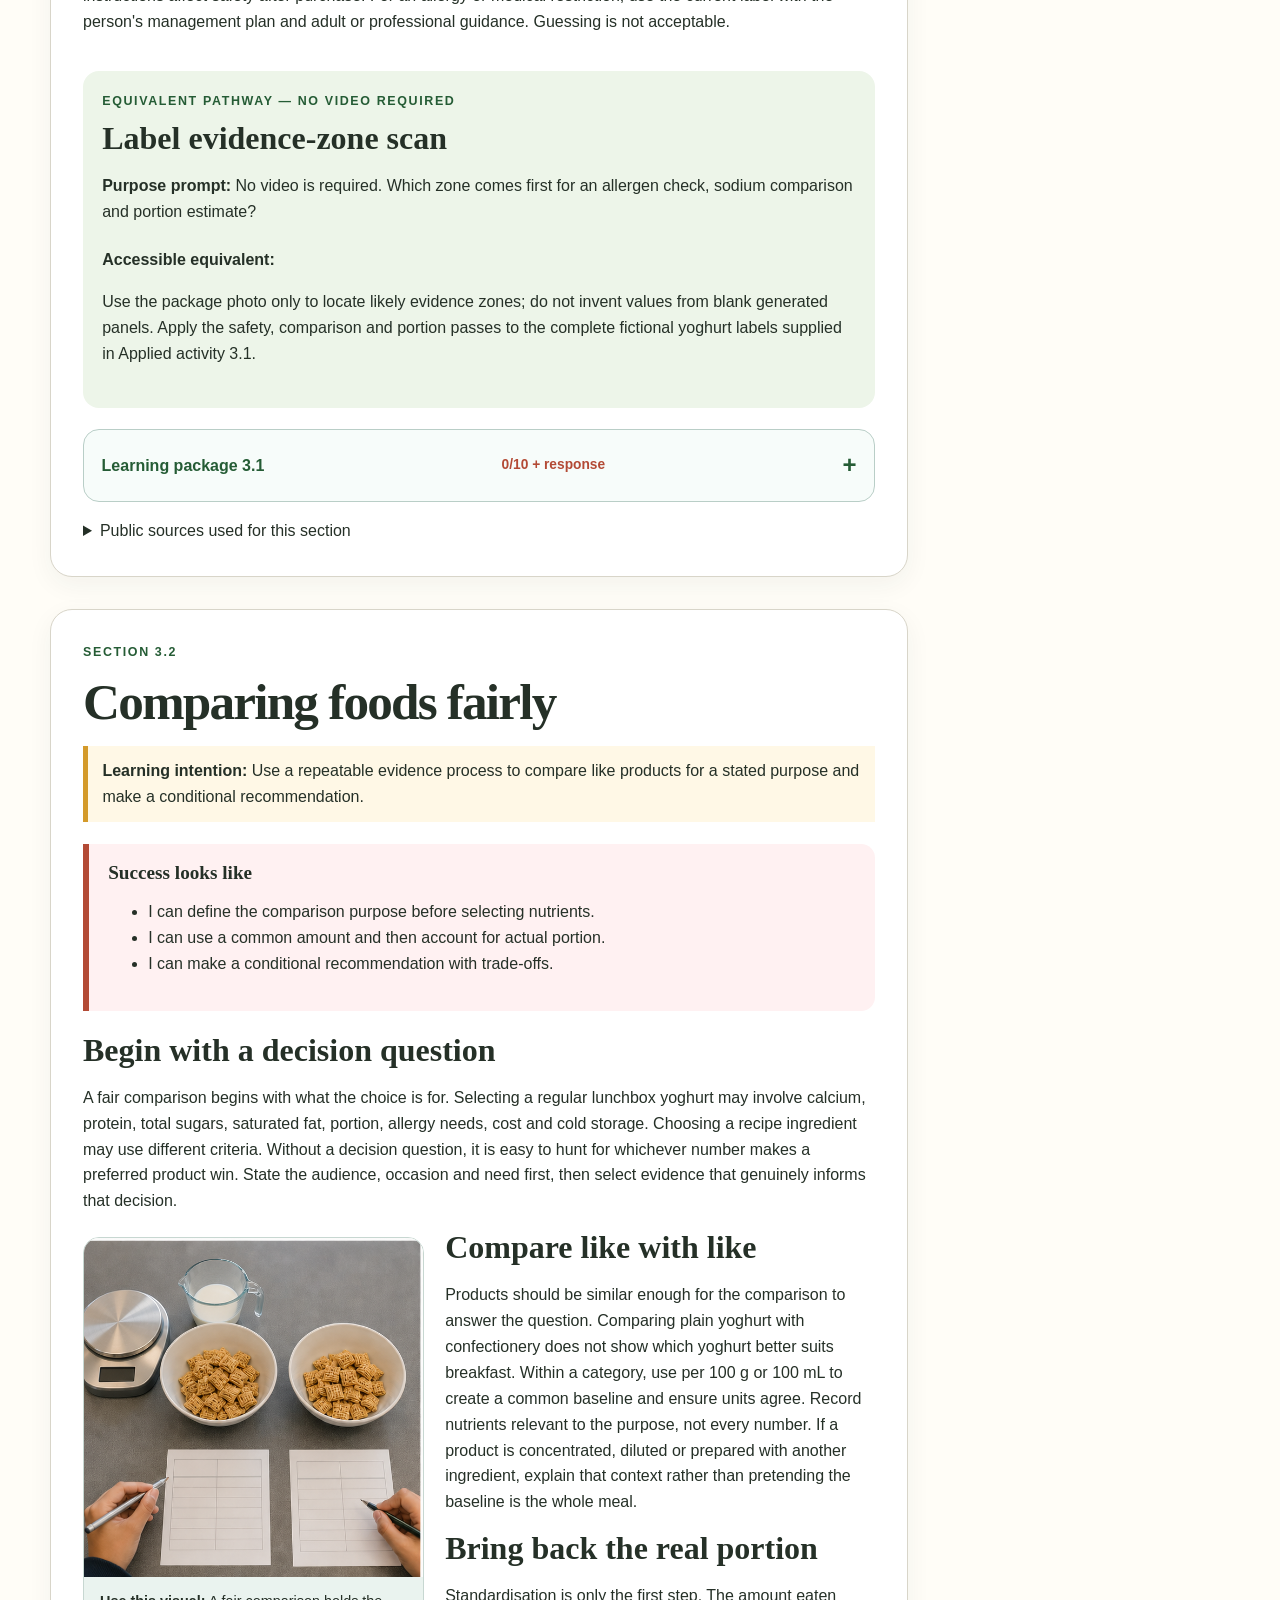
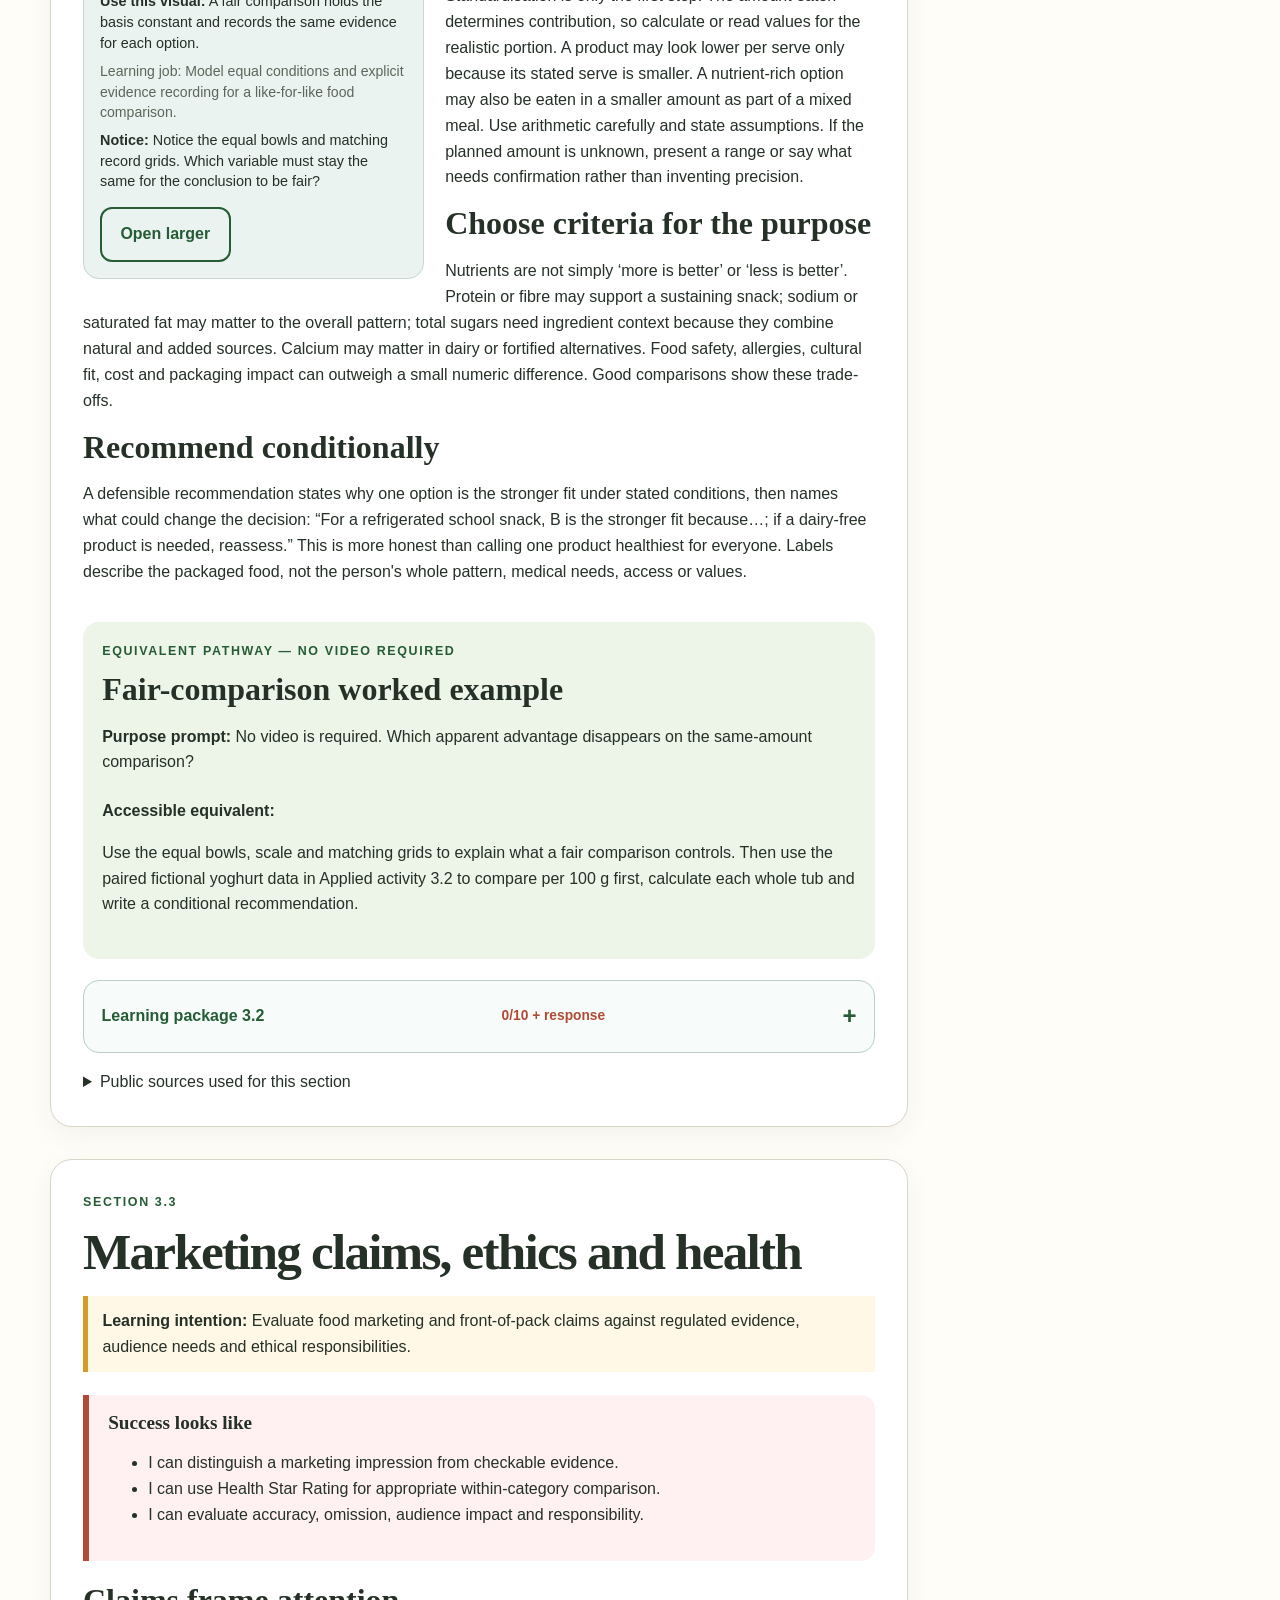
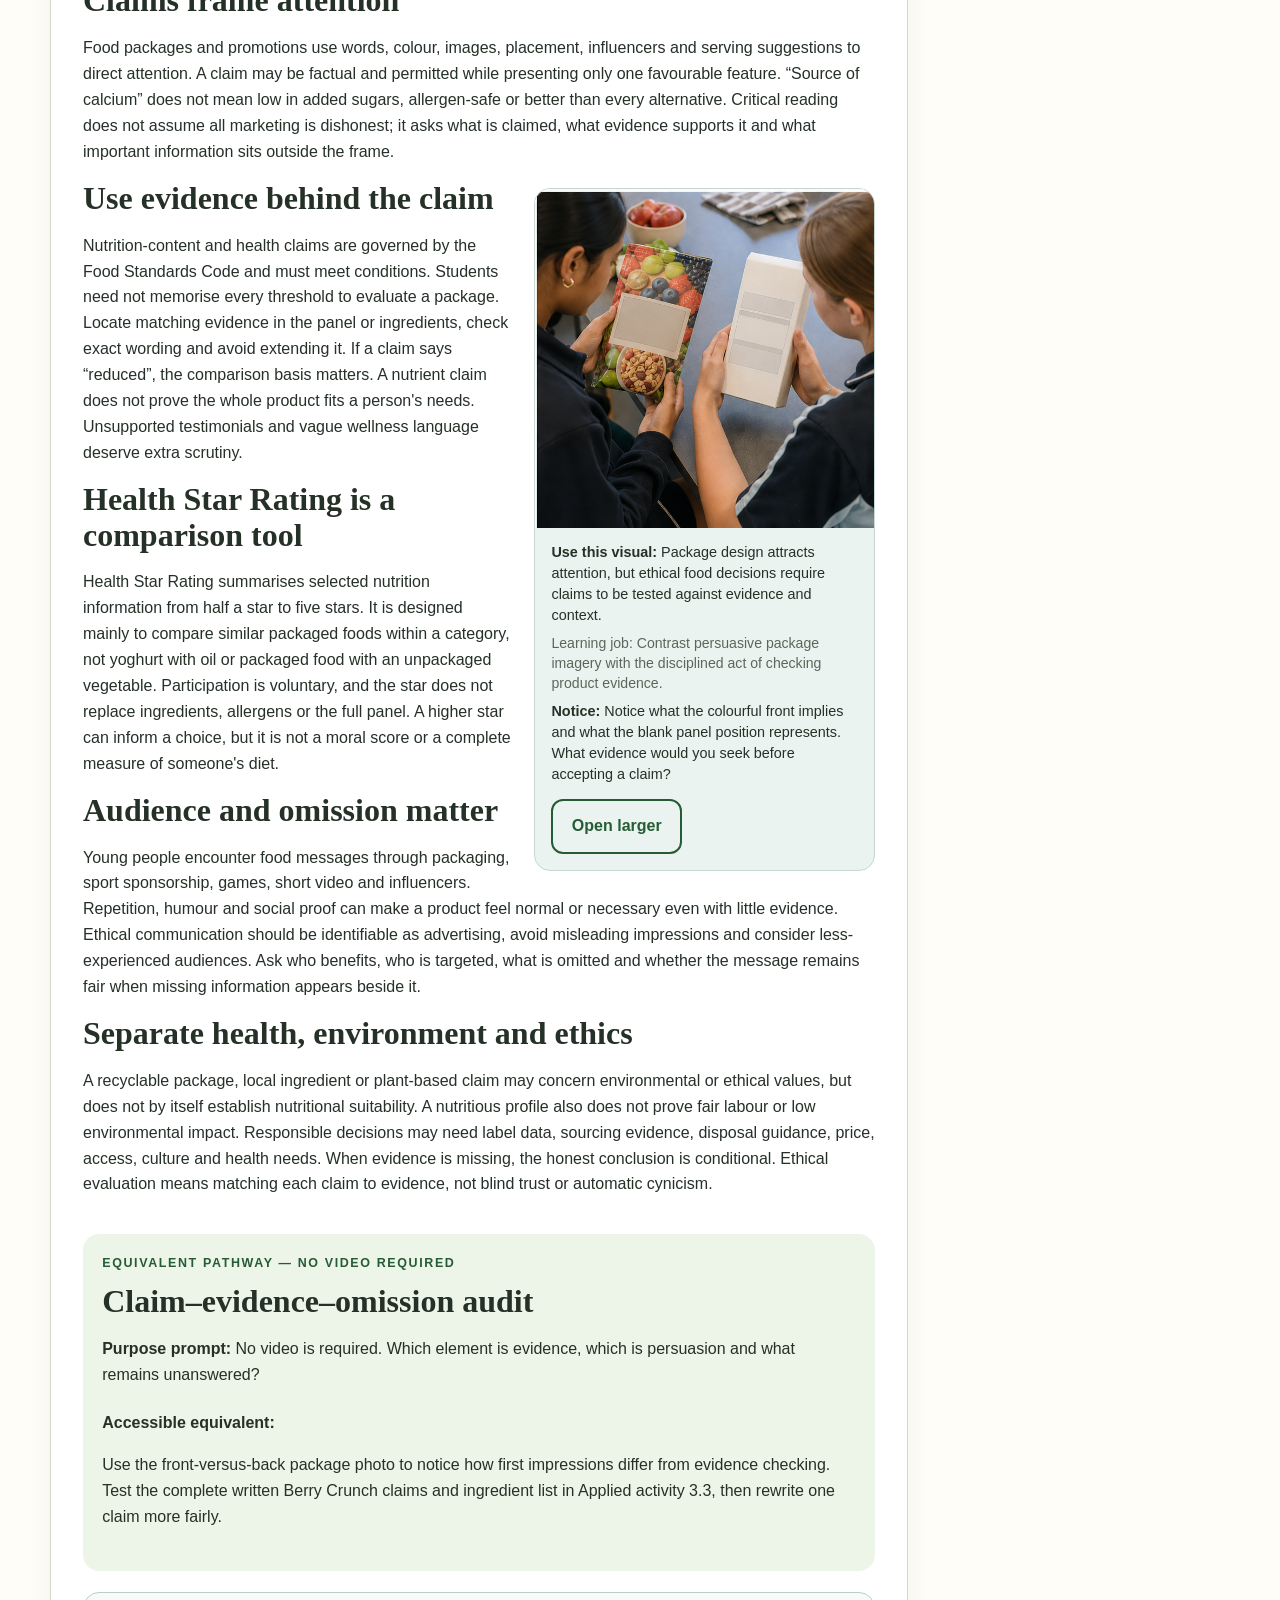
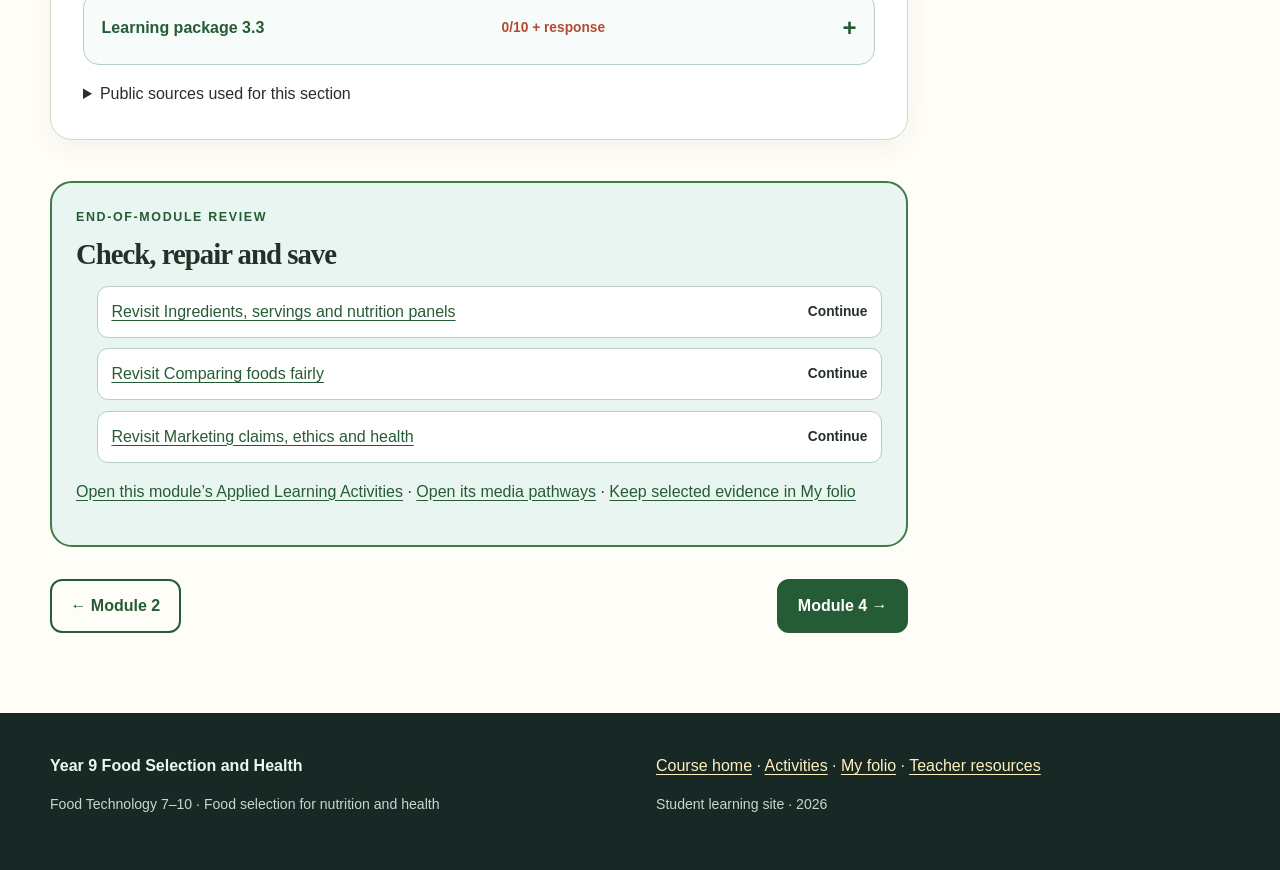
<file: modules/module-03.html>
<!doctype html>
<html lang="en-AU"><head><meta charset="utf-8"><meta name="viewport" content="width=device-width, initial-scale=1"><meta name="description" content="Module 3, Reading food evidence, in Year 9 Food Selection and Health."><title>Module 3: Reading food evidence | Food Selection and Health</title><link rel="stylesheet" href="../assets/styles.css"></head>
<body><a class="skip-link" href="#main">Skip to course content</a>
  <header class="site-header"><div class="nav-wrap">
    <a class="brand" href="../index.html"><span class="brand-mark" aria-hidden="true">🥗</span><span>Food Selection &amp; Health</span></a>
    <button class="nav-toggle" aria-expanded="false" aria-controls="site-nav">Menu</button>
    <nav class="site-nav" id="site-nav" aria-label="Main navigation">
      <a href="../index.html">Course</a>
      <a href="../index.html#modules">Modules</a>
      <a href="../activities.html">Activities</a>
      <a href="../puzzles.html">Puzzles</a>
      <a href="../folio.html">My folio</a>
      <a href="../assessment.html">Assessment</a>
      <a href="../teacher-resources.html">Teacher resources</a>
      <a href="https://stevencowell.github.io/Main-Page/">Main Menu</a>
    </nav>
  </div></header><main id="main"><section class="page-hero module-hero"><div class="wrap"><p class="eyebrow">Module 3 of 6 · FT5-NSA-01 · FT5-COM-01 · FT5-IET-01 · FT5-ENV-01</p><h1>Reading food evidence</h1><p class="lede">Students read Australian food labels, make fair comparisons and evaluate claims so decisions are based on evidence rather than package persuasion.</p></div></section><div class="wrap module-layout"><article class="module-article"><section class="module-presentation" id="m03-presentation" data-module-presentation><div><p class="eyebrow">Class presentation</p><h2>Module 3 — 8-slide lesson deck</h2><p>Use the deck to introduce the three connected ideas, pause for decisions and hand evidence into the learning packages.</p></div><a class="button presentation-download" id="m03-presentation-download" href="../resources/presentations/Food-Selection-Health-Module-03-Reading-food-evidence.pptx" data-module-presentation-download download>Download PowerPoint</a></section><figure class="module-context-visual" id="m03-context-visual"><img class="visual-crop-image" src="../assets/visual-m03-q1.png" alt="Year 9 students compare fronts and backs of plain packets, cartons and jars beside loose fruit at a classroom supermarket-style bench." loading="lazy" decoding="async"><figcaption><strong>Use this visual:</strong> Useful food evidence sits in several places: ingredient order, serving context, panel values and the food itself. <span class="fine">Learning job: Frame packaged-food choice as an evidence-reading process rather than a response to appearance.</span><span class="visual-notice"><strong>Notice:</strong> Notice which surfaces the students inspect. What might the front suggest, and what evidence belongs on the back?</span></figcaption><div class="visual-actions"><a class="button secondary visual-open" href="../assets/visual-m03-board.png" data-visual-open data-visual-alt="Full four-scene learning storyboard for Module 3, containing the module context and its three section visuals." data-visual-caption="Open the unchanged full-resolution Module 3 storyboard. Use the adjacent caption and Notice prompt for the relevant scene." aria-haspopup="dialog" aria-label="Open the full Module 3 storyboard in a larger view">Open larger</a></div></figure><section class="module-section" id="m03-s1" data-section-container>
    <div class="section-theory" id="m03-s1-theory"><p class="eyebrow">Section 3.1</p><h2>Ingredients, servings and nutrition panels</h2><p class="section-purpose"><strong>Learning intention:</strong> Locate and interpret Australian label evidence including ingredient order, allergens, serving information and per 100 g or 100 mL data.</p><div class="concept-callout"><h3>Success looks like</h3><ul><li>I can explain what ingredient order does and does not reveal.</li><li>I can use per serve and per 100 g or 100 mL for different decisions.</li><li>I can combine nutrition, allergen, date and storage evidence.</li></ul></div><h3 id="m03-s1-help-1">A label has evidence zones</h3><p>Australian packaged-food labels combine the food name, ingredient list, allergen declaration, nutrition information panel, date mark, storage directions, quantity and supplier details. Each answers a different question. The nutrition panel does not tell the complete ingredient story, and a bright front label does not replace required information elsewhere. Efficient readers begin with their purpose—checking an allergen, comparing sodium, estimating a serve or confirming storage—then go to the evidence zone able to answer it.</p><figure class="section-visual theory-wrap-visual theory-wrap-right" id="m03-s1-visual"><img class="visual-crop-image" src="../assets/visual-m03-q2.png" alt="Two hands hold plain food packages with blank grey evidence-panel boxes beside an unmarked measuring jug and bowl of oats." loading="lazy" decoding="async"><figcaption><strong>Use this visual:</strong> A panel is only useful when the reader also checks the ingredient list, serving definition and amount actually used. <span class="fine">Learning job: Locate evidence-panel structure and connect a comparison to serving measurement without embedding pseudo-data.</span><span class="visual-notice"><strong>Notice:</strong> Notice the two panel structures and the measuring equipment. Why can a serving definition change the comparison?</span></figcaption><div class="visual-actions"><a class="button secondary visual-open" href="../assets/visual-m03-board.png" data-visual-open data-visual-alt="Full four-scene learning storyboard for Module 3, containing the module context and its three section visuals." data-visual-caption="Open the unchanged full-resolution Module 3 storyboard. Use the adjacent caption and Notice prompt for the relevant scene." aria-haspopup="dialog" aria-label="Open the full Module 3 storyboard in a larger view">Open larger</a></div></figure><h3 id="m03-s1-help-2">Ingredient order shows formulation</h3><p>Ingredients are generally listed in descending order by ingoing weight when the food is made. This identifies dominant ingredients and can locate sources of sugars, fats or grains, but does not give the exact amount of every ingredient. Compound ingredients may show components, and similar ingredients can have different names. A long list is not automatically unhealthy, just as a short list is not automatically suitable. Interpret it with the nutrition panel and the eater's needs.</p><h3 id="m03-s1-help-3">Serving size needs scrutiny</h3><p>The manufacturer states serving size and serves per package. It helps estimate nutrients in a planned amount but is not necessarily a recommended amount or what a student will eat. Similar products can use different serve sizes, making per-serve numbers look more different than the products really are. Before comparing, check the grams or millilitres in each stated serve and the actual portion being considered.</p><h3 id="m03-s1-help-4">Per 100 g supports fair comparison</h3><p>Per 100 g, or per 100 mL for liquids, puts similar products on a common amount. It is a strong starting point for comparing energy, protein, saturated fat, total sugars or sodium within a category. Per serve then translates the result to the likely portion. Total sugars include naturally present and added sugars where present; the ingredient list gives source context but may not quantify each. Describe evidence accurately rather than claiming more than the panel shows.</p><h3 id="m03-s1-help-5">Safety can outweigh preference</h3><p>Allergen declarations help people avoid ingredients that can cause serious reactions, and current Australian labels use required plain-English allergen names. A use-by date concerns safety and food should not be eaten after it; a best-before date concerns expected quality when stored as directed. Storage and preparation instructions affect safety after purchase. For an allergy or medical restriction, use the current label with the person's management plan and adult or professional guidance. Guessing is not acceptable.</p></div>
    
    <section class="section-pathway" id="m03-s1-media" aria-labelledby="m03-s1-pathway"><p class="eyebrow">Equivalent pathway — no video required</p><h3 id="m03-s1-pathway">Label evidence-zone scan</h3><p><strong>Purpose prompt:</strong> No video is required. Which zone comes first for an allergen check, sodium comparison and portion estimate?</p><div class="equivalent-path"><strong>Accessible equivalent:</strong><p>Use the package photo only to locate likely evidence zones; do not invent values from blank generated panels. Apply the safety, comparison and portion passes to the complete fictional yoghurt labels supplied in Applied activity 3.1.</p></div></section>
    <span id="m03-s1-learning-end" hidden></span><details class="learning-package" id="m03-s1-package" data-learning-package data-section-id="m03-s1"><summary id="m03-s1-package-summary"><span>Learning package 3.1</span><span class="package-progress" data-package-progress>0/10 + response</span></summary><div class="learning-package-body"><p>Use each explanation to repair your thinking as you go. All work saves only in this browser on this device.</p><h3>Knowledge checks</h3><fieldset class="knowledge-question" id="m03-s01-q01"><legend>1. What does ingredient order usually represent?</legend><div class="option-list"><label for="m03-s01-q01-o1"><input id="m03-s01-q01-o1" type="radio" name="m03-s01-q01" value="m03-s01-q01-o1"><span>Alphabetical order.</span></label><label for="m03-s01-q01-o2"><input id="m03-s01-q01-o2" type="radio" name="m03-s01-q01" value="m03-s01-q01-o2"><span>Descending ingoing weight when made.</span></label><label for="m03-s01-q01-o3"><input id="m03-s01-q01-o3" type="radio" name="m03-s01-q01" value="m03-s01-q01-o3"><span>Healthiest ingredient first.</span></label><label for="m03-s01-q01-o4"><input id="m03-s01-q01-o4" type="radio" name="m03-s01-q01" value="m03-s01-q01-o4"><span>Most expensive first.</span></label></div><p class="question-feedback" data-feedback-for="m03-s01-q01" hidden aria-live="polite"></p><a class="help-link" href="#m03-s1-help-1">Review the linked theory help</a></fieldset><fieldset class="knowledge-question" id="m03-s01-q02"><legend>2. What can an ingredient list not usually tell by itself?</legend><div class="option-list"><label for="m03-s01-q02-o1"><input id="m03-s01-q02-o1" type="radio" name="m03-s01-q02" value="m03-s01-q02-o1"><span>Which ingredient is first.</span></label><label for="m03-s01-q02-o2"><input id="m03-s01-q02-o2" type="radio" name="m03-s01-q02" value="m03-s01-q02-o2"><span>Whether a named allergen appears.</span></label><label for="m03-s01-q02-o3"><input id="m03-s01-q02-o3" type="radio" name="m03-s01-q02" value="m03-s01-q02-o3"><span>Whether several components are present.</span></label><label for="m03-s01-q02-o4"><input id="m03-s01-q02-o4" type="radio" name="m03-s01-q02" value="m03-s01-q02-o4"><span>The exact amount of every ingredient.</span></label></div><p class="question-feedback" data-feedback-for="m03-s01-q02" hidden aria-live="polite"></p><a class="help-link" href="#m03-s1-help-2">Review the linked theory help</a></fieldset><fieldset class="knowledge-question" id="m03-s01-q03"><legend>3. Why is a long ingredient list not automatically unhealthy?</legend><div class="option-list"><label for="m03-s01-q03-o1"><input id="m03-s01-q03-o1" type="radio" name="m03-s01-q03" value="m03-s01-q03-o1"><span>Length does not reveal each ingredient's amount, role or effect.</span></label><label for="m03-s01-q03-o2"><input id="m03-s01-q03-o2" type="radio" name="m03-s01-q03" value="m03-s01-q03-o2"><span>Long lists always mean fresh food.</span></label><label for="m03-s01-q03-o3"><input id="m03-s01-q03-o3" type="radio" name="m03-s01-q03" value="m03-s01-q03-o3"><span>Every added ingredient is a vitamin.</span></label><label for="m03-s01-q03-o4"><input id="m03-s01-q03-o4" type="radio" name="m03-s01-q03" value="m03-s01-q03-o4"><span>Lists are optional advertising.</span></label></div><p class="question-feedback" data-feedback-for="m03-s01-q03" hidden aria-live="polite"></p><a class="help-link" href="#m03-s1-help-3">Review the linked theory help</a></fieldset><fieldset class="knowledge-question" id="m03-s01-q04"><legend>4. What is a manufacturer serving size?</legend><div class="option-list"><label for="m03-s01-q04-o1"><input id="m03-s01-q04-o1" type="radio" name="m03-s01-q04" value="m03-s01-q04-o1"><span>A compulsory portion for everyone.</span></label><label for="m03-s01-q04-o2"><input id="m03-s01-q04-o2" type="radio" name="m03-s01-q04" value="m03-s01-q04-o2"><span>Always the whole pack.</span></label><label for="m03-s01-q04-o3"><input id="m03-s01-q04-o3" type="radio" name="m03-s01-q04" value="m03-s01-q04-o3"><span>The amount used to calculate per-serve values.</span></label><label for="m03-s01-q04-o4"><input id="m03-s01-q04-o4" type="radio" name="m03-s01-q04" value="m03-s01-q04-o4"><span>Always identical between brands.</span></label></div><p class="question-feedback" data-feedback-for="m03-s01-q04" hidden aria-live="polite"></p><a class="help-link" href="#m03-s1-help-4">Review the linked theory help</a></fieldset><fieldset class="knowledge-question" id="m03-s01-q05"><legend>5. Why check grams before comparing per-serve values?</legend><div class="option-list"><label for="m03-s01-q05-o1"><input id="m03-s01-q05-o1" type="radio" name="m03-s01-q05" value="m03-s01-q05-o1"><span>Different stated serves can distort the apparent comparison.</span></label><label for="m03-s01-q05-o2"><input id="m03-s01-q05-o2" type="radio" name="m03-s01-q05" value="m03-s01-q05-o2"><span>Units reveal advertising cost.</span></label><label for="m03-s01-q05-o3"><input id="m03-s01-q05-o3" type="radio" name="m03-s01-q05" value="m03-s01-q05-o3"><span>Larger serves are always healthier.</span></label><label for="m03-s01-q05-o4"><input id="m03-s01-q05-o4" type="radio" name="m03-s01-q05" value="m03-s01-q05-o4"><span>Per-serve values are unrelated to amount.</span></label></div><p class="question-feedback" data-feedback-for="m03-s01-q05" hidden aria-live="polite"></p><a class="help-link" href="#m03-s1-help-5">Review the linked theory help</a></fieldset><fieldset class="knowledge-question" id="m03-s01-q06"><legend>6. Best starting column for two similar cereals?</legend><div class="option-list"><label for="m03-s01-q06-o1"><input id="m03-s01-q06-o1" type="radio" name="m03-s01-q06" value="m03-s01-q06-o1"><span>Per serve without checking grams.</span></label><label for="m03-s01-q06-o2"><input id="m03-s01-q06-o2" type="radio" name="m03-s01-q06" value="m03-s01-q06-o2"><span>Package colour.</span></label><label for="m03-s01-q06-o3"><input id="m03-s01-q06-o3" type="radio" name="m03-s01-q06" value="m03-s01-q06-o3"><span>Barcode.</span></label><label for="m03-s01-q06-o4"><input id="m03-s01-q06-o4" type="radio" name="m03-s01-q06" value="m03-s01-q06-o4"><span>Per 100 g.</span></label></div><p class="question-feedback" data-feedback-for="m03-s01-q06" hidden aria-live="polite"></p><a class="help-link" href="#m03-s1-help-1">Review the linked theory help</a></fieldset><fieldset class="knowledge-question" id="m03-s01-q07"><legend>7. What does total sugars include?</legend><div class="option-list"><label for="m03-s01-q07-o1"><input id="m03-s01-q07-o1" type="radio" name="m03-s01-q07" value="m03-s01-q07-o1"><span>Only table sugar added.</span></label><label for="m03-s01-q07-o2"><input id="m03-s01-q07-o2" type="radio" name="m03-s01-q07" value="m03-s01-q07-o2"><span>Naturally present plus added sugars where present.</span></label><label for="m03-s01-q07-o3"><input id="m03-s01-q07-o3" type="radio" name="m03-s01-q07" value="m03-s01-q07-o3"><span>Only fruit sugar.</span></label><label for="m03-s01-q07-o4"><input id="m03-s01-q07-o4" type="radio" name="m03-s01-q07" value="m03-s01-q07-o4"><span>No naturally occurring sugars.</span></label></div><p class="question-feedback" data-feedback-for="m03-s01-q07" hidden aria-live="polite"></p><a class="help-link" href="#m03-s1-help-2">Review the linked theory help</a></fieldset><fieldset class="knowledge-question" id="m03-s01-q08"><legend>8. A use-by date passed yesterday. What is safest?</legend><div class="option-list"><label for="m03-s01-q08-o1"><input id="m03-s01-q08-o1" type="radio" name="m03-s01-q08" value="m03-s01-q08-o1"><span>Treat it like best-before and taste it.</span></label><label for="m03-s01-q08-o2"><input id="m03-s01-q08-o2" type="radio" name="m03-s01-q08" value="m03-s01-q08-o2"><span>Freeze now to reverse the date.</span></label><label for="m03-s01-q08-o3"><input id="m03-s01-q08-o3" type="radio" name="m03-s01-q08" value="m03-s01-q08-o3"><span>Do not eat it after the use-by date.</span></label><label for="m03-s01-q08-o4"><input id="m03-s01-q08-o4" type="radio" name="m03-s01-q08" value="m03-s01-q08-o4"><span>Ignore it if packaging looks new.</span></label></div><p class="question-feedback" data-feedback-for="m03-s01-q08" hidden aria-live="polite"></p><a class="help-link" href="#m03-s1-help-3">Review the linked theory help</a></fieldset><fieldset class="knowledge-question" id="m03-s01-q09"><legend>9. What does best-before mainly indicate when stored as directed?</legend><div class="option-list"><label for="m03-s01-q09-o1"><input id="m03-s01-q09-o1" type="radio" name="m03-s01-q09" value="m03-s01-q09-o1"><span>Expected quality, not an automatic safety cut-off.</span></label><label for="m03-s01-q09-o2"><input id="m03-s01-q09-o2" type="radio" name="m03-s01-q09" value="m03-s01-q09-o2"><span>The exact minute microbes appear.</span></label><label for="m03-s01-q09-o3"><input id="m03-s01-q09-o3" type="radio" name="m03-s01-q09" value="m03-s01-q09-o3"><span>Allergens disappear after it.</span></label><label for="m03-s01-q09-o4"><input id="m03-s01-q09-o4" type="radio" name="m03-s01-q09" value="m03-s01-q09-o4"><span>The product must be frozen.</span></label></div><p class="question-feedback" data-feedback-for="m03-s01-q09" hidden aria-live="polite"></p><a class="help-link" href="#m03-s1-help-4">Review the linked theory help</a></fieldset><fieldset class="knowledge-question" id="m03-s01-q10"><legend>10. Which evidence takes priority for a serious allergy?</legend><div class="option-list"><label for="m03-s01-q10-o1"><input id="m03-s01-q10-o1" type="radio" name="m03-s01-q10" value="m03-s01-q10-o1"><span>A health-themed picture.</span></label><label for="m03-s01-q10-o2"><input id="m03-s01-q10-o2" type="radio" name="m03-s01-q10" value="m03-s01-q10-o2"><span>The lowest energy number.</span></label><label for="m03-s01-q10-o3"><input id="m03-s01-q10-o3" type="radio" name="m03-s01-q10" value="m03-s01-q10-o3"><span>A friend's memory of an older pack.</span></label><label for="m03-s01-q10-o4"><input id="m03-s01-q10-o4" type="radio" name="m03-s01-q10" value="m03-s01-q10-o4"><span>Current ingredients and allergen information used with the management plan.</span></label></div><p class="question-feedback" data-feedback-for="m03-s01-q10" hidden aria-live="polite"></p><a class="help-link" href="#m03-s1-help-5">Review the linked theory help</a></fieldset><section class="long-response"><h3>Long response</h3><label for="m03-s1-response">Create a label-reading guide for choosing between two similar snacks. Explain the order for ingredients, allergens, serves, per 100 g data, dates and storage, and justify why each answers a different question.</label><textarea id="m03-s1-response" data-long-response rows="10" placeholder="Build a clear claim, use section evidence and explain your reasoning."></textarea><div class="response-support"><div><h4>Response scaffold</h4><ul><li>State the eater's purpose and safety requirement.</li><li>Map each question to the correct label zone.</li><li>Explain ingredient order and its limitation.</li><li>Compare per 100 g, then translate to planned serve.</li><li>Finish with date, storage and one thing the label cannot prove.</li></ul></div><div><h4>Quality criteria</h4><ul><li>Uses Australian label terminology.</li><li>Separates safety, formulation, comparison and portion evidence.</li><li>Explains limitations rather than treating the panel as a verdict.</li><li>Prioritises allergens and use-by information.</li></ul></div></div><p class="folio-brief"><strong>Folio handoff:</strong> Save as “M3.1 Label evidence pathway” with an annotated package and checklist. <a href="../folio.html">Open My folio</a>.</p></section><div class="package-save-row"><p id="m03-s1-save-status" data-save-status aria-live="polite">0/10 checks saved · long response still needs detail</p><a id="m03-s1-resume" href="#m03-s01-q01">Resume this package</a><button class="text-button" type="button" data-reset-package>Clear this section</button></div></div></details>
    <details class="source-links"><summary>Public sources used for this section</summary><ul class="source-list"><li><a href="https://www.foodstandards.gov.au/consumer/labelling/panels" target="_blank" rel="noreferrer">Food Standards Australia New Zealand — Nutrition information panels</a></li><li><a href="https://www.foodstandards.gov.au/consumer/labelling/ingredients" target="_blank" rel="noreferrer">Food Standards Australia New Zealand — Ingredient lists</a></li><li><a href="https://www.foodstandards.gov.au/consumer/labelling/allergen-labelling" target="_blank" rel="noreferrer">Food Standards Australia New Zealand — Allergen labelling</a></li></ul></details>
  </section><section class="module-section" id="m03-s2" data-section-container>
    <div class="section-theory" id="m03-s2-theory"><p class="eyebrow">Section 3.2</p><h2>Comparing foods fairly</h2><p class="section-purpose"><strong>Learning intention:</strong> Use a repeatable evidence process to compare like products for a stated purpose and make a conditional recommendation.</p><div class="concept-callout"><h3>Success looks like</h3><ul><li>I can define the comparison purpose before selecting nutrients.</li><li>I can use a common amount and then account for actual portion.</li><li>I can make a conditional recommendation with trade-offs.</li></ul></div><h3 id="m03-s2-help-1">Begin with a decision question</h3><p>A fair comparison begins with what the choice is for. Selecting a regular lunchbox yoghurt may involve calcium, protein, total sugars, saturated fat, portion, allergy needs, cost and cold storage. Choosing a recipe ingredient may use different criteria. Without a decision question, it is easy to hunt for whichever number makes a preferred product win. State the audience, occasion and need first, then select evidence that genuinely informs that decision.</p><figure class="section-visual theory-wrap-visual theory-wrap-left" id="m03-s2-visual"><img class="visual-crop-image" src="../assets/visual-m03-q3.png" alt="Two equal bowls of the same cereal-like snack sit beside an unlit kitchen scale, an unmarked measuring jug and two blank comparison grids." loading="lazy" decoding="async"><figcaption><strong>Use this visual:</strong> A fair comparison holds the basis constant and records the same evidence for each option. <span class="fine">Learning job: Model equal conditions and explicit evidence recording for a like-for-like food comparison.</span><span class="visual-notice"><strong>Notice:</strong> Notice the equal bowls and matching record grids. Which variable must stay the same for the conclusion to be fair?</span></figcaption><div class="visual-actions"><a class="button secondary visual-open" href="../assets/visual-m03-board.png" data-visual-open data-visual-alt="Full four-scene learning storyboard for Module 3, containing the module context and its three section visuals." data-visual-caption="Open the unchanged full-resolution Module 3 storyboard. Use the adjacent caption and Notice prompt for the relevant scene." aria-haspopup="dialog" aria-label="Open the full Module 3 storyboard in a larger view">Open larger</a></div></figure><h3 id="m03-s2-help-2">Compare like with like</h3><p>Products should be similar enough for the comparison to answer the question. Comparing plain yoghurt with confectionery does not show which yoghurt better suits breakfast. Within a category, use per 100 g or 100 mL to create a common baseline and ensure units agree. Record nutrients relevant to the purpose, not every number. If a product is concentrated, diluted or prepared with another ingredient, explain that context rather than pretending the baseline is the whole meal.</p><h3 id="m03-s2-help-3">Bring back the real portion</h3><p>Standardisation is only the first step. The amount eaten determines contribution, so calculate or read values for the realistic portion. A product may look lower per serve only because its stated serve is smaller. A nutrient-rich option may also be eaten in a smaller amount as part of a mixed meal. Use arithmetic carefully and state assumptions. If the planned amount is unknown, present a range or say what needs confirmation rather than inventing precision.</p><h3 id="m03-s2-help-4">Choose criteria for the purpose</h3><p>Nutrients are not simply ‘more is better’ or ‘less is better’. Protein or fibre may support a sustaining snack; sodium or saturated fat may matter to the overall pattern; total sugars need ingredient context because they combine natural and added sources. Calcium may matter in dairy or fortified alternatives. Food safety, allergies, cultural fit, cost and packaging impact can outweigh a small numeric difference. Good comparisons show these trade-offs.</p><h3 id="m03-s2-help-5">Recommend conditionally</h3><p>A defensible recommendation states why one option is the stronger fit under stated conditions, then names what could change the decision: “For a refrigerated school snack, B is the stronger fit because…; if a dairy-free product is needed, reassess.” This is more honest than calling one product healthiest for everyone. Labels describe the packaged food, not the person's whole pattern, medical needs, access or values.</p></div>
    
    <section class="section-pathway" id="m03-s2-media" aria-labelledby="m03-s2-pathway"><p class="eyebrow">Equivalent pathway — no video required</p><h3 id="m03-s2-pathway">Fair-comparison worked example</h3><p><strong>Purpose prompt:</strong> No video is required. Which apparent advantage disappears on the same-amount comparison?</p><div class="equivalent-path"><strong>Accessible equivalent:</strong><p>Use the equal bowls, scale and matching grids to explain what a fair comparison controls. Then use the paired fictional yoghurt data in Applied activity 3.2 to compare per 100 g first, calculate each whole tub and write a conditional recommendation.</p></div></section>
    <span id="m03-s2-learning-end" hidden></span><details class="learning-package" id="m03-s2-package" data-learning-package data-section-id="m03-s2"><summary id="m03-s2-package-summary"><span>Learning package 3.2</span><span class="package-progress" data-package-progress>0/10 + response</span></summary><div class="learning-package-body"><p>Use each explanation to repair your thinking as you go. All work saves only in this browser on this device.</p><h3>Knowledge checks</h3><fieldset class="knowledge-question" id="m03-s02-q01"><legend>1. What should be decided before label criteria?</legend><div class="option-list"><label for="m03-s02-q01-o1"><input id="m03-s02-q01-o1" type="radio" name="m03-s02-q01" value="m03-s02-q01-o1"><span>Best package colour.</span></label><label for="m03-s02-q01-o2"><input id="m03-s02-q01-o2" type="radio" name="m03-s02-q01" value="m03-s02-q01-o2"><span>Which product should win.</span></label><label for="m03-s02-q01-o3"><input id="m03-s02-q01-o3" type="radio" name="m03-s02-q01" value="m03-s02-q01-o3"><span>Audience, occasion and purpose.</span></label><label for="m03-s02-q01-o4"><input id="m03-s02-q01-o4" type="radio" name="m03-s02-q01" value="m03-s02-q01-o4"><span>The group's existing preference.</span></label></div><p class="question-feedback" data-feedback-for="m03-s02-q01" hidden aria-live="polite"></p><a class="help-link" href="#m03-s2-help-1">Review the linked theory help</a></fieldset><fieldset class="knowledge-question" id="m03-s02-q02"><legend>2. Why compare similar yoghurts when choosing breakfast yoghurt?</legend><div class="option-list"><label for="m03-s02-q02-o1"><input id="m03-s02-q02-o1" type="radio" name="m03-s02-q02" value="m03-s02-q02-o1"><span>They serve a similar role, so differences answer the question.</span></label><label for="m03-s02-q02-o2"><input id="m03-s02-q02-o2" type="radio" name="m03-s02-q02" value="m03-s02-q02-o2"><span>Unlike foods can never be compared.</span></label><label for="m03-s02-q02-o3"><input id="m03-s02-q02-o3" type="radio" name="m03-s02-q02" value="m03-s02-q02-o3"><span>Yoghurt has more label colours.</span></label><label for="m03-s02-q02-o4"><input id="m03-s02-q02-o4" type="radio" name="m03-s02-q02" value="m03-s02-q02-o4"><span>Confectionery has no panel.</span></label></div><p class="question-feedback" data-feedback-for="m03-s02-q02" hidden aria-live="polite"></p><a class="help-link" href="#m03-s2-help-2">Review the linked theory help</a></fieldset><fieldset class="knowledge-question" id="m03-s02-q03"><legend>3. Best baseline for similar solid foods with different serves?</legend><div class="option-list"><label for="m03-s02-q03-o1"><input id="m03-s02-q03-o1" type="radio" name="m03-s02-q03" value="m03-s02-q03-o1"><span>Per serve without checking grams.</span></label><label for="m03-s02-q03-o2"><input id="m03-s02-q03-o2" type="radio" name="m03-s02-q03" value="m03-s02-q03-o2"><span>Price per pack only.</span></label><label for="m03-s02-q03-o3"><input id="m03-s02-q03-o3" type="radio" name="m03-s02-q03" value="m03-s02-q03-o3"><span>The first printed nutrient.</span></label><label for="m03-s02-q03-o4"><input id="m03-s02-q03-o4" type="radio" name="m03-s02-q03" value="m03-s02-q03-o4"><span>Per 100 g.</span></label></div><p class="question-feedback" data-feedback-for="m03-s02-q03" hidden aria-live="polite"></p><a class="help-link" href="#m03-s2-help-3">Review the linked theory help</a></fieldset><fieldset class="knowledge-question" id="m03-s02-q04"><legend>4. Why consider real portion after per 100 g?</legend><div class="option-list"><label for="m03-s02-q04-o1"><input id="m03-s02-q04-o1" type="radio" name="m03-s02-q04" value="m03-s02-q04-o1"><span>It changes the ingredient order.</span></label><label for="m03-s02-q04-o2"><input id="m03-s02-q04-o2" type="radio" name="m03-s02-q04" value="m03-s02-q04-o2"><span>It determines the amount actually contributed.</span></label><label for="m03-s02-q04-o3"><input id="m03-s02-q04-o3" type="radio" name="m03-s02-q04" value="m03-s02-q04-o3"><span>It proves allergy safety.</span></label><label for="m03-s02-q04-o4"><input id="m03-s02-q04-o4" type="radio" name="m03-s02-q04" value="m03-s02-q04-o4"><span>It makes all products equal.</span></label></div><p class="question-feedback" data-feedback-for="m03-s02-q04" hidden aria-live="polite"></p><a class="help-link" href="#m03-s2-help-4">Review the linked theory help</a></fieldset><fieldset class="knowledge-question" id="m03-s02-q05"><legend>5. A looks lower sodium per serve, but its serve is half B's. Next?</legend><div class="option-list"><label for="m03-s02-q05-o1"><input id="m03-s02-q05-o1" type="radio" name="m03-s02-q05" value="m03-s02-q05-o1"><span>Declare A the winner.</span></label><label for="m03-s02-q05-o2"><input id="m03-s02-q05-o2" type="radio" name="m03-s02-q05" value="m03-s02-q05-o2"><span>Compare package prices only.</span></label><label for="m03-s02-q05-o3"><input id="m03-s02-q05-o3" type="radio" name="m03-s02-q05" value="m03-s02-q05-o3"><span>Compare per 100 g and the same realistic portion.</span></label><label for="m03-s02-q05-o4"><input id="m03-s02-q05-o4" type="radio" name="m03-s02-q05" value="m03-s02-q05-o4"><span>Compare logos.</span></label></div><p class="question-feedback" data-feedback-for="m03-s02-q05" hidden aria-live="polite"></p><a class="help-link" href="#m03-s2-help-5">Review the linked theory help</a></fieldset><fieldset class="knowledge-question" id="m03-s02-q06"><legend>6. Which criteria fit a sustaining snack?</legend><div class="option-list"><label for="m03-s02-q06-o1"><input id="m03-s02-q06-o1" type="radio" name="m03-s02-q06" value="m03-s02-q06-o1"><span>Relevant nutrients, portion, food-group contribution and context.</span></label><label for="m03-s02-q06-o2"><input id="m03-s02-q06-o2" type="radio" name="m03-s02-q06" value="m03-s02-q06-o2"><span>Celebrity endorsement.</span></label><label for="m03-s02-q06-o3"><input id="m03-s02-q06-o3" type="radio" name="m03-s02-q06" value="m03-s02-q06-o3"><span>Lowest kilojoules only.</span></label><label for="m03-s02-q06-o4"><input id="m03-s02-q06-o4" type="radio" name="m03-s02-q06" value="m03-s02-q06-o4"><span>Shortest ingredient list only.</span></label></div><p class="question-feedback" data-feedback-for="m03-s02-q06" hidden aria-live="polite"></p><a class="help-link" href="#m03-s2-help-1">Review the linked theory help</a></fieldset><fieldset class="knowledge-question" id="m03-s02-q07"><legend>7. Why interpret total sugars with ingredients?</legend><div class="option-list"><label for="m03-s02-q07-o1"><input id="m03-s02-q07-o1" type="radio" name="m03-s02-q07" value="m03-s02-q07-o1"><span>Ingredients state exact grams of each sugar.</span></label><label for="m03-s02-q07-o2"><input id="m03-s02-q07-o2" type="radio" name="m03-s02-q07" value="m03-s02-q07-o2"><span>Total excludes milk and fruit sugars.</span></label><label for="m03-s02-q07-o3"><input id="m03-s02-q07-o3" type="radio" name="m03-s02-q07" value="m03-s02-q07-o3"><span>Ingredient order predicts every person's response.</span></label><label for="m03-s02-q07-o4"><input id="m03-s02-q07-o4" type="radio" name="m03-s02-q07" value="m03-s02-q07-o4"><span>Total combines sources; ingredients add source context.</span></label></div><p class="question-feedback" data-feedback-for="m03-s02-q07" hidden aria-live="polite"></p><a class="help-link" href="#m03-s2-help-2">Review the linked theory help</a></fieldset><fieldset class="knowledge-question" id="m03-s02-q08"><legend>8. What may outweigh a small nutrient difference?</legend><div class="option-list"><label for="m03-s02-q08-o1"><input id="m03-s02-q08-o1" type="radio" name="m03-s02-q08" value="m03-s02-q08-o1"><span>Favourite font.</span></label><label for="m03-s02-q08-o2"><input id="m03-s02-q08-o2" type="radio" name="m03-s02-q08" value="m03-s02-q08-o2"><span>Serious allergy or no cold storage.</span></label><label for="m03-s02-q08-o3"><input id="m03-s02-q08-o3" type="radio" name="m03-s02-q08" value="m03-s02-q08-o3"><span>Unsupported front claim.</span></label><label for="m03-s02-q08-o4"><input id="m03-s02-q08-o4" type="radio" name="m03-s02-q08" value="m03-s02-q08-o4"><span>Eye-level shelf placement.</span></label></div><p class="question-feedback" data-feedback-for="m03-s02-q08" hidden aria-live="polite"></p><a class="help-link" href="#m03-s2-help-3">Review the linked theory help</a></fieldset><fieldset class="knowledge-question" id="m03-s02-q09"><legend>9. Which recommendation is defensible?</legend><div class="option-list"><label for="m03-s02-q09-o1"><input id="m03-s02-q09-o1" type="radio" name="m03-s02-q09" value="m03-s02-q09-o1"><span>B is healthiest for everyone.</span></label><label for="m03-s02-q09-o2"><input id="m03-s02-q09-o2" type="radio" name="m03-s02-q09" value="m03-s02-q09-o2"><span>A is bad due to one number.</span></label><label for="m03-s02-q09-o3"><input id="m03-s02-q09-o3" type="radio" name="m03-s02-q09" value="m03-s02-q09-o3"><span>For this refrigerated snack and portion, B fits better; allergy needs would change it.</span></label><label for="m03-s02-q09-o4"><input id="m03-s02-q09-o4" type="radio" name="m03-s02-q09" value="m03-s02-q09-o4"><span>The label tells the whole diet.</span></label></div><p class="question-feedback" data-feedback-for="m03-s02-q09" hidden aria-live="polite"></p><a class="help-link" href="#m03-s2-help-4">Review the linked theory help</a></fieldset><fieldset class="knowledge-question" id="m03-s02-q10"><legend>10. If planned portion is unknown, what is honest?</legend><div class="option-list"><label for="m03-s02-q10-o1"><input id="m03-s02-q10-o1" type="radio" name="m03-s02-q10" value="m03-s02-q10-o1"><span>State uncertainty and compare a range or identify what to confirm.</span></label><label for="m03-s02-q10-o2"><input id="m03-s02-q10-o2" type="radio" name="m03-s02-q10" value="m03-s02-q10-o2"><span>Invent an exact amount.</span></label><label for="m03-s02-q10-o3"><input id="m03-s02-q10-o3" type="radio" name="m03-s02-q10" value="m03-s02-q10-o3"><span>Use the package front as portion.</span></label><label for="m03-s02-q10-o4"><input id="m03-s02-q10-o4" type="radio" name="m03-s02-q10" value="m03-s02-q10-o4"><span>Abandon all comparison.</span></label></div><p class="question-feedback" data-feedback-for="m03-s02-q10" hidden aria-live="polite"></p><a class="help-link" href="#m03-s2-help-5">Review the linked theory help</a></fieldset><section class="long-response"><h3>Long response</h3><label for="m03-s2-response">Compare two similar packaged foods for a Year 9 context. Make a conditional recommendation using common baseline, portion, nutrients, ingredients and one non-nutrient factor, then identify missing evidence.</label><textarea id="m03-s2-response" data-long-response rows="10" placeholder="Build a clear claim, use section evidence and explain your reasoning."></textarea><div class="response-support"><div><h4>Response scaffold</h4><ul><li>Define audience, occasion and decision question.</li><li>Check the products are comparable.</li><li>Compare three relevant values per 100 g or 100 mL.</li><li>Translate to planned portion and interpret ingredients.</li><li>Add safety, access, cost, culture or environment and conclude conditionally.</li></ul></div><div><h4>Quality criteria</h4><ul><li>Uses a common amount accurately.</li><li>Selects criteria for the purpose.</li><li>Shows trade-offs and uncertainty.</li><li>Avoids universal health claims.</li></ul></div></div><p class="folio-brief"><strong>Folio handoff:</strong> Save as “M3.2 Fair food comparison” with evidence table, calculations and conditional recommendation. <a href="../folio.html">Open My folio</a>.</p></section><div class="package-save-row"><p id="m03-s2-save-status" data-save-status aria-live="polite">0/10 checks saved · long response still needs detail</p><a id="m03-s2-resume" href="#m03-s02-q01">Resume this package</a><button class="text-button" type="button" data-reset-package>Clear this section</button></div></div></details>
    <details class="source-links"><summary>Public sources used for this section</summary><ul class="source-list"><li><a href="https://www.foodstandards.gov.au/consumer/labelling/panels" target="_blank" rel="noreferrer">Food Standards Australia New Zealand — Nutrition information panels</a></li><li><a href="https://www.eatforhealth.gov.au/guidelines" target="_blank" rel="noreferrer">Australian Government Eat for Health — Australian Dietary Guidelines</a></li><li><a href="https://www.healthstarrating.gov.au/" target="_blank" rel="noreferrer">Health Star Rating — How to use health stars</a></li></ul></details>
  </section><section class="module-section" id="m03-s3" data-section-container>
    <div class="section-theory" id="m03-s3-theory"><p class="eyebrow">Section 3.3</p><h2>Marketing claims, ethics and health</h2><p class="section-purpose"><strong>Learning intention:</strong> Evaluate food marketing and front-of-pack claims against regulated evidence, audience needs and ethical responsibilities.</p><div class="concept-callout"><h3>Success looks like</h3><ul><li>I can distinguish a marketing impression from checkable evidence.</li><li>I can use Health Star Rating for appropriate within-category comparison.</li><li>I can evaluate accuracy, omission, audience impact and responsibility.</li></ul></div><h3 id="m03-s3-help-1">Claims frame attention</h3><p>Food packages and promotions use words, colour, images, placement, influencers and serving suggestions to direct attention. A claim may be factual and permitted while presenting only one favourable feature. “Source of calcium” does not mean low in added sugars, allergen-safe or better than every alternative. Critical reading does not assume all marketing is dishonest; it asks what is claimed, what evidence supports it and what important information sits outside the frame.</p><figure class="section-visual theory-wrap-visual theory-wrap-right" id="m03-s3-visual"><img class="visual-crop-image" src="../assets/visual-m03-q4.png" alt="Two students compare a colourful fruit-photo packet with a plain carton, turning both toward blank evidence-panel structures on the backs." loading="lazy" decoding="async"><figcaption><strong>Use this visual:</strong> Package design attracts attention, but ethical food decisions require claims to be tested against evidence and context. <span class="fine">Learning job: Contrast persuasive package imagery with the disciplined act of checking product evidence.</span><span class="visual-notice"><strong>Notice:</strong> Notice what the colourful front implies and what the blank panel position represents. What evidence would you seek before accepting a claim?</span></figcaption><div class="visual-actions"><a class="button secondary visual-open" href="../assets/visual-m03-board.png" data-visual-open data-visual-alt="Full four-scene learning storyboard for Module 3, containing the module context and its three section visuals." data-visual-caption="Open the unchanged full-resolution Module 3 storyboard. Use the adjacent caption and Notice prompt for the relevant scene." aria-haspopup="dialog" aria-label="Open the full Module 3 storyboard in a larger view">Open larger</a></div></figure><h3 id="m03-s3-help-2">Use evidence behind the claim</h3><p>Nutrition-content and health claims are governed by the Food Standards Code and must meet conditions. Students need not memorise every threshold to evaluate a package. Locate matching evidence in the panel or ingredients, check exact wording and avoid extending it. If a claim says “reduced”, the comparison basis matters. A nutrient claim does not prove the whole product fits a person's needs. Unsupported testimonials and vague wellness language deserve extra scrutiny.</p><h3 id="m03-s3-help-3">Health Star Rating is a comparison tool</h3><p>Health Star Rating summarises selected nutrition information from half a star to five stars. It is designed mainly to compare similar packaged foods within a category, not yoghurt with oil or packaged food with an unpackaged vegetable. Participation is voluntary, and the star does not replace ingredients, allergens or the full panel. A higher star can inform a choice, but it is not a moral score or a complete measure of someone's diet.</p><h3 id="m03-s3-help-4">Audience and omission matter</h3><p>Young people encounter food messages through packaging, sport sponsorship, games, short video and influencers. Repetition, humour and social proof can make a product feel normal or necessary even with little evidence. Ethical communication should be identifiable as advertising, avoid misleading impressions and consider less-experienced audiences. Ask who benefits, who is targeted, what is omitted and whether the message remains fair when missing information appears beside it.</p><h3 id="m03-s3-help-5">Separate health, environment and ethics</h3><p>A recyclable package, local ingredient or plant-based claim may concern environmental or ethical values, but does not by itself establish nutritional suitability. A nutritious profile also does not prove fair labour or low environmental impact. Responsible decisions may need label data, sourcing evidence, disposal guidance, price, access, culture and health needs. When evidence is missing, the honest conclusion is conditional. Ethical evaluation means matching each claim to evidence, not blind trust or automatic cynicism.</p></div>
    
    <section class="section-pathway" id="m03-s3-media" aria-labelledby="m03-s3-pathway"><p class="eyebrow">Equivalent pathway — no video required</p><h3 id="m03-s3-pathway">Claim–evidence–omission audit</h3><p><strong>Purpose prompt:</strong> No video is required. Which element is evidence, which is persuasion and what remains unanswered?</p><div class="equivalent-path"><strong>Accessible equivalent:</strong><p>Use the front-versus-back package photo to notice how first impressions differ from evidence checking. Test the complete written Berry Crunch claims and ingredient list in Applied activity 3.3, then rewrite one claim more fairly.</p></div></section>
    <span id="m03-s3-learning-end" hidden></span><details class="learning-package" id="m03-s3-package" data-learning-package data-section-id="m03-s3"><summary id="m03-s3-package-summary"><span>Learning package 3.3</span><span class="package-progress" data-package-progress>0/10 + response</span></summary><div class="learning-package-body"><p>Use each explanation to repair your thinking as you go. All work saves only in this browser on this device.</p><h3>Knowledge checks</h3><fieldset class="knowledge-question" id="m03-s03-q01"><legend>1. Why can a truthful front claim still be incomplete?</legend><div class="option-list"><label for="m03-s03-q01-o1"><input id="m03-s03-q01-o1" type="radio" name="m03-s03-q01" value="m03-s03-q01-o1"><span>It makes all other information unnecessary.</span></label><label for="m03-s03-q01-o2"><input id="m03-s03-q01-o2" type="radio" name="m03-s03-q01" value="m03-s03-q01-o2"><span>It may highlight one benefit while excluding other relevant evidence.</span></label><label for="m03-s03-q01-o3"><input id="m03-s03-q01-o3" type="radio" name="m03-s03-q01" value="m03-s03-q01-o3"><span>It describes the person's whole diet.</span></label><label for="m03-s03-q01-o4"><input id="m03-s03-q01-o4" type="radio" name="m03-s03-q01" value="m03-s03-q01-o4"><span>It proves allergy suitability.</span></label></div><p class="question-feedback" data-feedback-for="m03-s03-q01" hidden aria-live="polite"></p><a class="help-link" href="#m03-s3-help-1">Review the linked theory help</a></fieldset><fieldset class="knowledge-question" id="m03-s03-q02"><legend>2. A pack says ‘source of calcium’. What follows from that alone?</legend><div class="option-list"><label for="m03-s03-q02-o1"><input id="m03-s03-q02-o1" type="radio" name="m03-s03-q02" value="m03-s03-q02-o1"><span>It is healthiest in the shop.</span></label><label for="m03-s03-q02-o2"><input id="m03-s03-q02-o2" type="radio" name="m03-s03-q02" value="m03-s03-q02-o2"><span>It has no sugars or allergens.</span></label><label for="m03-s03-q02-o3"><input id="m03-s03-q02-o3" type="radio" name="m03-s03-q02" value="m03-s03-q02-o3"><span>It suits every medical need.</span></label><label for="m03-s03-q02-o4"><input id="m03-s03-q02-o4" type="radio" name="m03-s03-q02" value="m03-s03-q02-o4"><span>It meets the conditions for that claim, but other qualities need checking.</span></label></div><p class="question-feedback" data-feedback-for="m03-s03-q02" hidden aria-live="polite"></p><a class="help-link" href="#m03-s3-help-2">Review the linked theory help</a></fieldset><fieldset class="knowledge-question" id="m03-s03-q03"><legend>3. How should a nutrient claim be checked?</legend><div class="option-list"><label for="m03-s03-q03-o1"><input id="m03-s03-q03-o1" type="radio" name="m03-s03-q03" value="m03-s03-q03-o1"><span>Match exact wording to relevant label evidence and do not extend it.</span></label><label for="m03-s03-q03-o2"><input id="m03-s03-q03-o2" type="radio" name="m03-s03-q03" value="m03-s03-q03-o2"><span>Rely on the product photograph.</span></label><label for="m03-s03-q03-o3"><input id="m03-s03-q03-o3" type="radio" name="m03-s03-q03" value="m03-s03-q03-o3"><span>Count how often it is repeated.</span></label><label for="m03-s03-q03-o4"><input id="m03-s03-q03-o4" type="radio" name="m03-s03-q03" value="m03-s03-q03-o4"><span>Assume an influencer tested it.</span></label></div><p class="question-feedback" data-feedback-for="m03-s03-q03" hidden aria-live="polite"></p><a class="help-link" href="#m03-s3-help-3">Review the linked theory help</a></fieldset><fieldset class="knowledge-question" id="m03-s03-q04"><legend>4. How should Health Star Rating mainly be used?</legend><div class="option-list"><label for="m03-s03-q04-o1"><input id="m03-s03-q04-o1" type="radio" name="m03-s03-q04" value="m03-s03-q04-o1"><span>Across every unrelated food category.</span></label><label for="m03-s03-q04-o2"><input id="m03-s03-q04-o2" type="radio" name="m03-s03-q04" value="m03-s03-q04-o2"><span>As a score for the person's whole diet.</span></label><label for="m03-s03-q04-o3"><input id="m03-s03-q04-o3" type="radio" name="m03-s03-q04" value="m03-s03-q04-o3"><span>To compare similar packaged foods within a category.</span></label><label for="m03-s03-q04-o4"><input id="m03-s03-q04-o4" type="radio" name="m03-s03-q04" value="m03-s03-q04-o4"><span>As proof of no allergens.</span></label></div><p class="question-feedback" data-feedback-for="m03-s03-q04" hidden aria-live="polite"></p><a class="help-link" href="#m03-s3-help-4">Review the linked theory help</a></fieldset><fieldset class="knowledge-question" id="m03-s03-q05"><legend>5. Why read ingredients when a star is shown?</legend><div class="option-list"><label for="m03-s03-q05-o1"><input id="m03-s03-q05-o1" type="radio" name="m03-s03-q05" value="m03-s03-q05-o1"><span>The star is always fabricated.</span></label><label for="m03-s03-q05-o2"><input id="m03-s03-q05-o2" type="radio" name="m03-s03-q05" value="m03-s03-q05-o2"><span>The star does not replace formulation and allergen evidence.</span></label><label for="m03-s03-q05-o3"><input id="m03-s03-q05-o3" type="radio" name="m03-s03-q05" value="m03-s03-q05-o3"><span>Ingredients show only package price.</span></label><label for="m03-s03-q05-o4"><input id="m03-s03-q05-o4" type="radio" name="m03-s03-q05" value="m03-s03-q05-o4"><span>Ingredients give exact environmental impact.</span></label></div><p class="question-feedback" data-feedback-for="m03-s03-q05" hidden aria-live="polite"></p><a class="help-link" href="#m03-s3-help-5">Review the linked theory help</a></fieldset><fieldset class="knowledge-question" id="m03-s03-q06"><legend>6. Which feature demonstrates social proof?</legend><div class="option-list"><label for="m03-s03-q06-o1"><input id="m03-s03-q06-o1" type="radio" name="m03-s03-q06" value="m03-s03-q06-o1"><span>Net weight.</span></label><label for="m03-s03-q06-o2"><input id="m03-s03-q06-o2" type="radio" name="m03-s03-q06" value="m03-s03-q06-o2"><span>Plain-English allergen text.</span></label><label for="m03-s03-q06-o3"><input id="m03-s03-q06-o3" type="radio" name="m03-s03-q06" value="m03-s03-q06-o3"><span>Use-by date.</span></label><label for="m03-s03-q06-o4"><input id="m03-s03-q06-o4" type="radio" name="m03-s03-q06" value="m03-s03-q06-o4"><span>A popular athlete enjoying the product.</span></label></div><p class="question-feedback" data-feedback-for="m03-s03-q06" hidden aria-live="polite"></p><a class="help-link" href="#m03-s3-help-1">Review the linked theory help</a></fieldset><fieldset class="knowledge-question" id="m03-s03-q07"><legend>7. Which question best investigates omission?</legend><div class="option-list"><label for="m03-s03-q07-o1"><input id="m03-s03-q07-o1" type="radio" name="m03-s03-q07" value="m03-s03-q07-o1"><span>What information would change the impression if shown beside the claim?</span></label><label for="m03-s03-q07-o2"><input id="m03-s03-q07-o2" type="radio" name="m03-s03-q07" value="m03-s03-q07-o2"><span>Which colour do I like?</span></label><label for="m03-s03-q07-o3"><input id="m03-s03-q07-o3" type="radio" name="m03-s03-q07" value="m03-s03-q07-o3"><span>How can I repeat the slogan?</span></label><label for="m03-s03-q07-o4"><input id="m03-s03-q07-o4" type="radio" name="m03-s03-q07" value="m03-s03-q07-o4"><span>Can I decide without reading?</span></label></div><p class="question-feedback" data-feedback-for="m03-s03-q07" hidden aria-live="polite"></p><a class="help-link" href="#m03-s3-help-2">Review the linked theory help</a></fieldset><fieldset class="knowledge-question" id="m03-s03-q08"><legend>8. A package says ‘recyclable’. What does that not prove alone?</legend><div class="option-list"><label for="m03-s03-q08-o1"><input id="m03-s03-q08-o1" type="radio" name="m03-s03-q08" value="m03-s03-q08-o1"><span>Packaging is part of environmental impact.</span></label><label for="m03-s03-q08-o2"><input id="m03-s03-q08-o2" type="radio" name="m03-s03-q08" value="m03-s03-q08-o2"><span>Disposal guidance may matter.</span></label><label for="m03-s03-q08-o3"><input id="m03-s03-q08-o3" type="radio" name="m03-s03-q08" value="m03-s03-q08-o3"><span>The food's nutrient profile suits the eater.</span></label><label for="m03-s03-q08-o4"><input id="m03-s03-q08-o4" type="radio" name="m03-s03-q08" value="m03-s03-q08-o4"><span>The claim should be checked.</span></label></div><p class="question-feedback" data-feedback-for="m03-s03-q08" hidden aria-live="polite"></p><a class="help-link" href="#m03-s3-help-3">Review the linked theory help</a></fieldset><fieldset class="knowledge-question" id="m03-s03-q09"><legend>9. Which response shows critical thinking, not cynicism?</legend><div class="option-list"><label for="m03-s03-q09-o1"><input id="m03-s03-q09-o1" type="radio" name="m03-s03-q09" value="m03-s03-q09-o1"><span>Assume every company statement is false.</span></label><label for="m03-s03-q09-o2"><input id="m03-s03-q09-o2" type="radio" name="m03-s03-q09" value="m03-s03-q09-o2"><span>Check evidence, identify omissions and acknowledge real benefits.</span></label><label for="m03-s03-q09-o3"><input id="m03-s03-q09-o3" type="radio" name="m03-s03-q09" value="m03-s03-q09-o3"><span>Accept natural imagery as proof.</span></label><label for="m03-s03-q09-o4"><input id="m03-s03-q09-o4" type="radio" name="m03-s03-q09" value="m03-s03-q09-o4"><span>Judge only by the endorser.</span></label></div><p class="question-feedback" data-feedback-for="m03-s03-q09" hidden aria-live="polite"></p><a class="help-link" href="#m03-s3-help-4">Review the linked theory help</a></fieldset><fieldset class="knowledge-question" id="m03-s03-q10"><legend>10. When sourcing evidence is missing, what is defensible?</legend><div class="option-list"><label for="m03-s03-q10-o1"><input id="m03-s03-q10-o1" type="radio" name="m03-s03-q10" value="m03-s03-q10-o1"><span>Invent a confident answer.</span></label><label for="m03-s03-q10-o2"><input id="m03-s03-q10-o2" type="radio" name="m03-s03-q10" value="m03-s03-q10-o2"><span>Treat absence as proof of the best outcome.</span></label><label for="m03-s03-q10-o3"><input id="m03-s03-q10-o3" type="radio" name="m03-s03-q10" value="m03-s03-q10-o3"><span>Ignore health and safety evidence too.</span></label><label for="m03-s03-q10-o4"><input id="m03-s03-q10-o4" type="radio" name="m03-s03-q10" value="m03-s03-q10-o4"><span>State a conditional judgement and name what is needed.</span></label></div><p class="question-feedback" data-feedback-for="m03-s03-q10" hidden aria-live="polite"></p><a class="help-link" href="#m03-s3-help-5">Review the linked theory help</a></fieldset><section class="long-response"><h3>Long response</h3><label for="m03-s3-response">Evaluate a fictional food promotion aimed at teenagers. Analyse how it frames attention, test two claims, explain one omission, and judge its health, audience and ethical responsibilities.</label><textarea id="m03-s3-response" data-long-response rows="10" placeholder="Build a clear claim, use section evidence and explain your reasoning."></textarea><div class="response-support"><div><h4>Response scaffold</h4><ul><li>Describe audience and first impression.</li><li>Identify two exact or implied claims.</li><li>Match each claim to evidence without extending it.</li><li>Explain one omission and its likely effect.</li><li>Make a conditional judgement separating health, environment and social evidence.</li></ul></div><div><h4>Quality criteria</h4><ul><li>Distinguishes persuasion, regulated information and inference.</li><li>Uses Health Star Rating appropriately.</li><li>Explains audience impact without assuming students are powerless.</li><li>Makes uncertainty and trade-offs explicit.</li></ul></div></div><p class="folio-brief"><strong>Folio handoff:</strong> Save as “M3.3 Claim–evidence–omission audit” with annotated promotion, source links and a fairer revised message. <a href="../folio.html">Open My folio</a>.</p></section><div class="package-save-row"><p id="m03-s3-save-status" data-save-status aria-live="polite">0/10 checks saved · long response still needs detail</p><a id="m03-s3-resume" href="#m03-s03-q01">Resume this package</a><button class="text-button" type="button" data-reset-package>Clear this section</button></div></div></details>
    <details class="source-links"><summary>Public sources used for this section</summary><ul class="source-list"><li><a href="https://www.foodstandards.gov.au/consumer/labelling/nutrition" target="_blank" rel="noreferrer">Food Standards Australia New Zealand — Nutrition and health claims</a></li><li><a href="https://www.healthstarrating.gov.au/" target="_blank" rel="noreferrer">Australian Government — Health Star Rating</a></li><li><a href="https://www.accc.gov.au/consumers/advertising-and-promotions/false-or-misleading-claims" target="_blank" rel="noreferrer">Australian Competition and Consumer Commission — False or misleading claims</a></li></ul></details>
  </section><section class="module-review" id="m03-food-evidence-review"><p class="eyebrow">End-of-module review</p><h2>Check, repair and save</h2><ul class="review-checklist" id="m03-food-evidence-checklist"><li data-review-section="m03-s1"><a id="m03-s1-review-link" href="#m03-s1-package">Revisit Ingredients, servings and nutrition panels</a><span data-review-state>Continue</span></li><li data-review-section="m03-s2"><a id="m03-s2-review-link" href="#m03-s2-package">Revisit Comparing foods fairly</a><span data-review-state>Continue</span></li><li data-review-section="m03-s3"><a id="m03-s3-review-link" href="#m03-s3-package">Revisit Marketing claims, ethics and health</a><span data-review-state>Continue</span></li></ul><p><a href="../activities.html#m03-activities">Open this module’s Applied Learning Activities</a> · <a href="../videos.html#m03-videos">Open its media pathways</a> · <a href="../folio.html">Keep selected evidence in My folio</a></p></section><nav class="module-nav" aria-label="Module navigation"><a class="button secondary" href="module-02.html">← Module 2</a><a class="button" href="module-04.html">Module 4 →</a></nav></article><aside class="module-aside"><h2>In this module</h2><ol><li><a href="#m03-s1">Ingredients, servings and nutrition panels</a></li><li><a href="#m03-s2">Comparing foods fairly</a></li><li><a href="#m03-s3">Marketing claims, ethics and health</a></li></ol><div class="module-progress"><p data-module-progress>0 of 3 section packages complete on this device</p><progress data-module-progress-bar value="0" max="3">0 of 3</progress></div><a class="button secondary" href="../activities.html#m03-activities">Apply the learning</a><a class="button secondary" href="../folio.html">Open My folio</a><button class="button secondary" type="button" onclick="window.print()">Print / Save PDF</button></aside></div></main>
  <footer class="footer"><div class="wrap footer-grid"><div><strong>Year 9 Food Selection and Health</strong><p class="fine">Food Technology 7–10 · Food selection for nutrition and health</p></div><div><a href="../index.html">Course home</a> · <a href="../activities.html">Activities</a> · <a href="../folio.html">My folio</a> · <a href="../teacher-resources.html">Teacher resources</a><p class="fine">Student learning site · <span data-year></span></p></div></div></footer><script src="../assets/shared.js"></script><script src="../assets/learning-data.js"></script><script src="../assets/learning.js"></script></body></html>
</file>
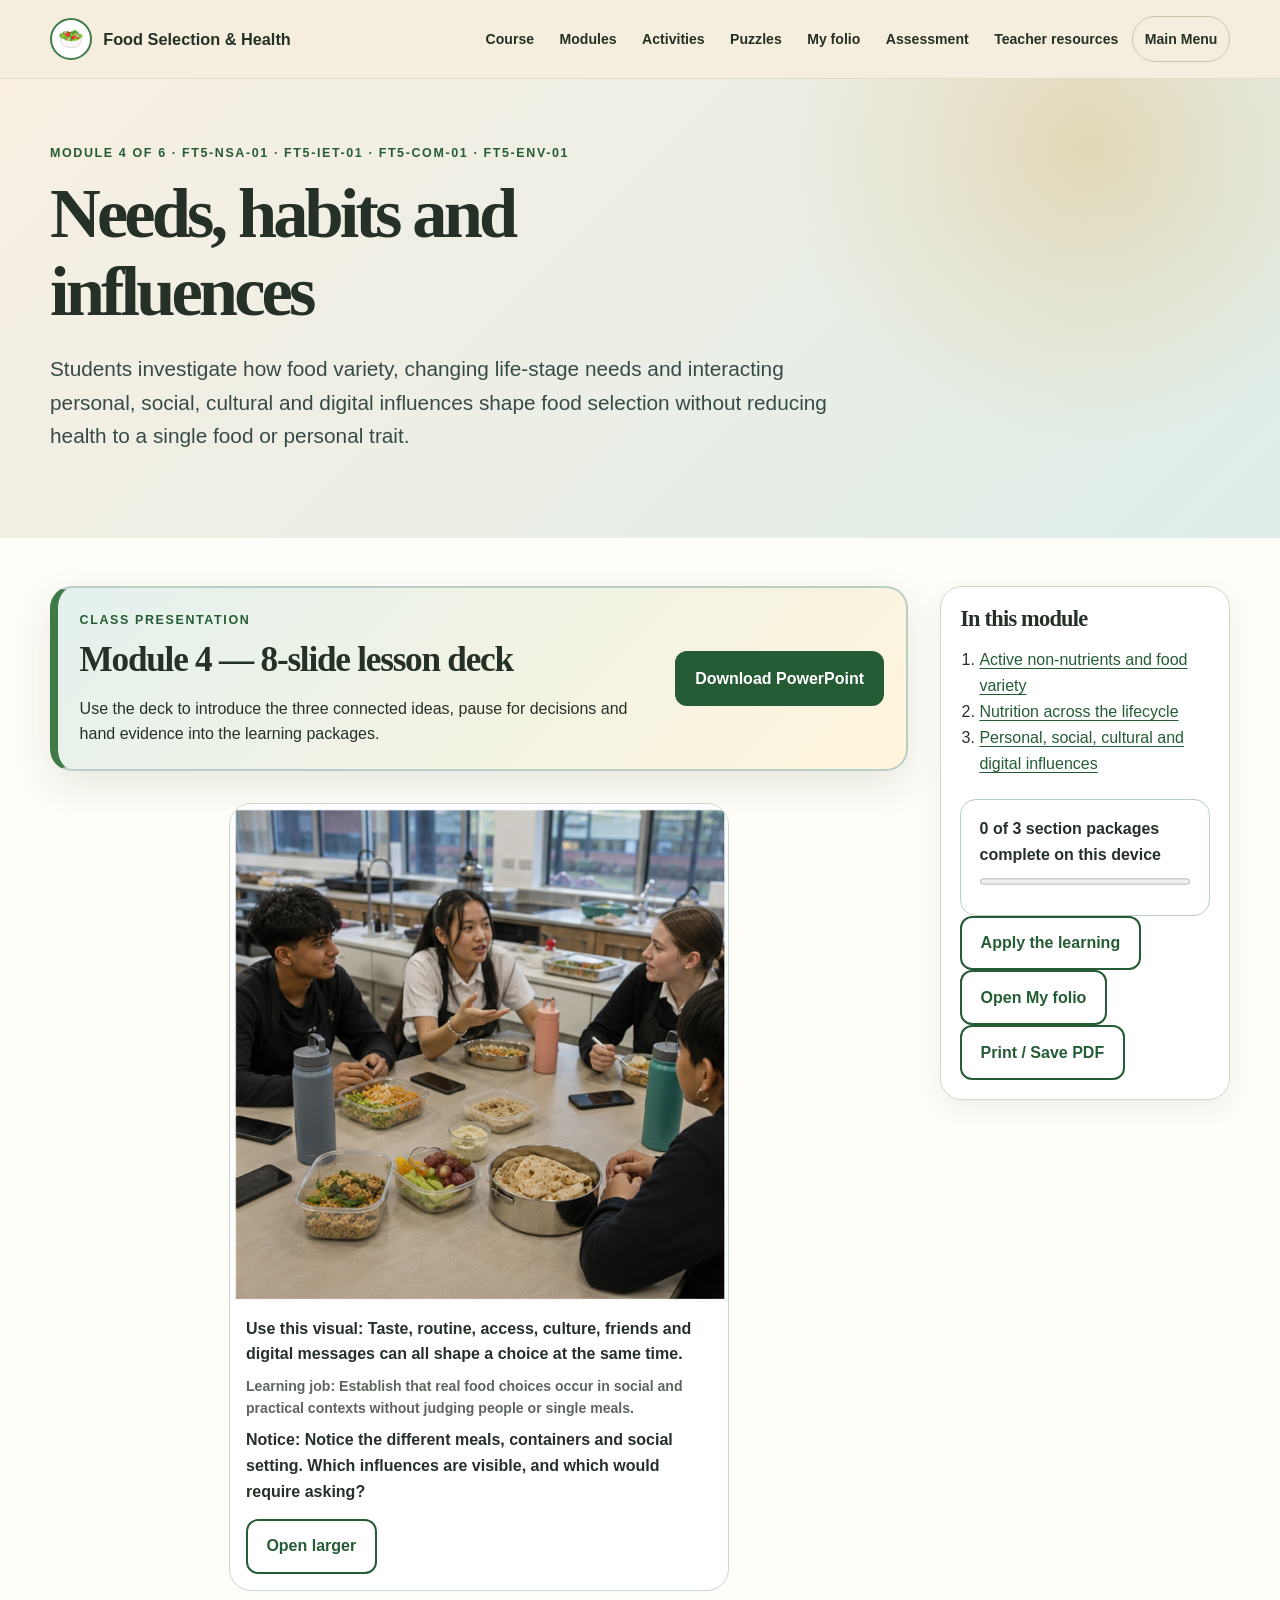
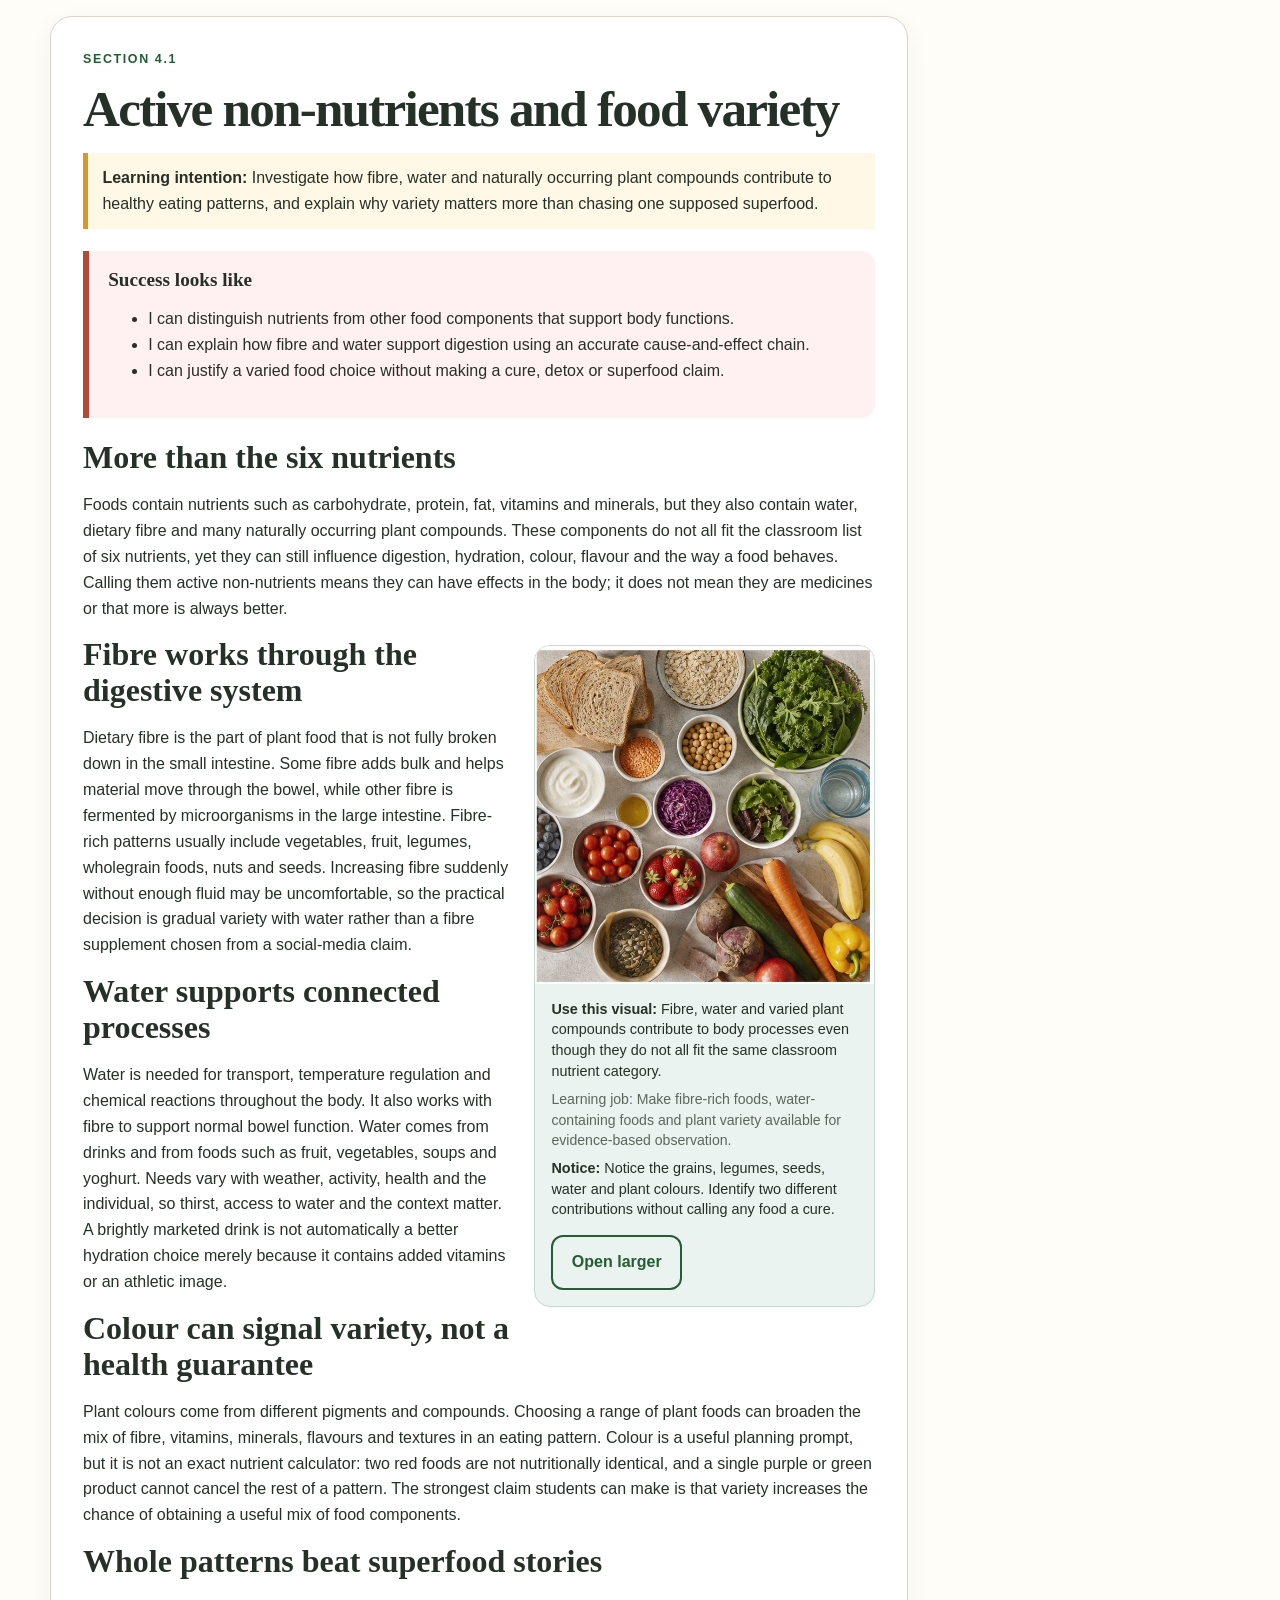
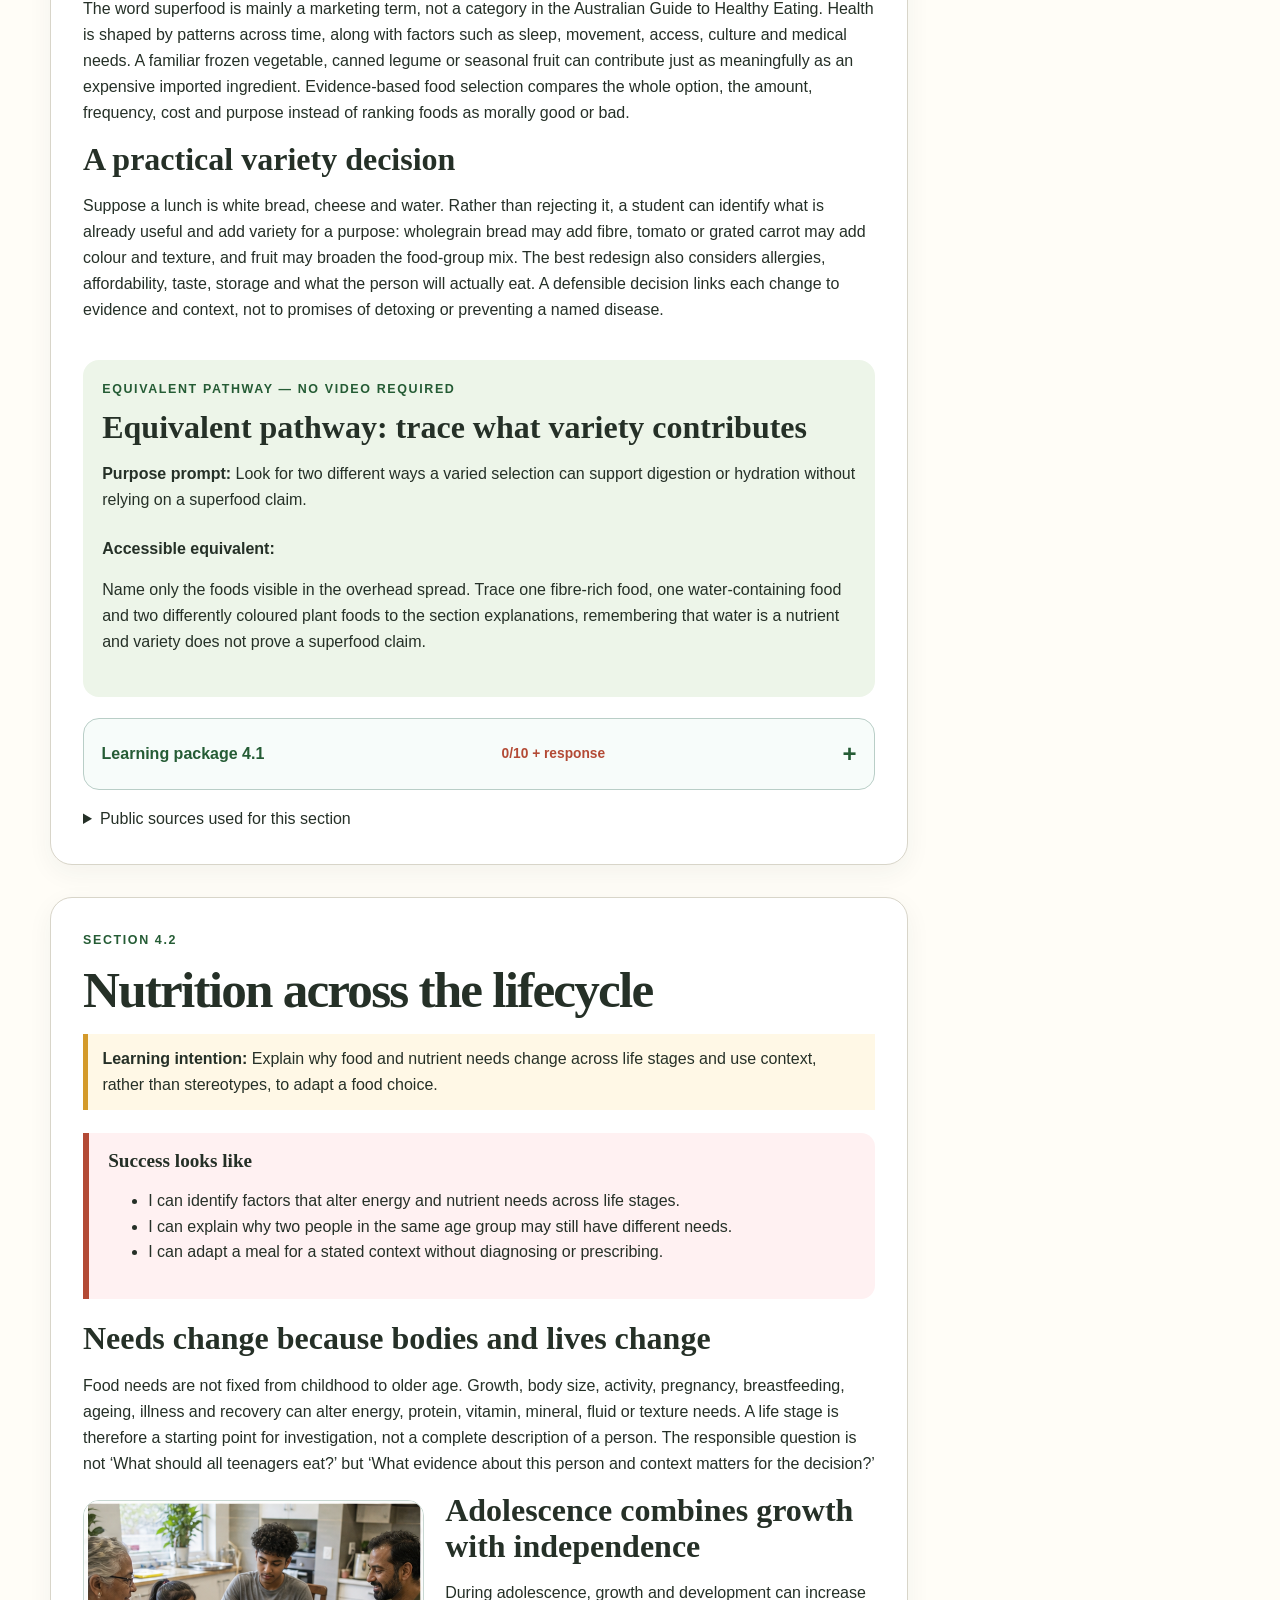
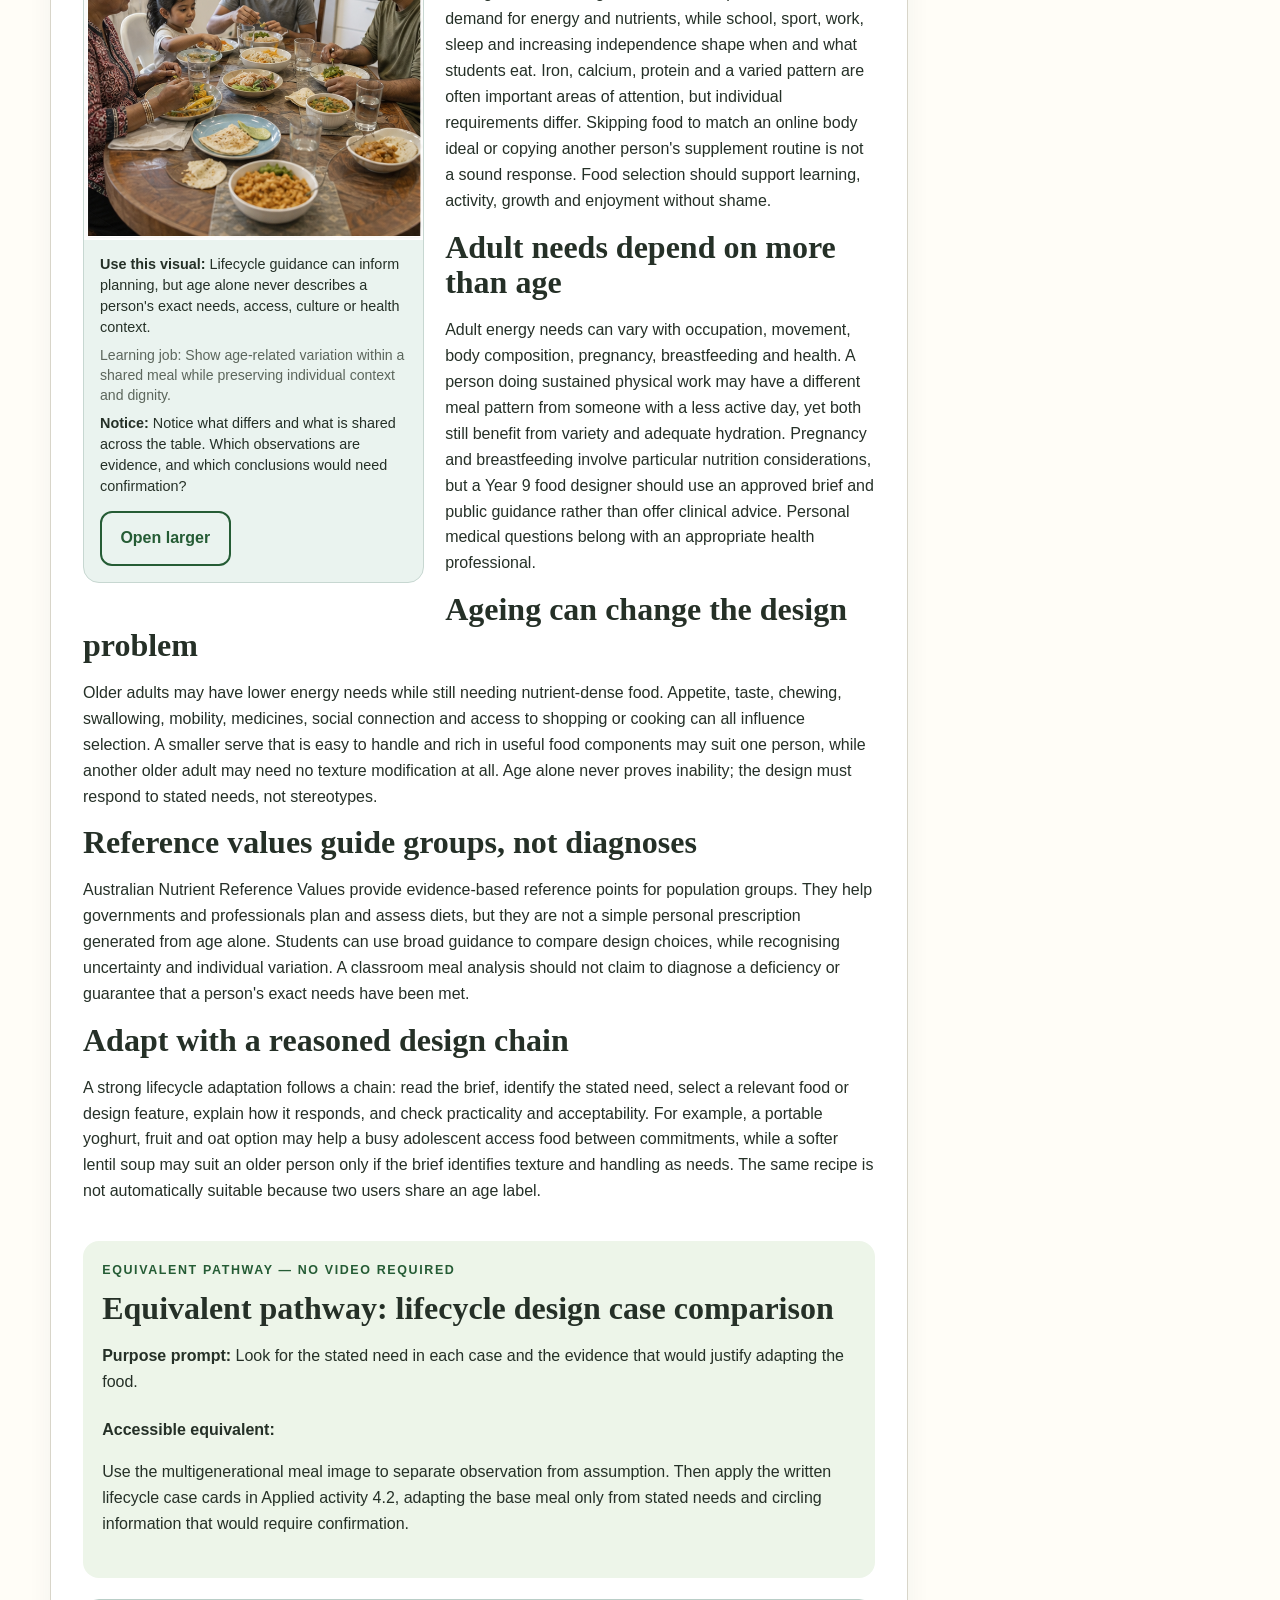
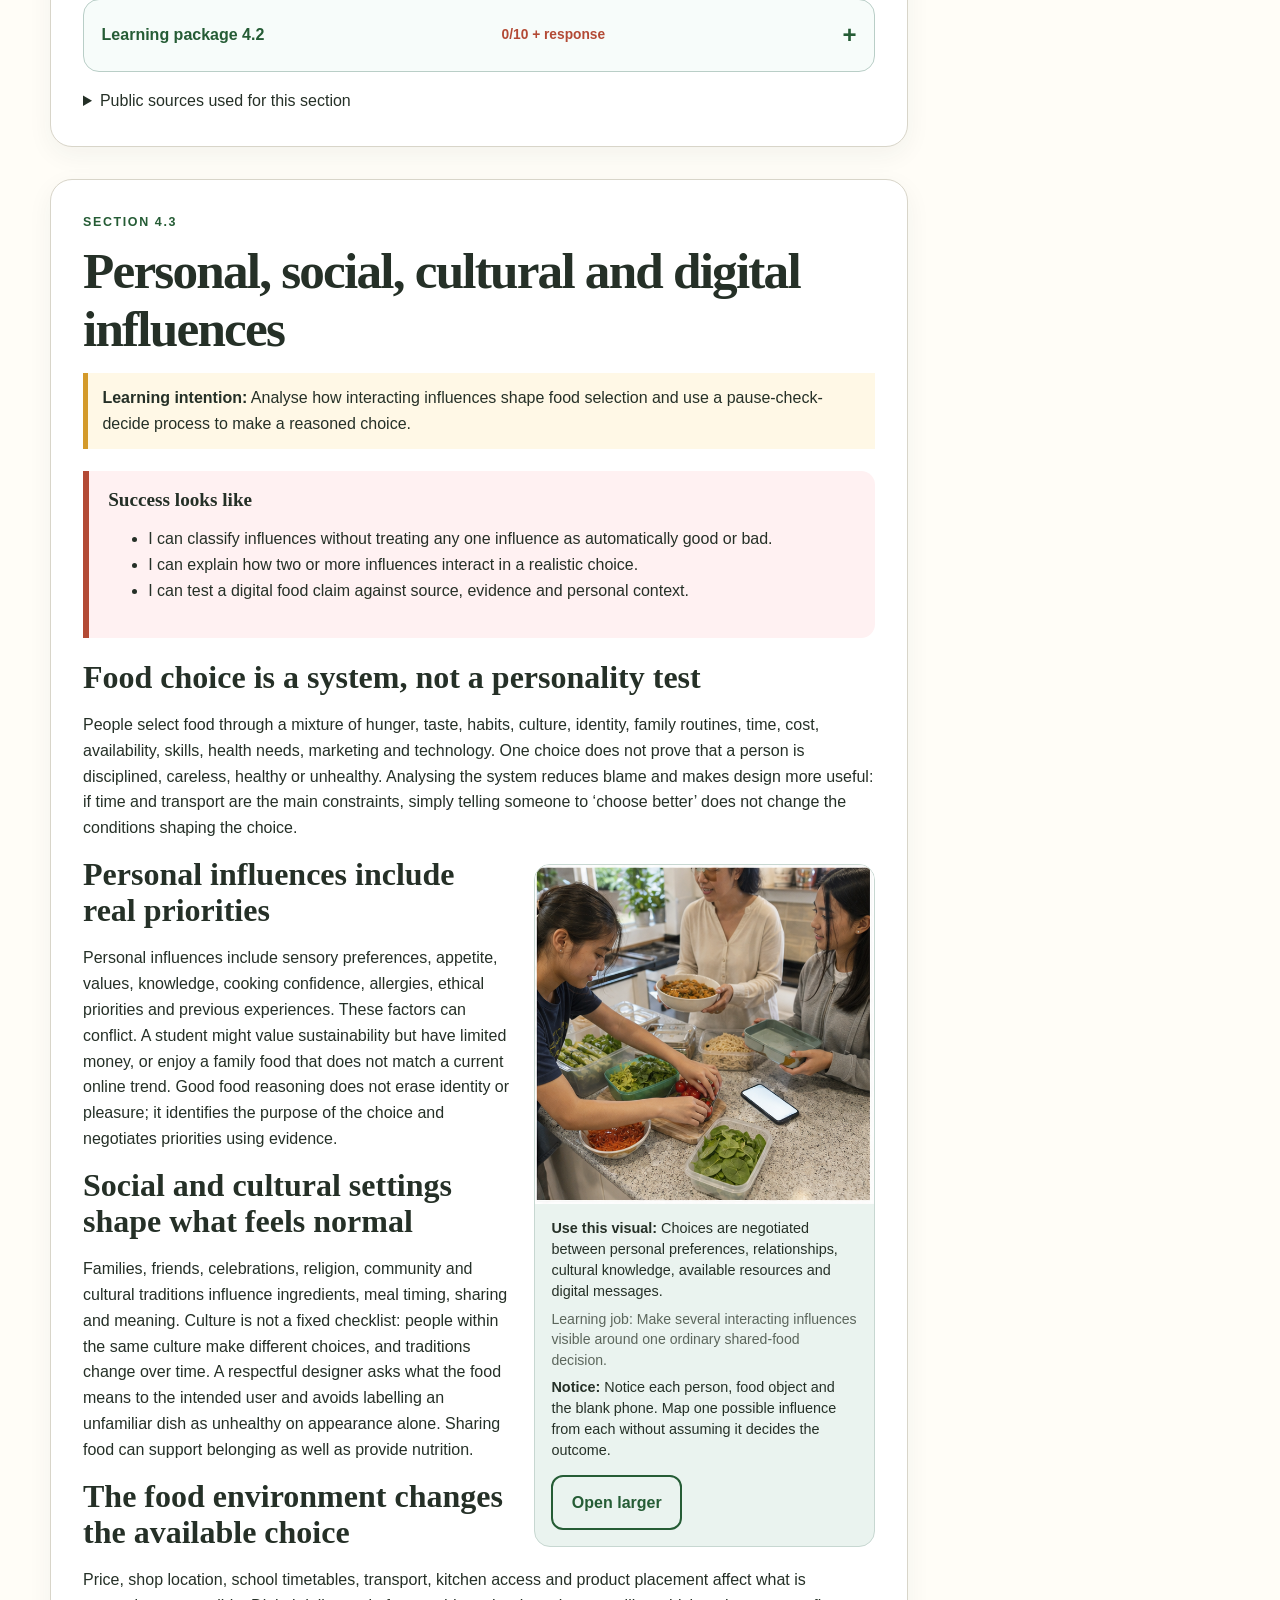
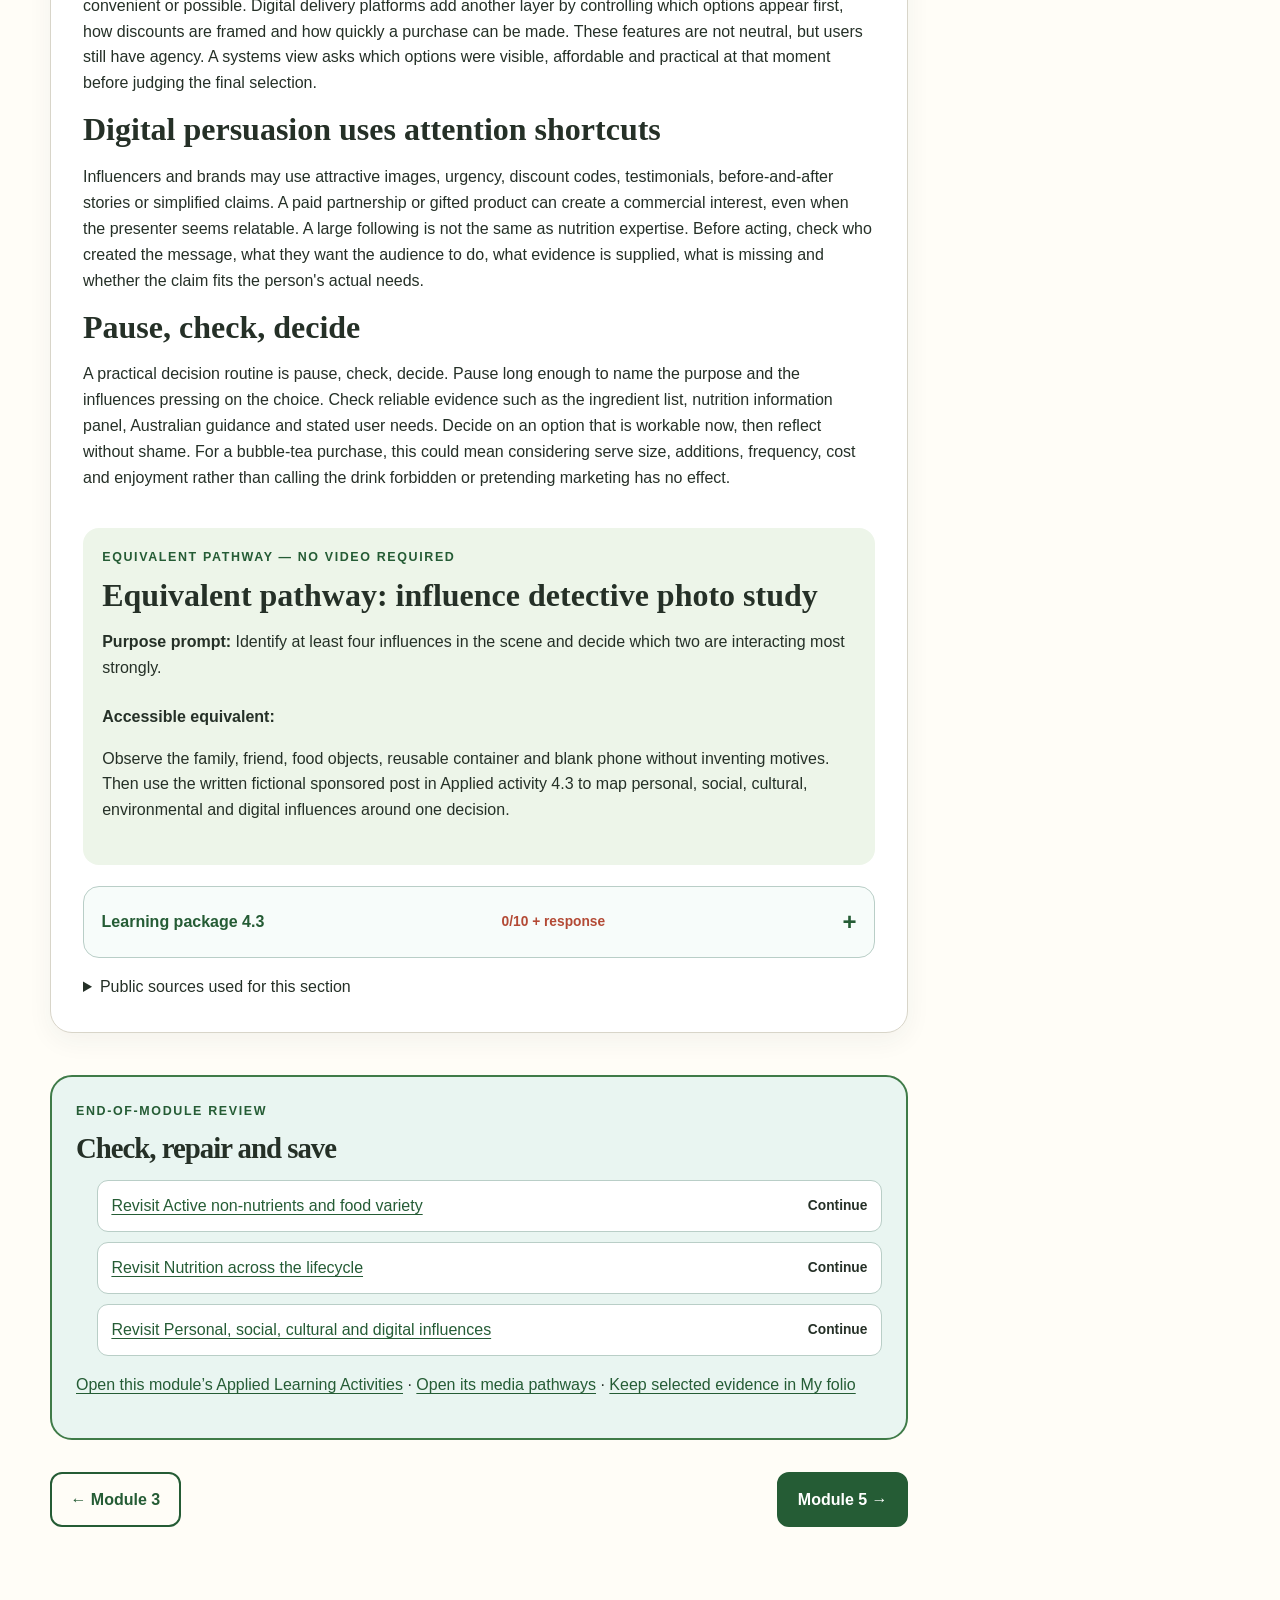
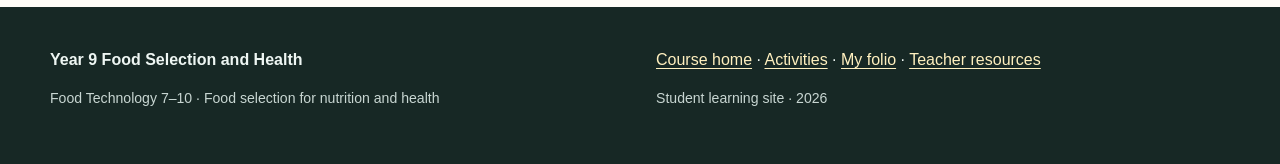
<file: modules/module-04.html>
<!doctype html>
<html lang="en-AU"><head><meta charset="utf-8"><meta name="viewport" content="width=device-width, initial-scale=1"><meta name="description" content="Module 4, Needs, habits and influences, in Year 9 Food Selection and Health."><title>Module 4: Needs, habits and influences | Food Selection and Health</title><link rel="stylesheet" href="../assets/styles.css"></head>
<body><a class="skip-link" href="#main">Skip to course content</a>
  <header class="site-header"><div class="nav-wrap">
    <a class="brand" href="../index.html"><span class="brand-mark" aria-hidden="true">🥗</span><span>Food Selection &amp; Health</span></a>
    <button class="nav-toggle" aria-expanded="false" aria-controls="site-nav">Menu</button>
    <nav class="site-nav" id="site-nav" aria-label="Main navigation">
      <a href="../index.html">Course</a>
      <a href="../index.html#modules">Modules</a>
      <a href="../activities.html">Activities</a>
      <a href="../puzzles.html">Puzzles</a>
      <a href="../folio.html">My folio</a>
      <a href="../assessment.html">Assessment</a>
      <a href="../teacher-resources.html">Teacher resources</a>
      <a href="https://stevencowell.github.io/Main-Page/">Main Menu</a>
    </nav>
  </div></header><main id="main"><section class="page-hero module-hero"><div class="wrap"><p class="eyebrow">Module 4 of 6 · FT5-NSA-01 · FT5-IET-01 · FT5-COM-01 · FT5-ENV-01</p><h1>Needs, habits and influences</h1><p class="lede">Students investigate how food variety, changing life-stage needs and interacting personal, social, cultural and digital influences shape food selection without reducing health to a single food or personal trait.</p></div></section><div class="wrap module-layout"><article class="module-article"><section class="module-presentation" id="m04-presentation" data-module-presentation><div><p class="eyebrow">Class presentation</p><h2>Module 4 — 8-slide lesson deck</h2><p>Use the deck to introduce the three connected ideas, pause for decisions and hand evidence into the learning packages.</p></div><a class="button presentation-download" id="m04-presentation-download" href="../resources/presentations/Food-Selection-Health-Module-04-Needs-habits-and-influences.pptx" data-module-presentation-download download>Download PowerPoint</a></section><figure class="module-context-visual" id="m04-context-visual"><img class="visual-crop-image" src="../assets/visual-m04-q1.png" alt="A culturally diverse group of Year 9 students share different home-style lunches and refillable water bottles at a school food-classroom table, with phones face-down." loading="lazy" decoding="async"><figcaption><strong>Use this visual:</strong> Taste, routine, access, culture, friends and digital messages can all shape a choice at the same time. <span class="fine">Learning job: Establish that real food choices occur in social and practical contexts without judging people or single meals.</span><span class="visual-notice"><strong>Notice:</strong> Notice the different meals, containers and social setting. Which influences are visible, and which would require asking?</span></figcaption><div class="visual-actions"><a class="button secondary visual-open" href="../assets/visual-m04-board.png" data-visual-open data-visual-alt="Full four-scene learning storyboard for Module 4, containing the module context and its three section visuals." data-visual-caption="Open the unchanged full-resolution Module 4 storyboard. Use the adjacent caption and Notice prompt for the relevant scene." aria-haspopup="dialog" aria-label="Open the full Module 4 storyboard in a larger view">Open larger</a></div></figure><section class="module-section" id="m04-s1" data-section-container>
    <div class="section-theory" id="m04-s1-theory"><p class="eyebrow">Section 4.1</p><h2>Active non-nutrients and food variety</h2><p class="section-purpose"><strong>Learning intention:</strong> Investigate how fibre, water and naturally occurring plant compounds contribute to healthy eating patterns, and explain why variety matters more than chasing one supposed superfood.</p><div class="concept-callout"><h3>Success looks like</h3><ul><li>I can distinguish nutrients from other food components that support body functions.</li><li>I can explain how fibre and water support digestion using an accurate cause-and-effect chain.</li><li>I can justify a varied food choice without making a cure, detox or superfood claim.</li></ul></div><h3 id="m04-s1-help-1">More than the six nutrients</h3><p>Foods contain nutrients such as carbohydrate, protein, fat, vitamins and minerals, but they also contain water, dietary fibre and many naturally occurring plant compounds. These components do not all fit the classroom list of six nutrients, yet they can still influence digestion, hydration, colour, flavour and the way a food behaves. Calling them active non-nutrients means they can have effects in the body; it does not mean they are medicines or that more is always better.</p><figure class="section-visual theory-wrap-visual theory-wrap-right" id="m04-s1-visual"><img class="visual-crop-image" src="../assets/visual-m04-q2.png" alt="Overhead spread of wholegrain bread, oats, legumes, seeds, yoghurt, water and many differently coloured vegetables and fruits." loading="lazy" decoding="async"><figcaption><strong>Use this visual:</strong> Fibre, water and varied plant compounds contribute to body processes even though they do not all fit the same classroom nutrient category. <span class="fine">Learning job: Make fibre-rich foods, water-containing foods and plant variety available for evidence-based observation.</span><span class="visual-notice"><strong>Notice:</strong> Notice the grains, legumes, seeds, water and plant colours. Identify two different contributions without calling any food a cure.</span></figcaption><div class="visual-actions"><a class="button secondary visual-open" href="../assets/visual-m04-board.png" data-visual-open data-visual-alt="Full four-scene learning storyboard for Module 4, containing the module context and its three section visuals." data-visual-caption="Open the unchanged full-resolution Module 4 storyboard. Use the adjacent caption and Notice prompt for the relevant scene." aria-haspopup="dialog" aria-label="Open the full Module 4 storyboard in a larger view">Open larger</a></div></figure><h3 id="m04-s1-help-2">Fibre works through the digestive system</h3><p>Dietary fibre is the part of plant food that is not fully broken down in the small intestine. Some fibre adds bulk and helps material move through the bowel, while other fibre is fermented by microorganisms in the large intestine. Fibre-rich patterns usually include vegetables, fruit, legumes, wholegrain foods, nuts and seeds. Increasing fibre suddenly without enough fluid may be uncomfortable, so the practical decision is gradual variety with water rather than a fibre supplement chosen from a social-media claim.</p><h3 id="m04-s1-help-3">Water supports connected processes</h3><p>Water is needed for transport, temperature regulation and chemical reactions throughout the body. It also works with fibre to support normal bowel function. Water comes from drinks and from foods such as fruit, vegetables, soups and yoghurt. Needs vary with weather, activity, health and the individual, so thirst, access to water and the context matter. A brightly marketed drink is not automatically a better hydration choice merely because it contains added vitamins or an athletic image.</p><h3 id="m04-s1-help-4">Colour can signal variety, not a health guarantee</h3><p>Plant colours come from different pigments and compounds. Choosing a range of plant foods can broaden the mix of fibre, vitamins, minerals, flavours and textures in an eating pattern. Colour is a useful planning prompt, but it is not an exact nutrient calculator: two red foods are not nutritionally identical, and a single purple or green product cannot cancel the rest of a pattern. The strongest claim students can make is that variety increases the chance of obtaining a useful mix of food components.</p><h3 id="m04-s1-help-5">Whole patterns beat superfood stories</h3><p>The word superfood is mainly a marketing term, not a category in the Australian Guide to Healthy Eating. Health is shaped by patterns across time, along with factors such as sleep, movement, access, culture and medical needs. A familiar frozen vegetable, canned legume or seasonal fruit can contribute just as meaningfully as an expensive imported ingredient. Evidence-based food selection compares the whole option, the amount, frequency, cost and purpose instead of ranking foods as morally good or bad.</p><h3 id="m04-s1-help-6">A practical variety decision</h3><p>Suppose a lunch is white bread, cheese and water. Rather than rejecting it, a student can identify what is already useful and add variety for a purpose: wholegrain bread may add fibre, tomato or grated carrot may add colour and texture, and fruit may broaden the food-group mix. The best redesign also considers allergies, affordability, taste, storage and what the person will actually eat. A defensible decision links each change to evidence and context, not to promises of detoxing or preventing a named disease.</p></div>
    
    <section class="section-pathway" id="m04-s1-media" aria-labelledby="m04-s1-pathway"><p class="eyebrow">Equivalent pathway — no video required</p><h3 id="m04-s1-pathway">Equivalent pathway: trace what variety contributes</h3><p><strong>Purpose prompt:</strong> Look for two different ways a varied selection can support digestion or hydration without relying on a superfood claim.</p><div class="equivalent-path"><strong>Accessible equivalent:</strong><p>Name only the foods visible in the overhead spread. Trace one fibre-rich food, one water-containing food and two differently coloured plant foods to the section explanations, remembering that water is a nutrient and variety does not prove a superfood claim.</p></div></section>
    <span id="m04-s1-learning-end" hidden></span><details class="learning-package" id="m04-s1-package" data-learning-package data-section-id="m04-s1"><summary id="m04-s1-package-summary"><span>Learning package 4.1</span><span class="package-progress" data-package-progress>0/10 + response</span></summary><div class="learning-package-body"><p>Use each explanation to repair your thinking as you go. All work saves only in this browser on this device.</p><h3>Knowledge checks</h3><fieldset class="knowledge-question" id="m04-s01-q01"><legend>1. Which statement best describes an active non-nutrient in this lesson?</legend><div class="option-list"><label for="m04-s01-q01-o1"><input id="m04-s01-q01-o1" type="radio" name="m04-s01-q01" value="m04-s01-q01-o1"><span>A food component that can affect body processes but is not one of the six nutrient groups</span></label><label for="m04-s01-q01-o2"><input id="m04-s01-q01-o2" type="radio" name="m04-s01-q01" value="m04-s01-q01-o2"><span>A substance that has no effect in the body</span></label><label for="m04-s01-q01-o3"><input id="m04-s01-q01-o3" type="radio" name="m04-s01-q01" value="m04-s01-q01-o3"><span>A medicine added to every healthy food</span></label><label for="m04-s01-q01-o4"><input id="m04-s01-q01-o4" type="radio" name="m04-s01-q01" value="m04-s01-q01-o4"><span>A nutrient that always supplies a large amount of energy</span></label></div><p class="question-feedback" data-feedback-for="m04-s01-q01" hidden aria-live="polite"></p><a class="help-link" href="#m04-s1-help-1">Review the linked theory help</a></fieldset><fieldset class="knowledge-question" id="m04-s01-q02"><legend>2. Why can fibre support normal bowel function?</legend><div class="option-list"><label for="m04-s01-q02-o1"><input id="m04-s01-q02-o1" type="radio" name="m04-s01-q02" value="m04-s01-q02-o1"><span>It dissolves every food before digestion begins</span></label><label for="m04-s01-q02-o2"><input id="m04-s01-q02-o2" type="radio" name="m04-s01-q02" value="m04-s01-q02-o2"><span>It can add bulk or be fermented after resisting full digestion in the small intestine</span></label><label for="m04-s01-q02-o3"><input id="m04-s01-q02-o3" type="radio" name="m04-s01-q02" value="m04-s01-q02-o3"><span>It replaces the body's need for water</span></label><label for="m04-s01-q02-o4"><input id="m04-s01-q02-o4" type="radio" name="m04-s01-q02" value="m04-s01-q02-o4"><span>It turns directly into vitamins</span></label></div><p class="question-feedback" data-feedback-for="m04-s01-q02" hidden aria-live="polite"></p><a class="help-link" href="#m04-s1-help-2">Review the linked theory help</a></fieldset><fieldset class="knowledge-question" id="m04-s01-q03"><legend>3. A student wants to increase fibre. Which decision is most defensible?</legend><div class="option-list"><label for="m04-s01-q03-o1"><input id="m04-s01-q03-o1" type="radio" name="m04-s01-q03" value="m04-s01-q03-o1"><span>Add several varied fibre-rich foods gradually and drink water</span></label><label for="m04-s01-q03-o2"><input id="m04-s01-q03-o2" type="radio" name="m04-s01-q03" value="m04-s01-q03-o2"><span>Buy the highest-dose supplement advertised by an influencer</span></label><label for="m04-s01-q03-o3"><input id="m04-s01-q03-o3" type="radio" name="m04-s01-q03" value="m04-s01-q03-o3"><span>Eat only bran cereal for every meal</span></label><label for="m04-s01-q03-o4"><input id="m04-s01-q03-o4" type="radio" name="m04-s01-q03" value="m04-s01-q03-o4"><span>Avoid fruit because it contains natural sugar</span></label></div><p class="question-feedback" data-feedback-for="m04-s01-q03" hidden aria-live="polite"></p><a class="help-link" href="#m04-s1-help-3">Review the linked theory help</a></fieldset><fieldset class="knowledge-question" id="m04-s01-q04"><legend>4. Which claim about food colour is best supported?</legend><div class="option-list"><label for="m04-s01-q04-o1"><input id="m04-s01-q04-o1" type="radio" name="m04-s01-q04" value="m04-s01-q04-o1"><span>Every red food has the same nutrients</span></label><label for="m04-s01-q04-o2"><input id="m04-s01-q04-o2" type="radio" name="m04-s01-q04" value="m04-s01-q04-o2"><span>Green foods prevent all illness</span></label><label for="m04-s01-q04-o3"><input id="m04-s01-q04-o3" type="radio" name="m04-s01-q04" value="m04-s01-q04-o3"><span>A range of plant colours can help broaden the mix of food components</span></label><label for="m04-s01-q04-o4"><input id="m04-s01-q04-o4" type="radio" name="m04-s01-q04" value="m04-s01-q04-o4"><span>Colour is an exact measure of vitamin content</span></label></div><p class="question-feedback" data-feedback-for="m04-s01-q04" hidden aria-live="polite"></p><a class="help-link" href="#m04-s1-help-4">Review the linked theory help</a></fieldset><fieldset class="knowledge-question" id="m04-s01-q05"><legend>5. Why is superfood a weak scientific category?</legend><div class="option-list"><label for="m04-s01-q05-o1"><input id="m04-s01-q05-o1" type="radio" name="m04-s01-q05" value="m04-s01-q05-o1"><span>It is mainly a marketing term and can exaggerate one food's role</span></label><label for="m04-s01-q05-o2"><input id="m04-s01-q05-o2" type="radio" name="m04-s01-q05" value="m04-s01-q05-o2"><span>It only applies to vegetables grown in Australia</span></label><label for="m04-s01-q05-o3"><input id="m04-s01-q05-o3" type="radio" name="m04-s01-q05" value="m04-s01-q05-o3"><span>It means a food contains no kilojoules</span></label><label for="m04-s01-q05-o4"><input id="m04-s01-q05-o4" type="radio" name="m04-s01-q05" value="m04-s01-q05-o4"><span>It is an official Australian Guide to Healthy Eating food group</span></label></div><p class="question-feedback" data-feedback-for="m04-s01-q05" hidden aria-live="polite"></p><a class="help-link" href="#m04-s1-help-5">Review the linked theory help</a></fieldset><fieldset class="knowledge-question" id="m04-s01-q06"><legend>6. Which is the best reason to add tomato and carrot to a familiar sandwich?</legend><div class="option-list"><label for="m04-s01-q06-o1"><input id="m04-s01-q06-o1" type="radio" name="m04-s01-q06" value="m04-s01-q06-o1"><span>They detox the body immediately</span></label><label for="m04-s01-q06-o2"><input id="m04-s01-q06-o2" type="radio" name="m04-s01-q06" value="m04-s01-q06-o2"><span>They add variety, texture and a broader mix of food components</span></label><label for="m04-s01-q06-o3"><input id="m04-s01-q06-o3" type="radio" name="m04-s01-q06" value="m04-s01-q06-o3"><span>They make storage temperature unimportant</span></label><label for="m04-s01-q06-o4"><input id="m04-s01-q06-o4" type="radio" name="m04-s01-q06" value="m04-s01-q06-o4"><span>They guarantee the eater will never become unwell</span></label></div><p class="question-feedback" data-feedback-for="m04-s01-q06" hidden aria-live="polite"></p><a class="help-link" href="#m04-s1-help-6">Review the linked theory help</a></fieldset><fieldset class="knowledge-question" id="m04-s01-q07"><legend>7. Which food-selection factor makes a variety plan more realistic?</legend><div class="option-list"><label for="m04-s01-q07-o1"><input id="m04-s01-q07-o1" type="radio" name="m04-s01-q07" value="m04-s01-q07-o1"><span>Whether the person likes and can access the foods</span></label><label for="m04-s01-q07-o2"><input id="m04-s01-q07-o2" type="radio" name="m04-s01-q07" value="m04-s01-q07-o2"><span>Whether the food is the newest trend</span></label><label for="m04-s01-q07-o3"><input id="m04-s01-q07-o3" type="radio" name="m04-s01-q07" value="m04-s01-q07-o3"><span>Whether every ingredient is expensive</span></label><label for="m04-s01-q07-o4"><input id="m04-s01-q07-o4" type="radio" name="m04-s01-q07" value="m04-s01-q07-o4"><span>Whether the package uses the word natural</span></label></div><p class="question-feedback" data-feedback-for="m04-s01-q07" hidden aria-live="polite"></p><a class="help-link" href="#m04-s1-help-1">Review the linked theory help</a></fieldset><fieldset class="knowledge-question" id="m04-s01-q08"><legend>8. What is the most accurate relationship between fibre and water?</legend><div class="option-list"><label for="m04-s01-q08-o1"><input id="m04-s01-q08-o1" type="radio" name="m04-s01-q08" value="m04-s01-q08-o1"><span>Fibre makes water unnecessary</span></label><label for="m04-s01-q08-o2"><input id="m04-s01-q08-o2" type="radio" name="m04-s01-q08" value="m04-s01-q08-o2"><span>Water turns fibre into protein</span></label><label for="m04-s01-q08-o3"><input id="m04-s01-q08-o3" type="radio" name="m04-s01-q08" value="m04-s01-q08-o3"><span>Both can support normal digestive function and should be considered together</span></label><label for="m04-s01-q08-o4"><input id="m04-s01-q08-o4" type="radio" name="m04-s01-q08" value="m04-s01-q08-o4"><span>They are identical substances</span></label></div><p class="question-feedback" data-feedback-for="m04-s01-q08" hidden aria-live="polite"></p><a class="help-link" href="#m04-s1-help-2">Review the linked theory help</a></fieldset><fieldset class="knowledge-question" id="m04-s01-q09"><legend>9. Which comparison uses the strongest evidence?</legend><div class="option-list"><label for="m04-s01-q09-o1"><input id="m04-s01-q09-o1" type="radio" name="m04-s01-q09" value="m04-s01-q09-o1"><span>This berry is magical because it is purple</span></label><label for="m04-s01-q09-o2"><input id="m04-s01-q09-o2" type="radio" name="m04-s01-q09" value="m04-s01-q09-o2"><span>This option adds legumes and vegetables, increasing variety and likely fibre</span></label><label for="m04-s01-q09-o3"><input id="m04-s01-q09-o3" type="radio" name="m04-s01-q09" value="m04-s01-q09-o3"><span>This imported product must be healthier because it costs more</span></label><label for="m04-s01-q09-o4"><input id="m04-s01-q09-o4" type="radio" name="m04-s01-q09" value="m04-s01-q09-o4"><span>This drink has a sports image, so it hydrates everyone better</span></label></div><p class="question-feedback" data-feedback-for="m04-s01-q09" hidden aria-live="polite"></p><a class="help-link" href="#m04-s1-help-3">Review the linked theory help</a></fieldset><fieldset class="knowledge-question" id="m04-s01-q10"><legend>10. Which conclusion best captures the section?</legend><div class="option-list"><label for="m04-s01-q10-o1"><input id="m04-s01-q10-o1" type="radio" name="m04-s01-q10" value="m04-s01-q10-o1"><span>One perfect food can meet every need</span></label><label for="m04-s01-q10-o2"><input id="m04-s01-q10-o2" type="radio" name="m04-s01-q10" value="m04-s01-q10-o2"><span>Only fresh foods can contribute to variety</span></label><label for="m04-s01-q10-o3"><input id="m04-s01-q10-o3" type="radio" name="m04-s01-q10" value="m04-s01-q10-o3"><span>Food variety should ignore cost and culture</span></label><label for="m04-s01-q10-o4"><input id="m04-s01-q10-o4" type="radio" name="m04-s01-q10" value="m04-s01-q10-o4"><span>A varied pattern across time is more useful than ranking single foods as good or bad</span></label></div><p class="question-feedback" data-feedback-for="m04-s01-q10" hidden aria-live="polite"></p><a class="help-link" href="#m04-s1-help-4">Review the linked theory help</a></fieldset><section class="long-response"><h3>Long response</h3><label for="m04-s1-response">Evaluate a familiar lunch and justify two realistic changes that would broaden its useful food variety without using superfood, detox or cure claims.</label><textarea id="m04-s1-response" data-long-response rows="10" placeholder="Build a clear claim, use section evidence and explain your reasoning."></textarea><div class="response-support"><div><h4>Response scaffold</h4><ul><li>Describe the lunch neutrally and identify what it already contributes.</li><li>Identify one fibre, water or plant-variety gap supported by the section.</li><li>Propose two changes that suit the person's taste, access, cost and storage context.</li><li>Explain the mechanism or contribution expected from each change.</li><li>State one limit to your conclusion so the response does not overclaim.</li></ul></div><div><h4>Quality criteria</h4><ul><li>Uses accurate fibre, water and variety concepts</li><li>Links each redesign decision to evidence and context</li><li>Avoids moral labels and unsupported health promises</li><li>Explains both benefits and limits</li></ul></div></div><p class="folio-brief"><strong>Folio handoff:</strong> Save the before-and-after lunch comparison and its two evidence statements as formative learning evidence under Folio &gt; Food-choice reasoning. <a href="../folio.html">Open My folio</a>.</p></section><div class="package-save-row"><p id="m04-s1-save-status" data-save-status aria-live="polite">0/10 checks saved · long response still needs detail</p><a id="m04-s1-resume" href="#m04-s01-q01">Resume this package</a><button class="text-button" type="button" data-reset-package>Clear this section</button></div></div></details>
    <details class="source-links"><summary>Public sources used for this section</summary><ul class="source-list"><li><a href="https://www.eatforhealth.gov.au/guidelines/australian-guide-healthy-eating" target="_blank" rel="noreferrer">https://www.eatforhealth.gov.au/guidelines/australian-guide-healthy-eating</a></li><li><a href="https://www.eatforhealth.gov.au/" target="_blank" rel="noreferrer">https://www.eatforhealth.gov.au/</a></li><li><a href="https://www.foodstandards.gov.au/consumer/labelling/panels" target="_blank" rel="noreferrer">https://www.foodstandards.gov.au/consumer/labelling/panels</a></li></ul></details>
  </section><section class="module-section" id="m04-s2" data-section-container>
    <div class="section-theory" id="m04-s2-theory"><p class="eyebrow">Section 4.2</p><h2>Nutrition across the lifecycle</h2><p class="section-purpose"><strong>Learning intention:</strong> Explain why food and nutrient needs change across life stages and use context, rather than stereotypes, to adapt a food choice.</p><div class="concept-callout"><h3>Success looks like</h3><ul><li>I can identify factors that alter energy and nutrient needs across life stages.</li><li>I can explain why two people in the same age group may still have different needs.</li><li>I can adapt a meal for a stated context without diagnosing or prescribing.</li></ul></div><h3 id="m04-s2-help-1">Needs change because bodies and lives change</h3><p>Food needs are not fixed from childhood to older age. Growth, body size, activity, pregnancy, breastfeeding, ageing, illness and recovery can alter energy, protein, vitamin, mineral, fluid or texture needs. A life stage is therefore a starting point for investigation, not a complete description of a person. The responsible question is not ‘What should all teenagers eat?’ but ‘What evidence about this person and context matters for the decision?’</p><figure class="section-visual theory-wrap-visual theory-wrap-left" id="m04-s2-visual"><img class="visual-crop-image" src="../assets/visual-m04-q3.png" alt="A child, teenager, adult and older adult share a varied multigenerational family meal with naturally different foods and portions." loading="lazy" decoding="async"><figcaption><strong>Use this visual:</strong> Lifecycle guidance can inform planning, but age alone never describes a person's exact needs, access, culture or health context. <span class="fine">Learning job: Show age-related variation within a shared meal while preserving individual context and dignity.</span><span class="visual-notice"><strong>Notice:</strong> Notice what differs and what is shared across the table. Which observations are evidence, and which conclusions would need confirmation?</span></figcaption><div class="visual-actions"><a class="button secondary visual-open" href="../assets/visual-m04-board.png" data-visual-open data-visual-alt="Full four-scene learning storyboard for Module 4, containing the module context and its three section visuals." data-visual-caption="Open the unchanged full-resolution Module 4 storyboard. Use the adjacent caption and Notice prompt for the relevant scene." aria-haspopup="dialog" aria-label="Open the full Module 4 storyboard in a larger view">Open larger</a></div></figure><h3 id="m04-s2-help-2">Adolescence combines growth with independence</h3><p>During adolescence, growth and development can increase demand for energy and nutrients, while school, sport, work, sleep and increasing independence shape when and what students eat. Iron, calcium, protein and a varied pattern are often important areas of attention, but individual requirements differ. Skipping food to match an online body ideal or copying another person's supplement routine is not a sound response. Food selection should support learning, activity, growth and enjoyment without shame.</p><h3 id="m04-s2-help-3">Adult needs depend on more than age</h3><p>Adult energy needs can vary with occupation, movement, body composition, pregnancy, breastfeeding and health. A person doing sustained physical work may have a different meal pattern from someone with a less active day, yet both still benefit from variety and adequate hydration. Pregnancy and breastfeeding involve particular nutrition considerations, but a Year 9 food designer should use an approved brief and public guidance rather than offer clinical advice. Personal medical questions belong with an appropriate health professional.</p><h3 id="m04-s2-help-4">Ageing can change the design problem</h3><p>Older adults may have lower energy needs while still needing nutrient-dense food. Appetite, taste, chewing, swallowing, mobility, medicines, social connection and access to shopping or cooking can all influence selection. A smaller serve that is easy to handle and rich in useful food components may suit one person, while another older adult may need no texture modification at all. Age alone never proves inability; the design must respond to stated needs, not stereotypes.</p><h3 id="m04-s2-help-5">Reference values guide groups, not diagnoses</h3><p>Australian Nutrient Reference Values provide evidence-based reference points for population groups. They help governments and professionals plan and assess diets, but they are not a simple personal prescription generated from age alone. Students can use broad guidance to compare design choices, while recognising uncertainty and individual variation. A classroom meal analysis should not claim to diagnose a deficiency or guarantee that a person's exact needs have been met.</p><h3 id="m04-s2-help-6">Adapt with a reasoned design chain</h3><p>A strong lifecycle adaptation follows a chain: read the brief, identify the stated need, select a relevant food or design feature, explain how it responds, and check practicality and acceptability. For example, a portable yoghurt, fruit and oat option may help a busy adolescent access food between commitments, while a softer lentil soup may suit an older person only if the brief identifies texture and handling as needs. The same recipe is not automatically suitable because two users share an age label.</p></div>
    
    <section class="section-pathway" id="m04-s2-media" aria-labelledby="m04-s2-pathway"><p class="eyebrow">Equivalent pathway — no video required</p><h3 id="m04-s2-pathway">Equivalent pathway: lifecycle design case comparison</h3><p><strong>Purpose prompt:</strong> Look for the stated need in each case and the evidence that would justify adapting the food.</p><div class="equivalent-path"><strong>Accessible equivalent:</strong><p>Use the multigenerational meal image to separate observation from assumption. Then apply the written lifecycle case cards in Applied activity 4.2, adapting the base meal only from stated needs and circling information that would require confirmation.</p></div></section>
    <span id="m04-s2-learning-end" hidden></span><details class="learning-package" id="m04-s2-package" data-learning-package data-section-id="m04-s2"><summary id="m04-s2-package-summary"><span>Learning package 4.2</span><span class="package-progress" data-package-progress>0/10 + response</span></summary><div class="learning-package-body"><p>Use each explanation to repair your thinking as you go. All work saves only in this browser on this device.</p><h3>Knowledge checks</h3><fieldset class="knowledge-question" id="m04-s02-q01"><legend>1. Why is life stage only a starting point for food design?</legend><div class="option-list"><label for="m04-s02-q01-o1"><input id="m04-s02-q01-o1" type="radio" name="m04-s02-q01" value="m04-s02-q01-o1"><span>Everyone at one age has identical needs</span></label><label for="m04-s02-q01-o2"><input id="m04-s02-q01-o2" type="radio" name="m04-s02-q01" value="m04-s02-q01-o2"><span>Individual activity, health, access and preferences also affect needs</span></label><label for="m04-s02-q01-o3"><input id="m04-s02-q01-o3" type="radio" name="m04-s02-q01" value="m04-s02-q01-o3"><span>Age has no relationship to nutrition</span></label><label for="m04-s02-q01-o4"><input id="m04-s02-q01-o4" type="radio" name="m04-s02-q01" value="m04-s02-q01-o4"><span>Only the package label matters</span></label></div><p class="question-feedback" data-feedback-for="m04-s02-q01" hidden aria-live="polite"></p><a class="help-link" href="#m04-s2-help-1">Review the linked theory help</a></fieldset><fieldset class="knowledge-question" id="m04-s02-q02"><legend>2. Which factor can alter nutrition needs during adolescence?</legend><div class="option-list"><label for="m04-s02-q02-o1"><input id="m04-s02-q02-o1" type="radio" name="m04-s02-q02" value="m04-s02-q02-o1"><span>Growth and level of activity</span></label><label for="m04-s02-q02-o2"><input id="m04-s02-q02-o2" type="radio" name="m04-s02-q02" value="m04-s02-q02-o2"><span>The colour of a school bag</span></label><label for="m04-s02-q02-o3"><input id="m04-s02-q02-o3" type="radio" name="m04-s02-q02" value="m04-s02-q02-o3"><span>A food influencer's follower count</span></label><label for="m04-s02-q02-o4"><input id="m04-s02-q02-o4" type="radio" name="m04-s02-q02" value="m04-s02-q02-o4"><span>Whether a meal has an expensive name</span></label></div><p class="question-feedback" data-feedback-for="m04-s02-q02" hidden aria-live="polite"></p><a class="help-link" href="#m04-s2-help-2">Review the linked theory help</a></fieldset><fieldset class="knowledge-question" id="m04-s02-q03"><legend>3. Which statement about older adults is most accurate?</legend><div class="option-list"><label for="m04-s02-q03-o1"><input id="m04-s02-q03-o1" type="radio" name="m04-s02-q03" value="m04-s02-q03-o1"><span>All older adults need pureed food</span></label><label for="m04-s02-q03-o2"><input id="m04-s02-q03-o2" type="radio" name="m04-s02-q03" value="m04-s02-q03-o2"><span>Age proves a person cannot cook</span></label><label for="m04-s02-q03-o3"><input id="m04-s02-q03-o3" type="radio" name="m04-s02-q03" value="m04-s02-q03-o3"><span>Some may need nutrient-dense or easier-to-handle foods, but the brief must identify the need</span></label><label for="m04-s02-q03-o4"><input id="m04-s02-q03-o4" type="radio" name="m04-s02-q03" value="m04-s02-q03-o4"><span>Every older adult needs a larger energy intake than a growing adolescent</span></label></div><p class="question-feedback" data-feedback-for="m04-s02-q03" hidden aria-live="polite"></p><a class="help-link" href="#m04-s2-help-3">Review the linked theory help</a></fieldset><fieldset class="knowledge-question" id="m04-s02-q04"><legend>4. What is an appropriate classroom use of Nutrient Reference Values?</legend><div class="option-list"><label for="m04-s02-q04-o1"><input id="m04-s02-q04-o1" type="radio" name="m04-s02-q04" value="m04-s02-q04-o1"><span>Diagnose a classmate's deficiency</span></label><label for="m04-s02-q04-o2"><input id="m04-s02-q04-o2" type="radio" name="m04-s02-q04" value="m04-s02-q04-o2"><span>Guarantee an exact personal prescription</span></label><label for="m04-s02-q04-o3"><input id="m04-s02-q04-o3" type="radio" name="m04-s02-q04" value="m04-s02-q04-o3"><span>Support broad comparison and planning while recognising individual variation</span></label><label for="m04-s02-q04-o4"><input id="m04-s02-q04-o4" type="radio" name="m04-s02-q04" value="m04-s02-q04-o4"><span>Replace all professional health advice</span></label></div><p class="question-feedback" data-feedback-for="m04-s02-q04" hidden aria-live="polite"></p><a class="help-link" href="#m04-s2-help-4">Review the linked theory help</a></fieldset><fieldset class="knowledge-question" id="m04-s02-q05"><legend>5. A busy student needs a portable morning option. Which response best follows the design chain?</legend><div class="option-list"><label for="m04-s02-q05-o1"><input id="m04-s02-q05-o1" type="radio" name="m04-s02-q05" value="m04-s02-q05-o1"><span>Choose a practical varied option, explain how it fits the schedule and check storage</span></label><label for="m04-s02-q05-o2"><input id="m04-s02-q05-o2" type="radio" name="m04-s02-q05" value="m04-s02-q05-o2"><span>Prescribe an iron supplement</span></label><label for="m04-s02-q05-o3"><input id="m04-s02-q05-o3" type="radio" name="m04-s02-q05" value="m04-s02-q05-o3"><span>Assume the student dislikes all fruit</span></label><label for="m04-s02-q05-o4"><input id="m04-s02-q05-o4" type="radio" name="m04-s02-q05" value="m04-s02-q05-o4"><span>Choose the product with the most dramatic health claim</span></label></div><p class="question-feedback" data-feedback-for="m04-s02-q05" hidden aria-live="polite"></p><a class="help-link" href="#m04-s2-help-5">Review the linked theory help</a></fieldset><fieldset class="knowledge-question" id="m04-s02-q06"><legend>6. Which statement avoids a lifecycle stereotype?</legend><div class="option-list"><label for="m04-s02-q06-o1"><input id="m04-s02-q06-o1" type="radio" name="m04-s02-q06" value="m04-s02-q06-o1"><span>Teenagers never plan meals</span></label><label for="m04-s02-q06-o2"><input id="m04-s02-q06-o2" type="radio" name="m04-s02-q06" value="m04-s02-q06-o2"><span>Pregnant people all eat the same foods</span></label><label for="m04-s02-q06-o3"><input id="m04-s02-q06-o3" type="radio" name="m04-s02-q06" value="m04-s02-q06-o3"><span>Older adults cannot use kitchen equipment</span></label><label for="m04-s02-q06-o4"><input id="m04-s02-q06-o4" type="radio" name="m04-s02-q06" value="m04-s02-q06-o4"><span>Two people of the same age may need different designs because their contexts differ</span></label></div><p class="question-feedback" data-feedback-for="m04-s02-q06" hidden aria-live="polite"></p><a class="help-link" href="#m04-s2-help-6">Review the linked theory help</a></fieldset><fieldset class="knowledge-question" id="m04-s02-q07"><legend>7. Which need should a Year 9 designer confirm rather than assume?</legend><div class="option-list"><label for="m04-s02-q07-o1"><input id="m04-s02-q07-o1" type="radio" name="m04-s02-q07" value="m04-s02-q07-o1"><span>A stated need for portable packaging</span></label><label for="m04-s02-q07-o2"><input id="m04-s02-q07-o2" type="radio" name="m04-s02-q07" value="m04-s02-q07-o2"><span>A stated limited lunch break</span></label><label for="m04-s02-q07-o3"><input id="m04-s02-q07-o3" type="radio" name="m04-s02-q07" value="m04-s02-q07-o3"><span>An unstated swallowing difficulty</span></label><label for="m04-s02-q07-o4"><input id="m04-s02-q07-o4" type="radio" name="m04-s02-q07" value="m04-s02-q07-o4"><span>A stated preference for familiar flavours</span></label></div><p class="question-feedback" data-feedback-for="m04-s02-q07" hidden aria-live="polite"></p><a class="help-link" href="#m04-s2-help-1">Review the linked theory help</a></fieldset><fieldset class="knowledge-question" id="m04-s02-q08"><legend>8. Why might a person's food needs change during illness or recovery?</legend><div class="option-list"><label for="m04-s02-q08-o1"><input id="m04-s02-q08-o1" type="radio" name="m04-s02-q08" value="m04-s02-q08-o1"><span>Body processes, appetite or ability to prepare and eat food may change</span></label><label for="m04-s02-q08-o2"><input id="m04-s02-q08-o2" type="radio" name="m04-s02-q08" value="m04-s02-q08-o2"><span>All illnesses require the same diet</span></label><label for="m04-s02-q08-o3"><input id="m04-s02-q08-o3" type="radio" name="m04-s02-q08" value="m04-s02-q08-o3"><span>Food becomes the only form of treatment</span></label><label for="m04-s02-q08-o4"><input id="m04-s02-q08-o4" type="radio" name="m04-s02-q08" value="m04-s02-q08-o4"><span>Nutrition labels stop applying</span></label></div><p class="question-feedback" data-feedback-for="m04-s02-q08" hidden aria-live="polite"></p><a class="help-link" href="#m04-s2-help-2">Review the linked theory help</a></fieldset><fieldset class="knowledge-question" id="m04-s02-q09"><legend>9. Which sequence is the strongest lifecycle design chain?</legend><div class="option-list"><label for="m04-s02-q09-o1"><input id="m04-s02-q09-o1" type="radio" name="m04-s02-q09" value="m04-s02-q09-o1"><span>Choose trend, copy image, ignore user, serve</span></label><label for="m04-s02-q09-o2"><input id="m04-s02-q09-o2" type="radio" name="m04-s02-q09" value="m04-s02-q09-o2"><span>Read brief, identify need, select feature, explain response, check practicality</span></label><label for="m04-s02-q09-o3"><input id="m04-s02-q09-o3" type="radio" name="m04-s02-q09" value="m04-s02-q09-o3"><span>Guess age, diagnose condition, prescribe food, guarantee result</span></label><label for="m04-s02-q09-o4"><input id="m04-s02-q09-o4" type="radio" name="m04-s02-q09" value="m04-s02-q09-o4"><span>Count ingredients, choose the longest list, skip evaluation</span></label></div><p class="question-feedback" data-feedback-for="m04-s02-q09" hidden aria-live="polite"></p><a class="help-link" href="#m04-s2-help-3">Review the linked theory help</a></fieldset><fieldset class="knowledge-question" id="m04-s02-q10"><legend>10. Which evaluation question is most useful after adapting a meal?</legend><div class="option-list"><label for="m04-s02-q10-o1"><input id="m04-s02-q10-o1" type="radio" name="m04-s02-q10" value="m04-s02-q10-o1"><span>Does it respond to the stated need and remain acceptable, safe and practical?</span></label><label for="m04-s02-q10-o2"><input id="m04-s02-q10-o2" type="radio" name="m04-s02-q10" value="m04-s02-q10-o2"><span>Does it look like the most popular post online?</span></label><label for="m04-s02-q10-o3"><input id="m04-s02-q10-o3" type="radio" name="m04-s02-q10" value="m04-s02-q10-o3"><span>Is it perfect for everyone in that age group?</span></label><label for="m04-s02-q10-o4"><input id="m04-s02-q10-o4" type="radio" name="m04-s02-q10" value="m04-s02-q10-o4"><span>Can it promise to prevent illness?</span></label></div><p class="question-feedback" data-feedback-for="m04-s02-q10" hidden aria-live="polite"></p><a class="help-link" href="#m04-s2-help-4">Review the linked theory help</a></fieldset><section class="long-response"><h3>Long response</h3><label for="m04-s2-response">Compare the needs in two lifecycle case studies and justify one food-design adaptation for each, showing which details are evidence and which still need confirmation.</label><textarea id="m04-s2-response" data-long-response rows="10" placeholder="Build a clear claim, use section evidence and explain your reasoning."></textarea><div class="response-support"><div><h4>Response scaffold</h4><ul><li>Summarise each person's stated life stage and context without stereotypes.</li><li>Identify one relevant nutrition or practical need in each case.</li><li>Select one food or design feature that could respond to each need.</li><li>Explain the reasoned design chain for both adaptations.</li><li>Mark one unknown in each case as requiring confirmation and explain why it matters.</li></ul></div><div><h4>Quality criteria</h4><ul><li>Separates life-stage guidance from individual evidence</li><li>Uses accurate cause-and-effect reasoning</li><li>Avoids diagnosis, prescription and stereotypes</li><li>Checks practicality, preference and safety</li></ul></div></div><p class="folio-brief"><strong>Folio handoff:</strong> Save the two-case comparison and highlighted confirm-before-design notes under Folio &gt; User needs and constraints. <a href="../folio.html">Open My folio</a>.</p></section><div class="package-save-row"><p id="m04-s2-save-status" data-save-status aria-live="polite">0/10 checks saved · long response still needs detail</p><a id="m04-s2-resume" href="#m04-s02-q01">Resume this package</a><button class="text-button" type="button" data-reset-package>Clear this section</button></div></div></details>
    <details class="source-links"><summary>Public sources used for this section</summary><ul class="source-list"><li><a href="https://www.eatforhealth.gov.au/nutrient-reference-values" target="_blank" rel="noreferrer">https://www.eatforhealth.gov.au/nutrient-reference-values</a></li><li><a href="https://www.eatforhealth.gov.au/guidelines/australian-guide-healthy-eating" target="_blank" rel="noreferrer">https://www.eatforhealth.gov.au/guidelines/australian-guide-healthy-eating</a></li><li><a href="https://www.aihw.gov.au/reports-data/behaviours-risk-factors/food-nutrition/overview" target="_blank" rel="noreferrer">https://www.aihw.gov.au/reports-data/behaviours-risk-factors/food-nutrition/overview</a></li></ul></details>
  </section><section class="module-section" id="m04-s3" data-section-container>
    <div class="section-theory" id="m04-s3-theory"><p class="eyebrow">Section 4.3</p><h2>Personal, social, cultural and digital influences</h2><p class="section-purpose"><strong>Learning intention:</strong> Analyse how interacting influences shape food selection and use a pause-check-decide process to make a reasoned choice.</p><div class="concept-callout"><h3>Success looks like</h3><ul><li>I can classify influences without treating any one influence as automatically good or bad.</li><li>I can explain how two or more influences interact in a realistic choice.</li><li>I can test a digital food claim against source, evidence and personal context.</li></ul></div><h3 id="m04-s3-help-1">Food choice is a system, not a personality test</h3><p>People select food through a mixture of hunger, taste, habits, culture, identity, family routines, time, cost, availability, skills, health needs, marketing and technology. One choice does not prove that a person is disciplined, careless, healthy or unhealthy. Analysing the system reduces blame and makes design more useful: if time and transport are the main constraints, simply telling someone to ‘choose better’ does not change the conditions shaping the choice.</p><figure class="section-visual theory-wrap-visual theory-wrap-right" id="m04-s3-visual"><img class="visual-crop-image" src="../assets/visual-m04-q4.png" alt="A teenager prepares vegetables while a parent offers a home-style dish, a friend holds a reusable lunch container and a phone with a blank screen rests nearby." loading="lazy" decoding="async"><figcaption><strong>Use this visual:</strong> Choices are negotiated between personal preferences, relationships, cultural knowledge, available resources and digital messages. <span class="fine">Learning job: Make several interacting influences visible around one ordinary shared-food decision.</span><span class="visual-notice"><strong>Notice:</strong> Notice each person, food object and the blank phone. Map one possible influence from each without assuming it decides the outcome.</span></figcaption><div class="visual-actions"><a class="button secondary visual-open" href="../assets/visual-m04-board.png" data-visual-open data-visual-alt="Full four-scene learning storyboard for Module 4, containing the module context and its three section visuals." data-visual-caption="Open the unchanged full-resolution Module 4 storyboard. Use the adjacent caption and Notice prompt for the relevant scene." aria-haspopup="dialog" aria-label="Open the full Module 4 storyboard in a larger view">Open larger</a></div></figure><h3 id="m04-s3-help-2">Personal influences include real priorities</h3><p>Personal influences include sensory preferences, appetite, values, knowledge, cooking confidence, allergies, ethical priorities and previous experiences. These factors can conflict. A student might value sustainability but have limited money, or enjoy a family food that does not match a current online trend. Good food reasoning does not erase identity or pleasure; it identifies the purpose of the choice and negotiates priorities using evidence.</p><h3 id="m04-s3-help-3">Social and cultural settings shape what feels normal</h3><p>Families, friends, celebrations, religion, community and cultural traditions influence ingredients, meal timing, sharing and meaning. Culture is not a fixed checklist: people within the same culture make different choices, and traditions change over time. A respectful designer asks what the food means to the intended user and avoids labelling an unfamiliar dish as unhealthy on appearance alone. Sharing food can support belonging as well as provide nutrition.</p><h3 id="m04-s3-help-4">The food environment changes the available choice</h3><p>Price, shop location, school timetables, transport, kitchen access and product placement affect what is convenient or possible. Digital delivery platforms add another layer by controlling which options appear first, how discounts are framed and how quickly a purchase can be made. These features are not neutral, but users still have agency. A systems view asks which options were visible, affordable and practical at that moment before judging the final selection.</p><h3 id="m04-s3-help-5">Digital persuasion uses attention shortcuts</h3><p>Influencers and brands may use attractive images, urgency, discount codes, testimonials, before-and-after stories or simplified claims. A paid partnership or gifted product can create a commercial interest, even when the presenter seems relatable. A large following is not the same as nutrition expertise. Before acting, check who created the message, what they want the audience to do, what evidence is supplied, what is missing and whether the claim fits the person's actual needs.</p><h3 id="m04-s3-help-6">Pause, check, decide</h3><p>A practical decision routine is pause, check, decide. Pause long enough to name the purpose and the influences pressing on the choice. Check reliable evidence such as the ingredient list, nutrition information panel, Australian guidance and stated user needs. Decide on an option that is workable now, then reflect without shame. For a bubble-tea purchase, this could mean considering serve size, additions, frequency, cost and enjoyment rather than calling the drink forbidden or pretending marketing has no effect.</p></div>
    
    <section class="section-pathway" id="m04-s3-media" aria-labelledby="m04-s3-pathway"><p class="eyebrow">Equivalent pathway — no video required</p><h3 id="m04-s3-pathway">Equivalent pathway: influence detective photo study</h3><p><strong>Purpose prompt:</strong> Identify at least four influences in the scene and decide which two are interacting most strongly.</p><div class="equivalent-path"><strong>Accessible equivalent:</strong><p>Observe the family, friend, food objects, reusable container and blank phone without inventing motives. Then use the written fictional sponsored post in Applied activity 4.3 to map personal, social, cultural, environmental and digital influences around one decision.</p></div></section>
    <span id="m04-s3-learning-end" hidden></span><details class="learning-package" id="m04-s3-package" data-learning-package data-section-id="m04-s3"><summary id="m04-s3-package-summary"><span>Learning package 4.3</span><span class="package-progress" data-package-progress>0/10 + response</span></summary><div class="learning-package-body"><p>Use each explanation to repair your thinking as you go. All work saves only in this browser on this device.</p><h3>Knowledge checks</h3><fieldset class="knowledge-question" id="m04-s03-q01"><legend>1. Why is food choice described as a system?</legend><div class="option-list"><label for="m04-s03-q01-o1"><input id="m04-s03-q01-o1" type="radio" name="m04-s03-q01" value="m04-s03-q01-o1"><span>Many interacting personal and environmental factors shape it</span></label><label for="m04-s03-q01-o2"><input id="m04-s03-q01-o2" type="radio" name="m04-s03-q01" value="m04-s03-q01-o2"><span>Only personality determines it</span></label><label for="m04-s03-q01-o3"><input id="m04-s03-q01-o3" type="radio" name="m04-s03-q01" value="m04-s03-q01-o3"><span>Every person receives identical options</span></label><label for="m04-s03-q01-o4"><input id="m04-s03-q01-o4" type="radio" name="m04-s03-q01" value="m04-s03-q01-o4"><span>Culture never changes</span></label></div><p class="question-feedback" data-feedback-for="m04-s03-q01" hidden aria-live="polite"></p><a class="help-link" href="#m04-s3-help-1">Review the linked theory help</a></fieldset><fieldset class="knowledge-question" id="m04-s03-q02"><legend>2. Which is a personal influence on food selection?</legend><div class="option-list"><label for="m04-s03-q02-o1"><input id="m04-s03-q02-o1" type="radio" name="m04-s03-q02" value="m04-s03-q02-o1"><span>A person's sensory preferences and allergies</span></label><label for="m04-s03-q02-o2"><input id="m04-s03-q02-o2" type="radio" name="m04-s03-q02" value="m04-s03-q02-o2"><span>A delivery app's paid placement</span></label><label for="m04-s03-q02-o3"><input id="m04-s03-q02-o3" type="radio" name="m04-s03-q02" value="m04-s03-q02-o3"><span>A supermarket's location</span></label><label for="m04-s03-q02-o4"><input id="m04-s03-q02-o4" type="radio" name="m04-s03-q02" value="m04-s03-q02-o4"><span>A school lunch-break timetable</span></label></div><p class="question-feedback" data-feedback-for="m04-s03-q02" hidden aria-live="polite"></p><a class="help-link" href="#m04-s3-help-2">Review the linked theory help</a></fieldset><fieldset class="knowledge-question" id="m04-s03-q03"><legend>3. Which response shows cultural respect?</legend><div class="option-list"><label for="m04-s03-q03-o1"><input id="m04-s03-q03-o1" type="radio" name="m04-s03-q03" value="m04-s03-q03-o1"><span>Judge an unfamiliar dish by appearance</span></label><label for="m04-s03-q03-o2"><input id="m04-s03-q03-o2" type="radio" name="m04-s03-q03" value="m04-s03-q03-o2"><span>Assume everyone from one culture eats identically</span></label><label for="m04-s03-q03-o3"><input id="m04-s03-q03-o3" type="radio" name="m04-s03-q03" value="m04-s03-q03-o3"><span>Ask what the food means to the user and analyse its actual ingredients and context</span></label><label for="m04-s03-q03-o4"><input id="m04-s03-q03-o4" type="radio" name="m04-s03-q03" value="m04-s03-q03-o4"><span>Replace every traditional food with a trend product</span></label></div><p class="question-feedback" data-feedback-for="m04-s03-q03" hidden aria-live="polite"></p><a class="help-link" href="#m04-s3-help-3">Review the linked theory help</a></fieldset><fieldset class="knowledge-question" id="m04-s03-q04"><legend>4. What can a delivery platform influence?</legend><div class="option-list"><label for="m04-s03-q04-o1"><input id="m04-s03-q04-o1" type="radio" name="m04-s03-q04" value="m04-s03-q04-o1"><span>Which options appear first and how discounts are framed</span></label><label for="m04-s03-q04-o2"><input id="m04-s03-q04-o2" type="radio" name="m04-s03-q04" value="m04-s03-q04-o2"><span>A person's exact nutrient requirements</span></label><label for="m04-s03-q04-o3"><input id="m04-s03-q04-o3" type="radio" name="m04-s03-q04" value="m04-s03-q04-o3"><span>Whether all users have the same budget</span></label><label for="m04-s03-q04-o4"><input id="m04-s03-q04-o4" type="radio" name="m04-s03-q04" value="m04-s03-q04-o4"><span>The scientific truth of every food claim</span></label></div><p class="question-feedback" data-feedback-for="m04-s03-q04" hidden aria-live="polite"></p><a class="help-link" href="#m04-s3-help-4">Review the linked theory help</a></fieldset><fieldset class="knowledge-question" id="m04-s03-q05"><legend>5. Why might an influencer's discount code matter when judging a claim?</legend><div class="option-list"><label for="m04-s03-q05-o1"><input id="m04-s03-q05-o1" type="radio" name="m04-s03-q05" value="m04-s03-q05-o1"><span>It may indicate a commercial interest in the audience buying the product</span></label><label for="m04-s03-q05-o2"><input id="m04-s03-q05-o2" type="radio" name="m04-s03-q05" value="m04-s03-q05-o2"><span>It proves the product is unsafe</span></label><label for="m04-s03-q05-o3"><input id="m04-s03-q05-o3" type="radio" name="m04-s03-q05" value="m04-s03-q05-o3"><span>It makes the influencer a qualified dietitian</span></label><label for="m04-s03-q05-o4"><input id="m04-s03-q05-o4" type="radio" name="m04-s03-q05" value="m04-s03-q05-o4"><span>It guarantees the claim has been independently tested</span></label></div><p class="question-feedback" data-feedback-for="m04-s03-q05" hidden aria-live="polite"></p><a class="help-link" href="#m04-s3-help-5">Review the linked theory help</a></fieldset><fieldset class="knowledge-question" id="m04-s03-q06"><legend>6. What is the first step in pause-check-decide?</legend><div class="option-list"><label for="m04-s03-q06-o1"><input id="m04-s03-q06-o1" type="radio" name="m04-s03-q06" value="m04-s03-q06-o1"><span>Buy before the discount ends</span></label><label for="m04-s03-q06-o2"><input id="m04-s03-q06-o2" type="radio" name="m04-s03-q06" value="m04-s03-q06-o2"><span>Name the purpose and influences acting on the choice</span></label><label for="m04-s03-q06-o3"><input id="m04-s03-q06-o3" type="radio" name="m04-s03-q06" value="m04-s03-q06-o3"><span>Count social-media likes</span></label><label for="m04-s03-q06-o4"><input id="m04-s03-q06-o4" type="radio" name="m04-s03-q06" value="m04-s03-q06-o4"><span>Copy a friend's order without reflection</span></label></div><p class="question-feedback" data-feedback-for="m04-s03-q06" hidden aria-live="polite"></p><a class="help-link" href="#m04-s3-help-6">Review the linked theory help</a></fieldset><fieldset class="knowledge-question" id="m04-s03-q07"><legend>7. Which evidence is most useful when checking a packaged-drink claim?</legend><div class="option-list"><label for="m04-s03-q07-o1"><input id="m04-s03-q07-o1" type="radio" name="m04-s03-q07" value="m04-s03-q07-o1"><span>The presenter's confidence</span></label><label for="m04-s03-q07-o2"><input id="m04-s03-q07-o2" type="radio" name="m04-s03-q07" value="m04-s03-q07-o2"><span>The ingredient list, nutrition panel and source of the claim</span></label><label for="m04-s03-q07-o3"><input id="m04-s03-q07-o3" type="radio" name="m04-s03-q07" value="m04-s03-q07-o3"><span>The number of bright colours in the advertisement</span></label><label for="m04-s03-q07-o4"><input id="m04-s03-q07-o4" type="radio" name="m04-s03-q07" value="m04-s03-q07-o4"><span>A single anonymous comment</span></label></div><p class="question-feedback" data-feedback-for="m04-s03-q07" hidden aria-live="polite"></p><a class="help-link" href="#m04-s3-help-1">Review the linked theory help</a></fieldset><fieldset class="knowledge-question" id="m04-s03-q08"><legend>8. Which statement best analyses a bubble-tea choice?</legend><div class="option-list"><label for="m04-s03-q08-o1"><input id="m04-s03-q08-o1" type="radio" name="m04-s03-q08" value="m04-s03-q08-o1"><span>Anyone who buys it is irresponsible</span></label><label for="m04-s03-q08-o2"><input id="m04-s03-q08-o2" type="radio" name="m04-s03-q08" value="m04-s03-q08-o2"><span>It is always harmless because it is enjoyable</span></label><label for="m04-s03-q08-o3"><input id="m04-s03-q08-o3" type="radio" name="m04-s03-q08" value="m04-s03-q08-o3"><span>Consider serve, additions, frequency, cost, enjoyment and the person's overall context</span></label><label for="m04-s03-q08-o4"><input id="m04-s03-q08-o4" type="radio" name="m04-s03-q08" value="m04-s03-q08-o4"><span>Ban it without reading any product information</span></label></div><p class="question-feedback" data-feedback-for="m04-s03-q08" hidden aria-live="polite"></p><a class="help-link" href="#m04-s3-help-2">Review the linked theory help</a></fieldset><fieldset class="knowledge-question" id="m04-s03-q09"><legend>9. Two friends choose different lunches. What is the strongest inference?</legend><div class="option-list"><label for="m04-s03-q09-o1"><input id="m04-s03-q09-o1" type="radio" name="m04-s03-q09" value="m04-s03-q09-o1"><span>One must care more about health</span></label><label for="m04-s03-q09-o2"><input id="m04-s03-q09-o2" type="radio" name="m04-s03-q09" value="m04-s03-q09-o2"><span>Their needs, preferences, culture, access or plans may differ</span></label><label for="m04-s03-q09-o3"><input id="m04-s03-q09-o3" type="radio" name="m04-s03-q09" value="m04-s03-q09-o3"><span>The more expensive lunch is automatically better</span></label><label for="m04-s03-q09-o4"><input id="m04-s03-q09-o4" type="radio" name="m04-s03-q09" value="m04-s03-q09-o4"><span>Only social media can explain the difference</span></label></div><p class="question-feedback" data-feedback-for="m04-s03-q09" hidden aria-live="polite"></p><a class="help-link" href="#m04-s3-help-3">Review the linked theory help</a></fieldset><fieldset class="knowledge-question" id="m04-s03-q10"><legend>10. Which conclusion best supports agency without blame?</legend><div class="option-list"><label for="m04-s03-q10-o1"><input id="m04-s03-q10-o1" type="radio" name="m04-s03-q10" value="m04-s03-q10-o1"><span>People have no control over food choices</span></label><label for="m04-s03-q10-o2"><input id="m04-s03-q10-o2" type="radio" name="m04-s03-q10" value="m04-s03-q10-o2"><span>Context never matters if someone knows the guidelines</span></label><label for="m04-s03-q10-o3"><input id="m04-s03-q10-o3" type="radio" name="m04-s03-q10" value="m04-s03-q10-o3"><span>Identify pressures, use available evidence and make the most workable decision for now</span></label><label for="m04-s03-q10-o4"><input id="m04-s03-q10-o4" type="radio" name="m04-s03-q10" value="m04-s03-q10-o4"><span>A less balanced choice should cause guilt</span></label></div><p class="question-feedback" data-feedback-for="m04-s03-q10" hidden aria-live="polite"></p><a class="help-link" href="#m04-s3-help-4">Review the linked theory help</a></fieldset><section class="long-response"><h3>Long response</h3><label for="m04-s3-response">Analyse a realistic after-school food or drink choice by explaining how at least three influences interact, then justify a decision using pause-check-decide.</label><textarea id="m04-s3-response" data-long-response rows="10" placeholder="Build a clear claim, use section evidence and explain your reasoning."></textarea><div class="response-support"><div><h4>Response scaffold</h4><ul><li>Describe the choice and its purpose in neutral language.</li><li>Identify at least three influences from different categories.</li><li>Explain one interaction between two of those influences.</li><li>Check one relevant source of product or guidance evidence.</li><li>Justify a workable decision and acknowledge one reasonable alternative.</li></ul></div><div><h4>Quality criteria</h4><ul><li>Explains interaction rather than listing influences</li><li>Uses evidence beyond popularity or appearance</li><li>Respects culture, preference and access</li><li>Avoids blame, shame and absolute claims</li></ul></div></div><p class="folio-brief"><strong>Folio handoff:</strong> Save the influence map and pause-check-decide justification under Folio &gt; Influences on selection. <a href="../folio.html">Open My folio</a>.</p></section><div class="package-save-row"><p id="m04-s3-save-status" data-save-status aria-live="polite">0/10 checks saved · long response still needs detail</p><a id="m04-s3-resume" href="#m04-s03-q01">Resume this package</a><button class="text-button" type="button" data-reset-package>Clear this section</button></div></div></details>
    <details class="source-links"><summary>Public sources used for this section</summary><ul class="source-list"><li><a href="https://www.aihw.gov.au/reports-data/behaviours-risk-factors/food-nutrition/overview" target="_blank" rel="noreferrer">https://www.aihw.gov.au/reports-data/behaviours-risk-factors/food-nutrition/overview</a></li><li><a href="https://www.eatforhealth.gov.au/guidelines/australian-guide-healthy-eating" target="_blank" rel="noreferrer">https://www.eatforhealth.gov.au/guidelines/australian-guide-healthy-eating</a></li><li><a href="https://www.healthstarrating.gov.au/" target="_blank" rel="noreferrer">https://www.healthstarrating.gov.au/</a></li></ul></details>
  </section><section class="module-review" id="m04-needs-influences-review"><p class="eyebrow">End-of-module review</p><h2>Check, repair and save</h2><ul class="review-checklist" id="m04-needs-influences-checklist"><li data-review-section="m04-s1"><a id="m04-s1-review-link" href="#m04-s1-package">Revisit Active non-nutrients and food variety</a><span data-review-state>Continue</span></li><li data-review-section="m04-s2"><a id="m04-s2-review-link" href="#m04-s2-package">Revisit Nutrition across the lifecycle</a><span data-review-state>Continue</span></li><li data-review-section="m04-s3"><a id="m04-s3-review-link" href="#m04-s3-package">Revisit Personal, social, cultural and digital influences</a><span data-review-state>Continue</span></li></ul><p><a href="../activities.html#m04-activities">Open this module’s Applied Learning Activities</a> · <a href="../videos.html#m04-videos">Open its media pathways</a> · <a href="../folio.html">Keep selected evidence in My folio</a></p></section><nav class="module-nav" aria-label="Module navigation"><a class="button secondary" href="module-03.html">← Module 3</a><a class="button" href="module-05.html">Module 5 →</a></nav></article><aside class="module-aside"><h2>In this module</h2><ol><li><a href="#m04-s1">Active non-nutrients and food variety</a></li><li><a href="#m04-s2">Nutrition across the lifecycle</a></li><li><a href="#m04-s3">Personal, social, cultural and digital influences</a></li></ol><div class="module-progress"><p data-module-progress>0 of 3 section packages complete on this device</p><progress data-module-progress-bar value="0" max="3">0 of 3</progress></div><a class="button secondary" href="../activities.html#m04-activities">Apply the learning</a><a class="button secondary" href="../folio.html">Open My folio</a><button class="button secondary" type="button" onclick="window.print()">Print / Save PDF</button></aside></div></main>
  <footer class="footer"><div class="wrap footer-grid"><div><strong>Year 9 Food Selection and Health</strong><p class="fine">Food Technology 7–10 · Food selection for nutrition and health</p></div><div><a href="../index.html">Course home</a> · <a href="../activities.html">Activities</a> · <a href="../folio.html">My folio</a> · <a href="../teacher-resources.html">Teacher resources</a><p class="fine">Student learning site · <span data-year></span></p></div></div></footer><script src="../assets/shared.js"></script><script src="../assets/learning-data.js"></script><script src="../assets/learning.js"></script></body></html>
</file>
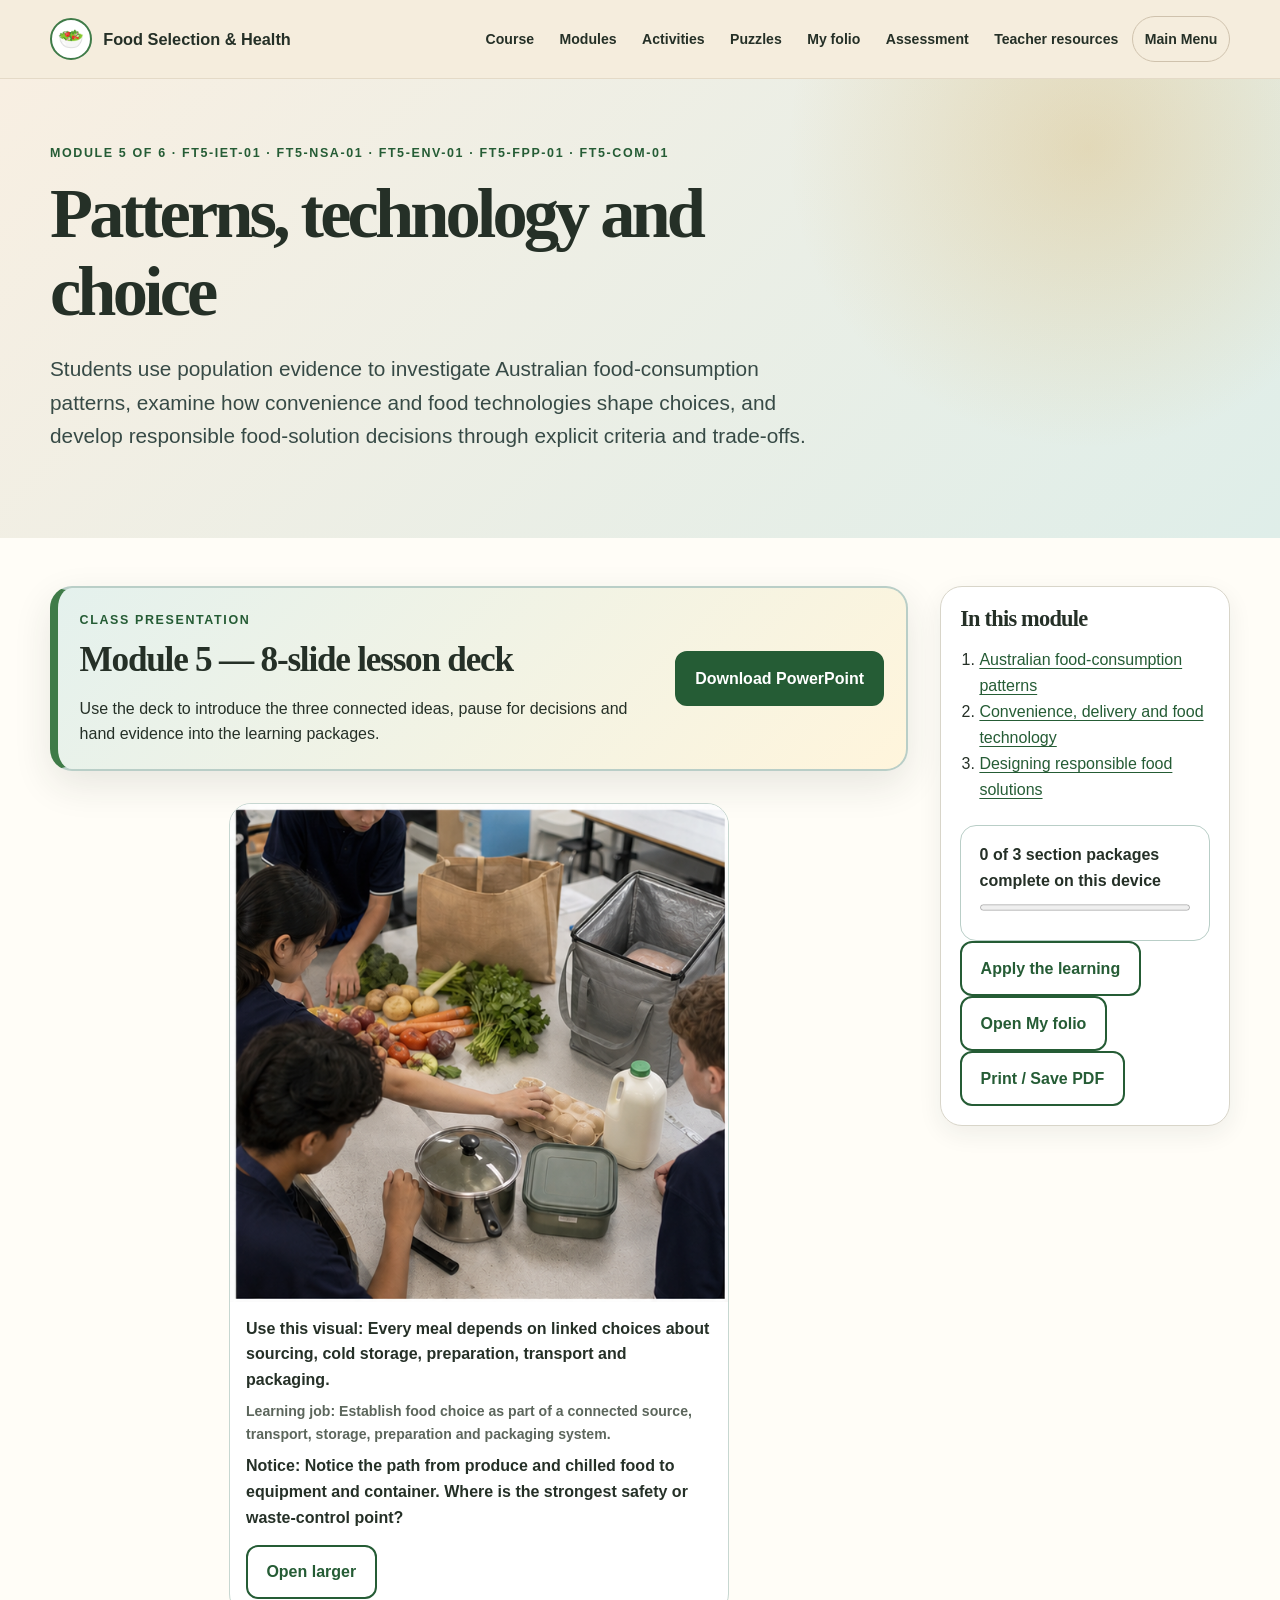
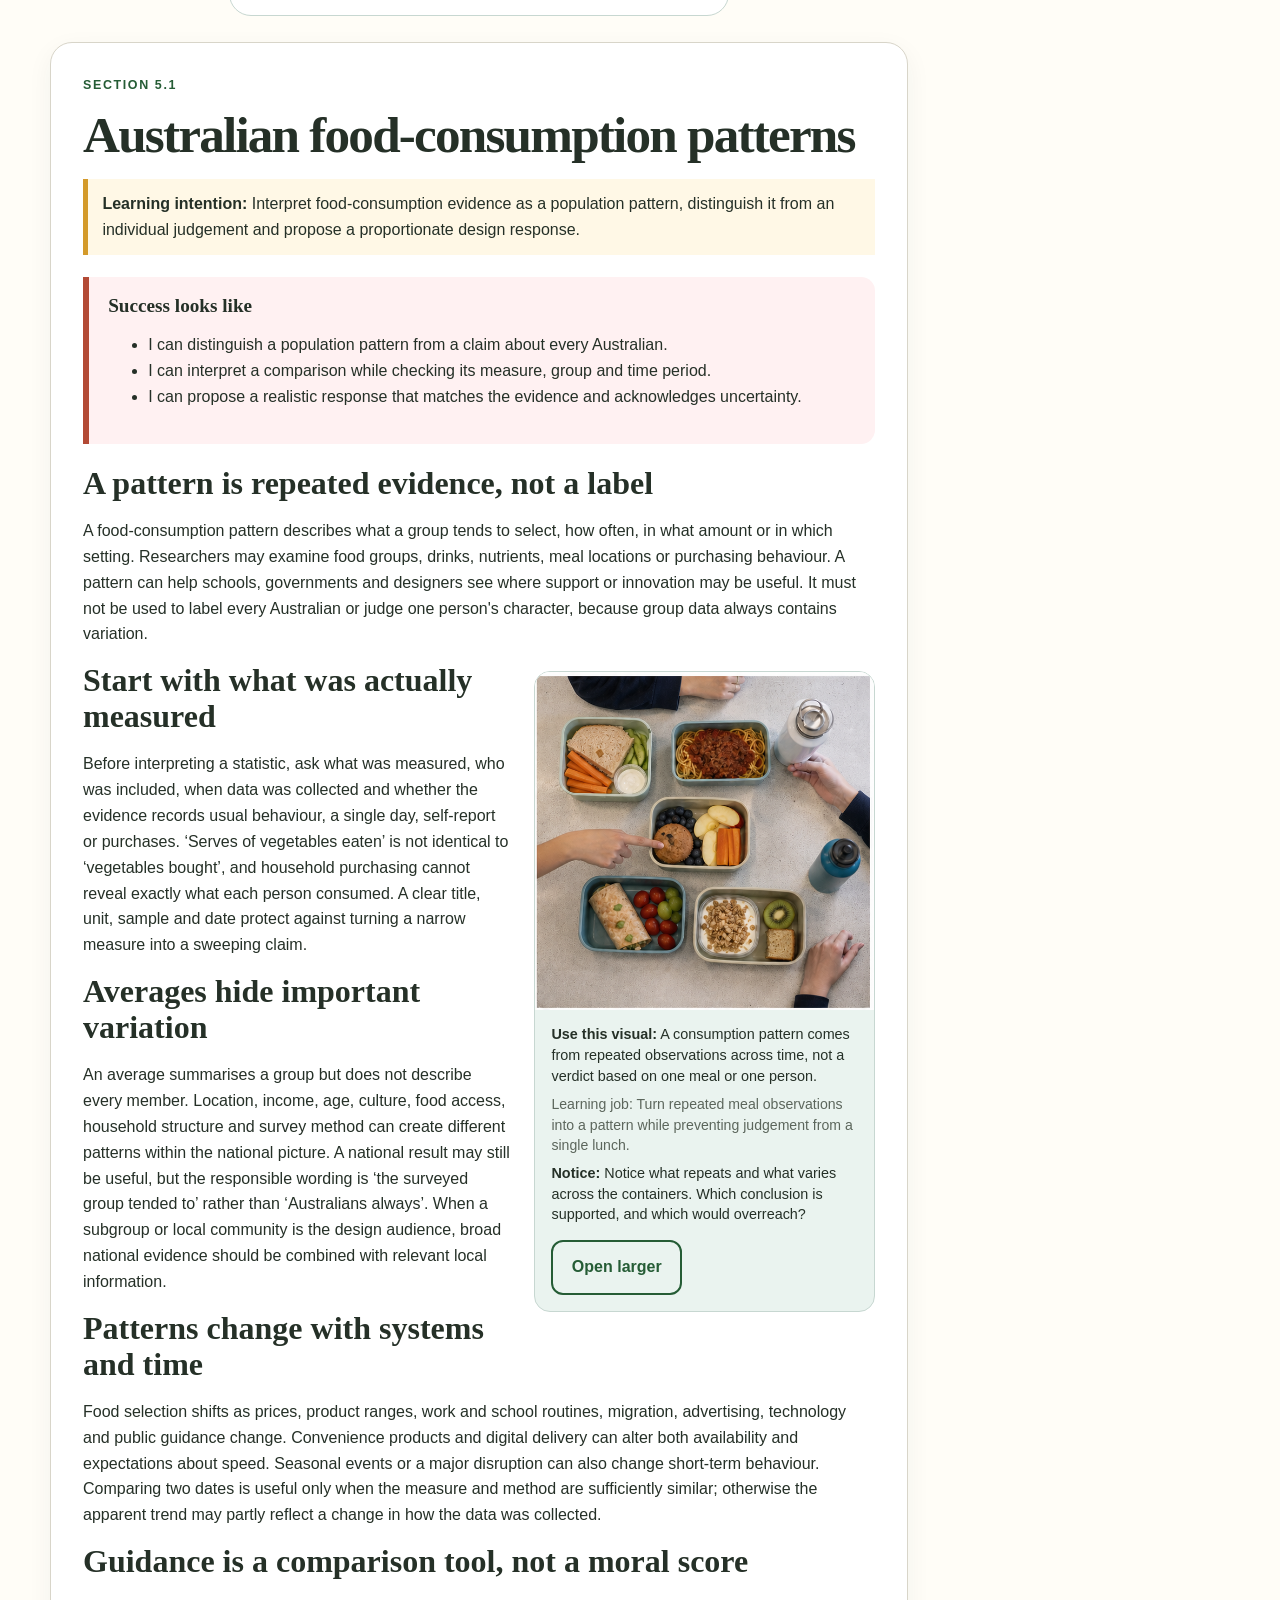
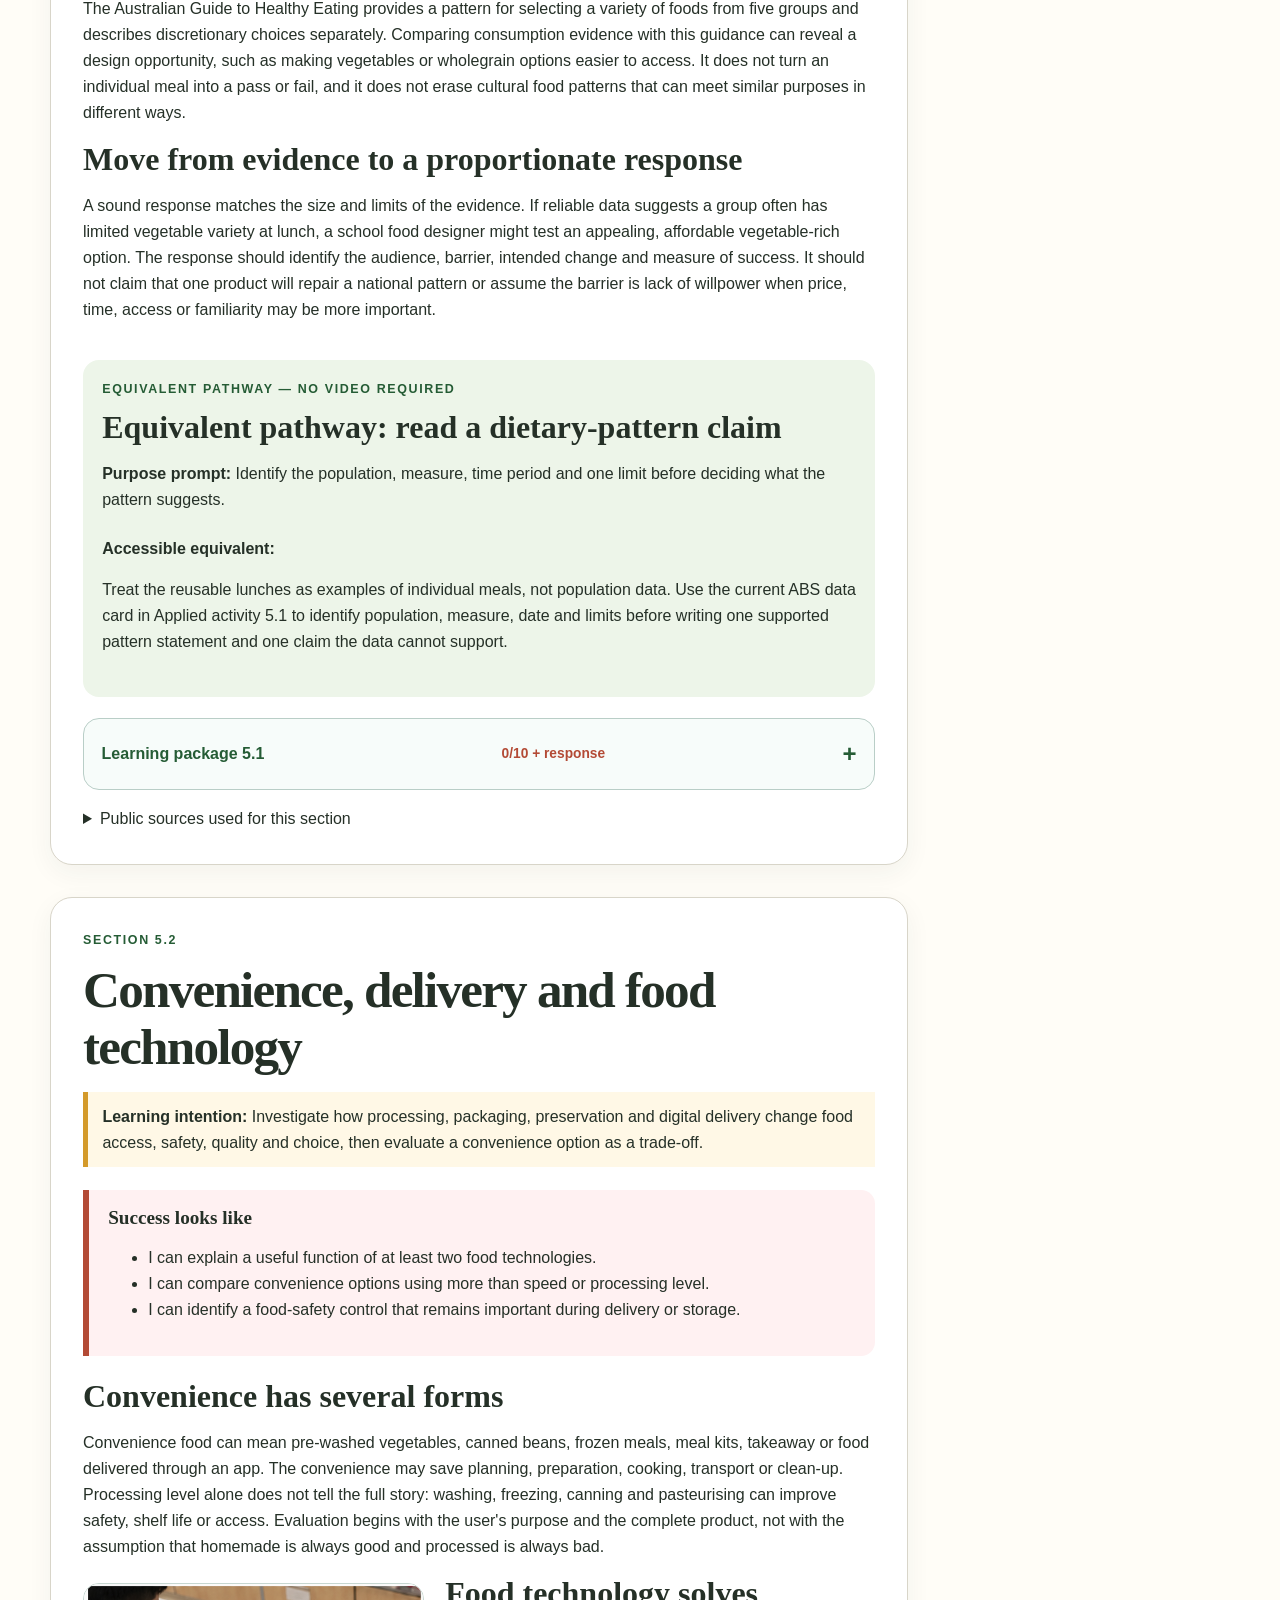
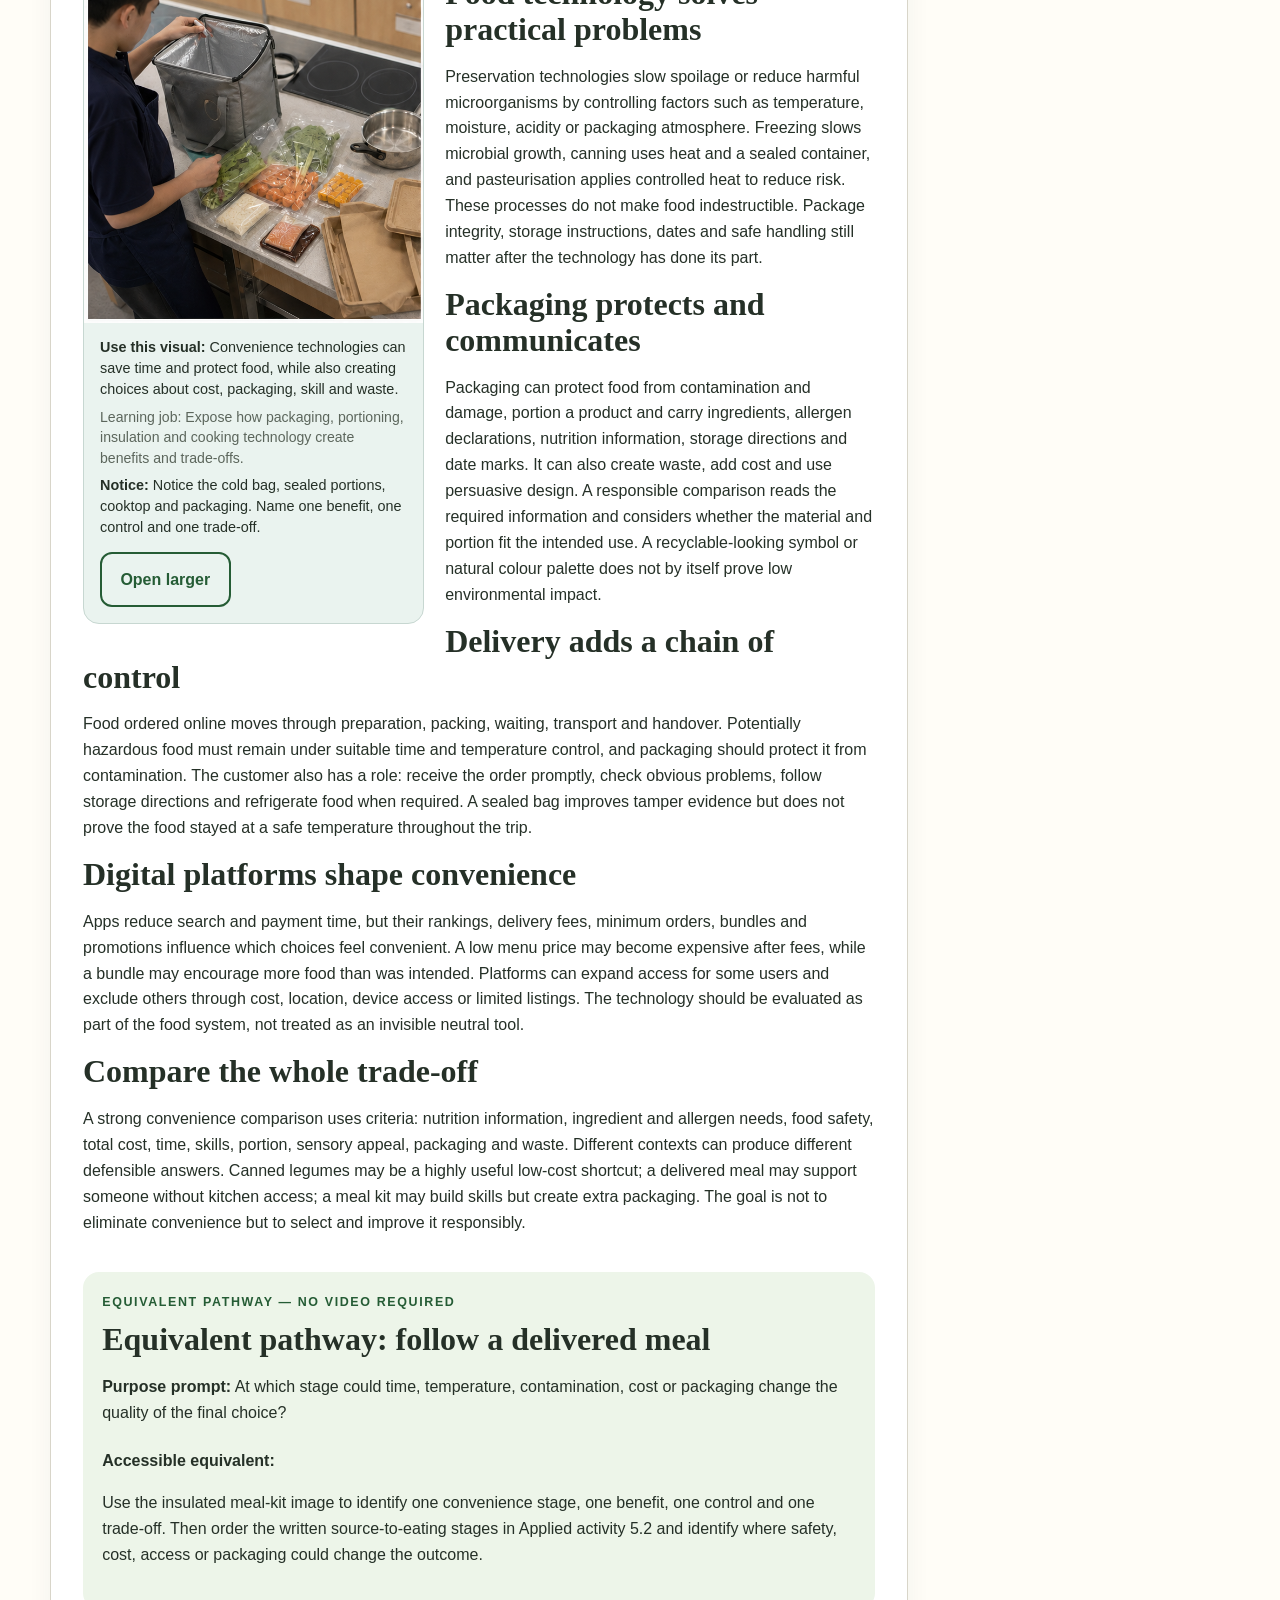
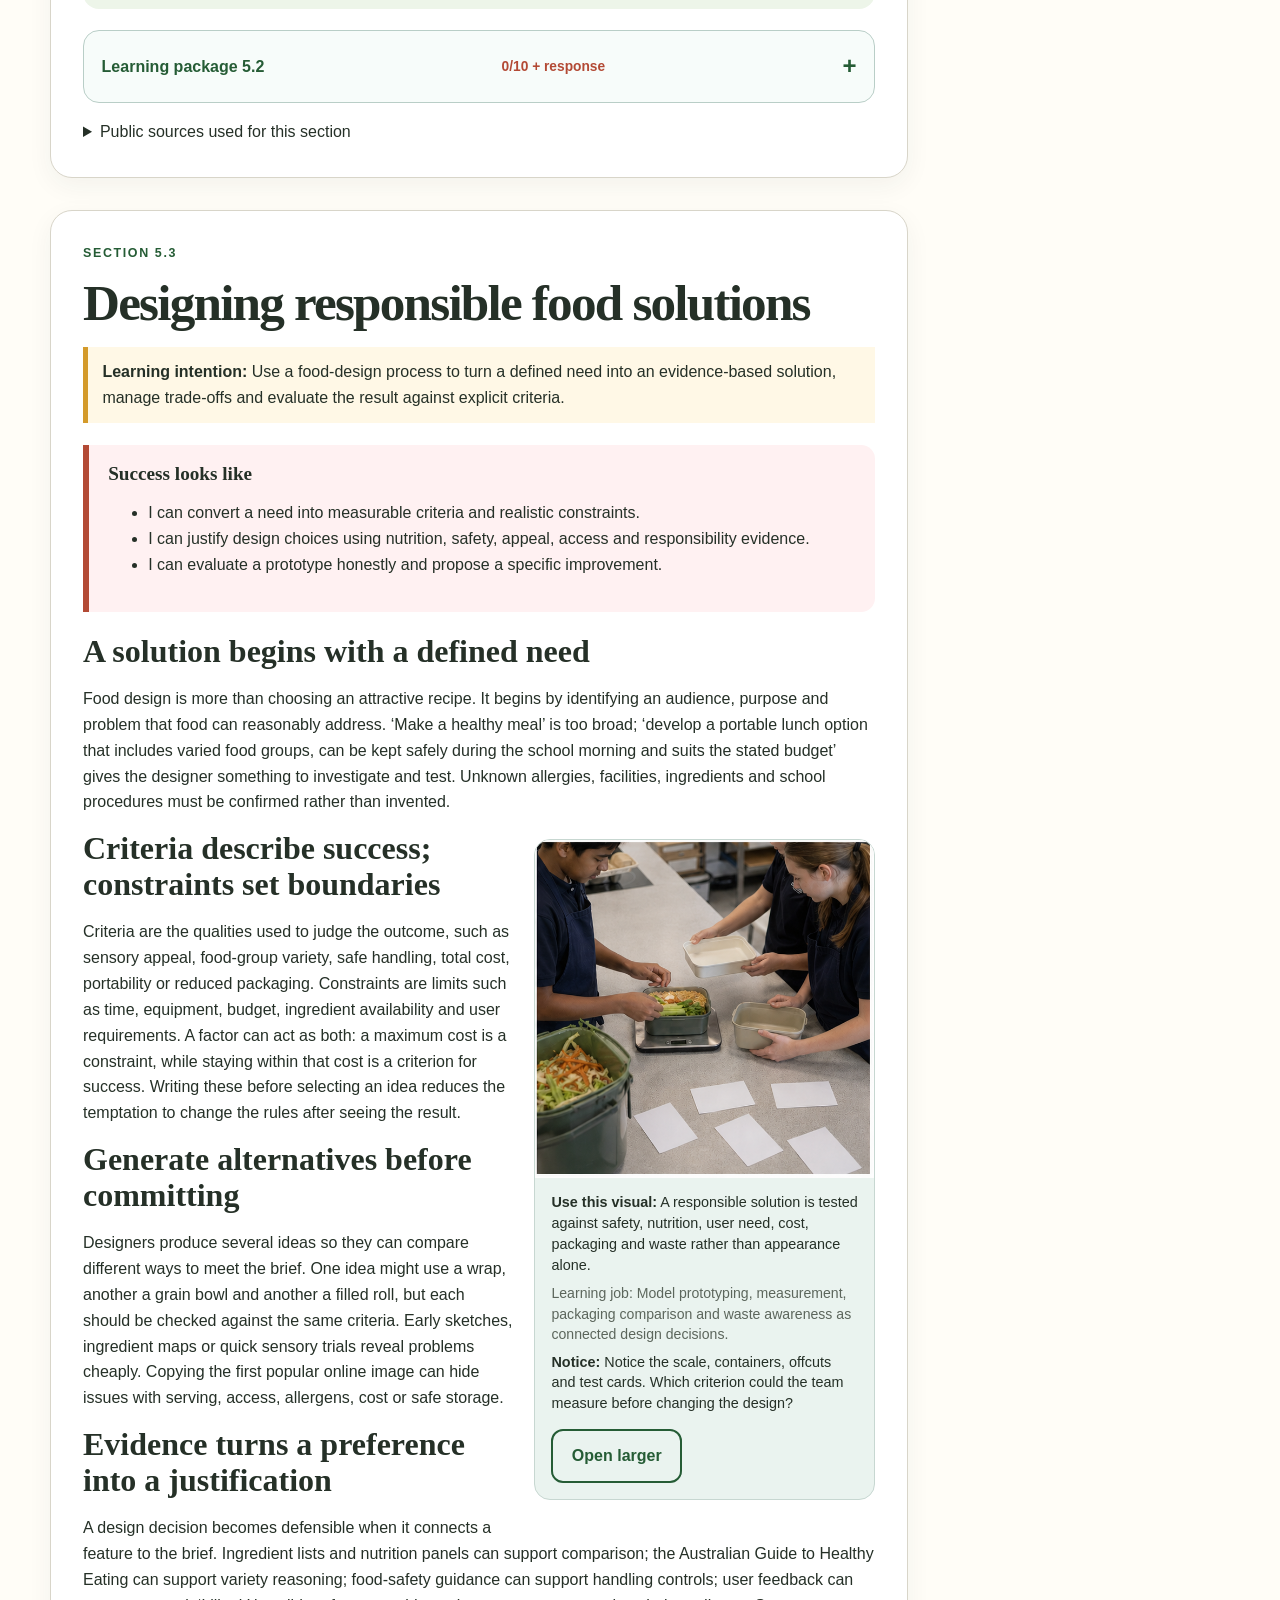
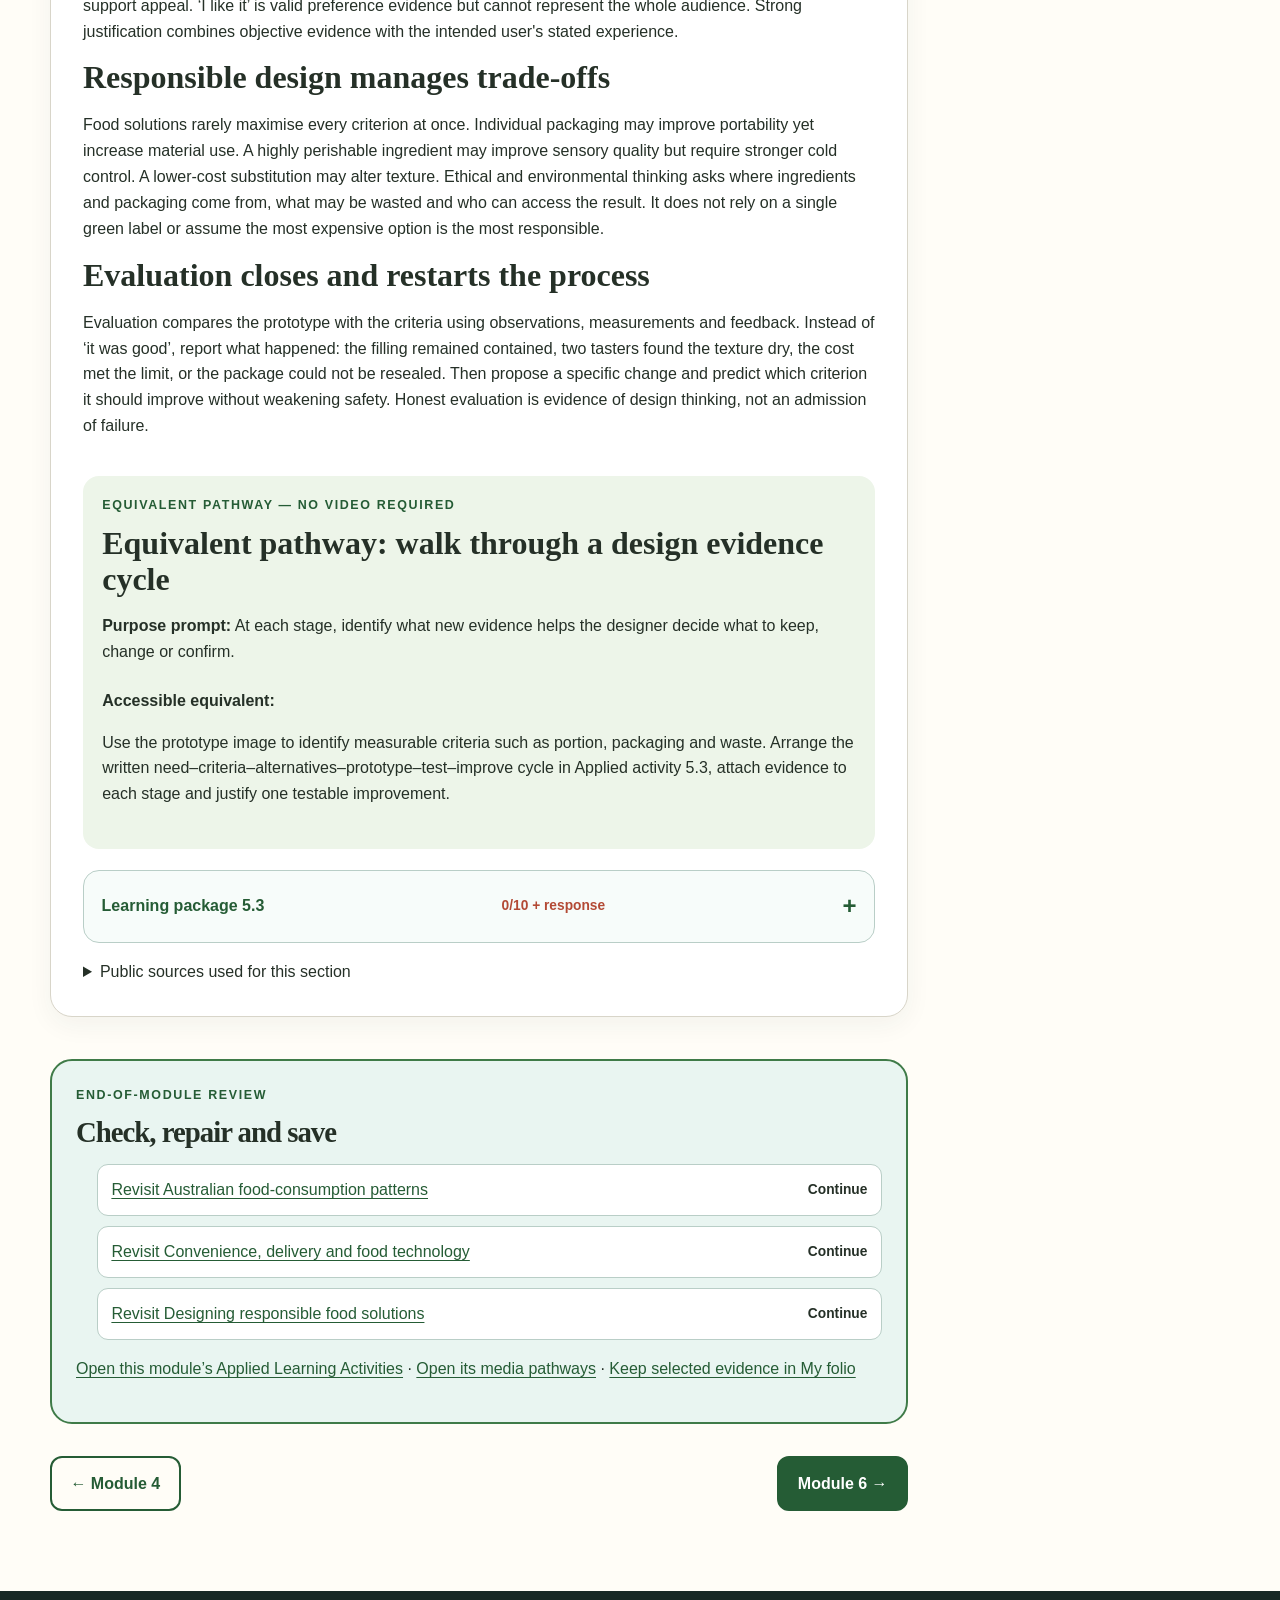
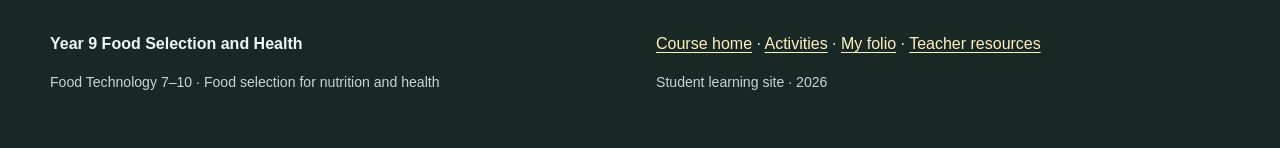
<file: modules/module-05.html>
<!doctype html>
<html lang="en-AU"><head><meta charset="utf-8"><meta name="viewport" content="width=device-width, initial-scale=1"><meta name="description" content="Module 5, Patterns, technology and choice, in Year 9 Food Selection and Health."><title>Module 5: Patterns, technology and choice | Food Selection and Health</title><link rel="stylesheet" href="../assets/styles.css"></head>
<body><a class="skip-link" href="#main">Skip to course content</a>
  <header class="site-header"><div class="nav-wrap">
    <a class="brand" href="../index.html"><span class="brand-mark" aria-hidden="true">🥗</span><span>Food Selection &amp; Health</span></a>
    <button class="nav-toggle" aria-expanded="false" aria-controls="site-nav">Menu</button>
    <nav class="site-nav" id="site-nav" aria-label="Main navigation">
      <a href="../index.html">Course</a>
      <a href="../index.html#modules">Modules</a>
      <a href="../activities.html">Activities</a>
      <a href="../puzzles.html">Puzzles</a>
      <a href="../folio.html">My folio</a>
      <a href="../assessment.html">Assessment</a>
      <a href="../teacher-resources.html">Teacher resources</a>
      <a href="https://stevencowell.github.io/Main-Page/">Main Menu</a>
    </nav>
  </div></header><main id="main"><section class="page-hero module-hero"><div class="wrap"><p class="eyebrow">Module 5 of 6 · FT5-IET-01 · FT5-NSA-01 · FT5-ENV-01 · FT5-FPP-01 · FT5-COM-01</p><h1>Patterns, technology and choice</h1><p class="lede">Students use population evidence to investigate Australian food-consumption patterns, examine how convenience and food technologies shape choices, and develop responsible food-solution decisions through explicit criteria and trade-offs.</p></div></section><div class="wrap module-layout"><article class="module-article"><section class="module-presentation" id="m05-presentation" data-module-presentation><div><p class="eyebrow">Class presentation</p><h2>Module 5 — 8-slide lesson deck</h2><p>Use the deck to introduce the three connected ideas, pause for decisions and hand evidence into the learning packages.</p></div><a class="button presentation-download" id="m05-presentation-download" href="../resources/presentations/Food-Selection-Health-Module-05-Patterns-technology-and-choice.pptx" data-module-presentation-download download>Download PowerPoint</a></section><figure class="module-context-visual" id="m05-context-visual"><img class="visual-crop-image" src="../assets/visual-m05-q1.png" alt="Year 9 students examine fresh produce, a reusable shopping bag, an insulated cold bag holding sealed poultry, a pot and a reusable meal container at a classroom bench." loading="lazy" decoding="async"><figcaption><strong>Use this visual:</strong> Every meal depends on linked choices about sourcing, cold storage, preparation, transport and packaging. <span class="fine">Learning job: Establish food choice as part of a connected source, transport, storage, preparation and packaging system.</span><span class="visual-notice"><strong>Notice:</strong> Notice the path from produce and chilled food to equipment and container. Where is the strongest safety or waste-control point?</span></figcaption><div class="visual-actions"><a class="button secondary visual-open" href="../assets/visual-m05-board.png" data-visual-open data-visual-alt="Full four-scene learning storyboard for Module 5, containing the module context and its three section visuals." data-visual-caption="Open the unchanged full-resolution Module 5 storyboard. Use the adjacent caption and Notice prompt for the relevant scene." aria-haspopup="dialog" aria-label="Open the full Module 5 storyboard in a larger view">Open larger</a></div></figure><section class="module-section" id="m05-s1" data-section-container>
    <div class="section-theory" id="m05-s1-theory"><p class="eyebrow">Section 5.1</p><h2>Australian food-consumption patterns</h2><p class="section-purpose"><strong>Learning intention:</strong> Interpret food-consumption evidence as a population pattern, distinguish it from an individual judgement and propose a proportionate design response.</p><div class="concept-callout"><h3>Success looks like</h3><ul><li>I can distinguish a population pattern from a claim about every Australian.</li><li>I can interpret a comparison while checking its measure, group and time period.</li><li>I can propose a realistic response that matches the evidence and acknowledges uncertainty.</li></ul></div><h3 id="m05-s1-help-1">A pattern is repeated evidence, not a label</h3><p>A food-consumption pattern describes what a group tends to select, how often, in what amount or in which setting. Researchers may examine food groups, drinks, nutrients, meal locations or purchasing behaviour. A pattern can help schools, governments and designers see where support or innovation may be useful. It must not be used to label every Australian or judge one person's character, because group data always contains variation.</p><figure class="section-visual theory-wrap-visual theory-wrap-right" id="m05-s1-visual"><img class="visual-crop-image" src="../assets/visual-m05-q2.png" alt="Five different reusable lunch containers hold sandwiches, leftovers, fruit, vegetables, yoghurt and baked snacks while student hands compare repeated features." loading="lazy" decoding="async"><figcaption><strong>Use this visual:</strong> A consumption pattern comes from repeated observations across time, not a verdict based on one meal or one person. <span class="fine">Learning job: Turn repeated meal observations into a pattern while preventing judgement from a single lunch.</span><span class="visual-notice"><strong>Notice:</strong> Notice what repeats and what varies across the containers. Which conclusion is supported, and which would overreach?</span></figcaption><div class="visual-actions"><a class="button secondary visual-open" href="../assets/visual-m05-board.png" data-visual-open data-visual-alt="Full four-scene learning storyboard for Module 5, containing the module context and its three section visuals." data-visual-caption="Open the unchanged full-resolution Module 5 storyboard. Use the adjacent caption and Notice prompt for the relevant scene." aria-haspopup="dialog" aria-label="Open the full Module 5 storyboard in a larger view">Open larger</a></div></figure><h3 id="m05-s1-help-2">Start with what was actually measured</h3><p>Before interpreting a statistic, ask what was measured, who was included, when data was collected and whether the evidence records usual behaviour, a single day, self-report or purchases. ‘Serves of vegetables eaten’ is not identical to ‘vegetables bought’, and household purchasing cannot reveal exactly what each person consumed. A clear title, unit, sample and date protect against turning a narrow measure into a sweeping claim.</p><h3 id="m05-s1-help-3">Averages hide important variation</h3><p>An average summarises a group but does not describe every member. Location, income, age, culture, food access, household structure and survey method can create different patterns within the national picture. A national result may still be useful, but the responsible wording is ‘the surveyed group tended to’ rather than ‘Australians always’. When a subgroup or local community is the design audience, broad national evidence should be combined with relevant local information.</p><h3 id="m05-s1-help-4">Patterns change with systems and time</h3><p>Food selection shifts as prices, product ranges, work and school routines, migration, advertising, technology and public guidance change. Convenience products and digital delivery can alter both availability and expectations about speed. Seasonal events or a major disruption can also change short-term behaviour. Comparing two dates is useful only when the measure and method are sufficiently similar; otherwise the apparent trend may partly reflect a change in how the data was collected.</p><h3 id="m05-s1-help-5">Guidance is a comparison tool, not a moral score</h3><p>The Australian Guide to Healthy Eating provides a pattern for selecting a variety of foods from five groups and describes discretionary choices separately. Comparing consumption evidence with this guidance can reveal a design opportunity, such as making vegetables or wholegrain options easier to access. It does not turn an individual meal into a pass or fail, and it does not erase cultural food patterns that can meet similar purposes in different ways.</p><h3 id="m05-s1-help-6">Move from evidence to a proportionate response</h3><p>A sound response matches the size and limits of the evidence. If reliable data suggests a group often has limited vegetable variety at lunch, a school food designer might test an appealing, affordable vegetable-rich option. The response should identify the audience, barrier, intended change and measure of success. It should not claim that one product will repair a national pattern or assume the barrier is lack of willpower when price, time, access or familiarity may be more important.</p></div>
    
    <section class="section-pathway" id="m05-s1-media" aria-labelledby="m05-s1-pathway"><p class="eyebrow">Equivalent pathway — no video required</p><h3 id="m05-s1-pathway">Equivalent pathway: read a dietary-pattern claim</h3><p><strong>Purpose prompt:</strong> Identify the population, measure, time period and one limit before deciding what the pattern suggests.</p><div class="equivalent-path"><strong>Accessible equivalent:</strong><p>Treat the reusable lunches as examples of individual meals, not population data. Use the current ABS data card in Applied activity 5.1 to identify population, measure, date and limits before writing one supported pattern statement and one claim the data cannot support.</p></div></section>
    <span id="m05-s1-learning-end" hidden></span><details class="learning-package" id="m05-s1-package" data-learning-package data-section-id="m05-s1"><summary id="m05-s1-package-summary"><span>Learning package 5.1</span><span class="package-progress" data-package-progress>0/10 + response</span></summary><div class="learning-package-body"><p>Use each explanation to repair your thinking as you go. All work saves only in this browser on this device.</p><h3>Knowledge checks</h3><fieldset class="knowledge-question" id="m05-s01-q01"><legend>1. What does a food-consumption pattern describe?</legend><div class="option-list"><label for="m05-s01-q01-o1"><input id="m05-s01-q01-o1" type="radio" name="m05-s01-q01" value="m05-s01-q01-o1"><span>A repeated tendency in a defined group, time or setting</span></label><label for="m05-s01-q01-o2"><input id="m05-s01-q01-o2" type="radio" name="m05-s01-q01" value="m05-s01-q01-o2"><span>The personality of every person in a country</span></label><label for="m05-s01-q01-o3"><input id="m05-s01-q01-o3" type="radio" name="m05-s01-q01" value="m05-s01-q01-o3"><span>A rule that all individuals must follow</span></label><label for="m05-s01-q01-o4"><input id="m05-s01-q01-o4" type="radio" name="m05-s01-q01" value="m05-s01-q01-o4"><span>The quality of one photograph</span></label></div><p class="question-feedback" data-feedback-for="m05-s01-q01" hidden aria-live="polite"></p><a class="help-link" href="#m05-s1-help-1">Review the linked theory help</a></fieldset><fieldset class="knowledge-question" id="m05-s01-q02"><legend>2. Why should a student check what a survey measured?</legend><div class="option-list"><label for="m05-s01-q02-o1"><input id="m05-s01-q02-o1" type="radio" name="m05-s01-q02" value="m05-s01-q02-o1"><span>Different measures such as purchases and food eaten support different conclusions</span></label><label for="m05-s01-q02-o2"><input id="m05-s01-q02-o2" type="radio" name="m05-s01-q02" value="m05-s01-q02-o2"><span>All measures mean exactly the same thing</span></label><label for="m05-s01-q02-o3"><input id="m05-s01-q02-o3" type="radio" name="m05-s01-q02" value="m05-s01-q02-o3"><span>The measure decides whether a person is good or bad</span></label><label for="m05-s01-q02-o4"><input id="m05-s01-q02-o4" type="radio" name="m05-s01-q02" value="m05-s01-q02-o4"><span>Measurement details are only useful to scientists</span></label></div><p class="question-feedback" data-feedback-for="m05-s01-q02" hidden aria-live="polite"></p><a class="help-link" href="#m05-s1-help-2">Review the linked theory help</a></fieldset><fieldset class="knowledge-question" id="m05-s01-q03"><legend>3. A household purchased six apples. What can that evidence prove?</legend><div class="option-list"><label for="m05-s01-q03-o1"><input id="m05-s01-q03-o1" type="radio" name="m05-s01-q03" value="m05-s01-q03-o1"><span>Exactly who ate each apple</span></label><label for="m05-s01-q03-o2"><input id="m05-s01-q03-o2" type="radio" name="m05-s01-q03" value="m05-s01-q03-o2"><span>That the household purchased six apples in the recorded period</span></label><label for="m05-s01-q03-o3"><input id="m05-s01-q03-o3" type="radio" name="m05-s01-q03" value="m05-s01-q03-o3"><span>That every household prefers apples</span></label><label for="m05-s01-q03-o4"><input id="m05-s01-q03-o4" type="radio" name="m05-s01-q03" value="m05-s01-q03-o4"><span>That no food was wasted</span></label></div><p class="question-feedback" data-feedback-for="m05-s01-q03" hidden aria-live="polite"></p><a class="help-link" href="#m05-s1-help-3">Review the linked theory help</a></fieldset><fieldset class="knowledge-question" id="m05-s01-q04"><legend>4. Which wording best reports a survey average?</legend><div class="option-list"><label for="m05-s01-q04-o1"><input id="m05-s01-q04-o1" type="radio" name="m05-s01-q04" value="m05-s01-q04-o1"><span>Every Australian ate the average amount</span></label><label for="m05-s01-q04-o2"><input id="m05-s01-q04-o2" type="radio" name="m05-s01-q04" value="m05-s01-q04-o2"><span>The surveyed group averaged the reported amount, with individual variation</span></label><label for="m05-s01-q04-o3"><input id="m05-s01-q04-o3" type="radio" name="m05-s01-q04" value="m05-s01-q04-o3"><span>Anyone below the average failed</span></label><label for="m05-s01-q04-o4"><input id="m05-s01-q04-o4" type="radio" name="m05-s01-q04" value="m05-s01-q04-o4"><span>The result will never change</span></label></div><p class="question-feedback" data-feedback-for="m05-s01-q04" hidden aria-live="polite"></p><a class="help-link" href="#m05-s1-help-4">Review the linked theory help</a></fieldset><fieldset class="knowledge-question" id="m05-s01-q05"><legend>5. Which factor could help explain differences within a national food pattern?</legend><div class="option-list"><label for="m05-s01-q05-o1"><input id="m05-s01-q05-o1" type="radio" name="m05-s01-q05" value="m05-s01-q05-o1"><span>Food access, culture, age or income</span></label><label for="m05-s01-q05-o2"><input id="m05-s01-q05-o2" type="radio" name="m05-s01-q05" value="m05-s01-q05-o2"><span>The font used in the report</span></label><label for="m05-s01-q05-o3"><input id="m05-s01-q05-o3" type="radio" name="m05-s01-q05" value="m05-s01-q05-o3"><span>A researcher's favourite colour</span></label><label for="m05-s01-q05-o4"><input id="m05-s01-q05-o4" type="radio" name="m05-s01-q05" value="m05-s01-q05-o4"><span>Whether the page has a photograph</span></label></div><p class="question-feedback" data-feedback-for="m05-s01-q05" hidden aria-live="polite"></p><a class="help-link" href="#m05-s1-help-5">Review the linked theory help</a></fieldset><fieldset class="knowledge-question" id="m05-s01-q06"><legend>6. What must be checked before claiming a trend between two surveys?</legend><div class="option-list"><label for="m05-s01-q06-o1"><input id="m05-s01-q06-o1" type="radio" name="m05-s01-q06" value="m05-s01-q06-o1"><span>Whether measures and methods are sufficiently comparable</span></label><label for="m05-s01-q06-o2"><input id="m05-s01-q06-o2" type="radio" name="m05-s01-q06" value="m05-s01-q06-o2"><span>Whether both covers use the same colour</span></label><label for="m05-s01-q06-o3"><input id="m05-s01-q06-o3" type="radio" name="m05-s01-q06" value="m05-s01-q06-o3"><span>Whether the later number is more exciting</span></label><label for="m05-s01-q06-o4"><input id="m05-s01-q06-o4" type="radio" name="m05-s01-q06" value="m05-s01-q06-o4"><span>Whether one result matches a stereotype</span></label></div><p class="question-feedback" data-feedback-for="m05-s01-q06" hidden aria-live="polite"></p><a class="help-link" href="#m05-s1-help-6">Review the linked theory help</a></fieldset><fieldset class="knowledge-question" id="m05-s01-q07"><legend>7. How should the Australian Guide to Healthy Eating be used in pattern analysis?</legend><div class="option-list"><label for="m05-s01-q07-o1"><input id="m05-s01-q07-o1" type="radio" name="m05-s01-q07" value="m05-s01-q07-o1"><span>As a comparison guide that can reveal design opportunities</span></label><label for="m05-s01-q07-o2"><input id="m05-s01-q07-o2" type="radio" name="m05-s01-q07" value="m05-s01-q07-o2"><span>As a moral score for one person's lunch</span></label><label for="m05-s01-q07-o3"><input id="m05-s01-q07-o3" type="radio" name="m05-s01-q07" value="m05-s01-q07-o3"><span>As proof that cultural foods are unsuitable</span></label><label for="m05-s01-q07-o4"><input id="m05-s01-q07-o4" type="radio" name="m05-s01-q07" value="m05-s01-q07-o4"><span>As a replacement for reading the data</span></label></div><p class="question-feedback" data-feedback-for="m05-s01-q07" hidden aria-live="polite"></p><a class="help-link" href="#m05-s1-help-1">Review the linked theory help</a></fieldset><fieldset class="knowledge-question" id="m05-s01-q08"><legend>8. Which response is proportionate to evidence of limited vegetable variety at school lunch?</legend><div class="option-list"><label for="m05-s01-q08-o1"><input id="m05-s01-q08-o1" type="radio" name="m05-s01-q08" value="m05-s01-q08-o1"><span>Test an appealing affordable vegetable-rich option with the intended students</span></label><label for="m05-s01-q08-o2"><input id="m05-s01-q08-o2" type="radio" name="m05-s01-q08" value="m05-s01-q08-o2"><span>Claim one product will fix national health</span></label><label for="m05-s01-q08-o3"><input id="m05-s01-q08-o3" type="radio" name="m05-s01-q08" value="m05-s01-q08-o3"><span>Blame students for lacking discipline</span></label><label for="m05-s01-q08-o4"><input id="m05-s01-q08-o4" type="radio" name="m05-s01-q08" value="m05-s01-q08-o4"><span>Ban every familiar lunch immediately</span></label></div><p class="question-feedback" data-feedback-for="m05-s01-q08" hidden aria-live="polite"></p><a class="help-link" href="#m05-s1-help-2">Review the linked theory help</a></fieldset><fieldset class="knowledge-question" id="m05-s01-q09"><legend>9. Which information strengthens a proposed design response?</legend><div class="option-list"><label for="m05-s01-q09-o1"><input id="m05-s01-q09-o1" type="radio" name="m05-s01-q09" value="m05-s01-q09-o1"><span>The intended audience, barrier, intended change and success measure</span></label><label for="m05-s01-q09-o2"><input id="m05-s01-q09-o2" type="radio" name="m05-s01-q09" value="m05-s01-q09-o2"><span>Only the designer's personal taste</span></label><label for="m05-s01-q09-o3"><input id="m05-s01-q09-o3" type="radio" name="m05-s01-q09" value="m05-s01-q09-o3"><span>A promise that everyone will like it</span></label><label for="m05-s01-q09-o4"><input id="m05-s01-q09-o4" type="radio" name="m05-s01-q09" value="m05-s01-q09-o4"><span>An unrelated national average</span></label></div><p class="question-feedback" data-feedback-for="m05-s01-q09" hidden aria-live="polite"></p><a class="help-link" href="#m05-s1-help-3">Review the linked theory help</a></fieldset><fieldset class="knowledge-question" id="m05-s01-q10"><legend>10. Which conclusion is most responsible?</legend><div class="option-list"><label for="m05-s01-q10-o1"><input id="m05-s01-q10-o1" type="radio" name="m05-s01-q10" value="m05-s01-q10-o1"><span>Population data is useless because people differ</span></label><label for="m05-s01-q10-o2"><input id="m05-s01-q10-o2" type="radio" name="m05-s01-q10" value="m05-s01-q10-o2"><span>Population patterns can guide action when their scope and limits are clear</span></label><label for="m05-s01-q10-o3"><input id="m05-s01-q10-o3" type="radio" name="m05-s01-q10" value="m05-s01-q10-o3"><span>One statistic diagnoses an individual's diet</span></label><label for="m05-s01-q10-o4"><input id="m05-s01-q10-o4" type="radio" name="m05-s01-q10" value="m05-s01-q10-o4"><span>Newer data never needs a source date</span></label></div><p class="question-feedback" data-feedback-for="m05-s01-q10" hidden aria-live="polite"></p><a class="help-link" href="#m05-s1-help-4">Review the linked theory help</a></fieldset><section class="long-response"><h3>Long response</h3><label for="m05-s1-response">Interpret a current government dietary-behaviour excerpt and evaluate what food-design response it supports for a clearly defined school audience.</label><textarea id="m05-s1-response" data-long-response rows="10" placeholder="Build a clear claim, use section evidence and explain your reasoning."></textarea><div class="response-support"><div><h4>Response scaffold</h4><ul><li>Identify the source, date, population, measure and unit.</li><li>State one pattern using cautious group language.</li><li>Explain two limits or kinds of variation hidden by the summary.</li><li>Propose a small response matched to one plausible barrier.</li><li>Describe how you would test whether the response helps the intended audience.</li></ul></div><div><h4>Quality criteria</h4><ul><li>Claims stay within the measured evidence</li><li>Averages and variation are interpreted accurately</li><li>The response is targeted and proportionate</li><li>Evaluation includes a meaningful success measure</li></ul></div></div><p class="folio-brief"><strong>Folio handoff:</strong> Save the annotated evidence excerpt and response proposal under Folio &gt; Using population evidence. <a href="../folio.html">Open My folio</a>.</p></section><div class="package-save-row"><p id="m05-s1-save-status" data-save-status aria-live="polite">0/10 checks saved · long response still needs detail</p><a id="m05-s1-resume" href="#m05-s01-q01">Resume this package</a><button class="text-button" type="button" data-reset-package>Clear this section</button></div></div></details>
    <details class="source-links"><summary>Public sources used for this section</summary><ul class="source-list"><li><a href="https://www.abs.gov.au/statistics/health/health-conditions-and-risks/dietary-behaviour" target="_blank" rel="noreferrer">https://www.abs.gov.au/statistics/health/health-conditions-and-risks/dietary-behaviour</a></li><li><a href="https://www.aihw.gov.au/reports-data/behaviours-risk-factors/food-nutrition/overview" target="_blank" rel="noreferrer">https://www.aihw.gov.au/reports-data/behaviours-risk-factors/food-nutrition/overview</a></li><li><a href="https://www.eatforhealth.gov.au/guidelines/australian-guide-healthy-eating" target="_blank" rel="noreferrer">https://www.eatforhealth.gov.au/guidelines/australian-guide-healthy-eating</a></li></ul></details>
  </section><section class="module-section" id="m05-s2" data-section-container>
    <div class="section-theory" id="m05-s2-theory"><p class="eyebrow">Section 5.2</p><h2>Convenience, delivery and food technology</h2><p class="section-purpose"><strong>Learning intention:</strong> Investigate how processing, packaging, preservation and digital delivery change food access, safety, quality and choice, then evaluate a convenience option as a trade-off.</p><div class="concept-callout"><h3>Success looks like</h3><ul><li>I can explain a useful function of at least two food technologies.</li><li>I can compare convenience options using more than speed or processing level.</li><li>I can identify a food-safety control that remains important during delivery or storage.</li></ul></div><h3 id="m05-s2-help-1">Convenience has several forms</h3><p>Convenience food can mean pre-washed vegetables, canned beans, frozen meals, meal kits, takeaway or food delivered through an app. The convenience may save planning, preparation, cooking, transport or clean-up. Processing level alone does not tell the full story: washing, freezing, canning and pasteurising can improve safety, shelf life or access. Evaluation begins with the user's purpose and the complete product, not with the assumption that homemade is always good and processed is always bad.</p><figure class="section-visual theory-wrap-visual theory-wrap-left" id="m05-s2-visual"><img class="visual-crop-image" src="../assets/visual-m05-q3.png" alt="A student opens an unbranded insulated meal-kit bag beside sealed chilled ingredients, an induction cooktop, a saucepan and recyclable fibre packaging." loading="lazy" decoding="async"><figcaption><strong>Use this visual:</strong> Convenience technologies can save time and protect food, while also creating choices about cost, packaging, skill and waste. <span class="fine">Learning job: Expose how packaging, portioning, insulation and cooking technology create benefits and trade-offs.</span><span class="visual-notice"><strong>Notice:</strong> Notice the cold bag, sealed portions, cooktop and packaging. Name one benefit, one control and one trade-off.</span></figcaption><div class="visual-actions"><a class="button secondary visual-open" href="../assets/visual-m05-board.png" data-visual-open data-visual-alt="Full four-scene learning storyboard for Module 5, containing the module context and its three section visuals." data-visual-caption="Open the unchanged full-resolution Module 5 storyboard. Use the adjacent caption and Notice prompt for the relevant scene." aria-haspopup="dialog" aria-label="Open the full Module 5 storyboard in a larger view">Open larger</a></div></figure><h3 id="m05-s2-help-2">Food technology solves practical problems</h3><p>Preservation technologies slow spoilage or reduce harmful microorganisms by controlling factors such as temperature, moisture, acidity or packaging atmosphere. Freezing slows microbial growth, canning uses heat and a sealed container, and pasteurisation applies controlled heat to reduce risk. These processes do not make food indestructible. Package integrity, storage instructions, dates and safe handling still matter after the technology has done its part.</p><h3 id="m05-s2-help-3">Packaging protects and communicates</h3><p>Packaging can protect food from contamination and damage, portion a product and carry ingredients, allergen declarations, nutrition information, storage directions and date marks. It can also create waste, add cost and use persuasive design. A responsible comparison reads the required information and considers whether the material and portion fit the intended use. A recyclable-looking symbol or natural colour palette does not by itself prove low environmental impact.</p><h3 id="m05-s2-help-4">Delivery adds a chain of control</h3><p>Food ordered online moves through preparation, packing, waiting, transport and handover. Potentially hazardous food must remain under suitable time and temperature control, and packaging should protect it from contamination. The customer also has a role: receive the order promptly, check obvious problems, follow storage directions and refrigerate food when required. A sealed bag improves tamper evidence but does not prove the food stayed at a safe temperature throughout the trip.</p><h3 id="m05-s2-help-5">Digital platforms shape convenience</h3><p>Apps reduce search and payment time, but their rankings, delivery fees, minimum orders, bundles and promotions influence which choices feel convenient. A low menu price may become expensive after fees, while a bundle may encourage more food than was intended. Platforms can expand access for some users and exclude others through cost, location, device access or limited listings. The technology should be evaluated as part of the food system, not treated as an invisible neutral tool.</p><h3 id="m05-s2-help-6">Compare the whole trade-off</h3><p>A strong convenience comparison uses criteria: nutrition information, ingredient and allergen needs, food safety, total cost, time, skills, portion, sensory appeal, packaging and waste. Different contexts can produce different defensible answers. Canned legumes may be a highly useful low-cost shortcut; a delivered meal may support someone without kitchen access; a meal kit may build skills but create extra packaging. The goal is not to eliminate convenience but to select and improve it responsibly.</p></div>
    
    <section class="section-pathway" id="m05-s2-media" aria-labelledby="m05-s2-pathway"><p class="eyebrow">Equivalent pathway — no video required</p><h3 id="m05-s2-pathway">Equivalent pathway: follow a delivered meal</h3><p><strong>Purpose prompt:</strong> At which stage could time, temperature, contamination, cost or packaging change the quality of the final choice?</p><div class="equivalent-path"><strong>Accessible equivalent:</strong><p>Use the insulated meal-kit image to identify one convenience stage, one benefit, one control and one trade-off. Then order the written source-to-eating stages in Applied activity 5.2 and identify where safety, cost, access or packaging could change the outcome.</p></div></section>
    <span id="m05-s2-learning-end" hidden></span><details class="learning-package" id="m05-s2-package" data-learning-package data-section-id="m05-s2"><summary id="m05-s2-package-summary"><span>Learning package 5.2</span><span class="package-progress" data-package-progress>0/10 + response</span></summary><div class="learning-package-body"><p>Use each explanation to repair your thinking as you go. All work saves only in this browser on this device.</p><h3>Knowledge checks</h3><fieldset class="knowledge-question" id="m05-s02-q01"><legend>1. Which example shows why processing is not automatically negative?</legend><div class="option-list"><label for="m05-s02-q01-o1"><input id="m05-s02-q01-o1" type="radio" name="m05-s02-q01" value="m05-s02-q01-o1"><span>Freezing can extend useful storage while slowing microbial growth</span></label><label for="m05-s02-q01-o2"><input id="m05-s02-q01-o2" type="radio" name="m05-s02-q01" value="m05-s02-q01-o2"><span>A package uses green colouring</span></label><label for="m05-s02-q01-o3"><input id="m05-s02-q01-o3" type="radio" name="m05-s02-q01" value="m05-s02-q01-o3"><span>An advertisement says homemade style</span></label><label for="m05-s02-q01-o4"><input id="m05-s02-q01-o4" type="radio" name="m05-s02-q01" value="m05-s02-q01-o4"><span>A product has the longest name</span></label></div><p class="question-feedback" data-feedback-for="m05-s02-q01" hidden aria-live="polite"></p><a class="help-link" href="#m05-s2-help-1">Review the linked theory help</a></fieldset><fieldset class="knowledge-question" id="m05-s02-q02"><legend>2. What does canning use to preserve food?</legend><div class="option-list"><label for="m05-s02-q02-o1"><input id="m05-s02-q02-o1" type="radio" name="m05-s02-q02" value="m05-s02-q02-o1"><span>Heat and a sealed container</span></label><label for="m05-s02-q02-o2"><input id="m05-s02-q02-o2" type="radio" name="m05-s02-q02" value="m05-s02-q02-o2"><span>Only a colourful label</span></label><label for="m05-s02-q02-o3"><input id="m05-s02-q02-o3" type="radio" name="m05-s02-q02" value="m05-s02-q02-o3"><span>An open container at room temperature</span></label><label for="m05-s02-q02-o4"><input id="m05-s02-q02-o4" type="radio" name="m05-s02-q02" value="m05-s02-q02-o4"><span>A social-media rating</span></label></div><p class="question-feedback" data-feedback-for="m05-s02-q02" hidden aria-live="polite"></p><a class="help-link" href="#m05-s2-help-2">Review the linked theory help</a></fieldset><fieldset class="knowledge-question" id="m05-s02-q03"><legend>3. Which package information is useful for safe and suitable selection?</legend><div class="option-list"><label for="m05-s02-q03-o1"><input id="m05-s02-q03-o1" type="radio" name="m05-s02-q03" value="m05-s02-q03-o1"><span>Ingredients, allergen declarations, dates and storage directions</span></label><label for="m05-s02-q03-o2"><input id="m05-s02-q03-o2" type="radio" name="m05-s02-q03" value="m05-s02-q03-o2"><span>Only the front image</span></label><label for="m05-s02-q03-o3"><input id="m05-s02-q03-o3" type="radio" name="m05-s02-q03" value="m05-s02-q03-o3"><span>Only the brand mascot</span></label><label for="m05-s02-q03-o4"><input id="m05-s02-q03-o4" type="radio" name="m05-s02-q03" value="m05-s02-q03-o4"><span>The number of online likes</span></label></div><p class="question-feedback" data-feedback-for="m05-s02-q03" hidden aria-live="polite"></p><a class="help-link" href="#m05-s2-help-3">Review the linked theory help</a></fieldset><fieldset class="knowledge-question" id="m05-s02-q04"><legend>4. Why does a sealed delivery bag not prove complete food safety?</legend><div class="option-list"><label for="m05-s02-q04-o1"><input id="m05-s02-q04-o1" type="radio" name="m05-s02-q04" value="m05-s02-q04-o1"><span>It cannot show the full time-and-temperature history</span></label><label for="m05-s02-q04-o2"><input id="m05-s02-q04-o2" type="radio" name="m05-s02-q04" value="m05-s02-q04-o2"><span>Seals always cool food too quickly</span></label><label for="m05-s02-q04-o3"><input id="m05-s02-q04-o3" type="radio" name="m05-s02-q04" value="m05-s02-q04-o3"><span>Packaging has no protective function</span></label><label for="m05-s02-q04-o4"><input id="m05-s02-q04-o4" type="radio" name="m05-s02-q04" value="m05-s02-q04-o4"><span>All delivered food is unsafe</span></label></div><p class="question-feedback" data-feedback-for="m05-s02-q04" hidden aria-live="polite"></p><a class="help-link" href="#m05-s2-help-4">Review the linked theory help</a></fieldset><fieldset class="knowledge-question" id="m05-s02-q05"><legend>5. What should a customer do with delivered food that requires refrigeration?</legend><div class="option-list"><label for="m05-s02-q05-o1"><input id="m05-s02-q05-o1" type="radio" name="m05-s02-q05" value="m05-s02-q05-o1"><span>Receive it promptly and follow storage directions</span></label><label for="m05-s02-q05-o2"><input id="m05-s02-q05-o2" type="radio" name="m05-s02-q05" value="m05-s02-q05-o2"><span>Leave it outside until the next day</span></label><label for="m05-s02-q05-o3"><input id="m05-s02-q05-o3" type="radio" name="m05-s02-q05" value="m05-s02-q05-o3"><span>Assume the app keeps it cold after handover</span></label><label for="m05-s02-q05-o4"><input id="m05-s02-q05-o4" type="radio" name="m05-s02-q05" value="m05-s02-q05-o4"><span>Ignore obvious package damage</span></label></div><p class="question-feedback" data-feedback-for="m05-s02-q05" hidden aria-live="polite"></p><a class="help-link" href="#m05-s2-help-5">Review the linked theory help</a></fieldset><fieldset class="knowledge-question" id="m05-s02-q06"><legend>6. How can a delivery app shape choice?</legend><div class="option-list"><label for="m05-s02-q06-o1"><input id="m05-s02-q06-o1" type="radio" name="m05-s02-q06" value="m05-s02-q06-o1"><span>Through rankings, fees, bundles and promotions</span></label><label for="m05-s02-q06-o2"><input id="m05-s02-q06-o2" type="radio" name="m05-s02-q06" value="m05-s02-q06-o2"><span>By determining every user's nutrient needs</span></label><label for="m05-s02-q06-o3"><input id="m05-s02-q06-o3" type="radio" name="m05-s02-q06" value="m05-s02-q06-o3"><span>By removing all access barriers</span></label><label for="m05-s02-q06-o4"><input id="m05-s02-q06-o4" type="radio" name="m05-s02-q06" value="m05-s02-q06-o4"><span>By proving every listing is environmentally responsible</span></label></div><p class="question-feedback" data-feedback-for="m05-s02-q06" hidden aria-live="polite"></p><a class="help-link" href="#m05-s2-help-6">Review the linked theory help</a></fieldset><fieldset class="knowledge-question" id="m05-s02-q07"><legend>7. Which comparison uses total cost?</legend><div class="option-list"><label for="m05-s02-q07-o1"><input id="m05-s02-q07-o1" type="radio" name="m05-s02-q07" value="m05-s02-q07-o1"><span>Menu price plus delivery fee, service fee and any minimum order</span></label><label for="m05-s02-q07-o2"><input id="m05-s02-q07-o2" type="radio" name="m05-s02-q07" value="m05-s02-q07-o2"><span>Only the largest discount number</span></label><label for="m05-s02-q07-o3"><input id="m05-s02-q07-o3" type="radio" name="m05-s02-q07" value="m05-s02-q07-o3"><span>Only the first price shown</span></label><label for="m05-s02-q07-o4"><input id="m05-s02-q07-o4" type="radio" name="m05-s02-q07" value="m05-s02-q07-o4"><span>Only the cost of packaging manufacture</span></label></div><p class="question-feedback" data-feedback-for="m05-s02-q07" hidden aria-live="polite"></p><a class="help-link" href="#m05-s2-help-1">Review the linked theory help</a></fieldset><fieldset class="knowledge-question" id="m05-s02-q08"><legend>8. Which is a balanced evaluation of a meal kit?</legend><div class="option-list"><label for="m05-s02-q08-o1"><input id="m05-s02-q08-o1" type="radio" name="m05-s02-q08" value="m05-s02-q08-o1"><span>It may save planning and build skills but can add cost or packaging</span></label><label for="m05-s02-q08-o2"><input id="m05-s02-q08-o2" type="radio" name="m05-s02-q08" value="m05-s02-q08-o2"><span>It is always the healthiest option</span></label><label for="m05-s02-q08-o3"><input id="m05-s02-q08-o3" type="radio" name="m05-s02-q08" value="m05-s02-q08-o3"><span>It is never convenient</span></label><label for="m05-s02-q08-o4"><input id="m05-s02-q08-o4" type="radio" name="m05-s02-q08" value="m05-s02-q08-o4"><span>Its photographs prove the portion suits everyone</span></label></div><p class="question-feedback" data-feedback-for="m05-s02-q08" hidden aria-live="polite"></p><a class="help-link" href="#m05-s2-help-2">Review the linked theory help</a></fieldset><fieldset class="knowledge-question" id="m05-s02-q09"><legend>9. Which criterion should be included with speed when comparing convenience foods?</legend><div class="option-list"><label for="m05-s02-q09-o1"><input id="m05-s02-q09-o1" type="radio" name="m05-s02-q09" value="m05-s02-q09-o1"><span>Safety, nutrition, cost, appeal, packaging and user needs</span></label><label for="m05-s02-q09-o2"><input id="m05-s02-q09-o2" type="radio" name="m05-s02-q09" value="m05-s02-q09-o2"><span>Only whether the product is trending</span></label><label for="m05-s02-q09-o3"><input id="m05-s02-q09-o3" type="radio" name="m05-s02-q09" value="m05-s02-q09-o3"><span>Only whether it is homemade</span></label><label for="m05-s02-q09-o4"><input id="m05-s02-q09-o4" type="radio" name="m05-s02-q09" value="m05-s02-q09-o4"><span>Only the number of ingredients</span></label></div><p class="question-feedback" data-feedback-for="m05-s02-q09" hidden aria-live="polite"></p><a class="help-link" href="#m05-s2-help-3">Review the linked theory help</a></fieldset><fieldset class="knowledge-question" id="m05-s02-q10"><legend>10. What is the section's main design goal?</legend><div class="option-list"><label for="m05-s02-q10-o1"><input id="m05-s02-q10-o1" type="radio" name="m05-s02-q10" value="m05-s02-q10-o1"><span>Eliminate every convenience food</span></label><label for="m05-s02-q10-o2"><input id="m05-s02-q10-o2" type="radio" name="m05-s02-q10" value="m05-s02-q10-o2"><span>Select or improve convenience responsibly for a stated context</span></label><label for="m05-s02-q10-o3"><input id="m05-s02-q10-o3" type="radio" name="m05-s02-q10" value="m05-s02-q10-o3"><span>Choose the fastest option without checking it</span></label><label for="m05-s02-q10-o4"><input id="m05-s02-q10-o4" type="radio" name="m05-s02-q10" value="m05-s02-q10-o4"><span>Treat technology as neutral and invisible</span></label></div><p class="question-feedback" data-feedback-for="m05-s02-q10" hidden aria-live="polite"></p><a class="help-link" href="#m05-s2-help-4">Review the linked theory help</a></fieldset><section class="long-response"><h3>Long response</h3><label for="m05-s2-response">Evaluate two ways of obtaining the same meal—one prepared from a convenience product and one ordered through delivery—and recommend the better fit for a stated user and situation.</label><textarea id="m05-s2-response" data-long-response rows="10" placeholder="Build a clear claim, use section evidence and explain your reasoning."></textarea><div class="response-support"><div><h4>Response scaffold</h4><ul><li>Define the user's purpose, available time, facilities and constraints.</li><li>Trace the technologies and handling stages in each option.</li><li>Compare nutrition evidence, allergen suitability, safety, total cost, appeal, packaging and waste.</li><li>Explain two important trade-offs rather than searching for a perfect option.</li><li>Recommend one option and propose one improvement to reduce its main limitation.</li></ul></div><div><h4>Quality criteria</h4><ul><li>Uses a complete set of relevant criteria</li><li>Explains preservation or delivery mechanisms accurately</li><li>Recommendation responds to the stated user</li><li>Trade-offs and one realistic improvement are explicit</li></ul></div></div><p class="folio-brief"><strong>Folio handoff:</strong> Save the comparison matrix, delivery-chain annotation and recommendation under Folio &gt; Technology and trade-offs. <a href="../folio.html">Open My folio</a>.</p></section><div class="package-save-row"><p id="m05-s2-save-status" data-save-status aria-live="polite">0/10 checks saved · long response still needs detail</p><a id="m05-s2-resume" href="#m05-s02-q01">Resume this package</a><button class="text-button" type="button" data-reset-package>Clear this section</button></div></div></details>
    <details class="source-links"><summary>Public sources used for this section</summary><ul class="source-list"><li><a href="https://www.foodstandards.gov.au/consumer/safety" target="_blank" rel="noreferrer">https://www.foodstandards.gov.au/consumer/safety</a></li><li><a href="https://www.foodauthority.nsw.gov.au/consumer/food-at-home" target="_blank" rel="noreferrer">https://www.foodauthority.nsw.gov.au/consumer/food-at-home</a></li><li><a href="https://www.foodstandards.gov.au/consumer/labelling/panels" target="_blank" rel="noreferrer">https://www.foodstandards.gov.au/consumer/labelling/panels</a></li></ul></details>
  </section><section class="module-section" id="m05-s3" data-section-container>
    <div class="section-theory" id="m05-s3-theory"><p class="eyebrow">Section 5.3</p><h2>Designing responsible food solutions</h2><p class="section-purpose"><strong>Learning intention:</strong> Use a food-design process to turn a defined need into an evidence-based solution, manage trade-offs and evaluate the result against explicit criteria.</p><div class="concept-callout"><h3>Success looks like</h3><ul><li>I can convert a need into measurable criteria and realistic constraints.</li><li>I can justify design choices using nutrition, safety, appeal, access and responsibility evidence.</li><li>I can evaluate a prototype honestly and propose a specific improvement.</li></ul></div><h3 id="m05-s3-help-1">A solution begins with a defined need</h3><p>Food design is more than choosing an attractive recipe. It begins by identifying an audience, purpose and problem that food can reasonably address. ‘Make a healthy meal’ is too broad; ‘develop a portable lunch option that includes varied food groups, can be kept safely during the school morning and suits the stated budget’ gives the designer something to investigate and test. Unknown allergies, facilities, ingredients and school procedures must be confirmed rather than invented.</p><figure class="section-visual theory-wrap-visual theory-wrap-right" id="m05-s3-visual"><img class="visual-crop-image" src="../assets/visual-m05-q4.png" alt="Three students portion a colourful ready-to-eat meal into reusable containers on a kitchen scale beside vegetable offcuts and blank testing cards." loading="lazy" decoding="async"><figcaption><strong>Use this visual:</strong> A responsible solution is tested against safety, nutrition, user need, cost, packaging and waste rather than appearance alone. <span class="fine">Learning job: Model prototyping, measurement, packaging comparison and waste awareness as connected design decisions.</span><span class="visual-notice"><strong>Notice:</strong> Notice the scale, containers, offcuts and test cards. Which criterion could the team measure before changing the design?</span></figcaption><div class="visual-actions"><a class="button secondary visual-open" href="../assets/visual-m05-board.png" data-visual-open data-visual-alt="Full four-scene learning storyboard for Module 5, containing the module context and its three section visuals." data-visual-caption="Open the unchanged full-resolution Module 5 storyboard. Use the adjacent caption and Notice prompt for the relevant scene." aria-haspopup="dialog" aria-label="Open the full Module 5 storyboard in a larger view">Open larger</a></div></figure><h3 id="m05-s3-help-2">Criteria describe success; constraints set boundaries</h3><p>Criteria are the qualities used to judge the outcome, such as sensory appeal, food-group variety, safe handling, total cost, portability or reduced packaging. Constraints are limits such as time, equipment, budget, ingredient availability and user requirements. A factor can act as both: a maximum cost is a constraint, while staying within that cost is a criterion for success. Writing these before selecting an idea reduces the temptation to change the rules after seeing the result.</p><h3 id="m05-s3-help-3">Generate alternatives before committing</h3><p>Designers produce several ideas so they can compare different ways to meet the brief. One idea might use a wrap, another a grain bowl and another a filled roll, but each should be checked against the same criteria. Early sketches, ingredient maps or quick sensory trials reveal problems cheaply. Copying the first popular online image can hide issues with serving, access, allergens, cost or safe storage.</p><h3 id="m05-s3-help-4">Evidence turns a preference into a justification</h3><p>A design decision becomes defensible when it connects a feature to the brief. Ingredient lists and nutrition panels can support comparison; the Australian Guide to Healthy Eating can support variety reasoning; food-safety guidance can support handling controls; user feedback can support appeal. ‘I like it’ is valid preference evidence but cannot represent the whole audience. Strong justification combines objective evidence with the intended user's stated experience.</p><h3 id="m05-s3-help-5">Responsible design manages trade-offs</h3><p>Food solutions rarely maximise every criterion at once. Individual packaging may improve portability yet increase material use. A highly perishable ingredient may improve sensory quality but require stronger cold control. A lower-cost substitution may alter texture. Ethical and environmental thinking asks where ingredients and packaging come from, what may be wasted and who can access the result. It does not rely on a single green label or assume the most expensive option is the most responsible.</p><h3 id="m05-s3-help-6">Evaluation closes and restarts the process</h3><p>Evaluation compares the prototype with the criteria using observations, measurements and feedback. Instead of ‘it was good’, report what happened: the filling remained contained, two tasters found the texture dry, the cost met the limit, or the package could not be resealed. Then propose a specific change and predict which criterion it should improve without weakening safety. Honest evaluation is evidence of design thinking, not an admission of failure.</p></div>
    
    <section class="section-pathway" id="m05-s3-media" aria-labelledby="m05-s3-pathway"><p class="eyebrow">Equivalent pathway — no video required</p><h3 id="m05-s3-pathway">Equivalent pathway: walk through a design evidence cycle</h3><p><strong>Purpose prompt:</strong> At each stage, identify what new evidence helps the designer decide what to keep, change or confirm.</p><div class="equivalent-path"><strong>Accessible equivalent:</strong><p>Use the prototype image to identify measurable criteria such as portion, packaging and waste. Arrange the written need–criteria–alternatives–prototype–test–improve cycle in Applied activity 5.3, attach evidence to each stage and justify one testable improvement.</p></div></section>
    <span id="m05-s3-learning-end" hidden></span><details class="learning-package" id="m05-s3-package" data-learning-package data-section-id="m05-s3"><summary id="m05-s3-package-summary"><span>Learning package 5.3</span><span class="package-progress" data-package-progress>0/10 + response</span></summary><div class="learning-package-body"><p>Use each explanation to repair your thinking as you go. All work saves only in this browser on this device.</p><h3>Knowledge checks</h3><fieldset class="knowledge-question" id="m05-s03-q01"><legend>1. Which brief is most useful for beginning food design?</legend><div class="option-list"><label for="m05-s03-q01-o1"><input id="m05-s03-q01-o1" type="radio" name="m05-s03-q01" value="m05-s03-q01-o1"><span>Make something good</span></label><label for="m05-s03-q01-o2"><input id="m05-s03-q01-o2" type="radio" name="m05-s03-q01" value="m05-s03-q01-o2"><span>Develop a portable varied lunch within the stated budget and safe-storage conditions</span></label><label for="m05-s03-q01-o3"><input id="m05-s03-q01-o3" type="radio" name="m05-s03-q01" value="m05-s03-q01-o3"><span>Copy the first meal online</span></label><label for="m05-s03-q01-o4"><input id="m05-s03-q01-o4" type="radio" name="m05-s03-q01" value="m05-s03-q01-o4"><span>Use every ingredient available</span></label></div><p class="question-feedback" data-feedback-for="m05-s03-q01" hidden aria-live="polite"></p><a class="help-link" href="#m05-s3-help-1">Review the linked theory help</a></fieldset><fieldset class="knowledge-question" id="m05-s03-q02"><legend>2. What is a design criterion?</legend><div class="option-list"><label for="m05-s03-q02-o1"><input id="m05-s03-q02-o1" type="radio" name="m05-s03-q02" value="m05-s03-q02-o1"><span>A quality used to judge whether the solution succeeds</span></label><label for="m05-s03-q02-o2"><input id="m05-s03-q02-o2" type="radio" name="m05-s03-q02" value="m05-s03-q02-o2"><span>An unrelated personal opinion</span></label><label for="m05-s03-q02-o3"><input id="m05-s03-q02-o3" type="radio" name="m05-s03-q02" value="m05-s03-q02-o3"><span>A hidden rule added after testing</span></label><label for="m05-s03-q02-o4"><input id="m05-s03-q02-o4" type="radio" name="m05-s03-q02" value="m05-s03-q02-o4"><span>A guarantee that the first idea will work</span></label></div><p class="question-feedback" data-feedback-for="m05-s03-q02" hidden aria-live="polite"></p><a class="help-link" href="#m05-s3-help-2">Review the linked theory help</a></fieldset><fieldset class="knowledge-question" id="m05-s03-q03"><legend>3. Which is most clearly a constraint?</legend><div class="option-list"><label for="m05-s03-q03-o1"><input id="m05-s03-q03-o1" type="radio" name="m05-s03-q03" value="m05-s03-q03-o1"><span>A maximum preparation time set by the brief</span></label><label for="m05-s03-q03-o2"><input id="m05-s03-q03-o2" type="radio" name="m05-s03-q03" value="m05-s03-q03-o2"><span>The final aroma rating</span></label><label for="m05-s03-q03-o3"><input id="m05-s03-q03-o3" type="radio" name="m05-s03-q03" value="m05-s03-q03-o3"><span>A taster's description of texture</span></label><label for="m05-s03-q03-o4"><input id="m05-s03-q03-o4" type="radio" name="m05-s03-q03" value="m05-s03-q03-o4"><span>The photograph taken after production</span></label></div><p class="question-feedback" data-feedback-for="m05-s03-q03" hidden aria-live="polite"></p><a class="help-link" href="#m05-s3-help-3">Review the linked theory help</a></fieldset><fieldset class="knowledge-question" id="m05-s03-q04"><legend>4. Why generate several concepts before choosing one?</legend><div class="option-list"><label for="m05-s03-q04-o1"><input id="m05-s03-q04-o1" type="radio" name="m05-s03-q04" value="m05-s03-q04-o1"><span>To compare different ways of meeting the same criteria</span></label><label for="m05-s03-q04-o2"><input id="m05-s03-q04-o2" type="radio" name="m05-s03-q04" value="m05-s03-q04-o2"><span>To avoid using any evidence</span></label><label for="m05-s03-q04-o3"><input id="m05-s03-q04-o3" type="radio" name="m05-s03-q04" value="m05-s03-q04-o3"><span>To ensure the most complicated idea wins</span></label><label for="m05-s03-q04-o4"><input id="m05-s03-q04-o4" type="radio" name="m05-s03-q04" value="m05-s03-q04-o4"><span>To change the audience each time</span></label></div><p class="question-feedback" data-feedback-for="m05-s03-q04" hidden aria-live="polite"></p><a class="help-link" href="#m05-s3-help-4">Review the linked theory help</a></fieldset><fieldset class="knowledge-question" id="m05-s03-q05"><legend>5. Which statement is a strong design justification?</legend><div class="option-list"><label for="m05-s03-q05-o1"><input id="m05-s03-q05-o1" type="radio" name="m05-s03-q05" value="m05-s03-q05-o1"><span>I chose it because I felt like it</span></label><label for="m05-s03-q05-o2"><input id="m05-s03-q05-o2" type="radio" name="m05-s03-q05" value="m05-s03-q05-o2"><span>The sealed reusable container supports portability and the cold-storage plan addresses the perishable filling</span></label><label for="m05-s03-q05-o3"><input id="m05-s03-q05-o3" type="radio" name="m05-s03-q05" value="m05-s03-q05-o3"><span>The colour is popular, so everyone will eat it</span></label><label for="m05-s03-q05-o4"><input id="m05-s03-q05-o4" type="radio" name="m05-s03-q05" value="m05-s03-q05-o4"><span>It is expensive, so it must be responsible</span></label></div><p class="question-feedback" data-feedback-for="m05-s03-q05" hidden aria-live="polite"></p><a class="help-link" href="#m05-s3-help-5">Review the linked theory help</a></fieldset><fieldset class="knowledge-question" id="m05-s03-q06"><legend>6. Which evidence best supports sensory appeal?</legend><div class="option-list"><label for="m05-s03-q06-o1"><input id="m05-s03-q06-o1" type="radio" name="m05-s03-q06" value="m05-s03-q06-o1"><span>Structured feedback from intended users</span></label><label for="m05-s03-q06-o2"><input id="m05-s03-q06-o2" type="radio" name="m05-s03-q06" value="m05-s03-q06-o2"><span>A nutrition panel alone</span></label><label for="m05-s03-q06-o3"><input id="m05-s03-q06-o3" type="radio" name="m05-s03-q06" value="m05-s03-q06-o3"><span>The designer's claim that everyone will agree</span></label><label for="m05-s03-q06-o4"><input id="m05-s03-q06-o4" type="radio" name="m05-s03-q06" value="m05-s03-q06-o4"><span>A package recycling symbol</span></label></div><p class="question-feedback" data-feedback-for="m05-s03-q06" hidden aria-live="polite"></p><a class="help-link" href="#m05-s3-help-6">Review the linked theory help</a></fieldset><fieldset class="knowledge-question" id="m05-s03-q07"><legend>7. Which example is a genuine trade-off?</legend><div class="option-list"><label for="m05-s03-q07-o1"><input id="m05-s03-q07-o1" type="radio" name="m05-s03-q07" value="m05-s03-q07-o1"><span>Individual packaging improves portability but may increase material use</span></label><label for="m05-s03-q07-o2"><input id="m05-s03-q07-o2" type="radio" name="m05-s03-q07" value="m05-s03-q07-o2"><span>A safe food is automatically tasteless</span></label><label for="m05-s03-q07-o3"><input id="m05-s03-q07-o3" type="radio" name="m05-s03-q07" value="m05-s03-q07-o3"><span>Every lower-cost ingredient is lower quality</span></label><label for="m05-s03-q07-o4"><input id="m05-s03-q07-o4" type="radio" name="m05-s03-q07" value="m05-s03-q07-o4"><span>A popular idea has no limitations</span></label></div><p class="question-feedback" data-feedback-for="m05-s03-q07" hidden aria-live="polite"></p><a class="help-link" href="#m05-s3-help-1">Review the linked theory help</a></fieldset><fieldset class="knowledge-question" id="m05-s03-q08"><legend>8. Which environmental claim needs more evidence?</legend><div class="option-list"><label for="m05-s03-q08-o1"><input id="m05-s03-q08-o1" type="radio" name="m05-s03-q08" value="m05-s03-q08-o1"><span>The package looks green, so its total impact must be low</span></label><label for="m05-s03-q08-o2"><input id="m05-s03-q08-o2" type="radio" name="m05-s03-q08" value="m05-s03-q08-o2"><span>This design uses a washable container instead of a single-use wrapper</span></label><label for="m05-s03-q08-o3"><input id="m05-s03-q08-o3" type="radio" name="m05-s03-q08" value="m05-s03-q08-o3"><span>The trial measured how much ingredient waste remained</span></label><label for="m05-s03-q08-o4"><input id="m05-s03-q08-o4" type="radio" name="m05-s03-q08" value="m05-s03-q08-o4"><span>The comparison records packaging type and amount</span></label></div><p class="question-feedback" data-feedback-for="m05-s03-q08" hidden aria-live="polite"></p><a class="help-link" href="#m05-s3-help-2">Review the linked theory help</a></fieldset><fieldset class="knowledge-question" id="m05-s03-q09"><legend>9. Which evaluation statement is strongest?</legend><div class="option-list"><label for="m05-s03-q09-o1"><input id="m05-s03-q09-o1" type="radio" name="m05-s03-q09" value="m05-s03-q09-o1"><span>It was good</span></label><label for="m05-s03-q09-o2"><input id="m05-s03-q09-o2" type="radio" name="m05-s03-q09" value="m05-s03-q09-o2"><span>The cost met the limit, but two tasters found the filling dry, so the next trial will adjust moisture while keeping safe storage</span></label><label for="m05-s03-q09-o3"><input id="m05-s03-q09-o3" type="radio" name="m05-s03-q09" value="m05-s03-q09-o3"><span>Everyone loved it</span></label><label for="m05-s03-q09-o4"><input id="m05-s03-q09-o4" type="radio" name="m05-s03-q09" value="m05-s03-q09-o4"><span>The prototype proves no further testing is needed</span></label></div><p class="question-feedback" data-feedback-for="m05-s03-q09" hidden aria-live="polite"></p><a class="help-link" href="#m05-s3-help-3">Review the linked theory help</a></fieldset><fieldset class="knowledge-question" id="m05-s03-q10"><legend>10. Why is honest evaluation valuable?</legend><div class="option-list"><label for="m05-s03-q10-o1"><input id="m05-s03-q10-o1" type="radio" name="m05-s03-q10" value="m05-s03-q10-o1"><span>It supplies evidence for the next design decision</span></label><label for="m05-s03-q10-o2"><input id="m05-s03-q10-o2" type="radio" name="m05-s03-q10" value="m05-s03-q10-o2"><span>It proves the designer failed</span></label><label for="m05-s03-q10-o3"><input id="m05-s03-q10-o3" type="radio" name="m05-s03-q10" value="m05-s03-q10-o3"><span>It allows safety concerns to be hidden</span></label><label for="m05-s03-q10-o4"><input id="m05-s03-q10-o4" type="radio" name="m05-s03-q10" value="m05-s03-q10-o4"><span>It replaces the original criteria</span></label></div><p class="question-feedback" data-feedback-for="m05-s03-q10" hidden aria-live="polite"></p><a class="help-link" href="#m05-s3-help-4">Review the linked theory help</a></fieldset><section class="long-response"><h3>Long response</h3><label for="m05-s3-response">Develop and justify a responsible concept for a portable school meal using a supplied user brief, then evaluate the concept against competing criteria before any practical production.</label><textarea id="m05-s3-response" data-long-response rows="10" placeholder="Build a clear claim, use section evidence and explain your reasoning."></textarea><div class="response-support"><div><h4>Response scaffold</h4><ul><li>Translate the user brief into at least five criteria and three constraints.</li><li>Generate two distinct concepts and compare them using the same evidence.</li><li>Select one concept and justify its ingredients, handling, packaging and user fit.</li><li>Identify two trade-offs, including one environmental or ethical consideration.</li><li>Describe a prototype test and the evidence that would trigger an improvement.</li></ul></div><div><h4>Quality criteria</h4><ul><li>Criteria and constraints are specific and traceable to the brief</li><li>Decisions use nutrition, safety and user evidence</li><li>Trade-offs are genuine and not hidden</li><li>Testing and improvement are measurable</li></ul></div></div><p class="folio-brief"><strong>Folio handoff:</strong> Save the criteria matrix, two concepts, selection justification and test plan under Folio &gt; Responsible food design. <a href="../folio.html">Open My folio</a>.</p></section><div class="package-save-row"><p id="m05-s3-save-status" data-save-status aria-live="polite">0/10 checks saved · long response still needs detail</p><a id="m05-s3-resume" href="#m05-s03-q01">Resume this package</a><button class="text-button" type="button" data-reset-package>Clear this section</button></div></div></details>
    <details class="source-links"><summary>Public sources used for this section</summary><ul class="source-list"><li><a href="https://curriculum.nsw.edu.au/learning-areas/tas/food-technology-7-10-2025/outcomes" target="_blank" rel="noreferrer">https://curriculum.nsw.edu.au/learning-areas/tas/food-technology-7-10-2025/outcomes</a></li><li><a href="https://www.eatforhealth.gov.au/guidelines/australian-guide-healthy-eating" target="_blank" rel="noreferrer">https://www.eatforhealth.gov.au/guidelines/australian-guide-healthy-eating</a></li><li><a href="https://www.foodstandards.gov.au/consumer/safety" target="_blank" rel="noreferrer">https://www.foodstandards.gov.au/consumer/safety</a></li><li><a href="https://www.foodstandards.gov.au/consumer/labelling/panels" target="_blank" rel="noreferrer">https://www.foodstandards.gov.au/consumer/labelling/panels</a></li></ul></details>
  </section><section class="module-review" id="m05-patterns-technology-review"><p class="eyebrow">End-of-module review</p><h2>Check, repair and save</h2><ul class="review-checklist" id="m05-patterns-technology-checklist"><li data-review-section="m05-s1"><a id="m05-s1-review-link" href="#m05-s1-package">Revisit Australian food-consumption patterns</a><span data-review-state>Continue</span></li><li data-review-section="m05-s2"><a id="m05-s2-review-link" href="#m05-s2-package">Revisit Convenience, delivery and food technology</a><span data-review-state>Continue</span></li><li data-review-section="m05-s3"><a id="m05-s3-review-link" href="#m05-s3-package">Revisit Designing responsible food solutions</a><span data-review-state>Continue</span></li></ul><p><a href="../activities.html#m05-activities">Open this module’s Applied Learning Activities</a> · <a href="../videos.html#m05-videos">Open its media pathways</a> · <a href="../folio.html">Keep selected evidence in My folio</a></p></section><nav class="module-nav" aria-label="Module navigation"><a class="button secondary" href="module-04.html">← Module 4</a><a class="button" href="module-06.html">Module 6 →</a></nav></article><aside class="module-aside"><h2>In this module</h2><ol><li><a href="#m05-s1">Australian food-consumption patterns</a></li><li><a href="#m05-s2">Convenience, delivery and food technology</a></li><li><a href="#m05-s3">Designing responsible food solutions</a></li></ol><div class="module-progress"><p data-module-progress>0 of 3 section packages complete on this device</p><progress data-module-progress-bar value="0" max="3">0 of 3</progress></div><a class="button secondary" href="../activities.html#m05-activities">Apply the learning</a><a class="button secondary" href="../folio.html">Open My folio</a><button class="button secondary" type="button" onclick="window.print()">Print / Save PDF</button></aside></div></main>
  <footer class="footer"><div class="wrap footer-grid"><div><strong>Year 9 Food Selection and Health</strong><p class="fine">Food Technology 7–10 · Food selection for nutrition and health</p></div><div><a href="../index.html">Course home</a> · <a href="../activities.html">Activities</a> · <a href="../folio.html">My folio</a> · <a href="../teacher-resources.html">Teacher resources</a><p class="fine">Student learning site · <span data-year></span></p></div></div></footer><script src="../assets/shared.js"></script><script src="../assets/learning-data.js"></script><script src="../assets/learning.js"></script></body></html>
</file>
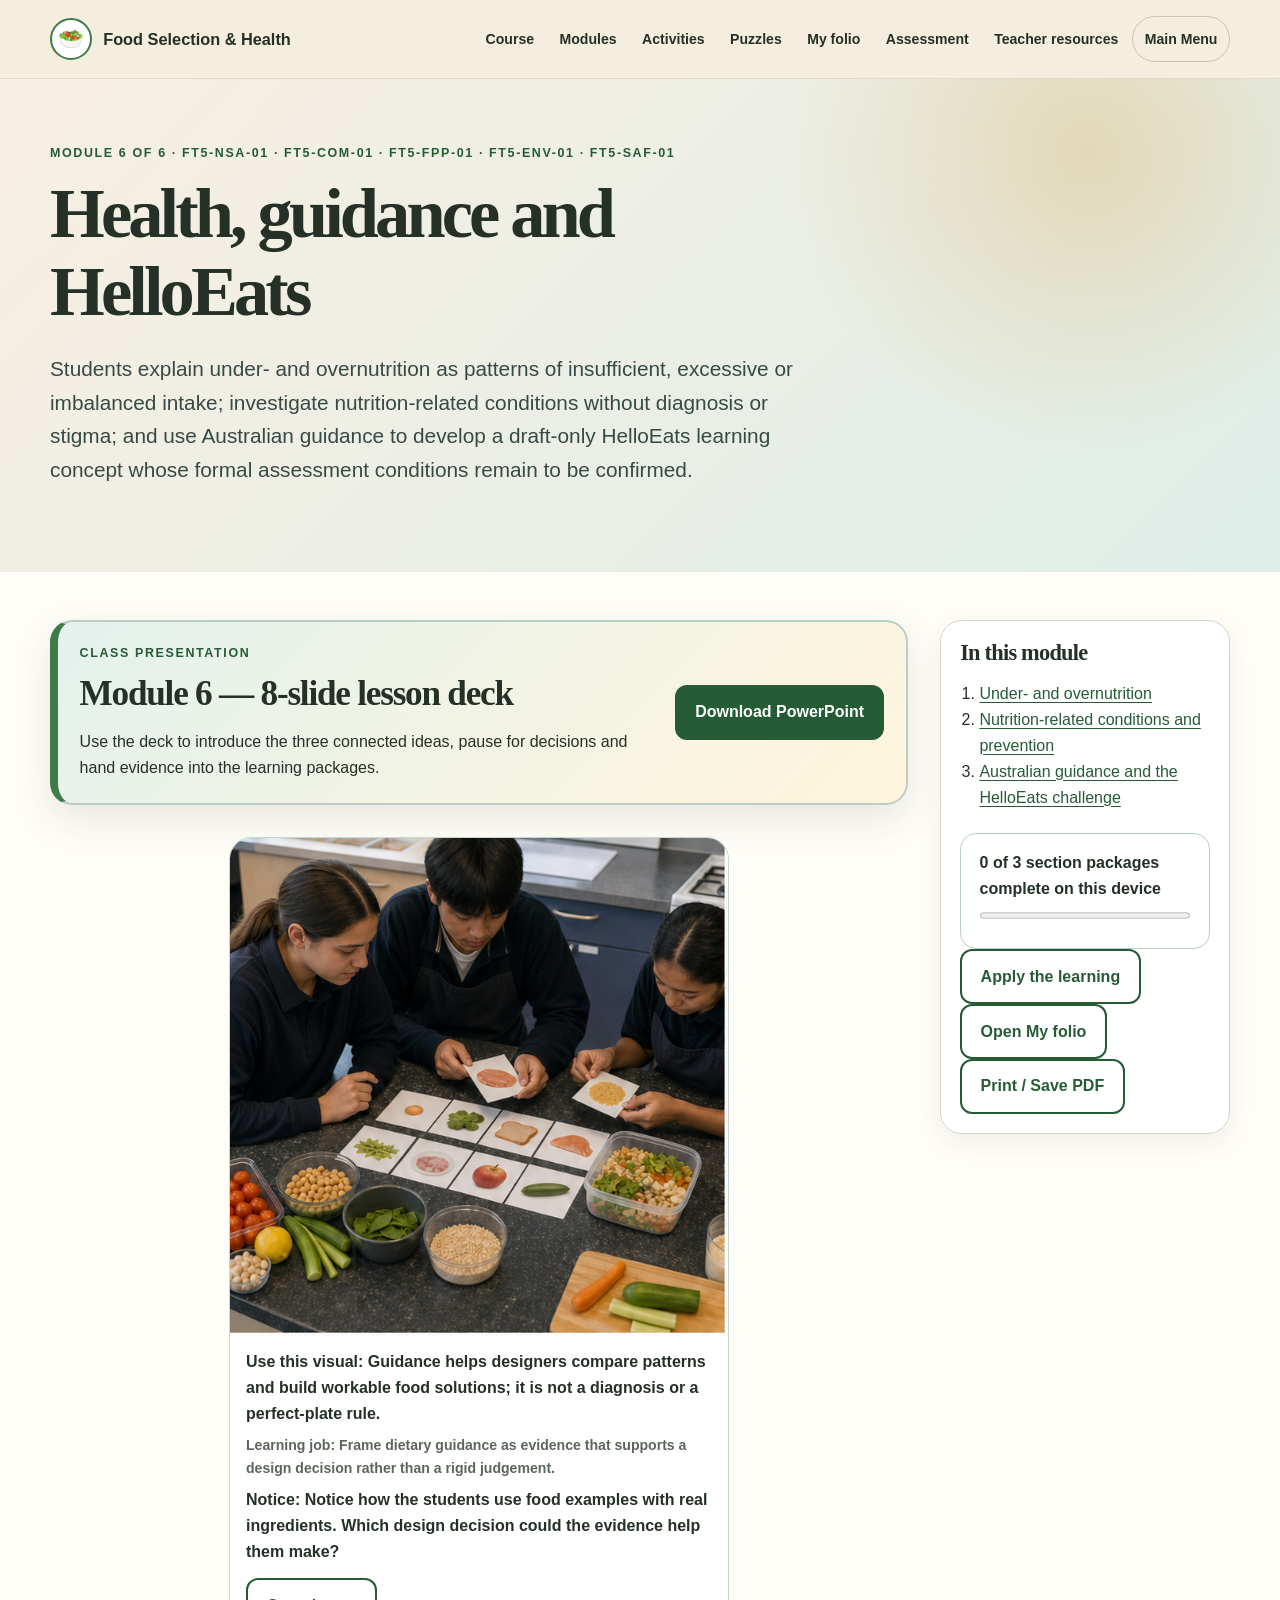
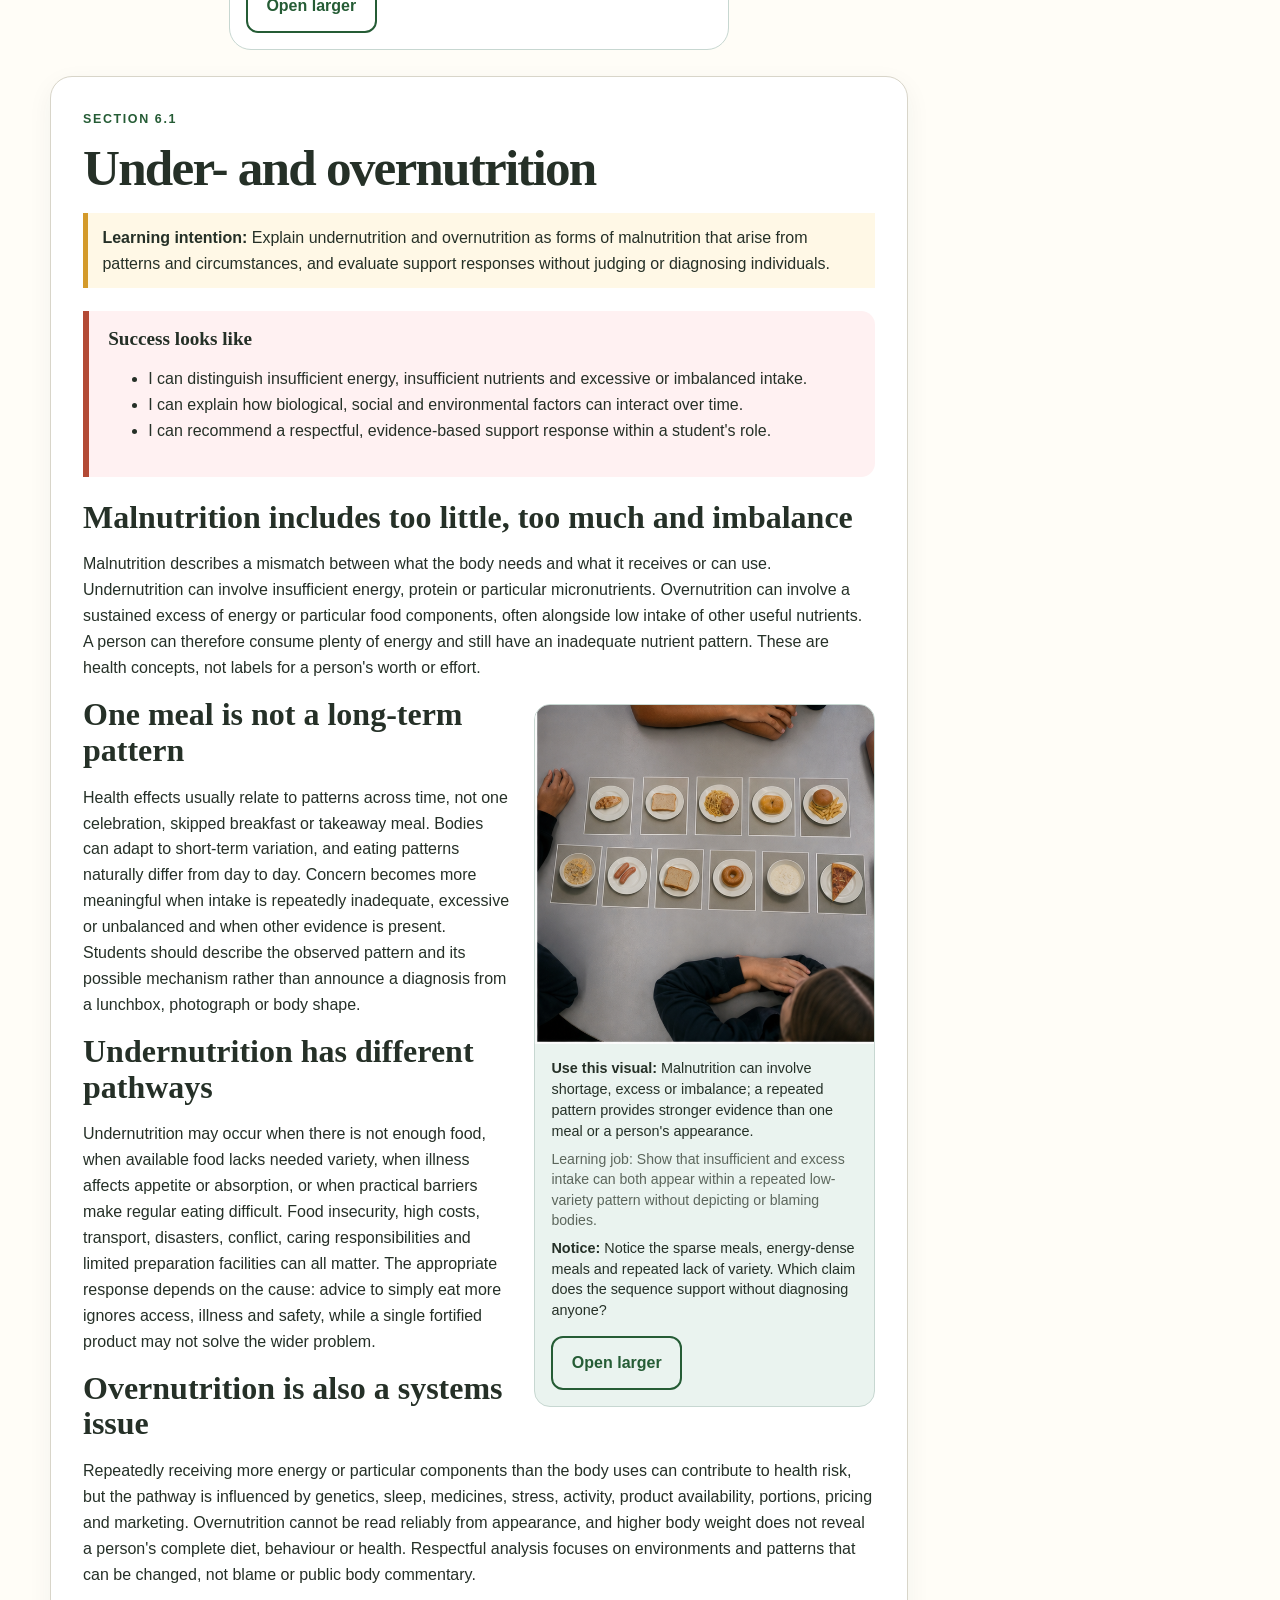
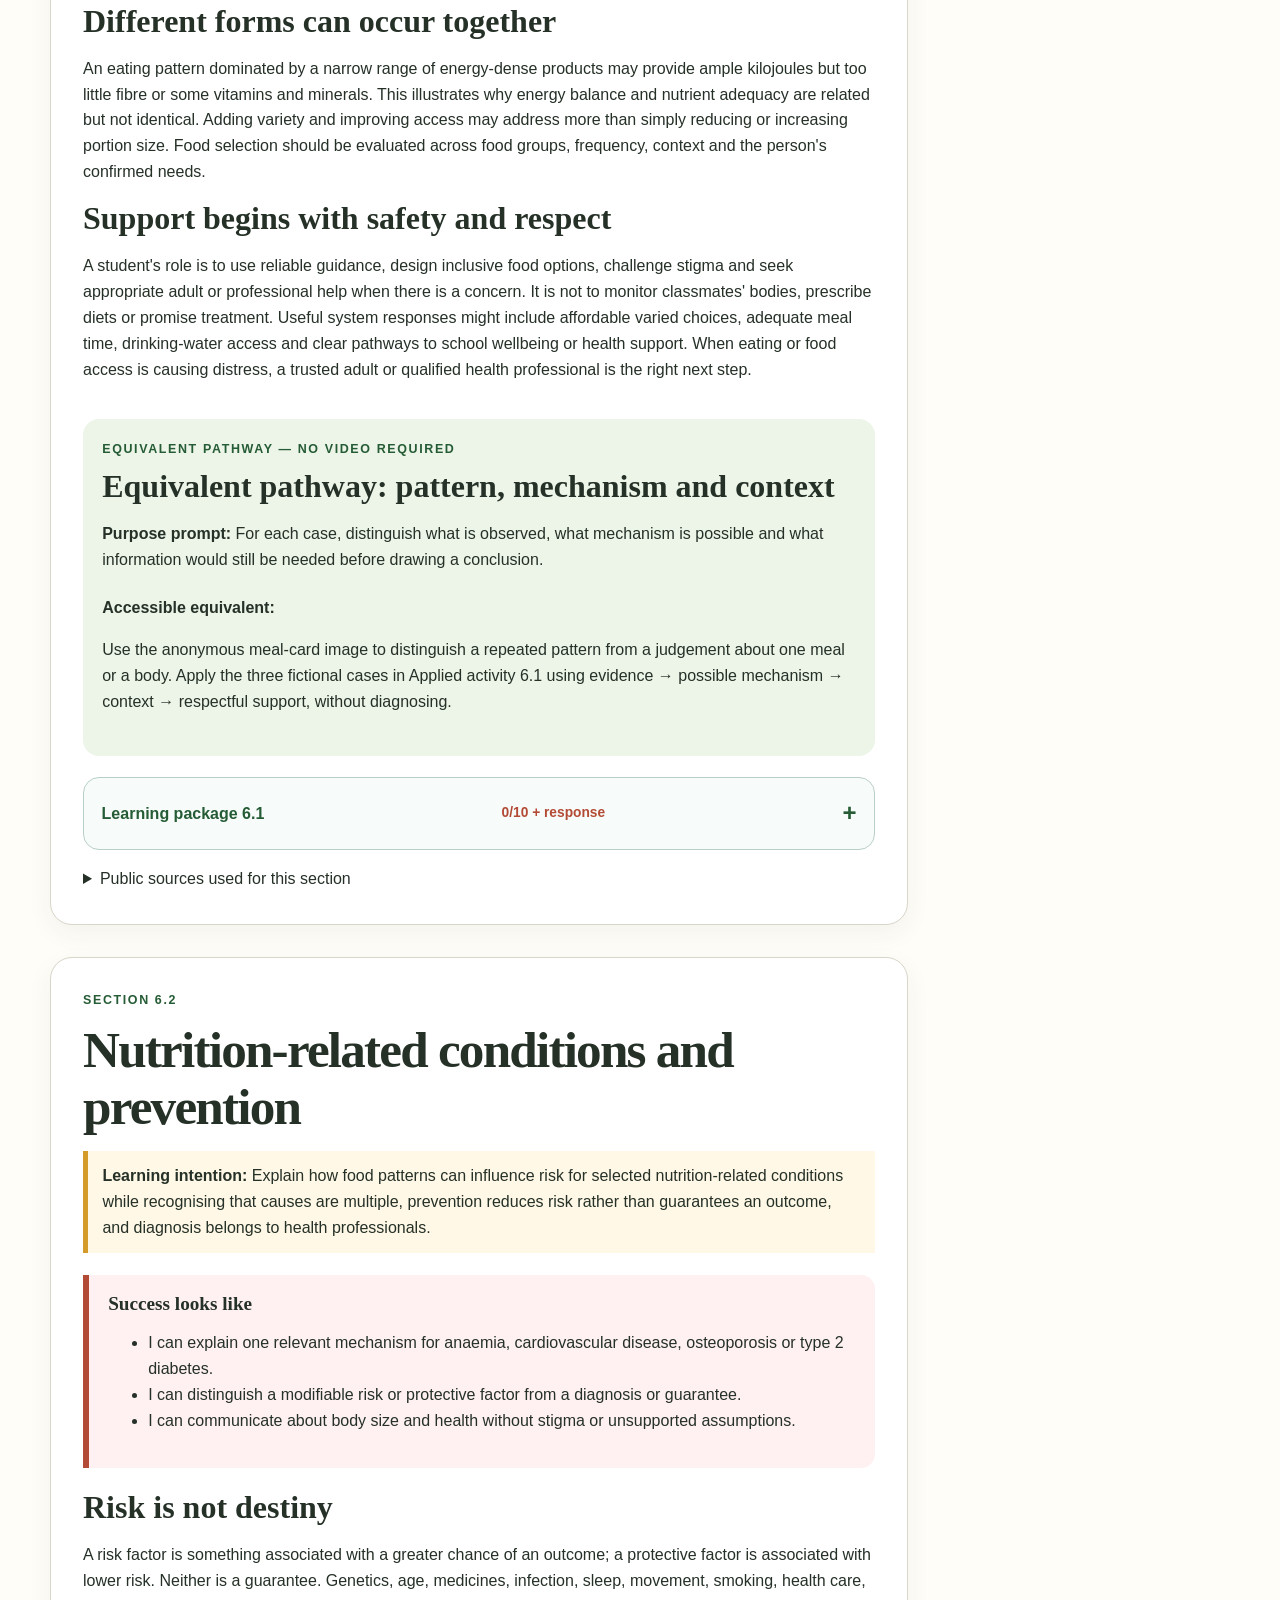
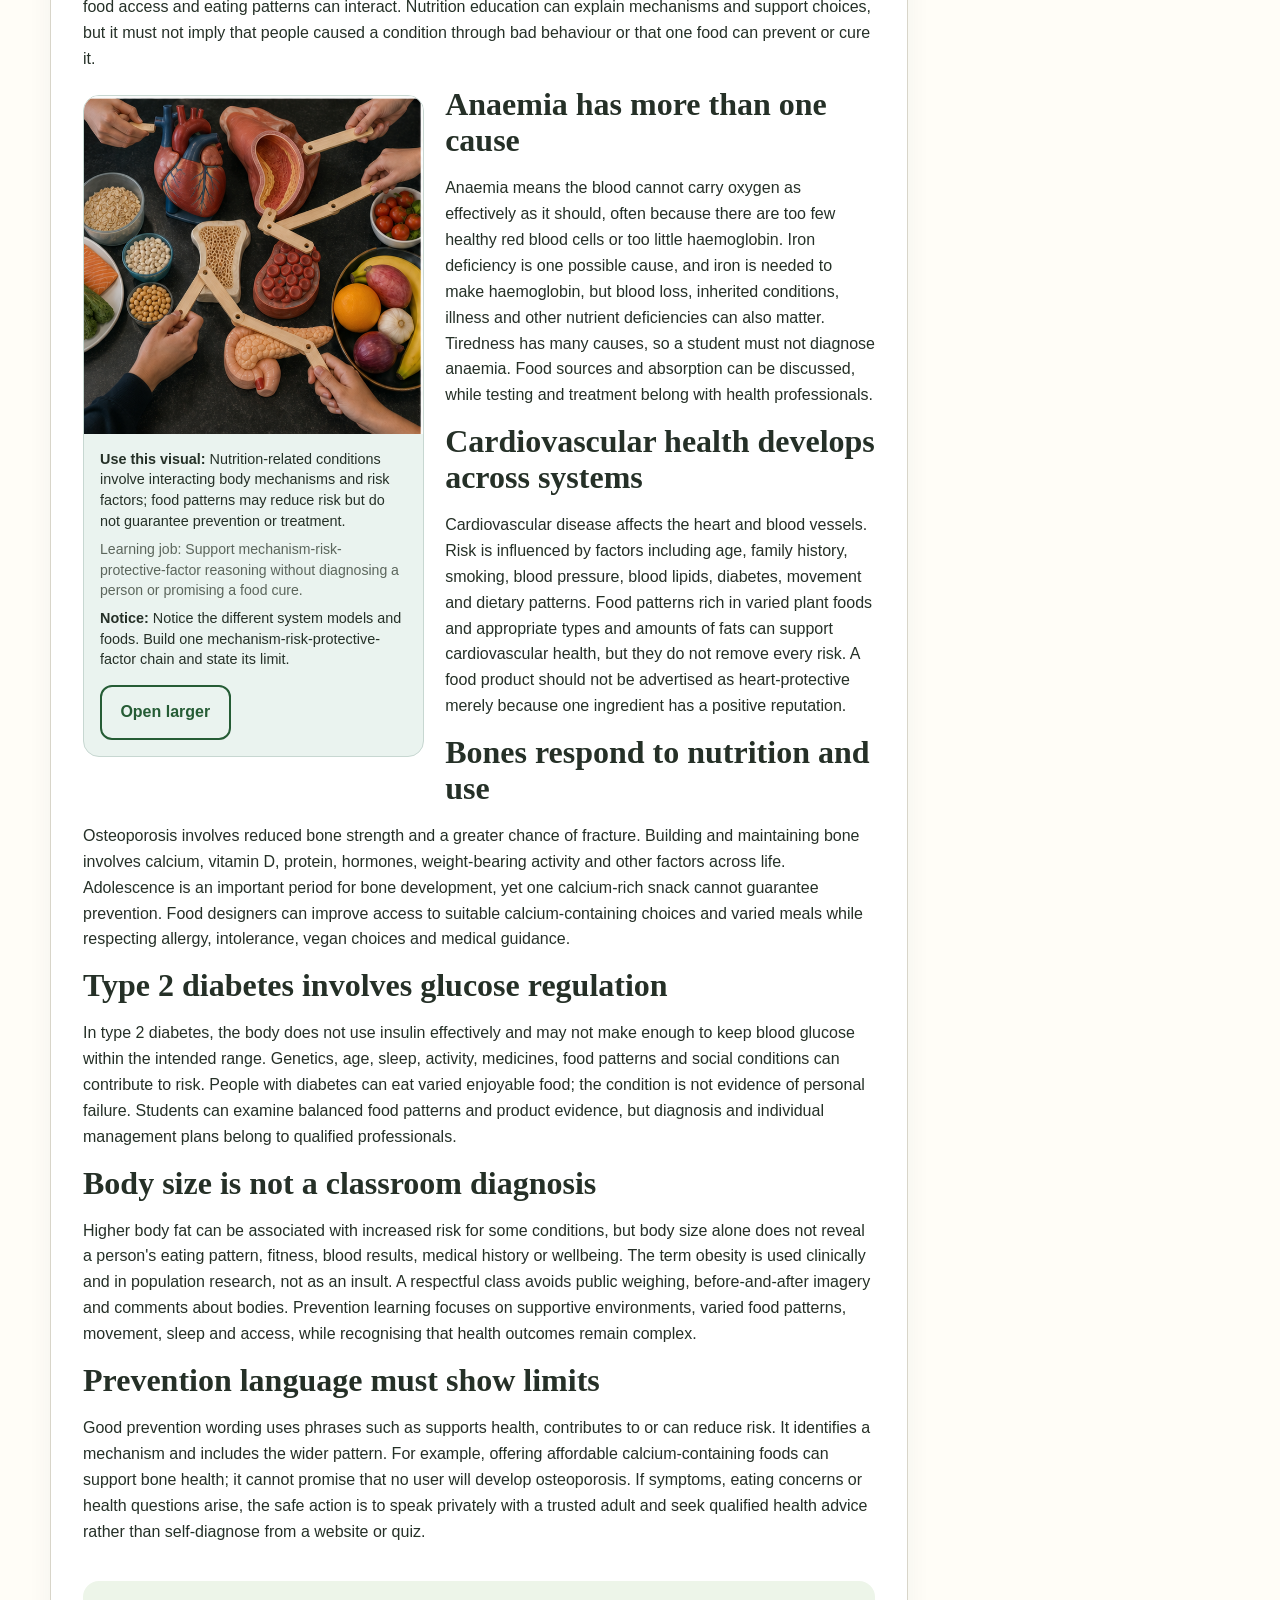
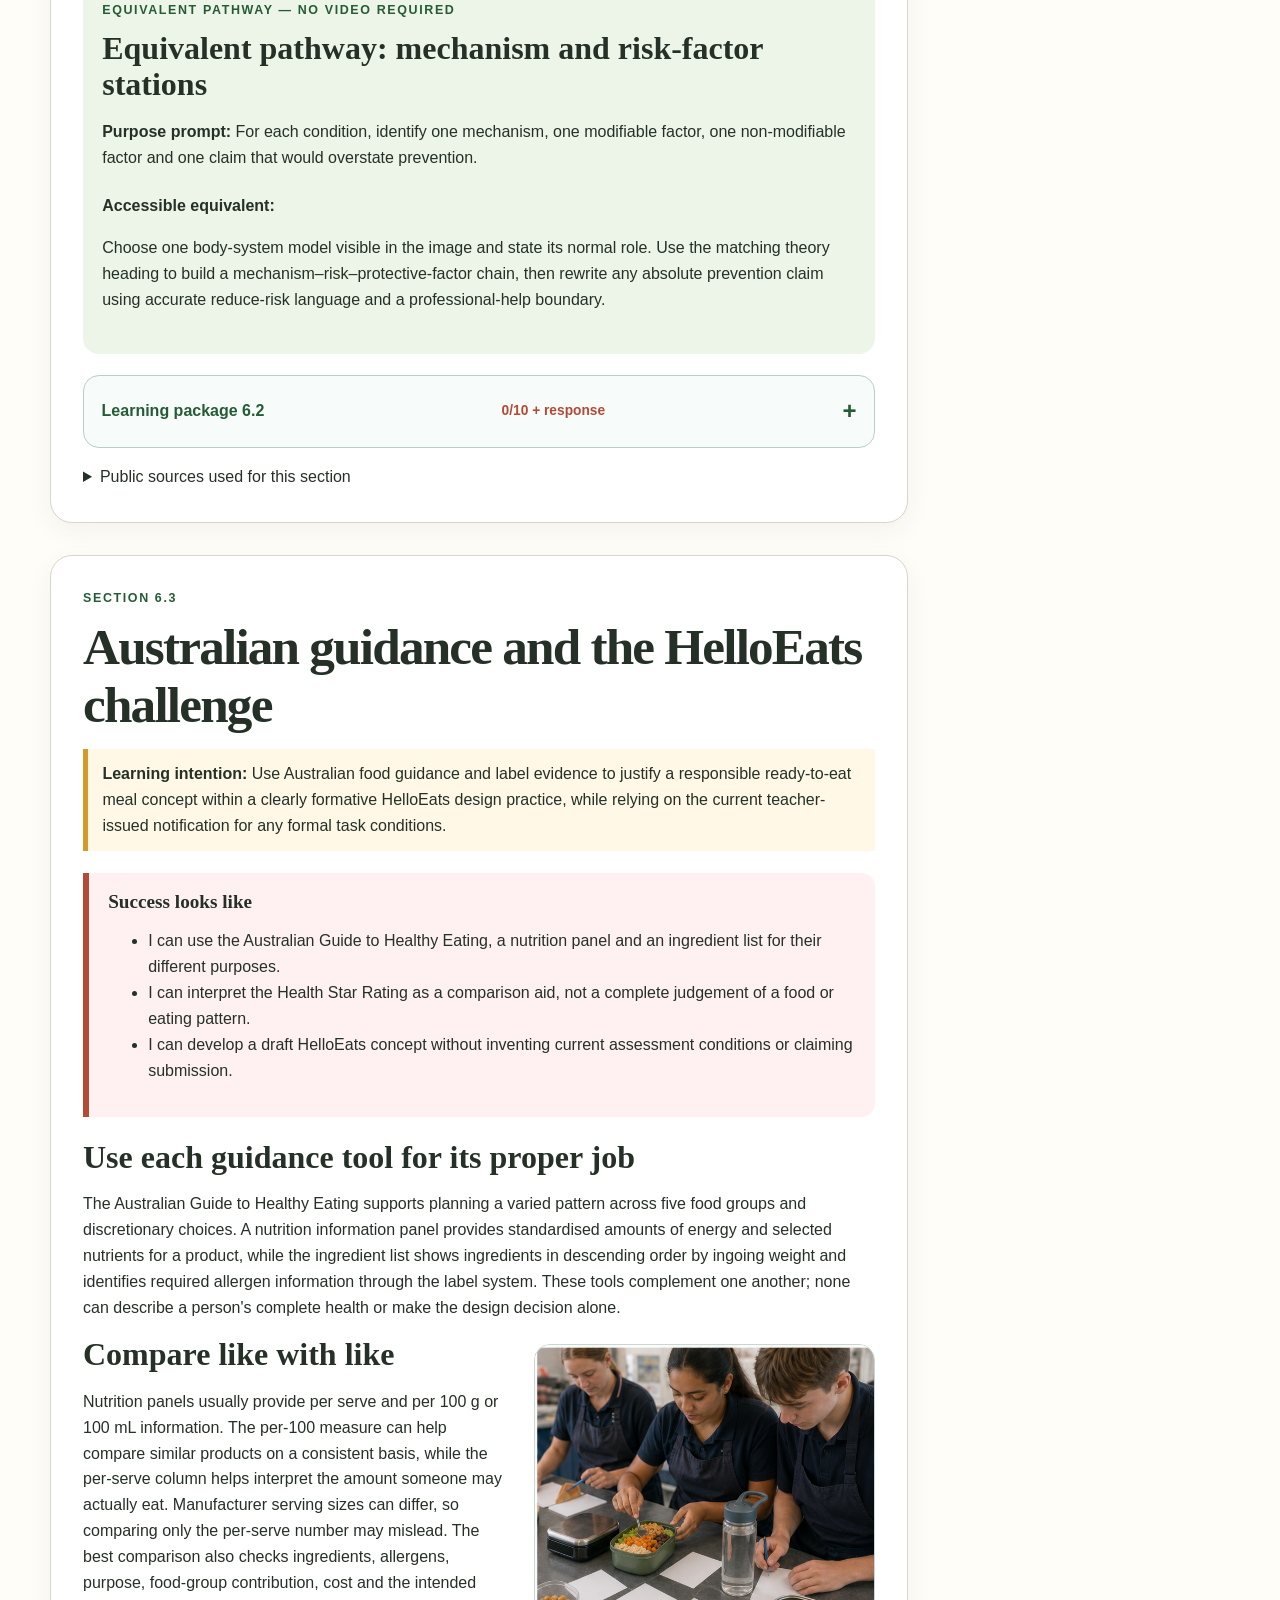
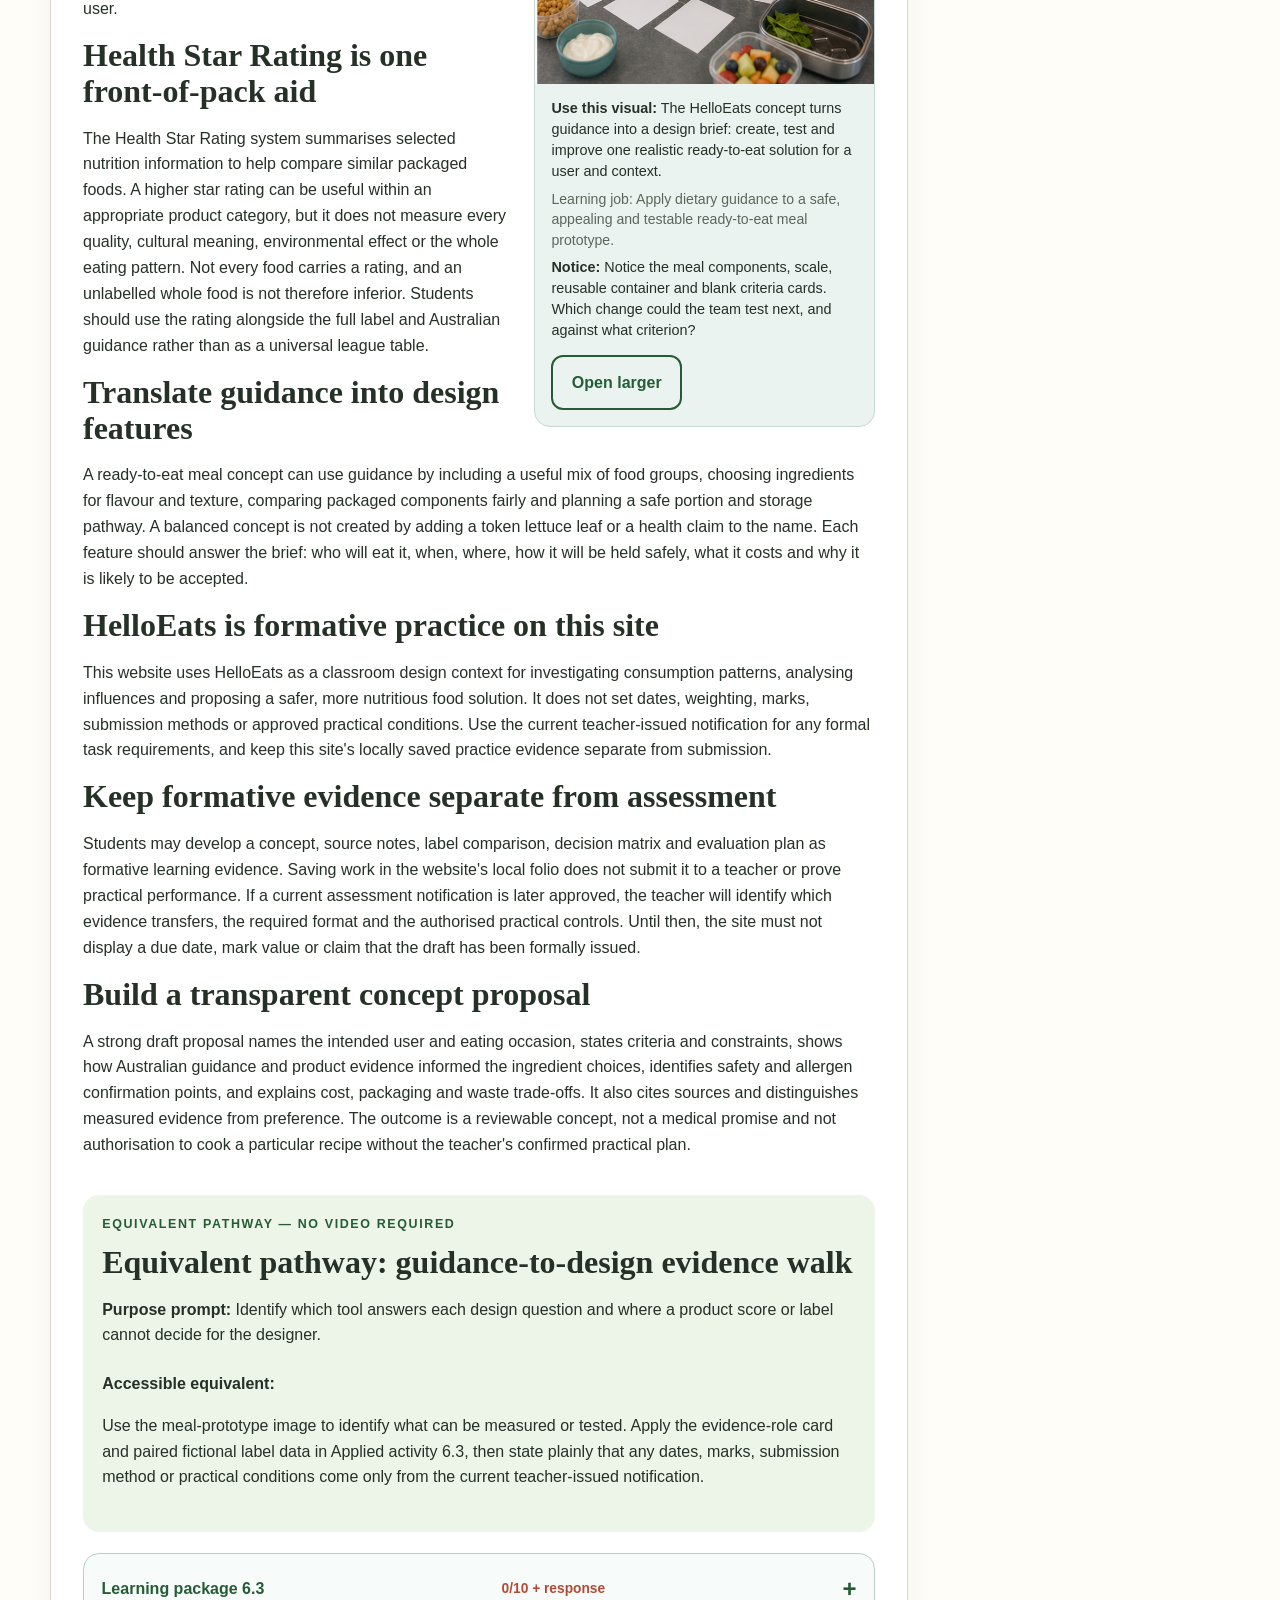
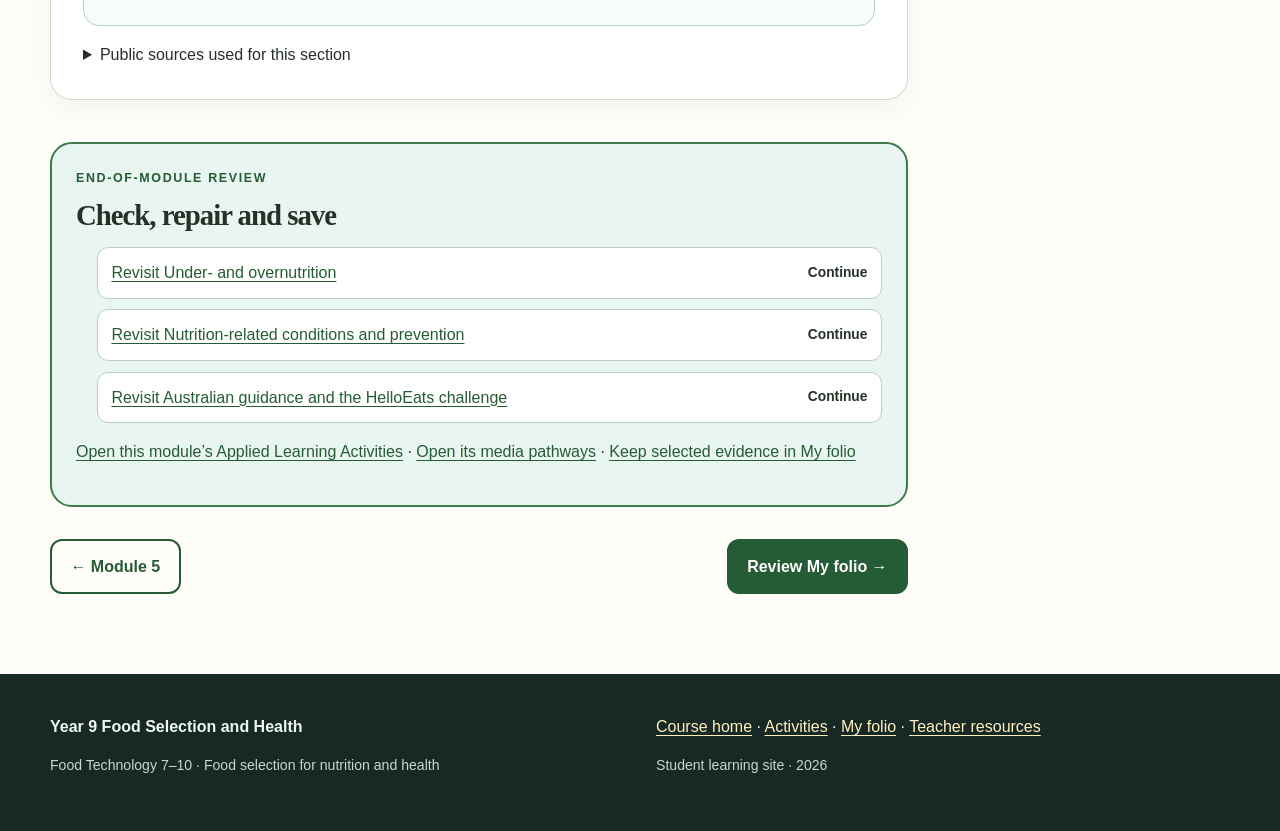
<file: modules/module-06.html>
<!doctype html>
<html lang="en-AU"><head><meta charset="utf-8"><meta name="viewport" content="width=device-width, initial-scale=1"><meta name="description" content="Module 6, Health, guidance and HelloEats, in Year 9 Food Selection and Health."><title>Module 6: Health, guidance and HelloEats | Food Selection and Health</title><link rel="stylesheet" href="../assets/styles.css"></head>
<body><a class="skip-link" href="#main">Skip to course content</a>
  <header class="site-header"><div class="nav-wrap">
    <a class="brand" href="../index.html"><span class="brand-mark" aria-hidden="true">🥗</span><span>Food Selection &amp; Health</span></a>
    <button class="nav-toggle" aria-expanded="false" aria-controls="site-nav">Menu</button>
    <nav class="site-nav" id="site-nav" aria-label="Main navigation">
      <a href="../index.html">Course</a>
      <a href="../index.html#modules">Modules</a>
      <a href="../activities.html">Activities</a>
      <a href="../puzzles.html">Puzzles</a>
      <a href="../folio.html">My folio</a>
      <a href="../assessment.html">Assessment</a>
      <a href="../teacher-resources.html">Teacher resources</a>
      <a href="https://stevencowell.github.io/Main-Page/">Main Menu</a>
    </nav>
  </div></header><main id="main"><section class="page-hero module-hero"><div class="wrap"><p class="eyebrow">Module 6 of 6 · FT5-NSA-01 · FT5-COM-01 · FT5-FPP-01 · FT5-ENV-01 · FT5-SAF-01</p><h1>Health, guidance and HelloEats</h1><p class="lede">Students explain under- and overnutrition as patterns of insufficient, excessive or imbalanced intake; investigate nutrition-related conditions without diagnosis or stigma; and use Australian guidance to develop a draft-only HelloEats learning concept whose formal assessment conditions remain to be confirmed.</p></div></section><div class="wrap module-layout"><article class="module-article"><section class="module-presentation" id="m06-presentation" data-module-presentation><div><p class="eyebrow">Class presentation</p><h2>Module 6 — 8-slide lesson deck</h2><p>Use the deck to introduce the three connected ideas, pause for decisions and hand evidence into the learning packages.</p></div><a class="button presentation-download" id="m06-presentation-download" href="../resources/presentations/Food-Selection-Health-Module-06-Health-guidance-and-HelloEats.pptx" data-module-presentation-download download>Download PowerPoint</a></section><figure class="module-context-visual" id="m06-context-visual"><img class="visual-crop-image" src="../assets/visual-m06-q1.png" alt="Three Year 9 students sort unlabelled food-photo cards beside vegetables, legumes, grains and a reusable meal container at a food-classroom bench." loading="lazy" decoding="async"><figcaption><strong>Use this visual:</strong> Guidance helps designers compare patterns and build workable food solutions; it is not a diagnosis or a perfect-plate rule. <span class="fine">Learning job: Frame dietary guidance as evidence that supports a design decision rather than a rigid judgement.</span><span class="visual-notice"><strong>Notice:</strong> Notice how the students use food examples with real ingredients. Which design decision could the evidence help them make?</span></figcaption><div class="visual-actions"><a class="button secondary visual-open" href="../assets/visual-m06-board.png" data-visual-open data-visual-alt="Full four-scene learning storyboard for Module 6, containing the module context and its three section visuals." data-visual-caption="Open the unchanged full-resolution Module 6 storyboard. Use the adjacent caption and Notice prompt for the relevant scene." aria-haspopup="dialog" aria-label="Open the full Module 6 storyboard in a larger view">Open larger</a></div></figure><section class="module-section" id="m06-s1" data-section-container>
    <div class="section-theory" id="m06-s1-theory"><p class="eyebrow">Section 6.1</p><h2>Under- and overnutrition</h2><p class="section-purpose"><strong>Learning intention:</strong> Explain undernutrition and overnutrition as forms of malnutrition that arise from patterns and circumstances, and evaluate support responses without judging or diagnosing individuals.</p><div class="concept-callout"><h3>Success looks like</h3><ul><li>I can distinguish insufficient energy, insufficient nutrients and excessive or imbalanced intake.</li><li>I can explain how biological, social and environmental factors can interact over time.</li><li>I can recommend a respectful, evidence-based support response within a student's role.</li></ul></div><h3 id="m06-s1-help-1">Malnutrition includes too little, too much and imbalance</h3><p>Malnutrition describes a mismatch between what the body needs and what it receives or can use. Undernutrition can involve insufficient energy, protein or particular micronutrients. Overnutrition can involve a sustained excess of energy or particular food components, often alongside low intake of other useful nutrients. A person can therefore consume plenty of energy and still have an inadequate nutrient pattern. These are health concepts, not labels for a person's worth or effort.</p><figure class="section-visual theory-wrap-visual theory-wrap-right" id="m06-s1-visual"><img class="visual-crop-image" src="../assets/visual-m06-q2.png" alt="Student hands examine an anonymous sequence of meal-photo cards showing repeated low-variety foods, with some sparse meals and some energy-dense meals." loading="lazy" decoding="async"><figcaption><strong>Use this visual:</strong> Malnutrition can involve shortage, excess or imbalance; a repeated pattern provides stronger evidence than one meal or a person's appearance. <span class="fine">Learning job: Show that insufficient and excess intake can both appear within a repeated low-variety pattern without depicting or blaming bodies.</span><span class="visual-notice"><strong>Notice:</strong> Notice the sparse meals, energy-dense meals and repeated lack of variety. Which claim does the sequence support without diagnosing anyone?</span></figcaption><div class="visual-actions"><a class="button secondary visual-open" href="../assets/visual-m06-board.png" data-visual-open data-visual-alt="Full four-scene learning storyboard for Module 6, containing the module context and its three section visuals." data-visual-caption="Open the unchanged full-resolution Module 6 storyboard. Use the adjacent caption and Notice prompt for the relevant scene." aria-haspopup="dialog" aria-label="Open the full Module 6 storyboard in a larger view">Open larger</a></div></figure><h3 id="m06-s1-help-2">One meal is not a long-term pattern</h3><p>Health effects usually relate to patterns across time, not one celebration, skipped breakfast or takeaway meal. Bodies can adapt to short-term variation, and eating patterns naturally differ from day to day. Concern becomes more meaningful when intake is repeatedly inadequate, excessive or unbalanced and when other evidence is present. Students should describe the observed pattern and its possible mechanism rather than announce a diagnosis from a lunchbox, photograph or body shape.</p><h3 id="m06-s1-help-3">Undernutrition has different pathways</h3><p>Undernutrition may occur when there is not enough food, when available food lacks needed variety, when illness affects appetite or absorption, or when practical barriers make regular eating difficult. Food insecurity, high costs, transport, disasters, conflict, caring responsibilities and limited preparation facilities can all matter. The appropriate response depends on the cause: advice to simply eat more ignores access, illness and safety, while a single fortified product may not solve the wider problem.</p><h3 id="m06-s1-help-4">Overnutrition is also a systems issue</h3><p>Repeatedly receiving more energy or particular components than the body uses can contribute to health risk, but the pathway is influenced by genetics, sleep, medicines, stress, activity, product availability, portions, pricing and marketing. Overnutrition cannot be read reliably from appearance, and higher body weight does not reveal a person's complete diet, behaviour or health. Respectful analysis focuses on environments and patterns that can be changed, not blame or public body commentary.</p><h3 id="m06-s1-help-5">Different forms can occur together</h3><p>An eating pattern dominated by a narrow range of energy-dense products may provide ample kilojoules but too little fibre or some vitamins and minerals. This illustrates why energy balance and nutrient adequacy are related but not identical. Adding variety and improving access may address more than simply reducing or increasing portion size. Food selection should be evaluated across food groups, frequency, context and the person's confirmed needs.</p><h3 id="m06-s1-help-6">Support begins with safety and respect</h3><p>A student's role is to use reliable guidance, design inclusive food options, challenge stigma and seek appropriate adult or professional help when there is a concern. It is not to monitor classmates' bodies, prescribe diets or promise treatment. Useful system responses might include affordable varied choices, adequate meal time, drinking-water access and clear pathways to school wellbeing or health support. When eating or food access is causing distress, a trusted adult or qualified health professional is the right next step.</p></div>
    
    <section class="section-pathway" id="m06-s1-media" aria-labelledby="m06-s1-pathway"><p class="eyebrow">Equivalent pathway — no video required</p><h3 id="m06-s1-pathway">Equivalent pathway: pattern, mechanism and context</h3><p><strong>Purpose prompt:</strong> For each case, distinguish what is observed, what mechanism is possible and what information would still be needed before drawing a conclusion.</p><div class="equivalent-path"><strong>Accessible equivalent:</strong><p>Use the anonymous meal-card image to distinguish a repeated pattern from a judgement about one meal or a body. Apply the three fictional cases in Applied activity 6.1 using evidence → possible mechanism → context → respectful support, without diagnosing.</p></div></section>
    <span id="m06-s1-learning-end" hidden></span><details class="learning-package" id="m06-s1-package" data-learning-package data-section-id="m06-s1"><summary id="m06-s1-package-summary"><span>Learning package 6.1</span><span class="package-progress" data-package-progress>0/10 + response</span></summary><div class="learning-package-body"><p>Use each explanation to repair your thinking as you go. All work saves only in this browser on this device.</p><h3>Knowledge checks</h3><fieldset class="knowledge-question" id="m06-s01-q01"><legend>1. Which statement best defines malnutrition in this section?</legend><div class="option-list"><label for="m06-s01-q01-o1"><input id="m06-s01-q01-o1" type="radio" name="m06-s01-q01" value="m06-s01-q01-o1"><span>A mismatch between needs and the energy or nutrients received or used</span></label><label for="m06-s01-q01-o2"><input id="m06-s01-q01-o2" type="radio" name="m06-s01-q01" value="m06-s01-q01-o2"><span>Only having too little food</span></label><label for="m06-s01-q01-o3"><input id="m06-s01-q01-o3" type="radio" name="m06-s01-q01" value="m06-s01-q01-o3"><span>A judgement about self-control</span></label><label for="m06-s01-q01-o4"><input id="m06-s01-q01-o4" type="radio" name="m06-s01-q01" value="m06-s01-q01-o4"><span>A condition visible from one photograph</span></label></div><p class="question-feedback" data-feedback-for="m06-s01-q01" hidden aria-live="polite"></p><a class="help-link" href="#m06-s1-help-1">Review the linked theory help</a></fieldset><fieldset class="knowledge-question" id="m06-s01-q02"><legend>2. Can a pattern provide enough energy but too little of some nutrients?</legend><div class="option-list"><label for="m06-s01-q02-o1"><input id="m06-s01-q02-o1" type="radio" name="m06-s01-q02" value="m06-s01-q02-o1"><span>Yes, energy and nutrient adequacy are related but not identical</span></label><label for="m06-s01-q02-o2"><input id="m06-s01-q02-o2" type="radio" name="m06-s01-q02" value="m06-s01-q02-o2"><span>No, high energy guarantees every nutrient</span></label><label for="m06-s01-q02-o3"><input id="m06-s01-q02-o3" type="radio" name="m06-s01-q02" value="m06-s01-q02-o3"><span>Only if the food is homemade</span></label><label for="m06-s01-q02-o4"><input id="m06-s01-q02-o4" type="radio" name="m06-s01-q02" value="m06-s01-q02-o4"><span>Only during one meal</span></label></div><p class="question-feedback" data-feedback-for="m06-s01-q02" hidden aria-live="polite"></p><a class="help-link" href="#m06-s1-help-2">Review the linked theory help</a></fieldset><fieldset class="knowledge-question" id="m06-s01-q03"><legend>3. Why is one skipped breakfast insufficient evidence for a long-term conclusion?</legend><div class="option-list"><label for="m06-s01-q03-o1"><input id="m06-s01-q03-o1" type="radio" name="m06-s01-q03" value="m06-s01-q03-o1"><span>Nutrition effects and adequacy depend on repeated patterns and wider context</span></label><label for="m06-s01-q03-o2"><input id="m06-s01-q03-o2" type="radio" name="m06-s01-q03" value="m06-s01-q03-o2"><span>Breakfast never matters</span></label><label for="m06-s01-q03-o3"><input id="m06-s01-q03-o3" type="radio" name="m06-s01-q03" value="m06-s01-q03-o3"><span>All later meals are identical</span></label><label for="m06-s01-q03-o4"><input id="m06-s01-q03-o4" type="radio" name="m06-s01-q03" value="m06-s01-q03-o4"><span>Students can diagnose from body shape instead</span></label></div><p class="question-feedback" data-feedback-for="m06-s01-q03" hidden aria-live="polite"></p><a class="help-link" href="#m06-s1-help-3">Review the linked theory help</a></fieldset><fieldset class="knowledge-question" id="m06-s01-q04"><legend>4. Which can contribute to undernutrition?</legend><div class="option-list"><label for="m06-s01-q04-o1"><input id="m06-s01-q04-o1" type="radio" name="m06-s01-q04" value="m06-s01-q04-o1"><span>Food insecurity, illness affecting absorption or limited preparation access</span></label><label for="m06-s01-q04-o2"><input id="m06-s01-q04-o2" type="radio" name="m06-s01-q04" value="m06-s01-q04-o2"><span>Only disliking one vegetable</span></label><label for="m06-s01-q04-o3"><input id="m06-s01-q04-o3" type="radio" name="m06-s01-q04" value="m06-s01-q04-o3"><span>A single celebration meal</span></label><label for="m06-s01-q04-o4"><input id="m06-s01-q04-o4" type="radio" name="m06-s01-q04" value="m06-s01-q04-o4"><span>The colour of a food package</span></label></div><p class="question-feedback" data-feedback-for="m06-s01-q04" hidden aria-live="polite"></p><a class="help-link" href="#m06-s1-help-4">Review the linked theory help</a></fieldset><fieldset class="knowledge-question" id="m06-s01-q05"><legend>5. Which statement about overnutrition is most accurate?</legend><div class="option-list"><label for="m06-s01-q05-o1"><input id="m06-s01-q05-o1" type="radio" name="m06-s01-q05" value="m06-s01-q05-o1"><span>It can involve sustained excess or imbalance shaped by biological and environmental factors</span></label><label for="m06-s01-q05-o2"><input id="m06-s01-q05-o2" type="radio" name="m06-s01-q05" value="m06-s01-q05-o2"><span>It is visible from appearance alone</span></label><label for="m06-s01-q05-o3"><input id="m06-s01-q05-o3" type="radio" name="m06-s01-q05" value="m06-s01-q05-o3"><span>It always results from laziness</span></label><label for="m06-s01-q05-o4"><input id="m06-s01-q05-o4" type="radio" name="m06-s01-q05" value="m06-s01-q05-o4"><span>It can be diagnosed from one food diary entry</span></label></div><p class="question-feedback" data-feedback-for="m06-s01-q05" hidden aria-live="polite"></p><a class="help-link" href="#m06-s1-help-5">Review the linked theory help</a></fieldset><fieldset class="knowledge-question" id="m06-s01-q06"><legend>6. What should a student do when worried that food access is causing someone distress?</legend><div class="option-list"><label for="m06-s01-q06-o1"><input id="m06-s01-q06-o1" type="radio" name="m06-s01-q06" value="m06-s01-q06-o1"><span>Encourage contact with a trusted adult or appropriate support</span></label><label for="m06-s01-q06-o2"><input id="m06-s01-q06-o2" type="radio" name="m06-s01-q06" value="m06-s01-q06-o2"><span>Publicly inspect the person's lunch</span></label><label for="m06-s01-q06-o3"><input id="m06-s01-q06-o3" type="radio" name="m06-s01-q06" value="m06-s01-q06-o3"><span>Prescribe a restrictive diet</span></label><label for="m06-s01-q06-o4"><input id="m06-s01-q06-o4" type="radio" name="m06-s01-q06" value="m06-s01-q06-o4"><span>Post the concern online</span></label></div><p class="question-feedback" data-feedback-for="m06-s01-q06" hidden aria-live="polite"></p><a class="help-link" href="#m06-s1-help-6">Review the linked theory help</a></fieldset><fieldset class="knowledge-question" id="m06-s01-q07"><legend>7. Which is a systems response to nutrition risk?</legend><div class="option-list"><label for="m06-s01-q07-o1"><input id="m06-s01-q07-o1" type="radio" name="m06-s01-q07" value="m06-s01-q07-o1"><span>Improve access to affordable varied food, meal time and drinking water</span></label><label for="m06-s01-q07-o2"><input id="m06-s01-q07-o2" type="radio" name="m06-s01-q07" value="m06-s01-q07-o2"><span>Tell individuals to try harder</span></label><label for="m06-s01-q07-o3"><input id="m06-s01-q07-o3" type="radio" name="m06-s01-q07" value="m06-s01-q07-o3"><span>Rank classmates by body size</span></label><label for="m06-s01-q07-o4"><input id="m06-s01-q07-o4" type="radio" name="m06-s01-q07" value="m06-s01-q07-o4"><span>Remove culturally familiar foods</span></label></div><p class="question-feedback" data-feedback-for="m06-s01-q07" hidden aria-live="polite"></p><a class="help-link" href="#m06-s1-help-1">Review the linked theory help</a></fieldset><fieldset class="knowledge-question" id="m06-s01-q08"><legend>8. Why can advice to simply eat more be inadequate?</legend><div class="option-list"><label for="m06-s01-q08-o1"><input id="m06-s01-q08-o1" type="radio" name="m06-s01-q08" value="m06-s01-q08-o1"><span>The cause may involve access, illness, absorption, safety or other barriers</span></label><label for="m06-s01-q08-o2"><input id="m06-s01-q08-o2" type="radio" name="m06-s01-q08" value="m06-s01-q08-o2"><span>Quantity never matters</span></label><label for="m06-s01-q08-o3"><input id="m06-s01-q08-o3" type="radio" name="m06-s01-q08" value="m06-s01-q08-o3"><span>All undernutrition has one cause</span></label><label for="m06-s01-q08-o4"><input id="m06-s01-q08-o4" type="radio" name="m06-s01-q08" value="m06-s01-q08-o4"><span>Only supplements can help</span></label></div><p class="question-feedback" data-feedback-for="m06-s01-q08" hidden aria-live="polite"></p><a class="help-link" href="#m06-s1-help-2">Review the linked theory help</a></fieldset><fieldset class="knowledge-question" id="m06-s01-q09"><legend>9. Which observation is safest for a classroom case analysis?</legend><div class="option-list"><label for="m06-s01-q09-o1"><input id="m06-s01-q09-o1" type="radio" name="m06-s01-q09" value="m06-s01-q09-o1"><span>The recorded pattern contains limited variety across several days</span></label><label for="m06-s01-q09-o2"><input id="m06-s01-q09-o2" type="radio" name="m06-s01-q09" value="m06-s01-q09-o2"><span>The person looks unhealthy</span></label><label for="m06-s01-q09-o3"><input id="m06-s01-q09-o3" type="radio" name="m06-s01-q09" value="m06-s01-q09-o3"><span>The person must have a named condition</span></label><label for="m06-s01-q09-o4"><input id="m06-s01-q09-o4" type="radio" name="m06-s01-q09" value="m06-s01-q09-o4"><span>The person's choices show poor character</span></label></div><p class="question-feedback" data-feedback-for="m06-s01-q09" hidden aria-live="polite"></p><a class="help-link" href="#m06-s1-help-3">Review the linked theory help</a></fieldset><fieldset class="knowledge-question" id="m06-s01-q10"><legend>10. What is the most important boundary for a Year 9 food designer?</legend><div class="option-list"><label for="m06-s01-q10-o1"><input id="m06-s01-q10-o1" type="radio" name="m06-s01-q10" value="m06-s01-q10-o1"><span>Design and communicate from reliable guidance without diagnosing or prescribing</span></label><label for="m06-s01-q10-o2"><input id="m06-s01-q10-o2" type="radio" name="m06-s01-q10" value="m06-s01-q10-o2"><span>Guarantee a food will treat illness</span></label><label for="m06-s01-q10-o3"><input id="m06-s01-q10-o3" type="radio" name="m06-s01-q10" value="m06-s01-q10-o3"><span>Collect classmates' private health details</span></label><label for="m06-s01-q10-o4"><input id="m06-s01-q10-o4" type="radio" name="m06-s01-q10" value="m06-s01-q10-o4"><span>Use guilt to change behaviour</span></label></div><p class="question-feedback" data-feedback-for="m06-s01-q10" hidden aria-live="polite"></p><a class="help-link" href="#m06-s1-help-4">Review the linked theory help</a></fieldset><section class="long-response"><h3>Long response</h3><label for="m06-s1-response">Analyse a fictional community nutrition case by explaining the possible undernutrition, overnutrition or imbalance mechanism, the interacting causes and a respectful support response without diagnosing an individual.</label><textarea id="m06-s1-response" data-long-response rows="10" placeholder="Build a clear claim, use section evidence and explain your reasoning."></textarea><div class="response-support"><div><h4>Response scaffold</h4><ul><li>State only the food-pattern and context evidence provided.</li><li>Explain the possible energy or nutrient mechanism using cautious language.</li><li>Identify at least three interacting biological, social or environmental factors.</li><li>Propose one food-design response and one broader system support.</li><li>State the limits of the evidence and where professional help would be appropriate.</li></ul></div><div><h4>Quality criteria</h4><ul><li>Distinguishes energy, nutrients and pattern duration</li><li>Uses cautious non-diagnostic language</li><li>Explains interacting causes without blame</li><li>Routes support safely and respects privacy</li></ul></div></div><p class="folio-brief"><strong>Folio handoff:</strong> Save the case mechanism map and respectful response under Folio &gt; Nutrition patterns and support. <a href="../folio.html">Open My folio</a>.</p></section><div class="package-save-row"><p id="m06-s1-save-status" data-save-status aria-live="polite">0/10 checks saved · long response still needs detail</p><a id="m06-s1-resume" href="#m06-s01-q01">Resume this package</a><button class="text-button" type="button" data-reset-package>Clear this section</button></div></div></details>
    <details class="source-links"><summary>Public sources used for this section</summary><ul class="source-list"><li><a href="https://www.aihw.gov.au/reports-data/behaviours-risk-factors/food-nutrition/overview" target="_blank" rel="noreferrer">https://www.aihw.gov.au/reports-data/behaviours-risk-factors/food-nutrition/overview</a></li><li><a href="https://www.eatforhealth.gov.au/" target="_blank" rel="noreferrer">https://www.eatforhealth.gov.au/</a></li><li><a href="https://www.eatforhealth.gov.au/guidelines/australian-guide-healthy-eating" target="_blank" rel="noreferrer">https://www.eatforhealth.gov.au/guidelines/australian-guide-healthy-eating</a></li></ul></details>
  </section><section class="module-section" id="m06-s2" data-section-container>
    <div class="section-theory" id="m06-s2-theory"><p class="eyebrow">Section 6.2</p><h2>Nutrition-related conditions and prevention</h2><p class="section-purpose"><strong>Learning intention:</strong> Explain how food patterns can influence risk for selected nutrition-related conditions while recognising that causes are multiple, prevention reduces risk rather than guarantees an outcome, and diagnosis belongs to health professionals.</p><div class="concept-callout"><h3>Success looks like</h3><ul><li>I can explain one relevant mechanism for anaemia, cardiovascular disease, osteoporosis or type 2 diabetes.</li><li>I can distinguish a modifiable risk or protective factor from a diagnosis or guarantee.</li><li>I can communicate about body size and health without stigma or unsupported assumptions.</li></ul></div><h3 id="m06-s2-help-1">Risk is not destiny</h3><p>A risk factor is something associated with a greater chance of an outcome; a protective factor is associated with lower risk. Neither is a guarantee. Genetics, age, medicines, infection, sleep, movement, smoking, health care, food access and eating patterns can interact. Nutrition education can explain mechanisms and support choices, but it must not imply that people caused a condition through bad behaviour or that one food can prevent or cure it.</p><figure class="section-visual theory-wrap-visual theory-wrap-left" id="m06-s2-visual"><img class="visual-crop-image" src="../assets/visual-m06-q3.png" alt="Student hands connect unlabelled models of a heart, artery, porous bone, red blood cells and pancreas beside grains, legumes, fish, vegetables and fruit." loading="lazy" decoding="async"><figcaption><strong>Use this visual:</strong> Nutrition-related conditions involve interacting body mechanisms and risk factors; food patterns may reduce risk but do not guarantee prevention or treatment. <span class="fine">Learning job: Support mechanism-risk-protective-factor reasoning without diagnosing a person or promising a food cure.</span><span class="visual-notice"><strong>Notice:</strong> Notice the different system models and foods. Build one mechanism-risk-protective-factor chain and state its limit.</span></figcaption><div class="visual-actions"><a class="button secondary visual-open" href="../assets/visual-m06-board.png" data-visual-open data-visual-alt="Full four-scene learning storyboard for Module 6, containing the module context and its three section visuals." data-visual-caption="Open the unchanged full-resolution Module 6 storyboard. Use the adjacent caption and Notice prompt for the relevant scene." aria-haspopup="dialog" aria-label="Open the full Module 6 storyboard in a larger view">Open larger</a></div></figure><h3 id="m06-s2-help-2">Anaemia has more than one cause</h3><p>Anaemia means the blood cannot carry oxygen as effectively as it should, often because there are too few healthy red blood cells or too little haemoglobin. Iron deficiency is one possible cause, and iron is needed to make haemoglobin, but blood loss, inherited conditions, illness and other nutrient deficiencies can also matter. Tiredness has many causes, so a student must not diagnose anaemia. Food sources and absorption can be discussed, while testing and treatment belong with health professionals.</p><h3 id="m06-s2-help-3">Cardiovascular health develops across systems</h3><p>Cardiovascular disease affects the heart and blood vessels. Risk is influenced by factors including age, family history, smoking, blood pressure, blood lipids, diabetes, movement and dietary patterns. Food patterns rich in varied plant foods and appropriate types and amounts of fats can support cardiovascular health, but they do not remove every risk. A food product should not be advertised as heart-protective merely because one ingredient has a positive reputation.</p><h3 id="m06-s2-help-4">Bones respond to nutrition and use</h3><p>Osteoporosis involves reduced bone strength and a greater chance of fracture. Building and maintaining bone involves calcium, vitamin D, protein, hormones, weight-bearing activity and other factors across life. Adolescence is an important period for bone development, yet one calcium-rich snack cannot guarantee prevention. Food designers can improve access to suitable calcium-containing choices and varied meals while respecting allergy, intolerance, vegan choices and medical guidance.</p><h3 id="m06-s2-help-5">Type 2 diabetes involves glucose regulation</h3><p>In type 2 diabetes, the body does not use insulin effectively and may not make enough to keep blood glucose within the intended range. Genetics, age, sleep, activity, medicines, food patterns and social conditions can contribute to risk. People with diabetes can eat varied enjoyable food; the condition is not evidence of personal failure. Students can examine balanced food patterns and product evidence, but diagnosis and individual management plans belong to qualified professionals.</p><h3 id="m06-s2-help-6">Body size is not a classroom diagnosis</h3><p>Higher body fat can be associated with increased risk for some conditions, but body size alone does not reveal a person's eating pattern, fitness, blood results, medical history or wellbeing. The term obesity is used clinically and in population research, not as an insult. A respectful class avoids public weighing, before-and-after imagery and comments about bodies. Prevention learning focuses on supportive environments, varied food patterns, movement, sleep and access, while recognising that health outcomes remain complex.</p><h3 id="m06-s2-help-7">Prevention language must show limits</h3><p>Good prevention wording uses phrases such as supports health, contributes to or can reduce risk. It identifies a mechanism and includes the wider pattern. For example, offering affordable calcium-containing foods can support bone health; it cannot promise that no user will develop osteoporosis. If symptoms, eating concerns or health questions arise, the safe action is to speak privately with a trusted adult and seek qualified health advice rather than self-diagnose from a website or quiz.</p></div>
    
    <section class="section-pathway" id="m06-s2-media" aria-labelledby="m06-s2-pathway"><p class="eyebrow">Equivalent pathway — no video required</p><h3 id="m06-s2-pathway">Equivalent pathway: mechanism and risk-factor stations</h3><p><strong>Purpose prompt:</strong> For each condition, identify one mechanism, one modifiable factor, one non-modifiable factor and one claim that would overstate prevention.</p><div class="equivalent-path"><strong>Accessible equivalent:</strong><p>Choose one body-system model visible in the image and state its normal role. Use the matching theory heading to build a mechanism–risk–protective-factor chain, then rewrite any absolute prevention claim using accurate reduce-risk language and a professional-help boundary.</p></div></section>
    <span id="m06-s2-learning-end" hidden></span><details class="learning-package" id="m06-s2-package" data-learning-package data-section-id="m06-s2"><summary id="m06-s2-package-summary"><span>Learning package 6.2</span><span class="package-progress" data-package-progress>0/10 + response</span></summary><div class="learning-package-body"><p>Use each explanation to repair your thinking as you go. All work saves only in this browser on this device.</p><h3>Knowledge checks</h3><fieldset class="knowledge-question" id="m06-s02-q01"><legend>1. What does a risk factor mean?</legend><div class="option-list"><label for="m06-s02-q01-o1"><input id="m06-s02-q01-o1" type="radio" name="m06-s02-q01" value="m06-s02-q01-o1"><span>It is associated with a greater chance of an outcome but does not guarantee it</span></label><label for="m06-s02-q01-o2"><input id="m06-s02-q01-o2" type="radio" name="m06-s02-q01" value="m06-s02-q01-o2"><span>It proves a person will develop a condition</span></label><label for="m06-s02-q01-o3"><input id="m06-s02-q01-o3" type="radio" name="m06-s02-q01" value="m06-s02-q01-o3"><span>It identifies who is to blame</span></label><label for="m06-s02-q01-o4"><input id="m06-s02-q01-o4" type="radio" name="m06-s02-q01" value="m06-s02-q01-o4"><span>It is the same as a diagnosis</span></label></div><p class="question-feedback" data-feedback-for="m06-s02-q01" hidden aria-live="polite"></p><a class="help-link" href="#m06-s2-help-1">Review the linked theory help</a></fieldset><fieldset class="knowledge-question" id="m06-s02-q02"><legend>2. Why is tiredness alone not enough to diagnose iron-deficiency anaemia?</legend><div class="option-list"><label for="m06-s02-q02-o1"><input id="m06-s02-q02-o1" type="radio" name="m06-s02-q02" value="m06-s02-q02-o1"><span>Tiredness has many causes and anaemia can have different causes that require testing</span></label><label for="m06-s02-q02-o2"><input id="m06-s02-q02-o2" type="radio" name="m06-s02-q02" value="m06-s02-q02-o2"><span>Iron never affects haemoglobin</span></label><label for="m06-s02-q02-o3"><input id="m06-s02-q02-o3" type="radio" name="m06-s02-q02" value="m06-s02-q02-o3"><span>Only athletes experience tiredness</span></label><label for="m06-s02-q02-o4"><input id="m06-s02-q02-o4" type="radio" name="m06-s02-q02" value="m06-s02-q02-o4"><span>Food photos can provide a blood test</span></label></div><p class="question-feedback" data-feedback-for="m06-s02-q02" hidden aria-live="polite"></p><a class="help-link" href="#m06-s2-help-2">Review the linked theory help</a></fieldset><fieldset class="knowledge-question" id="m06-s02-q03"><legend>3. Which is a defensible statement about iron?</legend><div class="option-list"><label for="m06-s02-q03-o1"><input id="m06-s02-q03-o1" type="radio" name="m06-s02-q03" value="m06-s02-q03-o1"><span>Iron is needed to make haemoglobin, but food advice cannot identify the cause of someone's symptoms</span></label><label for="m06-s02-q03-o2"><input id="m06-s02-q03-o2" type="radio" name="m06-s02-q03" value="m06-s02-q03-o2"><span>An iron-rich snack cures every anaemia</span></label><label for="m06-s02-q03-o3"><input id="m06-s02-q03-o3" type="radio" name="m06-s02-q03" value="m06-s02-q03-o3"><span>More iron is always safer</span></label><label for="m06-s02-q03-o4"><input id="m06-s02-q03-o4" type="radio" name="m06-s02-q03" value="m06-s02-q03-o4"><span>Only animal foods can contribute iron</span></label></div><p class="question-feedback" data-feedback-for="m06-s02-q03" hidden aria-live="polite"></p><a class="help-link" href="#m06-s2-help-3">Review the linked theory help</a></fieldset><fieldset class="knowledge-question" id="m06-s02-q04"><legend>4. Which factor can influence cardiovascular risk?</legend><div class="option-list"><label for="m06-s02-q04-o1"><input id="m06-s02-q04-o1" type="radio" name="m06-s02-q04" value="m06-s02-q04-o1"><span>Blood pressure, smoking, family history, diabetes, movement and dietary patterns</span></label><label for="m06-s02-q04-o2"><input id="m06-s02-q04-o2" type="radio" name="m06-s02-q04" value="m06-s02-q04-o2"><span>Only whether one meal contains fat</span></label><label for="m06-s02-q04-o3"><input id="m06-s02-q04-o3" type="radio" name="m06-s02-q04" value="m06-s02-q04-o3"><span>Package colour</span></label><label for="m06-s02-q04-o4"><input id="m06-s02-q04-o4" type="radio" name="m06-s02-q04" value="m06-s02-q04-o4"><span>A person's moral character</span></label></div><p class="question-feedback" data-feedback-for="m06-s02-q04" hidden aria-live="polite"></p><a class="help-link" href="#m06-s2-help-4">Review the linked theory help</a></fieldset><fieldset class="knowledge-question" id="m06-s02-q05"><legend>5. Which statement about bone health is most accurate?</legend><div class="option-list"><label for="m06-s02-q05-o1"><input id="m06-s02-q05-o1" type="radio" name="m06-s02-q05" value="m06-s02-q05-o1"><span>Calcium, vitamin D, protein, hormones and weight-bearing activity can all matter</span></label><label for="m06-s02-q05-o2"><input id="m06-s02-q05-o2" type="radio" name="m06-s02-q05" value="m06-s02-q05-o2"><span>One yoghurt guarantees osteoporosis prevention</span></label><label for="m06-s02-q05-o3"><input id="m06-s02-q05-o3" type="radio" name="m06-s02-q05" value="m06-s02-q05-o3"><span>Bone strength is fixed at birth</span></label><label for="m06-s02-q05-o4"><input id="m06-s02-q05-o4" type="radio" name="m06-s02-q05" value="m06-s02-q05-o4"><span>Only older people need to consider bone health</span></label></div><p class="question-feedback" data-feedback-for="m06-s02-q05" hidden aria-live="polite"></p><a class="help-link" href="#m06-s2-help-5">Review the linked theory help</a></fieldset><fieldset class="knowledge-question" id="m06-s02-q06"><legend>6. What occurs in type 2 diabetes?</legend><div class="option-list"><label for="m06-s02-q06-o1"><input id="m06-s02-q06-o1" type="radio" name="m06-s02-q06" value="m06-s02-q06-o1"><span>The body does not use insulin effectively and may not make enough for intended glucose regulation</span></label><label for="m06-s02-q06-o2"><input id="m06-s02-q06-o2" type="radio" name="m06-s02-q06" value="m06-s02-q06-o2"><span>The body becomes allergic to all carbohydrate</span></label><label for="m06-s02-q06-o3"><input id="m06-s02-q06-o3" type="radio" name="m06-s02-q06" value="m06-s02-q06-o3"><span>A single sugary drink creates an instant diagnosis</span></label><label for="m06-s02-q06-o4"><input id="m06-s02-q06-o4" type="radio" name="m06-s02-q06" value="m06-s02-q06-o4"><span>The condition proves a person lacks willpower</span></label></div><p class="question-feedback" data-feedback-for="m06-s02-q06" hidden aria-live="polite"></p><a class="help-link" href="#m06-s2-help-6">Review the linked theory help</a></fieldset><fieldset class="knowledge-question" id="m06-s02-q07"><legend>7. Which classroom practice is respectful and evidence-based?</legend><div class="option-list"><label for="m06-s02-q07-o1"><input id="m06-s02-q07-o1" type="radio" name="m06-s02-q07" value="m06-s02-q07-o1"><span>Study mechanisms and supportive environments without weighing or commenting on classmates' bodies</span></label><label for="m06-s02-q07-o2"><input id="m06-s02-q07-o2" type="radio" name="m06-s02-q07" value="m06-s02-q07-o2"><span>Rank students by appearance</span></label><label for="m06-s02-q07-o3"><input id="m06-s02-q07-o3" type="radio" name="m06-s02-q07" value="m06-s02-q07-o3"><span>Use before-and-after body images as motivation</span></label><label for="m06-s02-q07-o4"><input id="m06-s02-q07-o4" type="radio" name="m06-s02-q07" value="m06-s02-q07-o4"><span>Ask students to disclose diagnoses publicly</span></label></div><p class="question-feedback" data-feedback-for="m06-s02-q07" hidden aria-live="polite"></p><a class="help-link" href="#m06-s2-help-7">Review the linked theory help</a></fieldset><fieldset class="knowledge-question" id="m06-s02-q08"><legend>8. Which prevention claim is appropriately limited?</legend><div class="option-list"><label for="m06-s02-q08-o1"><input id="m06-s02-q08-o1" type="radio" name="m06-s02-q08" value="m06-s02-q08-o1"><span>A varied eating pattern and supportive environment can reduce risk for some conditions</span></label><label for="m06-s02-q08-o2"><input id="m06-s02-q08-o2" type="radio" name="m06-s02-q08" value="m06-s02-q08-o2"><span>This recipe prevents every chronic disease</span></label><label for="m06-s02-q08-o3"><input id="m06-s02-q08-o3" type="radio" name="m06-s02-q08" value="m06-s02-q08-o3"><span>Anyone following the guide will never become ill</span></label><label for="m06-s02-q08-o4"><input id="m06-s02-q08-o4" type="radio" name="m06-s02-q08" value="m06-s02-q08-o4"><span>One ingredient reverses all risk</span></label></div><p class="question-feedback" data-feedback-for="m06-s02-q08" hidden aria-live="polite"></p><a class="help-link" href="#m06-s2-help-1">Review the linked theory help</a></fieldset><fieldset class="knowledge-question" id="m06-s02-q09"><legend>9. Why should a designer offer alternatives to a calcium-containing dairy food?</legend><div class="option-list"><label for="m06-s02-q09-o1"><input id="m06-s02-q09-o1" type="radio" name="m06-s02-q09" value="m06-s02-q09-o1"><span>Allergy, intolerance, vegan choices, culture and availability may affect suitability</span></label><label for="m06-s02-q09-o2"><input id="m06-s02-q09-o2" type="radio" name="m06-s02-q09" value="m06-s02-q09-o2"><span>Dairy never contains calcium</span></label><label for="m06-s02-q09-o3"><input id="m06-s02-q09-o3" type="radio" name="m06-s02-q09" value="m06-s02-q09-o3"><span>Alternatives are always nutritionally identical</span></label><label for="m06-s02-q09-o4"><input id="m06-s02-q09-o4" type="radio" name="m06-s02-q09" value="m06-s02-q09-o4"><span>The most expensive option must be included</span></label></div><p class="question-feedback" data-feedback-for="m06-s02-q09" hidden aria-live="polite"></p><a class="help-link" href="#m06-s2-help-2">Review the linked theory help</a></fieldset><fieldset class="knowledge-question" id="m06-s02-q10"><legend>10. What is the safest response to a personal symptom or condition question?</legend><div class="option-list"><label for="m06-s02-q10-o1"><input id="m06-s02-q10-o1" type="radio" name="m06-s02-q10" value="m06-s02-q10-o1"><span>Speak privately with a trusted adult and seek qualified health advice</span></label><label for="m06-s02-q10-o2"><input id="m06-s02-q10-o2" type="radio" name="m06-s02-q10" value="m06-s02-q10-o2"><span>Use the class quiz as a diagnosis</span></label><label for="m06-s02-q10-o3"><input id="m06-s02-q10-o3" type="radio" name="m06-s02-q10" value="m06-s02-q10-o3"><span>Copy an influencer's treatment</span></label><label for="m06-s02-q10-o4"><input id="m06-s02-q10-o4" type="radio" name="m06-s02-q10" value="m06-s02-q10-o4"><span>Ask classmates to vote on the cause</span></label></div><p class="question-feedback" data-feedback-for="m06-s02-q10" hidden aria-live="polite"></p><a class="help-link" href="#m06-s2-help-3">Review the linked theory help</a></fieldset><section class="long-response"><h3>Long response</h3><label for="m06-s2-response">Choose one nutrition-related condition from the section and explain its mechanism, interacting risk and protective factors, and a food-design response that supports health without promising prevention or treatment.</label><textarea id="m06-s2-response" data-long-response rows="10" placeholder="Build a clear claim, use section evidence and explain your reasoning."></textarea><div class="response-support"><div><h4>Response scaffold</h4><ul><li>Describe the body system and what changes in the selected condition.</li><li>Explain one nutrition-related mechanism accurately.</li><li>Distinguish modifiable, non-modifiable and environmental factors.</li><li>Propose an inclusive food-design or access response and justify it.</li><li>Write a limitation statement and identify when professional advice is needed.</li></ul></div><div><h4>Quality criteria</h4><ul><li>Mechanism is accurate and age appropriate</li><li>Risk language avoids certainty and blame</li><li>Design response is inclusive and evidence based</li><li>Clinical and privacy boundaries are explicit</li></ul></div></div><p class="folio-brief"><strong>Folio handoff:</strong> Save the mechanism map, redesigned prevention claim and inclusive response under Folio &gt; Nutrition-related conditions. <a href="../folio.html">Open My folio</a>.</p></section><div class="package-save-row"><p id="m06-s2-save-status" data-save-status aria-live="polite">0/10 checks saved · long response still needs detail</p><a id="m06-s2-resume" href="#m06-s02-q01">Resume this package</a><button class="text-button" type="button" data-reset-package>Clear this section</button></div></div></details>
    <details class="source-links"><summary>Public sources used for this section</summary><ul class="source-list"><li><a href="https://www.aihw.gov.au/reports-data/behaviours-risk-factors/food-nutrition/overview" target="_blank" rel="noreferrer">https://www.aihw.gov.au/reports-data/behaviours-risk-factors/food-nutrition/overview</a></li><li><a href="https://www.eatforhealth.gov.au/" target="_blank" rel="noreferrer">https://www.eatforhealth.gov.au/</a></li><li><a href="https://www.eatforhealth.gov.au/guidelines/australian-guide-healthy-eating" target="_blank" rel="noreferrer">https://www.eatforhealth.gov.au/guidelines/australian-guide-healthy-eating</a></li></ul></details>
  </section><section class="module-section" id="m06-s3" data-section-container>
    <div class="section-theory" id="m06-s3-theory"><p class="eyebrow">Section 6.3</p><h2>Australian guidance and the HelloEats challenge</h2><p class="section-purpose"><strong>Learning intention:</strong> Use Australian food guidance and label evidence to justify a responsible ready-to-eat meal concept within a clearly formative HelloEats design practice, while relying on the current teacher-issued notification for any formal task conditions.</p><div class="concept-callout"><h3>Success looks like</h3><ul><li>I can use the Australian Guide to Healthy Eating, a nutrition panel and an ingredient list for their different purposes.</li><li>I can interpret the Health Star Rating as a comparison aid, not a complete judgement of a food or eating pattern.</li><li>I can develop a draft HelloEats concept without inventing current assessment conditions or claiming submission.</li></ul></div><h3 id="m06-s3-help-1">Use each guidance tool for its proper job</h3><p>The Australian Guide to Healthy Eating supports planning a varied pattern across five food groups and discretionary choices. A nutrition information panel provides standardised amounts of energy and selected nutrients for a product, while the ingredient list shows ingredients in descending order by ingoing weight and identifies required allergen information through the label system. These tools complement one another; none can describe a person's complete health or make the design decision alone.</p><figure class="section-visual theory-wrap-visual theory-wrap-right" id="m06-s3-visual"><img class="visual-crop-image" src="../assets/visual-m06-q4.png" alt="Three Year 9 students refine a reusable meal container with grains, legumes and colourful vegetables beside fruit, yoghurt, water, a kitchen scale and blank test cards." loading="lazy" decoding="async"><figcaption><strong>Use this visual:</strong> The HelloEats concept turns guidance into a design brief: create, test and improve one realistic ready-to-eat solution for a user and context. <span class="fine">Learning job: Apply dietary guidance to a safe, appealing and testable ready-to-eat meal prototype.</span><span class="visual-notice"><strong>Notice:</strong> Notice the meal components, scale, reusable container and blank criteria cards. Which change could the team test next, and against what criterion?</span></figcaption><div class="visual-actions"><a class="button secondary visual-open" href="../assets/visual-m06-board.png" data-visual-open data-visual-alt="Full four-scene learning storyboard for Module 6, containing the module context and its three section visuals." data-visual-caption="Open the unchanged full-resolution Module 6 storyboard. Use the adjacent caption and Notice prompt for the relevant scene." aria-haspopup="dialog" aria-label="Open the full Module 6 storyboard in a larger view">Open larger</a></div></figure><h3 id="m06-s3-help-2">Compare like with like</h3><p>Nutrition panels usually provide per serve and per 100 g or 100 mL information. The per-100 measure can help compare similar products on a consistent basis, while the per-serve column helps interpret the amount someone may actually eat. Manufacturer serving sizes can differ, so comparing only the per-serve number may mislead. The best comparison also checks ingredients, allergens, purpose, food-group contribution, cost and the intended user.</p><h3 id="m06-s3-help-3">Health Star Rating is one front-of-pack aid</h3><p>The Health Star Rating system summarises selected nutrition information to help compare similar packaged foods. A higher star rating can be useful within an appropriate product category, but it does not measure every quality, cultural meaning, environmental effect or the whole eating pattern. Not every food carries a rating, and an unlabelled whole food is not therefore inferior. Students should use the rating alongside the full label and Australian guidance rather than as a universal league table.</p><h3 id="m06-s3-help-4">Translate guidance into design features</h3><p>A ready-to-eat meal concept can use guidance by including a useful mix of food groups, choosing ingredients for flavour and texture, comparing packaged components fairly and planning a safe portion and storage pathway. A balanced concept is not created by adding a token lettuce leaf or a health claim to the name. Each feature should answer the brief: who will eat it, when, where, how it will be held safely, what it costs and why it is likely to be accepted.</p><h3 id="m06-s3-help-5">HelloEats is formative practice on this site</h3><p>This website uses HelloEats as a classroom design context for investigating consumption patterns, analysing influences and proposing a safer, more nutritious food solution. It does not set dates, weighting, marks, submission methods or approved practical conditions. Use the current teacher-issued notification for any formal task requirements, and keep this site's locally saved practice evidence separate from submission.</p><h3 id="m06-s3-help-6">Keep formative evidence separate from assessment</h3><p>Students may develop a concept, source notes, label comparison, decision matrix and evaluation plan as formative learning evidence. Saving work in the website's local folio does not submit it to a teacher or prove practical performance. If a current assessment notification is later approved, the teacher will identify which evidence transfers, the required format and the authorised practical controls. Until then, the site must not display a due date, mark value or claim that the draft has been formally issued.</p><h3 id="m06-s3-help-7">Build a transparent concept proposal</h3><p>A strong draft proposal names the intended user and eating occasion, states criteria and constraints, shows how Australian guidance and product evidence informed the ingredient choices, identifies safety and allergen confirmation points, and explains cost, packaging and waste trade-offs. It also cites sources and distinguishes measured evidence from preference. The outcome is a reviewable concept, not a medical promise and not authorisation to cook a particular recipe without the teacher's confirmed practical plan.</p></div>
    
    <section class="section-pathway" id="m06-s3-media" aria-labelledby="m06-s3-pathway"><p class="eyebrow">Equivalent pathway — no video required</p><h3 id="m06-s3-pathway">Equivalent pathway: guidance-to-design evidence walk</h3><p><strong>Purpose prompt:</strong> Identify which tool answers each design question and where a product score or label cannot decide for the designer.</p><div class="equivalent-path"><strong>Accessible equivalent:</strong><p>Use the meal-prototype image to identify what can be measured or tested. Apply the evidence-role card and paired fictional label data in Applied activity 6.3, then state plainly that any dates, marks, submission method or practical conditions come only from the current teacher-issued notification.</p></div></section>
    <span id="m06-s3-learning-end" hidden></span><details class="learning-package" id="m06-s3-package" data-learning-package data-section-id="m06-s3"><summary id="m06-s3-package-summary"><span>Learning package 6.3</span><span class="package-progress" data-package-progress>0/10 + response</span></summary><div class="learning-package-body"><p>Use each explanation to repair your thinking as you go. All work saves only in this browser on this device.</p><h3>Knowledge checks</h3><fieldset class="knowledge-question" id="m06-s03-q01"><legend>1. What is the main job of the Australian Guide to Healthy Eating?</legend><div class="option-list"><label for="m06-s03-q01-o1"><input id="m06-s03-q01-o1" type="radio" name="m06-s03-q01" value="m06-s03-q01-o1"><span>Support planning a varied eating pattern across food groups</span></label><label for="m06-s03-q01-o2"><input id="m06-s03-q01-o2" type="radio" name="m06-s03-q01" value="m06-s03-q01-o2"><span>Diagnose an individual's condition</span></label><label for="m06-s03-q01-o3"><input id="m06-s03-q01-o3" type="radio" name="m06-s03-q01" value="m06-s03-q01-o3"><span>Set the due date for HelloEats</span></label><label for="m06-s03-q01-o4"><input id="m06-s03-q01-o4" type="radio" name="m06-s03-q01" value="m06-s03-q01-o4"><span>Rank every packaged food from best to worst</span></label></div><p class="question-feedback" data-feedback-for="m06-s03-q01" hidden aria-live="polite"></p><a class="help-link" href="#m06-s3-help-1">Review the linked theory help</a></fieldset><fieldset class="knowledge-question" id="m06-s03-q02"><legend>2. Why is per 100 g or 100 mL useful on a nutrition panel?</legend><div class="option-list"><label for="m06-s03-q02-o1"><input id="m06-s03-q02-o1" type="radio" name="m06-s03-q02" value="m06-s03-q02-o1"><span>It supports consistent comparison between similar products</span></label><label for="m06-s03-q02-o2"><input id="m06-s03-q02-o2" type="radio" name="m06-s03-q02" value="m06-s03-q02-o2"><span>It always equals the amount eaten</span></label><label for="m06-s03-q02-o3"><input id="m06-s03-q02-o3" type="radio" name="m06-s03-q02" value="m06-s03-q02-o3"><span>It identifies every ingredient</span></label><label for="m06-s03-q02-o4"><input id="m06-s03-q02-o4" type="radio" name="m06-s03-q02" value="m06-s03-q02-o4"><span>It proves a product suits every person</span></label></div><p class="question-feedback" data-feedback-for="m06-s03-q02" hidden aria-live="polite"></p><a class="help-link" href="#m06-s3-help-2">Review the linked theory help</a></fieldset><fieldset class="knowledge-question" id="m06-s03-q03"><legend>3. What does the ingredient list show?</legend><div class="option-list"><label for="m06-s03-q03-o1"><input id="m06-s03-q03-o1" type="radio" name="m06-s03-q03" value="m06-s03-q03-o1"><span>Ingredients in descending order by ingoing weight</span></label><label for="m06-s03-q03-o2"><input id="m06-s03-q03-o2" type="radio" name="m06-s03-q03" value="m06-s03-q03-o2"><span>A complete measure of the person's diet</span></label><label for="m06-s03-q03-o3"><input id="m06-s03-q03-o3" type="radio" name="m06-s03-q03" value="m06-s03-q03-o3"><span>The teacher's assessment mark</span></label><label for="m06-s03-q03-o4"><input id="m06-s03-q03-o4" type="radio" name="m06-s03-q03" value="m06-s03-q03-o4"><span>The product's total environmental lifecycle</span></label></div><p class="question-feedback" data-feedback-for="m06-s03-q03" hidden aria-live="polite"></p><a class="help-link" href="#m06-s3-help-3">Review the linked theory help</a></fieldset><fieldset class="knowledge-question" id="m06-s03-q04"><legend>4. How should Health Star Ratings be used?</legend><div class="option-list"><label for="m06-s03-q04-o1"><input id="m06-s03-q04-o1" type="radio" name="m06-s03-q04" value="m06-s03-q04-o1"><span>As one aid for comparing similar packaged foods alongside other evidence</span></label><label for="m06-s03-q04-o2"><input id="m06-s03-q04-o2" type="radio" name="m06-s03-q04" value="m06-s03-q04-o2"><span>As proof that an unrated whole food is inferior</span></label><label for="m06-s03-q04-o3"><input id="m06-s03-q04-o3" type="radio" name="m06-s03-q04" value="m06-s03-q04-o3"><span>As a diagnosis of the eater</span></label><label for="m06-s03-q04-o4"><input id="m06-s03-q04-o4" type="radio" name="m06-s03-q04" value="m06-s03-q04-o4"><span>As the only criterion in meal design</span></label></div><p class="question-feedback" data-feedback-for="m06-s03-q04" hidden aria-live="polite"></p><a class="help-link" href="#m06-s3-help-4">Review the linked theory help</a></fieldset><fieldset class="knowledge-question" id="m06-s03-q05"><legend>5. Which comparison is fairest?</legend><div class="option-list"><label for="m06-s03-q05-o1"><input id="m06-s03-q05-o1" type="radio" name="m06-s03-q05" value="m06-s03-q05-o1"><span>Compare two similar products using the same per-100 measure, then check serves, ingredients and purpose</span></label><label for="m06-s03-q05-o2"><input id="m06-s03-q05-o2" type="radio" name="m06-s03-q05" value="m06-s03-q05-o2"><span>Compare a breakfast cereal with cooking oil only by stars</span></label><label for="m06-s03-q05-o3"><input id="m06-s03-q05-o3" type="radio" name="m06-s03-q05" value="m06-s03-q05-o3"><span>Choose the brightest package</span></label><label for="m06-s03-q05-o4"><input id="m06-s03-q05-o4" type="radio" name="m06-s03-q05" value="m06-s03-q05-o4"><span>Use different units without converting them</span></label></div><p class="question-feedback" data-feedback-for="m06-s03-q05" hidden aria-live="polite"></p><a class="help-link" href="#m06-s3-help-5">Review the linked theory help</a></fieldset><fieldset class="knowledge-question" id="m06-s03-q06"><legend>6. What is the role of HelloEats in this website?</legend><div class="option-list"><label for="m06-s03-q06-o1"><input id="m06-s03-q06-o1" type="radio" name="m06-s03-q06" value="m06-s03-q06-o1"><span>A formative food-design practice context</span></label><label for="m06-s03-q06-o2"><input id="m06-s03-q06-o2" type="radio" name="m06-s03-q06" value="m06-s03-q06-o2"><span>A formal task whose marks and due date are set by this website</span></label><label for="m06-s03-q06-o3"><input id="m06-s03-q06-o3" type="radio" name="m06-s03-q06" value="m06-s03-q06-o3"><span>A submitted assessment</span></label><label for="m06-s03-q06-o4"><input id="m06-s03-q06-o4" type="radio" name="m06-s03-q06" value="m06-s03-q06-o4"><span>A medical nutrition plan</span></label></div><p class="question-feedback" data-feedback-for="m06-s03-q06" hidden aria-live="polite"></p><a class="help-link" href="#m06-s3-help-6">Review the linked theory help</a></fieldset><fieldset class="knowledge-question" id="m06-s03-q07"><legend>7. Which HelloEats detail must not be invented?</legend><div class="option-list"><label for="m06-s03-q07-o1"><input id="m06-s03-q07-o1" type="radio" name="m06-s03-q07" value="m06-s03-q07-o1"><span>Current due date, weighting, marks or submission method</span></label><label for="m06-s03-q07-o2"><input id="m06-s03-q07-o2" type="radio" name="m06-s03-q07" value="m06-s03-q07-o2"><span>A draft user's food occasion</span></label><label for="m06-s03-q07-o3"><input id="m06-s03-q07-o3" type="radio" name="m06-s03-q07" value="m06-s03-q07-o3"><span>A formative label comparison</span></label><label for="m06-s03-q07-o4"><input id="m06-s03-q07-o4" type="radio" name="m06-s03-q07" value="m06-s03-q07-o4"><span>A source citation to Australian guidance</span></label></div><p class="question-feedback" data-feedback-for="m06-s03-q07" hidden aria-live="polite"></p><a class="help-link" href="#m06-s3-help-7">Review the linked theory help</a></fieldset><fieldset class="knowledge-question" id="m06-s03-q08"><legend>8. What does saving a concept in the local folio prove?</legend><div class="option-list"><label for="m06-s03-q08-o1"><input id="m06-s03-q08-o1" type="radio" name="m06-s03-q08" value="m06-s03-q08-o1"><span>The formative draft is stored in that browser for revisit or export</span></label><label for="m06-s03-q08-o2"><input id="m06-s03-q08-o2" type="radio" name="m06-s03-q08" value="m06-s03-q08-o2"><span>The teacher received and marked it</span></label><label for="m06-s03-q08-o3"><input id="m06-s03-q08-o3" type="radio" name="m06-s03-q08" value="m06-s03-q08-o3"><span>The student completed practical work safely</span></label><label for="m06-s03-q08-o4"><input id="m06-s03-q08-o4" type="radio" name="m06-s03-q08" value="m06-s03-q08-o4"><span>The formal task was issued</span></label></div><p class="question-feedback" data-feedback-for="m06-s03-q08" hidden aria-live="polite"></p><a class="help-link" href="#m06-s3-help-1">Review the linked theory help</a></fieldset><fieldset class="knowledge-question" id="m06-s03-q09"><legend>9. Which is the strongest draft concept justification?</legend><div class="option-list"><label for="m06-s03-q09-o1"><input id="m06-s03-q09-o1" type="radio" name="m06-s03-q09" value="m06-s03-q09-o1"><span>The food looks healthy</span></label><label for="m06-s03-q09-o2"><input id="m06-s03-q09-o2" type="radio" name="m06-s03-q09" value="m06-s03-q09-o2"><span>The concept responds to the user, uses guidance and label evidence, includes safety confirmation and explains trade-offs</span></label><label for="m06-s03-q09-o3"><input id="m06-s03-q09-o3" type="radio" name="m06-s03-q09" value="m06-s03-q09-o3"><span>The designer likes the name</span></label><label for="m06-s03-q09-o4"><input id="m06-s03-q09-o4" type="radio" name="m06-s03-q09" value="m06-s03-q09-o4"><span>A star rating made every other criterion unnecessary</span></label></div><p class="question-feedback" data-feedback-for="m06-s03-q09" hidden aria-live="polite"></p><a class="help-link" href="#m06-s3-help-2">Review the linked theory help</a></fieldset><fieldset class="knowledge-question" id="m06-s03-q10"><legend>10. What should happen before practical production of a HelloEats concept?</legend><div class="option-list"><label for="m06-s03-q10-o1"><input id="m06-s03-q10-o1" type="radio" name="m06-s03-q10" value="m06-s03-q10-o1"><span>The teacher confirms the practical plan, safety controls, ingredients and assessment status</span></label><label for="m06-s03-q10-o2"><input id="m06-s03-q10-o2" type="radio" name="m06-s03-q10" value="m06-s03-q10-o2"><span>Students assume any online recipe is approved</span></label><label for="m06-s03-q10-o3"><input id="m06-s03-q10-o3" type="radio" name="m06-s03-q10" value="m06-s03-q10-o3"><span>The local folio automatically orders ingredients</span></label><label for="m06-s03-q10-o4"><input id="m06-s03-q10-o4" type="radio" name="m06-s03-q10" value="m06-s03-q10-o4"><span>A product score replaces allergy checks</span></label></div><p class="question-feedback" data-feedback-for="m06-s03-q10" hidden aria-live="polite"></p><a class="help-link" href="#m06-s3-help-3">Review the linked theory help</a></fieldset><section class="long-response"><h3>Long response</h3><label for="m06-s3-response">Create a draft HelloEats ready-to-eat meal concept for a fictional Year 9 user, justify it with Australian guidance and label evidence, and explain that any formal conditions come only from the current teacher-issued notification.</label><textarea id="m06-s3-response" data-long-response rows="10" placeholder="Build a clear claim, use section evidence and explain your reasoning."></textarea><div class="response-support"><div><h4>Response scaffold</h4><ul><li>Define the fictional user, eating occasion, criteria and constraints without private health data.</li><li>Use the Australian Guide to Healthy Eating to explain the intended food-group pattern.</li><li>Compare two similar packaged components using per 100 g or mL, serves, ingredients and any Health Star Rating in context.</li><li>Justify the concept's appeal, cost, portability, safety confirmation points and environmental trade-off.</li><li>Add a current-notification check for practical controls and formal task conditions, then state what the local folio does and does not prove.</li></ul></div><div><h4>Quality criteria</h4><ul><li>Uses each guidance and label tool for its correct purpose</li><li>Design decisions respond to a clearly defined fictional user</li><li>Safety, allergens and trade-offs are visible</li><li>Draft, formative and formal-assessment states remain unmistakably separate</li><li>No dates, marks, weighting or submission claims are invented</li></ul></div></div><p class="folio-brief"><strong>Folio handoff:</strong> Save the concept board, product comparison, source list and current-notification check under Folio &gt; Draft HelloEats concept; label it formative learning evidence, not submission. <a href="../folio.html">Open My folio</a>.</p></section><div class="package-save-row"><p id="m06-s3-save-status" data-save-status aria-live="polite">0/10 checks saved · long response still needs detail</p><a id="m06-s3-resume" href="#m06-s03-q01">Resume this package</a><button class="text-button" type="button" data-reset-package>Clear this section</button></div></div></details>
    <details class="source-links"><summary>Public sources used for this section</summary><ul class="source-list"><li><a href="https://www.eatforhealth.gov.au/guidelines/australian-guide-healthy-eating" target="_blank" rel="noreferrer">https://www.eatforhealth.gov.au/guidelines/australian-guide-healthy-eating</a></li><li><a href="https://www.foodstandards.gov.au/consumer/labelling/panels" target="_blank" rel="noreferrer">https://www.foodstandards.gov.au/consumer/labelling/panels</a></li><li><a href="https://www.healthstarrating.gov.au/" target="_blank" rel="noreferrer">https://www.healthstarrating.gov.au/</a></li><li><a href="https://curriculum.nsw.edu.au/learning-areas/tas/food-technology-7-10-2025/outcomes" target="_blank" rel="noreferrer">https://curriculum.nsw.edu.au/learning-areas/tas/food-technology-7-10-2025/outcomes</a></li></ul></details>
  </section><section class="module-review" id="m06-health-guidance-review"><p class="eyebrow">End-of-module review</p><h2>Check, repair and save</h2><ul class="review-checklist" id="m06-health-guidance-checklist"><li data-review-section="m06-s1"><a id="m06-s1-review-link" href="#m06-s1-package">Revisit Under- and overnutrition</a><span data-review-state>Continue</span></li><li data-review-section="m06-s2"><a id="m06-s2-review-link" href="#m06-s2-package">Revisit Nutrition-related conditions and prevention</a><span data-review-state>Continue</span></li><li data-review-section="m06-s3"><a id="m06-s3-review-link" href="#m06-s3-package">Revisit Australian guidance and the HelloEats challenge</a><span data-review-state>Continue</span></li></ul><p><a href="../activities.html#m06-activities">Open this module’s Applied Learning Activities</a> · <a href="../videos.html#m06-videos">Open its media pathways</a> · <a href="../folio.html">Keep selected evidence in My folio</a></p></section><nav class="module-nav" aria-label="Module navigation"><a class="button secondary" href="module-05.html">← Module 5</a><a class="button" href="../folio.html">Review My folio →</a></nav></article><aside class="module-aside"><h2>In this module</h2><ol><li><a href="#m06-s1">Under- and overnutrition</a></li><li><a href="#m06-s2">Nutrition-related conditions and prevention</a></li><li><a href="#m06-s3">Australian guidance and the HelloEats challenge</a></li></ol><div class="module-progress"><p data-module-progress>0 of 3 section packages complete on this device</p><progress data-module-progress-bar value="0" max="3">0 of 3</progress></div><a class="button secondary" href="../activities.html#m06-activities">Apply the learning</a><a class="button secondary" href="../folio.html">Open My folio</a><button class="button secondary" type="button" onclick="window.print()">Print / Save PDF</button></aside></div></main>
  <footer class="footer"><div class="wrap footer-grid"><div><strong>Year 9 Food Selection and Health</strong><p class="fine">Food Technology 7–10 · Food selection for nutrition and health</p></div><div><a href="../index.html">Course home</a> · <a href="../activities.html">Activities</a> · <a href="../folio.html">My folio</a> · <a href="../teacher-resources.html">Teacher resources</a><p class="fine">Student learning site · <span data-year></span></p></div></div></footer><script src="../assets/shared.js"></script><script src="../assets/learning-data.js"></script><script src="../assets/learning.js"></script></body></html>
</file>
<file: assets/styles.css>
:root {
  --ink: #253027;
  --muted: #5c665c;
  --paper: #fffdf7;
  --cream: #f5eddc;
  --soft: #edf5e9;
  --teal: #3f7b48;
  --teal-dark: #255c35;
  --thread: #b34a35;
  --gold: #d49a2a;
  --line: #d8d5c9;
  --white: #ffffff;
  --shadow: 0 14px 38px rgba(37, 48, 39, 0.11);
  --radius: 22px;
  --content: 1180px;
  font-family: Inter, Aptos, "Segoe UI", Arial, sans-serif;
  color: var(--ink);
  background: var(--paper);
}

* {
  box-sizing: border-box;
}

html {
  scroll-behavior: smooth;
}

body {
  margin: 0;
  background: var(--paper);
  color: var(--ink);
  line-height: 1.62;
}

img,
svg,
video,
iframe {
  display: block;
  max-width: 100%;
}

a {
  color: var(--teal-dark);
  text-underline-offset: 0.2em;
}

a:hover {
  color: var(--thread);
}

button,
input,
textarea,
select {
  font: inherit;
}

button,
.button,
summary,
a {
  touch-action: manipulation;
}

:focus-visible {
  outline: 4px solid #f4c75d;
  outline-offset: 3px;
}

.skip-link {
  position: fixed;
  z-index: 1000;
  top: 0.7rem;
  left: 0.7rem;
  padding: 0.75rem 1rem;
  border-radius: 10px;
  background: var(--ink);
  color: var(--white);
  transform: translateY(-160%);
}

.skip-link:focus {
  transform: translateY(0);
}

.site-header {
  position: sticky;
  z-index: 100;
  top: 0;
  border-bottom: 1px solid #e4dac7;
  background: rgba(245, 237, 220, 0.97);
  backdrop-filter: blur(12px);
}

.nav-wrap {
  display: flex;
  width: min(calc(100% - 2rem), var(--content));
  min-height: 78px;
  margin: 0 auto;
  align-items: center;
  gap: 1.5rem;
}

.brand {
  display: inline-flex;
  flex: 0 0 auto;
  align-items: center;
  gap: 0.7rem;
  color: var(--ink);
  font-size: 1.02rem;
  font-weight: 800;
  text-decoration: none;
}

.brand-mark {
  display: grid;
  width: 42px;
  height: 42px;
  place-items: center;
  border: 2px solid var(--teal);
  border-radius: 50%;
  background: var(--white);
  font-size: 1.3rem;
}

.site-nav {
  display: flex;
  min-width: 0;
  margin-left: auto;
  align-items: center;
  gap: 0.15rem;
  overflow-x: auto;
  scrollbar-width: thin;
}

.site-nav a {
  flex: 0 0 auto;
  padding: 0.65rem 0.72rem;
  border-radius: 999px;
  color: var(--ink);
  font-size: 0.88rem;
  font-weight: 700;
  text-decoration: none;
  white-space: nowrap;
}

.site-nav a:hover,
.site-nav a[aria-current="page"] {
  background: var(--white);
  color: var(--teal-dark);
}

.site-nav a:last-child {
  border: 1px solid #cfc2ad;
}

.nav-toggle {
  display: none;
}

.wrap {
  width: min(calc(100% - 2rem), var(--content));
  margin: 0 auto;
}

main > section {
  padding: clamp(3.2rem, 6vw, 6.5rem) 0;
}

.hero {
  position: relative;
  overflow: hidden;
  background:
    radial-gradient(circle at 90% 10%, rgba(212, 154, 42, 0.24), transparent 30%),
    linear-gradient(135deg, #f7eedc 0%, #e8f2e4 100%);
}

.hero::after {
  position: absolute;
  right: -80px;
  bottom: -120px;
  width: 310px;
  height: 310px;
  border: 22px dashed rgba(63, 123, 72, 0.13);
  border-radius: 50%;
  content: "";
}

.hero-inner {
  position: relative;
  z-index: 1;
  display: grid;
  width: min(calc(100% - 2rem), var(--content));
  margin: 0 auto;
  align-items: center;
  gap: clamp(2rem, 5vw, 5rem);
  grid-template-columns: minmax(0, 1.08fr) minmax(300px, 0.92fr);
}

.eyebrow {
  margin: 0 0 0.65rem;
  color: var(--teal-dark);
  font-size: 0.78rem;
  font-weight: 900;
  letter-spacing: 0.13em;
  text-transform: uppercase;
}

h1,
h2,
h3,
h4 {
  margin-top: 0;
  font-family: Georgia, "Times New Roman", serif;
  line-height: 1.12;
}

h1 {
  max-width: 12ch;
  margin-bottom: 1rem;
  font-size: clamp(3.1rem, 7vw, 6.6rem);
  letter-spacing: -0.055em;
}

h2 {
  margin-bottom: 1rem;
  font-size: clamp(2rem, 4.2vw, 3.8rem);
  letter-spacing: -0.035em;
}

h3 {
  margin-bottom: 0.7rem;
  font-size: clamp(1.35rem, 2.5vw, 2rem);
}

.lede {
  max-width: 68ch;
  color: #374a46;
  font-size: clamp(1.05rem, 1.8vw, 1.3rem);
}

.hero-actions,
.actions {
  display: flex;
  margin-top: 1.7rem;
  flex-wrap: wrap;
  gap: 0.8rem;
}

.button {
  display: inline-flex;
  min-height: 48px;
  padding: 0.78rem 1.15rem;
  align-items: center;
  justify-content: center;
  border: 2px solid var(--teal-dark);
  border-radius: 12px;
  background: var(--teal-dark);
  color: var(--white);
  font-weight: 800;
  text-decoration: none;
}

.button:hover {
  background: var(--thread);
  border-color: var(--thread);
  color: var(--white);
}

.button.secondary {
  background: transparent;
  color: var(--teal-dark);
}

.hero-image {
  min-height: 0;
  margin: 0;
  overflow: visible;
}

.hero-image img {
  display: block;
  width: 100%;
  height: auto;
  min-height: 0;
  aspect-ratio: 4 / 3;
  border: 10px solid rgba(255, 255, 255, 0.72);
  border-radius: 50%;
  background: #d8e8e1;
  box-shadow: var(--shadow);
  object-fit: cover;
}

.hero-caption {
  margin-top: 0.85rem;
  padding: 1rem 1.2rem 1.15rem;
  border: 1px solid var(--line);
  border-radius: var(--radius);
  background: var(--white);
  box-shadow: var(--shadow-soft);
  color: var(--ink);
  font-size: 0.94rem;
  line-height: 1.5;
}

.hero-learning-job,
.hero-notice {
  display: block;
  margin-top: 0.45rem;
}

.hero-learning-job {
  color: var(--muted);
}

.foundation-visual {
  display: grid;
  min-height: 390px;
  padding: 2rem;
  place-items: center;
  background:
    linear-gradient(30deg, transparent 47%, rgba(255,255,255,.75) 48% 52%, transparent 53%) 0 0 / 64px 64px,
    linear-gradient(150deg, #9cc8bd, #e8c779);
  color: var(--ink);
  text-align: center;
}

.foundation-visual span {
  max-width: 18ch;
  padding: 1rem;
  border-radius: 16px;
  background: rgba(255,255,255,.86);
  font-weight: 850;
}

.rhythm-grid,
.module-grid,
.route-grid {
  display: grid;
  margin-top: 2rem;
  gap: 1rem;
}

.rhythm-grid {
  grid-template-columns: repeat(4, minmax(0, 1fr));
}

.module-grid {
  grid-template-columns: repeat(2, minmax(0, 1fr));
}

.route-grid {
  grid-template-columns: repeat(3, minmax(0, 1fr));
}

.card {
  padding: 1.45rem;
  border: 1px solid var(--line);
  border-radius: var(--radius);
  background: var(--white);
  box-shadow: 0 8px 24px rgba(32, 48, 46, 0.06);
}

.module-card {
  display: grid;
  min-height: 170px;
  align-items: start;
  gap: 1rem;
  grid-template-columns: 52px minmax(0, 1fr);
}

.module-number {
  display: grid;
  width: 52px;
  height: 52px;
  place-items: center;
  border-radius: 16px;
  background: var(--teal-dark);
  color: var(--white);
  font-size: 1.1rem;
  font-weight: 900;
}

.module-stage {
  margin: 0 0 0.25rem;
  color: var(--thread);
  font-size: 0.74rem;
  font-weight: 900;
  letter-spacing: 0.1em;
  text-transform: uppercase;
}

.module-card h3 {
  font-size: 1.55rem;
}

.soft {
  background: var(--soft);
}

.save-note,
.authority-note {
  padding: 1rem 0;
  border-block: 1px solid #dfd2ba;
  background: #fff4d5;
}

.save-note .wrap,
.authority-note .wrap {
  display: flex;
  align-items: flex-start;
  gap: 0.75rem;
}

.feature-band {
  background: var(--teal-dark);
  color: var(--white);
}

.feature-band .eyebrow,
.feature-band a {
  color: #ffe4a4;
}

.feature-band .button.secondary {
  border-color: #ffe4a4;
  background: #ffe4a4;
  color: var(--teal-dark);
}

.feature-band .button.secondary:hover {
  border-color: var(--white);
  background: var(--white);
  color: var(--teal-dark);
}

.feature-grid {
  display: grid;
  align-items: center;
  gap: clamp(2rem, 5vw, 5rem);
  grid-template-columns: 1fr 1fr;
}

.placeholder {
  padding: 1rem 1.1rem;
  border: 2px dashed #b78e49;
  border-radius: 14px;
  background: #fff9e8;
  color: #5c4928;
}

.placeholder strong {
  display: block;
}

.page-hero {
  padding: clamp(2.5rem, 5vw, 4.5rem) 0;
  background:
    radial-gradient(circle at 85% 15%, rgba(212, 154, 52, 0.26), transparent 26%),
    linear-gradient(135deg, #f8efe2, #dfeee9);
}

.page-hero h1 {
  max-width: 18ch;
  font-size: clamp(2.6rem, 5vw, 4.8rem);
}

.module-layout {
  display: grid;
  width: min(calc(100% - 2rem), var(--content));
  margin: 0 auto;
  padding: 3rem 0 5rem;
  align-items: start;
  gap: 2rem;
  grid-template-columns: minmax(0, 1fr) 290px;
}

.module-article {
  min-width: 0;
}

.module-presentation {
  display: grid;
  margin: 0 0 2rem;
  padding: 1.35rem;
  align-items: center;
  gap: 1.5rem;
  grid-template-columns: minmax(0, 1fr) auto;
  border: 2px solid #b9cec7;
  border-left: 0.55rem solid var(--teal);
  border-radius: var(--radius);
  background: linear-gradient(135deg, #e4f1ed, #fff5dc);
  box-shadow: var(--shadow);
}

.module-presentation h2 {
  margin-bottom: 0.55rem;
  font-size: clamp(1.65rem, 3vw, 2.2rem);
}

.module-presentation p {
  max-width: 66ch;
}

.module-presentation > div > :last-child {
  margin-bottom: 0;
}

.presentation-download {
  text-align: center;
  white-space: nowrap;
}

.module-aside {
  position: sticky;
  top: 98px;
  padding: 1.2rem;
  border: 1px solid var(--line);
  border-radius: var(--radius);
  background: var(--white);
  box-shadow: 0 8px 24px rgba(32, 48, 46, 0.07);
}

.module-aside h2 {
  font-size: 1.4rem;
}

.module-aside ol {
  padding-left: 1.2rem;
}

.module-section {
  margin-bottom: 2rem;
  padding: clamp(1.2rem, 3vw, 2rem);
  border: 1px solid var(--line);
  border-radius: var(--radius);
  background: var(--white);
  box-shadow: 0 8px 26px rgba(32, 48, 46, 0.055);
  scroll-margin-top: 105px;
}

.section-visual,
.section-pathway {
  margin: 1.3rem 0;
  padding: 1.2rem;
  border-radius: 16px;
  background: var(--soft);
}

.learning-package {
  margin: 1.2rem 0 0;
  border: 1px solid #b9cec7;
  border-radius: 16px;
  background: #f7fcfa;
  overflow: clip;
}

.learning-package summary {
  display: flex;
  min-height: 68px;
  padding: 1rem 1.1rem;
  align-items: center;
  justify-content: space-between;
  gap: 1rem;
  color: var(--teal-dark);
  cursor: pointer;
  font-weight: 850;
}

.learning-package summary::after {
  content: "+";
  font-size: 1.5rem;
}

.learning-package[open] summary::after {
  content: "−";
}

.learning-package-body {
  padding: 0 1.1rem 1.1rem;
}

.module-review {
  margin-top: 2.6rem;
  padding: 1.5rem;
  border: 2px solid var(--teal);
  border-radius: var(--radius);
  background: #e9f5f1;
}

.module-review h2 {
  font-size: 1.8rem;
}

.module-review ul {
  padding-left: 1.3rem;
}

.module-nav {
  display: flex;
  margin-top: 2rem;
  flex-wrap: wrap;
  justify-content: space-between;
  gap: 0.8rem;
}

.footer {
  padding: 2.5rem 0;
  background: #172825;
  color: #eef6f3;
}

.footer-grid {
  display: grid;
  gap: 2rem;
  grid-template-columns: 1fr 1fr;
}

.footer a {
  color: #fff0bf;
}

.fine {
  color: #c8d6d2;
  font-size: 0.88rem;
}

@media (max-width: 960px) {
  .nav-wrap {
    display: block;
    padding: 0.8rem 0 0.4rem;
  }

  .site-nav {
    margin-top: 0.5rem;
    padding-bottom: 0.35rem;
  }

  .hero-inner,
  .feature-grid {
    grid-template-columns: 1fr;
  }

  .foundation-visual {
    min-height: 310px;
  }

  .rhythm-grid {
    grid-template-columns: repeat(2, minmax(0, 1fr));
  }

  .module-layout {
    grid-template-columns: 1fr;
  }

  .module-aside {
    position: static;
    grid-row: 1;
  }
}

@media (max-width: 620px) {
  .nav-wrap,
  .wrap,
  .hero-inner,
  .module-layout {
    width: min(calc(100% - 2rem), var(--content));
  }

  .site-nav {
    margin-right: -1rem;
    margin-left: -1rem;
    padding-right: 1rem;
    padding-left: 1rem;
  }

  .site-nav a {
    min-height: 44px;
  }

  main > section {
    padding: 3rem 0;
  }

  .hero-inner {
    gap: 2rem;
  }

  h1 {
    font-size: clamp(2.75rem, 14vw, 4.1rem);
  }

  .foundation-visual {
    min-height: 280px;
  }

  .hero-actions,
  .actions {
    display: grid;
    grid-template-columns: 1fr;
  }

  .button {
    width: 100%;
  }

  .rhythm-grid,
  .module-grid,
  .route-grid,
  .footer-grid {
    grid-template-columns: 1fr;
  }

  .module-card {
    min-height: 0;
  }

  .page-hero h1 {
    font-size: clamp(2.45rem, 12vw, 3.65rem);
  }

  .module-layout {
    padding-top: 2rem;
  }

  .module-section {
    padding: 1.1rem;
  }

  .learning-package summary {
    min-height: 88px;
    align-items: flex-start;
  }

  .module-nav {
    display: grid;
    grid-template-columns: 1fr;
  }
}

@media print {
  .skip-link,
  .site-header,
  .hero-actions,
  .module-nav,
  .footer {
    display: none !important;
  }

  body {
    background: #fff;
    color: #000;
  }

  main > section:last-child {
    padding-bottom: 0;
  }

  .module-layout {
    display: block;
    width: 100%;
    padding: 0;
  }

  .module-aside {
    box-shadow: none;
  }
}

.video-card {
  display: grid;
  margin: 1rem 0;
  overflow: hidden;
  border: 1px solid #b9cec7;
  border-radius: 16px;
  background: var(--white);
  grid-template-columns: minmax(260px, 0.9fr) minmax(0, 1.1fr);
}

.video-poster {
  position: relative;
  min-height: 230px;
  background: #10211f;
}

.video-poster > img,
.video-slot,
.video-slot iframe {
  width: 100%;
  height: 100%;
  min-height: 230px;
  aspect-ratio: 16 / 9;
}

.video-poster > img {
  object-fit: cover;
}

.video-slot {
  position: absolute;
  inset: 0;
}

.video-slot:empty {
  display: none;
}

.video-slot iframe {
  border: 0;
}

.video-play,
.video-close {
  position: absolute;
  z-index: 2;
  left: 50%;
  min-height: 48px;
  padding: 0.75rem 1rem;
  border: 2px solid var(--white);
  border-radius: 999px;
  background: var(--teal-dark);
  color: var(--white);
  cursor: pointer;
  font-weight: 900;
  transform: translate(-50%, -50%);
}

.video-play {
  top: 50%;
}

.video-close {
  top: 2rem;
  transform: translate(-50%, 0);
}

.video-copy {
  padding: 1rem 1.15rem;
}

.video-copy h4 {
  font-size: 1.35rem;
}

.equivalent-path {
  padding: 0.4rem 0;
}

.pathway-phases {
  display: grid;
  gap: 0.75rem;
  grid-template-columns: repeat(3, minmax(0, 1fr));
}

.pathway-phases > div {
  padding: 0.85rem;
  border: 1px solid #c9d9d3;
  border-radius: 12px;
  background: var(--white);
}

.pathway-phases h3,
.pathway-phases h5 {
  margin-bottom: 0.35rem;
  font-size: 1.05rem;
}

.video-library {
  display: grid;
  margin: 1.5rem 0 3rem;
  gap: 1rem;
}

.alternative-bank {
  display: grid;
  gap: 0.65rem;
}

.alternative-card {
  border: 1px solid var(--line);
  border-radius: 14px;
  background: var(--white);
}

.alternative-card summary {
  display: flex;
  min-height: 62px;
  padding: 0.8rem 1rem;
  align-items: center;
  justify-content: space-between;
  gap: 1rem;
  cursor: pointer;
  font-weight: 850;
}

.alternative-card summary span:last-child {
  color: var(--teal-dark);
  font-size: 0.88rem;
}

.alternative-card > div {
  padding: 0 1rem 1rem;
}

.authority-panel,
.assessment-warning,
.historical-panel,
.read-panel,
.staff-checklist {
  margin: 1rem 0 2rem;
  padding: 1.15rem 1.25rem;
  border: 1px solid #c4d6cf;
  border-radius: 16px;
  background: #f0f8f5;
}

.authority-panel h2,
.assessment-warning h2,
.historical-panel h2,
.read-panel h2,
.staff-checklist h2 {
  font-size: 1.7rem;
}

.assessment-warning {
  border: 2px solid #d49a34;
  background: #fff4d5;
}

.jump-nav {
  position: sticky;
  z-index: 20;
  top: 86px;
  display: flex;
  margin-bottom: 2rem;
  padding: 0.65rem;
  overflow-x: auto;
  gap: 0.45rem;
  border: 1px solid var(--line);
  border-radius: 14px;
  background: rgba(255, 253, 248, 0.96);
}

.jump-nav a {
  display: grid;
  width: 42px;
  height: 42px;
  flex: 0 0 42px;
  place-items: center;
  border-radius: 10px;
  background: var(--soft);
  font-weight: 900;
  text-decoration: none;
}

.activity-module-group {
  margin: 0 0 3.5rem;
  scroll-margin-top: 150px;
}

.activity-module-group > h2 {
  font-size: clamp(1.9rem, 3.6vw, 3rem);
}

.activity-card,
.folio-stage {
  margin: 0.8rem 0;
  border: 1px solid var(--line);
  border-radius: 16px;
  background: var(--white);
  box-shadow: 0 7px 20px rgba(32, 48, 46, 0.055);
  scroll-margin-top: 105px;
}

.activity-card > summary,
.folio-stage > summary {
  display: flex;
  min-height: 72px;
  padding: 0.9rem 1rem;
  align-items: center;
  justify-content: space-between;
  gap: 1rem;
  cursor: pointer;
  color: var(--ink);
  font-weight: 900;
}

.activity-card > summary > span:first-child,
.folio-stage > summary > span:first-child {
  display: grid;
  gap: 0.25rem;
}

.activity-card > summary > span:last-child,
.folio-stage > summary > span:last-child {
  flex: 0 0 auto;
  color: var(--thread);
  font-size: 0.86rem;
}

.mechanic-label,
.status-pill {
  width: fit-content;
  padding: 0.18rem 0.45rem;
  border-radius: 999px;
  background: #e5f2ee;
  color: var(--teal-dark);
  font-family: Inter, Aptos, "Segoe UI", sans-serif;
  font-size: 0.7rem;
  font-weight: 900;
  letter-spacing: 0.07em;
  text-transform: uppercase;
}

.activity-body,
.folio-stage-body {
  padding: 0 1rem 1rem;
}

.learning-job,
.folio-brief {
  padding: 0.85rem;
  border-left: 5px solid var(--teal);
  background: #f1f8f5;
}

.practice-item {
  margin: 0.85rem 0;
  padding: 0.9rem;
  border: 1px solid #ccd9d5;
  border-radius: 12px;
  background: #fffdf8;
}

.practice-item > p:first-child {
  display: flex;
  align-items: flex-start;
  gap: 0.65rem;
  font-weight: 800;
}

.item-number {
  display: grid;
  width: 28px;
  height: 28px;
  flex: 0 0 28px;
  place-items: center;
  border-radius: 8px;
  background: var(--teal-dark);
  color: var(--white);
  font-size: 0.8rem;
}

.practice-item label {
  display: block;
  margin-bottom: 0.3rem;
  font-weight: 850;
}

.practice-item select,
.practice-item input[type="text"],
.folio-stage textarea,
.folio-stage input[type="text"] {
  width: 100%;
  min-height: 48px;
  padding: 0.7rem 0.8rem;
  border: 1px solid #789d92;
  border-radius: 10px;
  background: var(--white);
}

.text-check-row {
  display: grid;
  gap: 0.6rem;
  grid-template-columns: minmax(0, 1fr) auto;
}

.text-check-row button,
.activity-controls button,
.folio-toolbar button,
.file-button {
  min-height: 44px;
  padding: 0.65rem 0.85rem;
  border: 1px solid var(--teal-dark);
  border-radius: 9px;
  background: var(--teal-dark);
  color: var(--white);
  cursor: pointer;
  font-weight: 800;
}

.answer-neutral {
  margin-top: 1rem;
  padding: 0.8rem;
  border-radius: 10px;
  background: #fff4d5;
}

.activity-links,
.activity-controls,
.folio-toolbar {
  display: flex;
  margin-top: 1rem;
  align-items: center;
  flex-wrap: wrap;
  gap: 0.7rem 1rem;
}

.activity-controls p {
  margin-right: auto;
  font-weight: 850;
}

.activity-card[data-complete="true"],
.folio-stage[data-complete="true"] {
  border-color: #5e9b70;
}

.folio-progress {
  max-width: 680px;
  margin-top: 1.4rem;
  padding: 1rem;
  border-radius: 14px;
  background: rgba(255,255,255,.78);
}

.folio-progress p {
  margin: 0 0 .45rem;
  font-weight: 850;
}

.folio-stage-body > label,
.folio-media > label:not(.file-button) {
  display: block;
  margin: 1rem 0 0.35rem;
  font-weight: 900;
}

.folio-stage textarea {
  min-height: 220px;
  resize: vertical;
}

.folio-support,
.folio-media {
  margin-top: 1rem;
  padding: 0.9rem;
  border: 1px solid var(--line);
  border-radius: 12px;
  background: var(--soft);
}

.folio-support h3,
.folio-media h3 {
  font-size: 1.25rem;
}

.privacy-warning {
  padding: 0.75rem;
  border-left: 5px solid var(--gold);
  background: #fff4d5;
}

input[type="file"][data-folio-image],
input[type="file"][data-folio-restore] {
  position: absolute;
  width: 1px;
  height: 1px;
  overflow: hidden;
  clip: rect(0 0 0 0);
}

.file-button {
  display: inline-flex !important;
  margin: 0.5rem 0 !important;
  align-items: center;
}

.folio-gallery {
  display: grid;
  margin-top: 1rem;
  gap: 0.8rem;
  grid-template-columns: repeat(3, minmax(0, 1fr));
}

.folio-gallery figure {
  margin: 0;
  overflow: hidden;
  border: 1px solid var(--line);
  border-radius: 10px;
  background: var(--white);
}

.folio-gallery img {
  width: 100%;
  aspect-ratio: 4 / 3;
  object-fit: cover;
}

.folio-gallery figcaption,
.folio-gallery button {
  margin: 0.45rem;
}

.source-links,
.folio-status {
  margin-top: 1rem;
}

.folio-status {
  font-weight: 900;
}

.confirm-grid,
.teacher-resource-grid {
  display: grid;
  gap: 1rem;
  grid-template-columns: repeat(2, minmax(0, 1fr));
}

.confirm-grid article,
.teacher-resource-grid > section {
  padding: 1rem;
  border: 1px solid var(--line);
  border-radius: 14px;
  background: var(--white);
}

.confirm-grid h3,
.teacher-resource-grid h2 {
  font-size: 1.4rem;
}

.current-outcomes,
.historical-panel,
.read-panel {
  margin-top: 2rem;
}

.outcome-codes {
  display: flex;
  padding: 0;
  flex-wrap: wrap;
  gap: 0.55rem;
  list-style: none;
}

.outcome-codes li {
  padding: 0.45rem 0.7rem;
  border-radius: 999px;
  background: var(--teal-dark);
  color: var(--white);
  font-weight: 850;
}

.historical-panel {
  border-color: #d1b87e;
  background: #fffaf0;
}

.historical-panel dl > div {
  display: grid;
  padding: 0.45rem 0;
  border-bottom: 1px solid #e6d8ba;
  grid-template-columns: minmax(150px, .4fr) minmax(0, 1fr);
}

.historical-panel dt {
  font-weight: 900;
}

.historical-panel dd {
  margin: 0;
}

.read-panel label {
  display: flex;
  align-items: flex-start;
  gap: 0.65rem;
  font-weight: 850;
}

.read-panel input {
  width: 22px;
  height: 22px;
  flex: 0 0 22px;
  accent-color: var(--teal);
}

.download-list {
  padding-left: 1.2rem;
}

.status-note {
  padding: 0.7rem;
  border-radius: 10px;
  background: #fff4d5;
}

@media (max-width: 760px) {
  .video-card,
  .pathway-phases,
  .folio-gallery,
  .confirm-grid,
  .teacher-resource-grid {
    grid-template-columns: 1fr;
  }

  .alternative-card summary,
  .activity-card > summary,
  .folio-stage > summary {
    align-items: flex-start;
    flex-direction: column;
  }

  .text-check-row {
    grid-template-columns: 1fr;
  }

  .activity-controls,
  .folio-toolbar {
    align-items: stretch;
    flex-direction: column;
  }

  .activity-controls p {
    margin-right: 0;
  }

  .historical-panel dl > div {
    grid-template-columns: 1fr;
  }
}

@media print {
  .no-print,
  .save-note,
  .activity-card:not([open]),
  .folio-stage:not([open]),
  .activity-controls,
  .file-button,
  input[type="file"] {
    display: none !important;
  }

  .folio-stage,
  .activity-card,
  .practice-item {
    box-shadow: none;
    break-inside: avoid;
  }

  .folio-stage > summary,
  .activity-card > summary {
    display: block;
  }
}

@media (prefers-reduced-motion: reduce) {
  *,
  *::before,
  *::after {
    scroll-behavior: auto !important;
    transition-duration: 0.01ms !important;
    animation-duration: 0.01ms !important;
  }
}

.visually-hidden {
  position: absolute !important;
  width: 1px !important;
  height: 1px !important;
  padding: 0 !important;
  margin: -1px !important;
  overflow: hidden !important;
  clip: rect(0, 0, 0, 0) !important;
  white-space: nowrap !important;
  border: 0 !important;
}

.compact {
  max-width: 62ch;
}

.dark {
  color: var(--muted);
}

.feature-photo {
  margin: 0;
  overflow: hidden;
  border-radius: var(--radius);
  background: var(--white);
  box-shadow: var(--shadow);
}

.feature-photo img {
  width: 100%;
  aspect-ratio: 4 / 3;
  object-fit: cover;
}

.feature-photo figcaption {
  padding: 0.85rem 1rem;
  color: var(--ink);
  font-weight: 700;
}

.course-progress-panel,
.module-progress {
  max-width: 680px;
  padding: 1rem 1.15rem;
  border: 1px solid #b9cec7;
  border-radius: 16px;
  background: rgba(255, 255, 255, 0.78);
}

.course-progress-panel {
  margin: 1.5rem 0 2rem;
}

.course-progress-panel p,
.module-progress p {
  margin: 0 0 0.45rem;
  font-weight: 800;
}

progress {
  display: block;
  width: 100%;
  height: 13px;
  margin-bottom: 0.65rem;
  accent-color: var(--teal);
}

.card-progress,
.package-progress {
  color: var(--thread);
  font-size: 0.86rem;
  font-weight: 850;
}

.module-hero h1 {
  max-width: 19ch;
  font-size: clamp(2.7rem, 5.5vw, 5.25rem);
}

.module-progress {
  margin-top: 1.4rem;
}

.section-theory > h2 {
  font-size: clamp(2rem, 4vw, 3.25rem);
}

.section-theory {
  display: flow-root;
}

.section-purpose {
  padding: 0.75rem 0.9rem;
  border-left: 5px solid var(--gold);
  background: #fff8e6;
}

.concept-callout {
  margin: 1.4rem 0;
  padding: 1.1rem 1.2rem;
  border-left: 6px solid var(--thread);
  border-radius: 0 14px 14px 0;
  background: #fff1f2;
}

.concept-callout h3,
.worked-example h3,
.misconceptions h3,
.help-grid h3 {
  font-size: 1.2rem;
}

.concept-grid,
.response-support,
.help-grid {
  display: grid;
  gap: 1rem;
  grid-template-columns: repeat(2, minmax(0, 1fr));
}

.vocabulary {
  margin: 0;
}

.vocabulary > div {
  padding: 0.6rem 0;
  border-bottom: 1px solid var(--line);
}

.vocabulary dt {
  font-weight: 900;
}

.vocabulary dd {
  margin: 0.15rem 0 0;
  color: var(--muted);
}

.worked-example,
.misconceptions,
.help-grid > article {
  padding: 1rem;
  border: 1px solid var(--line);
  border-radius: 16px;
  background: #fffdf8;
}

.misconceptions {
  margin: 1rem 0;
}

.help-grid {
  margin: 1.25rem 0;
  grid-template-columns: repeat(3, minmax(0, 1fr));
}

.help-grid > article {
  border-color: #b9cec7;
  background: #f4faf7;
  scroll-margin-top: 105px;
}

.section-visual {
  padding: 0;
  overflow: hidden;
  border: 1px solid #c7d7d1;
  background: #eaf3ef;
}

.section-visual img {
  width: 100%;
  max-height: 680px;
  object-fit: contain;
  background: #f6fbf9;
}

.visual-crop {
  width: 100%;
  aspect-ratio: 1;
  background-color: #dce9e4;
  background-position: 0 0;
  background-repeat: no-repeat;
  background-size: 200% 200%;
}

.visual-crop[data-crop="q2"] {
  background-position: 100% 0;
}

.visual-crop[data-crop="q3"] {
  background-position: 0 100%;
}

.visual-crop[data-crop="q4"] {
  background-position: 100% 100%;
}

.visual-crop-image {
  display: block;
  width: 100%;
  height: auto;
  aspect-ratio: 1;
  object-fit: cover;
  background: #f6fbf9;
}

.module-context-visual {
  width: 100%;
  max-width: 500px;
  margin: 0 auto 1.6rem;
  overflow: hidden;
  border: 1px solid #c7d7d1;
  border-radius: var(--radius);
  background: var(--white);
}

.module-context-visual figcaption {
  padding: 0.85rem 1rem;
  color: var(--ink);
  font-weight: 700;
}

.evidence-table {
  width: 100%;
  margin: 1rem 0 1.5rem;
  border-collapse: collapse;
  background: var(--white);
}

.evidence-table th,
.evidence-table td {
  padding: 0.7rem 0.75rem;
  border: 1px solid var(--line);
  text-align: left;
  vertical-align: top;
}

.evidence-table th {
  background: var(--teal-dark);
  color: var(--white);
}

.source-list {
  font-size: 0.92rem;
}

.source-list li {
  margin: 0.35rem 0;
  overflow-wrap: anywhere;
}

.section-visual .visual-link {
  display: block;
}

.section-visual figcaption {
  padding: 0.9rem 1rem;
  font-size: 0.9rem;
  line-height: 1.45;
}

@media (min-width: 761px) {
  .theory-wrap-visual {
    width: min(43%, 360px);
    margin-top: 0.45rem;
    margin-bottom: 1rem;
  }

  .theory-wrap-right {
    float: right;
    margin-left: 1.35rem;
  }

  .theory-wrap-left {
    float: left;
    margin-right: 1.35rem;
  }
}

.section-visual .fine,
.module-context-visual .fine,
.visual-notice {
  display: block;
  margin-top: 0.45rem;
}

.section-visual .fine,
.module-context-visual .fine {
  color: var(--muted);
}

.visual-notice {
  color: var(--ink);
}

.visual-actions {
  display: flex;
  padding: 0 1rem 1rem;
}

.visual-open {
  min-height: 44px;
}

.activity-stimulus {
  margin: 1rem 0 1.25rem;
  padding: 1rem;
  border: 2px solid #b9cec7;
  border-radius: 14px;
  background: #f4faf7;
}

.activity-stimulus > :last-child {
  margin-bottom: 0;
}

.stimulus-grid {
  display: grid;
  grid-template-columns: repeat(2, minmax(0, 1fr));
  gap: 0.85rem;
}

.stimulus-grid > * {
  margin: 0;
  padding: 0.85rem;
  border: 1px solid #c7d7d1;
  border-radius: 10px;
  background: var(--white);
}

.section-pathway h4 {
  margin-bottom: 0.5rem;
  font-size: 1.45rem;
}

.pathway-steps {
  display: grid;
  margin: 1rem 0;
  gap: 0.6rem;
}

.learning-package-body > p:first-child {
  padding: 0.8rem 0;
  border-bottom: 1px solid #d8e5e0;
}

.knowledge-question {
  margin: 1rem 0;
  padding: 1rem;
  border: 1px solid #c9d9d3;
  border-radius: 14px;
  background: var(--white);
  scroll-margin-top: 105px;
}

.knowledge-question legend {
  display: flex;
  width: 100%;
  padding: 0 0 0.45rem;
  align-items: flex-start;
  gap: 0.7rem;
  font-weight: 850;
}

.knowledge-question legend > span {
  display: grid;
  width: 30px;
  height: 30px;
  flex: 0 0 30px;
  place-items: center;
  border-radius: 9px;
  background: var(--teal-dark);
  color: var(--white);
  font-size: 0.83rem;
}

.option-list {
  display: grid;
  gap: 0.55rem;
}

.option-list label {
  display: grid;
  min-height: 48px;
  padding: 0.7rem 0.8rem;
  align-items: start;
  gap: 0.7rem;
  border: 1px solid var(--line);
  border-radius: 11px;
  cursor: pointer;
  grid-template-columns: 22px minmax(0, 1fr);
}

.option-list label:hover,
.option-list label:has(input:checked) {
  border-color: var(--teal);
  background: #edf8f4;
}

.option-list input {
  width: 20px;
  height: 20px;
  margin: 0.15rem 0 0;
  accent-color: var(--teal);
}

.question-feedback {
  margin: 0.7rem 0 0;
  padding: 0.75rem 0.85rem;
  border-radius: 10px;
  background: #fff6dc;
  font-weight: 700;
}

.question-feedback[data-state="correct"] {
  background: #e4f5e9;
  color: #174d2b;
}

.question-feedback[data-state="review"] {
  background: #fff0e6;
  color: #6d371a;
}

.help-link {
  display: inline-block;
  margin-top: 0.65rem;
  font-size: 0.9rem;
}

.long-response {
  margin-top: 1.5rem;
  padding: 1.1rem;
  border: 2px solid var(--teal);
  border-radius: 16px;
  background: #eff8f5;
}

.long-response h3 {
  font-size: 1.65rem;
}

.response-support > div {
  padding: 0.9rem;
  border-radius: 12px;
  background: var(--white);
}

.response-support h4 {
  margin-bottom: 0.4rem;
  font-size: 1.05rem;
}

.long-response label {
  display: block;
  margin: 1rem 0 0.35rem;
  font-weight: 900;
}

.long-response textarea {
  width: 100%;
  min-height: 210px;
  padding: 0.85rem;
  resize: vertical;
  border: 1px solid #789d92;
  border-radius: 10px;
  background: var(--white);
  color: var(--ink);
}

.package-save-row {
  display: flex;
  margin-top: 1rem;
  padding-top: 1rem;
  align-items: center;
  flex-wrap: wrap;
  gap: 0.8rem 1rem;
  border-top: 1px solid #c9d9d3;
}

.package-save-row p {
  margin: 0 auto 0 0;
  font-weight: 850;
}

.text-button {
  min-height: 44px;
  padding: 0.55rem 0.75rem;
  border: 1px solid #b17b82;
  border-radius: 9px;
  background: var(--white);
  color: #76313a;
  cursor: pointer;
  font-weight: 750;
}

.learning-package[data-complete="true"] {
  border-color: #4b9362;
  background: #f3fbf5;
}

.review-checklist {
  display: grid;
  padding: 0;
  gap: 0.65rem;
  list-style: none;
}

.review-checklist li {
  display: flex;
  padding: 0.75rem 0.85rem;
  align-items: center;
  justify-content: space-between;
  gap: 1rem;
  border: 1px solid #b9cec7;
  border-radius: 11px;
  background: var(--white);
}

.review-checklist li[data-complete="true"] {
  border-color: #5e9b70;
  background: #e5f5e9;
}

.review-checklist span {
  font-size: 0.86rem;
  font-weight: 900;
}

.teacher-confirm {
  margin-top: 1rem;
  padding: 0.9rem;
  border: 2px solid #d49a34;
  border-radius: 12px;
  background: #fff5da;
}

.teacher-confirm h2 {
  font-size: 1.2rem;
}

.teacher-confirm ul {
  padding-left: 1.2rem;
}

.visual-dialog {
  width: min(1120px, 94vw);
  max-width: none;
  max-height: 94vh;
  padding: 0;
  overflow: hidden;
  border: 0;
  border-radius: 18px;
  background: var(--white);
  box-shadow: 0 24px 80px rgb(11 38 35 / 35%);
}

.visual-dialog::backdrop {
  background: rgb(9 31 29 / 78%);
}

.visual-dialog-panel {
  display: grid;
  max-height: 94vh;
  padding: 1rem;
  gap: 0.85rem;
  overflow: auto;
}

.visual-dialog img {
  display: block;
  width: 100%;
  max-height: calc(94vh - 8.5rem);
  object-fit: contain;
  border-radius: 12px;
  background: var(--cream);
}

.visual-dialog p {
  margin: 0;
  color: var(--ink);
  font-weight: 750;
}

.visual-dialog-close {
  min-width: 88px;
  min-height: 44px;
  justify-self: end;
  padding: 0.55rem 0.9rem;
  border: 2px solid var(--teal);
  border-radius: 10px;
  background: var(--white);
  color: var(--teal-dark);
  cursor: pointer;
  font: inherit;
  font-weight: 850;
}

@media (max-width: 760px) {
  .concept-grid,
  .response-support,
  .help-grid,
  .stimulus-grid {
    grid-template-columns: 1fr;
  }

  .module-presentation {
    grid-template-columns: 1fr;
  }

  .presentation-download {
    width: 100%;
    white-space: normal;
  }

  .section-visual img {
    max-height: none;
  }

  .theory-wrap-visual {
    float: none;
    width: 100%;
    max-width: 500px;
    margin: 1.25rem auto;
  }

  .package-save-row,
  .review-checklist li {
    align-items: stretch;
    flex-direction: column;
  }

  .package-save-row p {
    margin-right: 0;
  }
}

@media print {
  .learning-package,
  .module-review,
  .module-progress,
  .course-progress-panel,
  .text-button,
  .presentation-download,
  .visual-actions {
    display: none !important;
  }

  .module-section {
    break-inside: avoid;
    box-shadow: none;
  }
}
</file>
